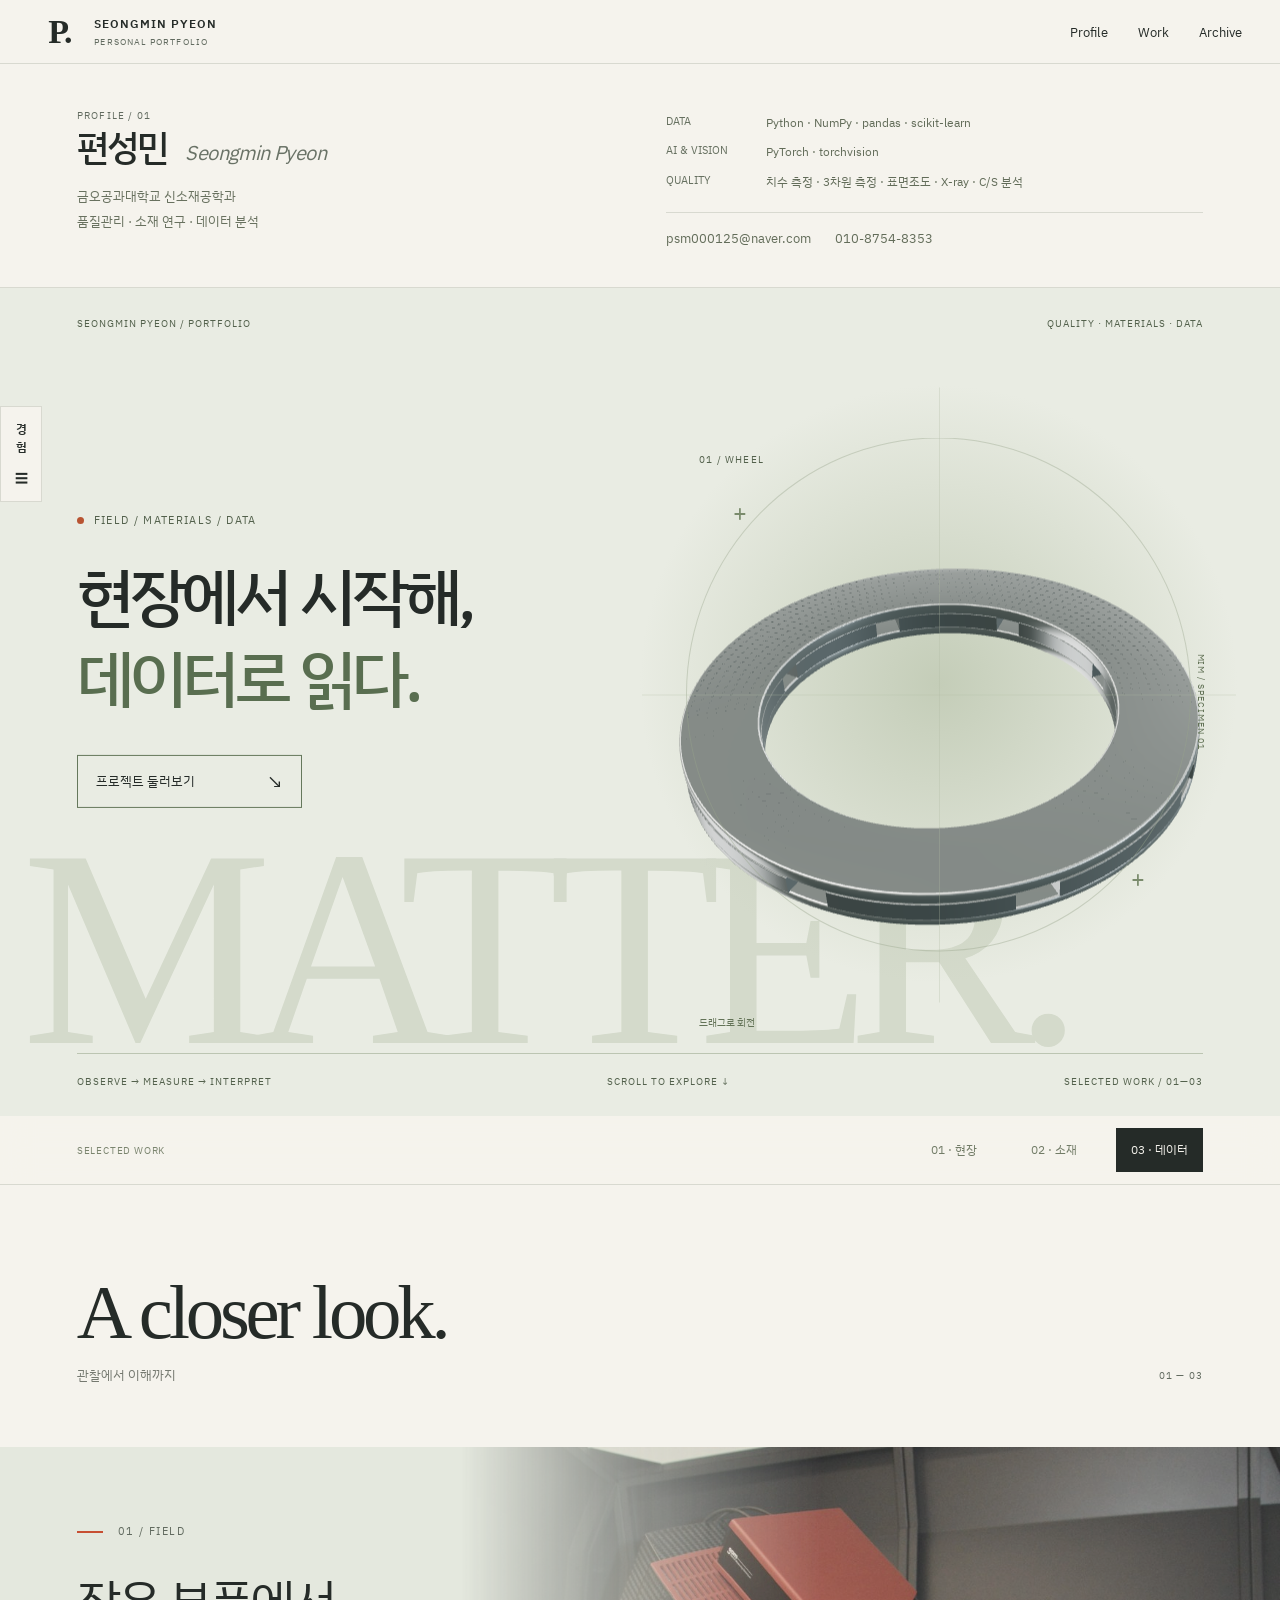
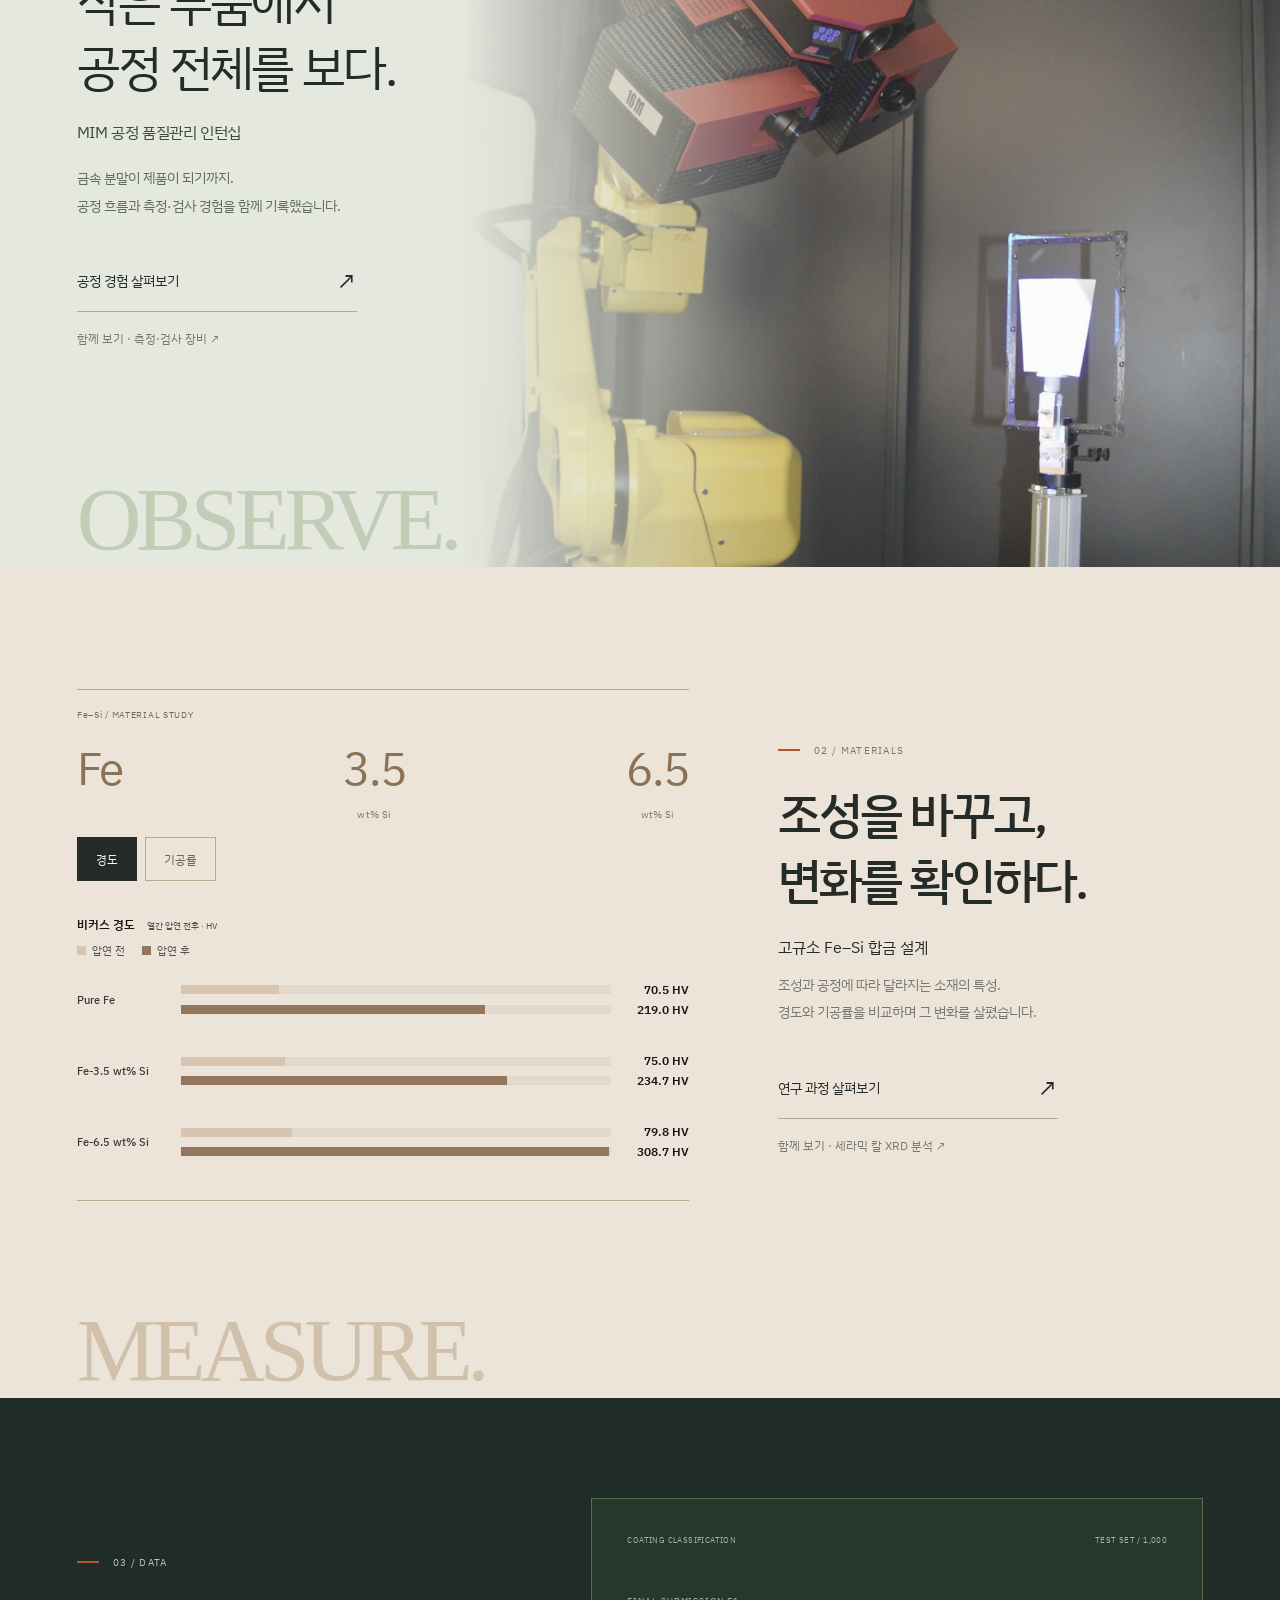
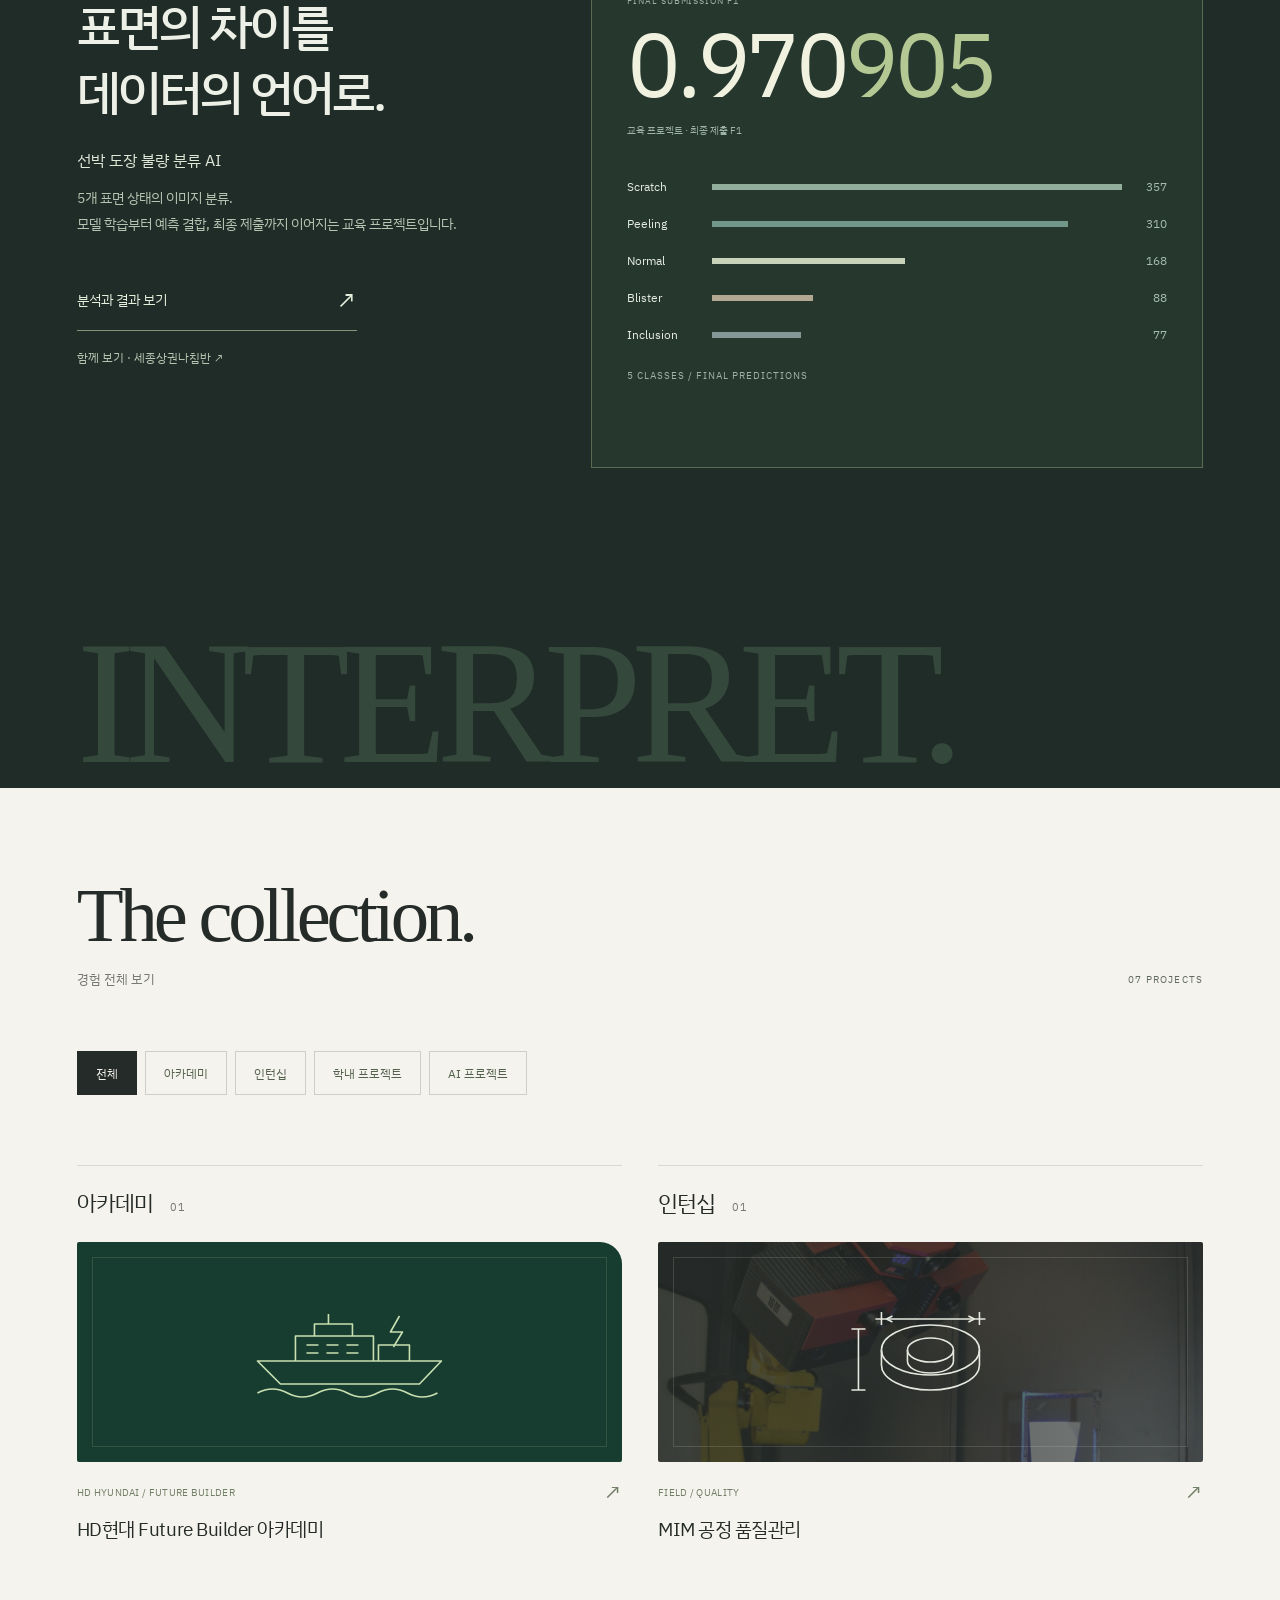
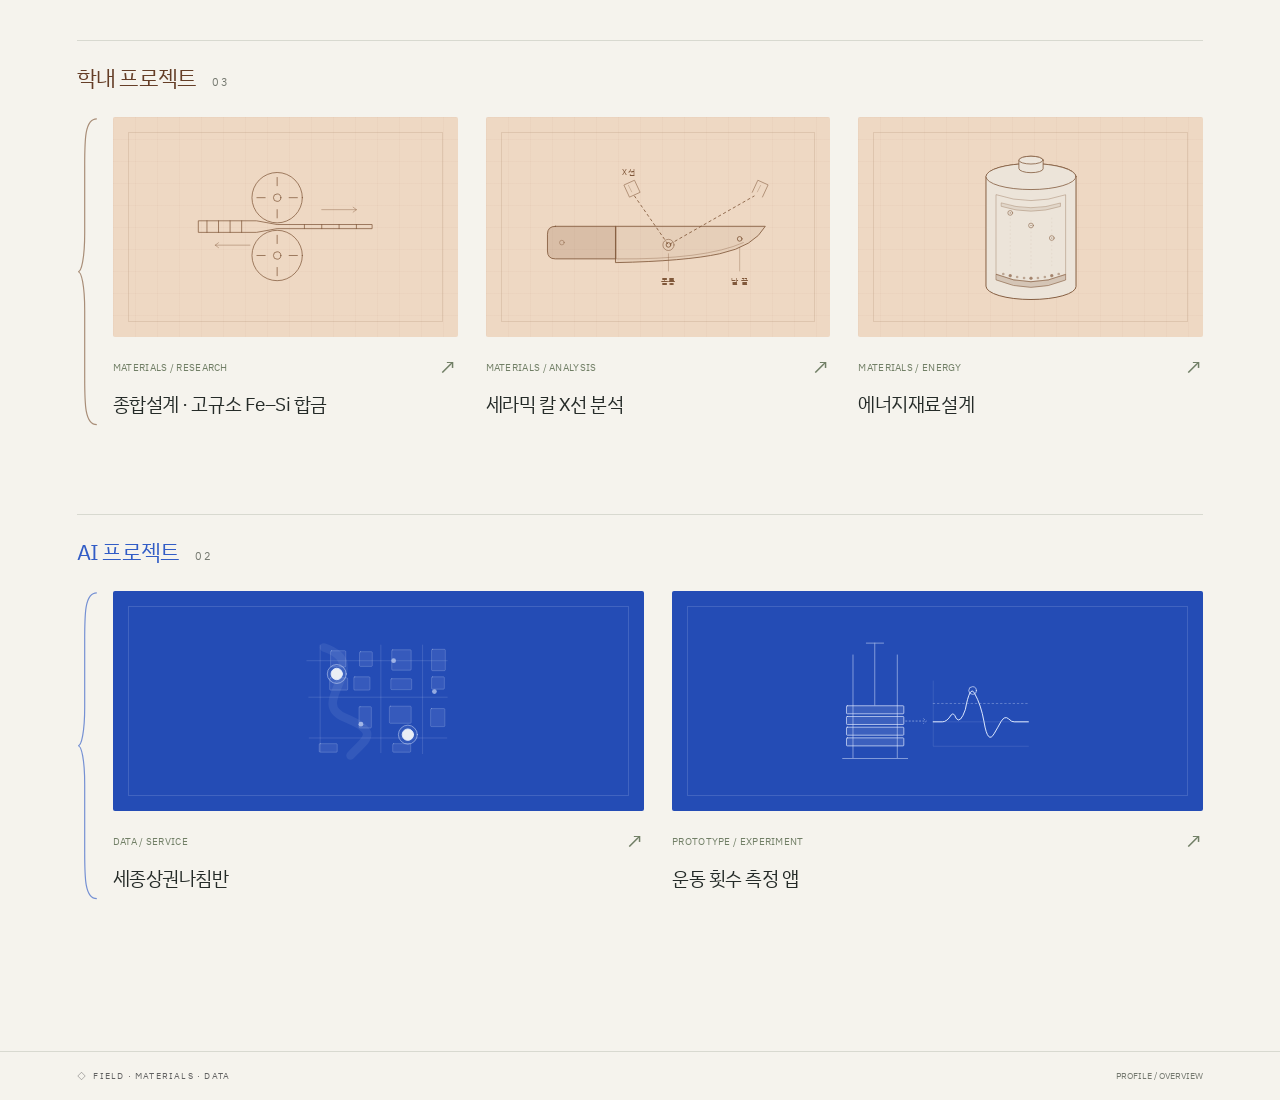
<file: index.html>
<!doctype html>
<html lang="ko">
<head>
  <meta charset="utf-8">
  <meta name="viewport" content="width=device-width,initial-scale=1">
  <meta name="description" content="Pyeon Seongmin's portfolio: manufacturing quality, materials research, and data-analysis projects.">
  <meta property="og:type" content="website">
  <meta property="og:locale" content="ko_KR">
  <meta property="og:title" content="Pyeon Seongmin — Experience Archive">
  <meta property="og:description" content="Manufacturing quality, materials research, and data-analysis projects.">
  <meta property="og:image" content="https://psm000125-crypto.github.io/my-portfolio/artifacts/og-preview-showcase.jpg">
  <meta name="twitter:image" content="https://psm000125-crypto.github.io/my-portfolio/artifacts/og-preview-showcase.jpg">
  <meta property="og:image:alt" content="Pyeon Seongmin portfolio preview">
  <meta name="twitter:card" content="summary_large_image">
  <meta name="twitter:title" content="Pyeon Seongmin — Experience Archive">
  <meta name="twitter:description" content="Manufacturing quality, materials research, and data-analysis projects.">
  <link rel="icon" type="image/svg+xml" href="data:image/svg+xml,%3Csvg xmlns='http://www.w3.org/2000/svg' viewBox='0 0 32 32'%3E%3Crect width='32' height='32' fill='%23161616'/%3E%3Ctext x='7' y='24' font-size='23' font-family='Arial' fill='%23ffffff'%3EP.%3C/text%3E%3C/svg%3E">
  <title>Pyeon Seongmin — Experience Archive</title>
  <link rel="stylesheet" href="style.css?v=20261004-refinement">
  <link rel="stylesheet" href="layout.css">
  <link rel="stylesheet" href="parts-integration.css">
  <link rel="stylesheet" href="ibm-theme.css?v=20261004-editorial">
  <link rel="stylesheet" href="story-visuals.css?v=20261005-energy-layers">
  <link rel="stylesheet" href="academy.css?v=20261004-reading-plates">
  <link rel="stylesheet" href="showcase.css?v=20261004-profile">
  <link rel="stylesheet" href="lab.css?v=20261005-visual-motion">
  <link rel="stylesheet" href="experience-themes.css?v=20261005-mim-clean-assets">
  <link rel="stylesheet" href="academy-theme.css?v=20261005-wave-reading">
  <link rel="stylesheet" href="ship-course.css?v=20261005-wave-reading">
  <link rel="stylesheet" href="experience-covers.css?v=20261011-structure-guides">
  <script src="experience.js" defer></script>
  <script src="academy.js?v=20261005-visual-motion" defer></script>
  <script src="artifacts.js" defer></script>
  <script src="artifact-data.js" defer></script>
  <script src="story-visuals.js?v=20261005-energy-contact-clean" defer></script>
  <script src="academy-visuals.js?v=20261005-diagram-refinements" defer></script>
  <script src="ship-course.js?v=20261005-wave-reading" defer></script>
  <script src="experience-covers.js?v=20261011-structure-guides" defer></script>
  <script src="showcase.js?v=20261005-field-navigation" defer></script>
  <script src="lab-motion.js?v=20261005-diagram-refinements" defer></script>
  <script src="app.js?v=20261005-energy-horizontal" defer></script>
</head>
<body>
  <div class="atmosphere" aria-hidden="true">
    <div class="grid-plane"></div>
    <div class="orbit orbit-one"></div>
    <div class="orbit orbit-two"></div>
  </div>
  <header class="masthead">
    <a class="brand" href="#profile"><span class="brand-mark">P.</span><span>SEONGMIN PYEON<small>PERSONAL PORTFOLIO</small></span></a>
    <div class="header-right"><i></i> EXPERIENCE ARCHIVE <span>2026 · VOL. 01</span></div>
    <nav class="portfolio-header-nav" aria-label="포트폴리오 바로가기"><button type="button" data-home-scroll="home-profile">Profile</button><button type="button" data-home-scroll="selected-work">Work</button><button type="button" data-home-scroll="home-archive">Archive</button></nav>
  </header>
  <button class="drawer-trigger" type="button" aria-expanded="false" aria-controls="experience-drawer" aria-label="경험 목록 열기"><span>경험</span> ☰</button>
  <main class="workspace">
    <aside class="navigation" id="experience-drawer" aria-label="경험 목록">
      <div class="section-label">INDEX <span>EXPERIENCES</span></div>
      <a href="#profile" class="profile-link" id="profile-link">◇ <span>프로필</span> ↗</a>
      <div class="nav-divider"><span>경험 아카이브</span><span>EXPERIENCES</span></div>
      <nav id="experience-nav" aria-label="경험 선택"></nav>
    </aside>
    <section class="stage" aria-label="프로필 및 경험"><div id="main-view" class="main-view"></div></section>
    <aside id="detail-panel" class="detail-panel" aria-label="경험 상세"></aside>
  </main>
  <footer class="footer"><span>◇&nbsp; FIELD · MATERIALS · DATA</span><span id="location-label">PROFILE / OVERVIEW</span></footer>
  <div id="announcer" class="sr-only" aria-live="polite"></div>
</body>
</html>
</file>
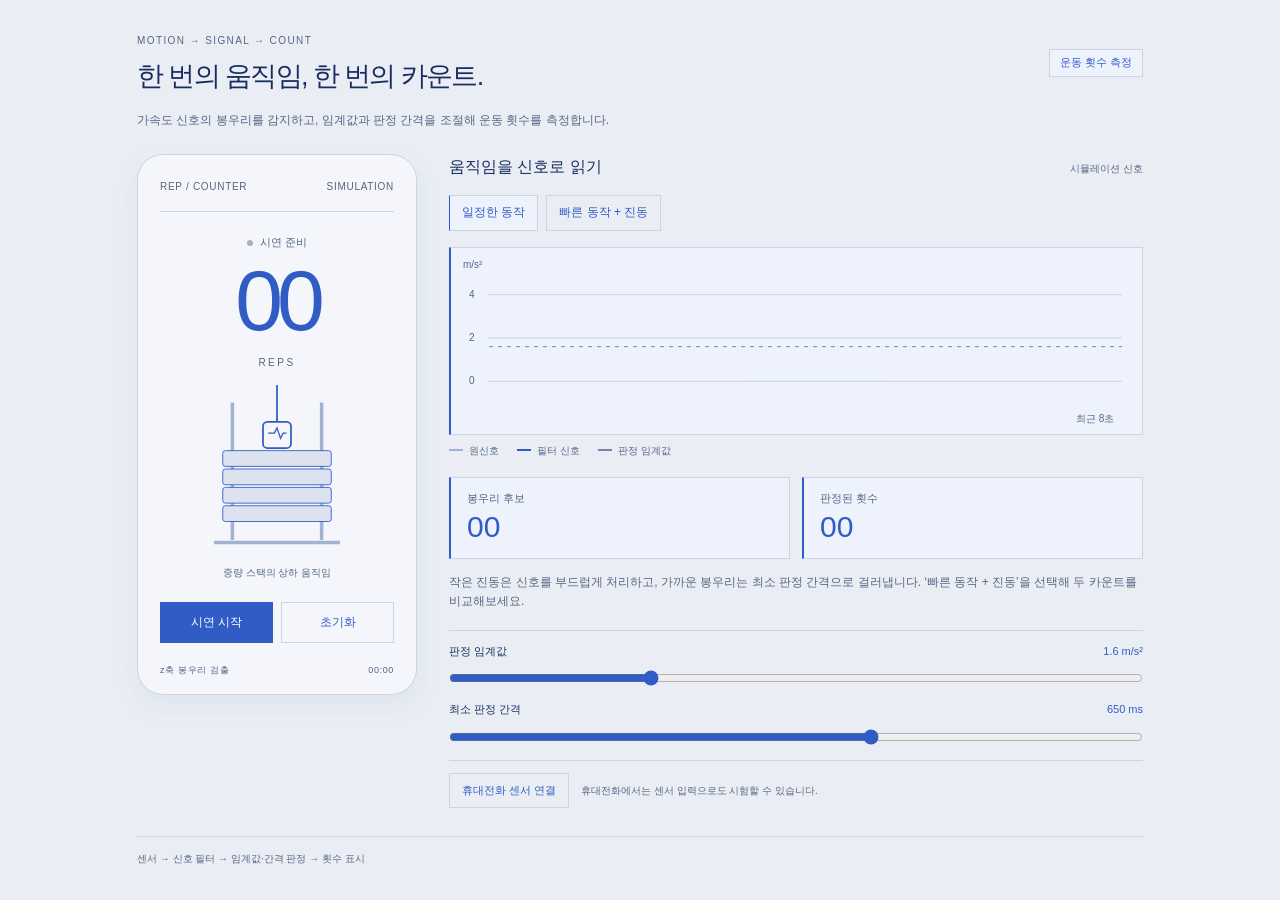
<file: artifacts/fitness-demo/index.html>
<!doctype html>
<html lang="ko">
<head>
  <meta charset="utf-8">
  <meta name="viewport" content="width=device-width,initial-scale=1">
  <title>운동 횟수 측정 앱</title>
  <link rel="stylesheet" href="demo.css?v=20261005-ai-blue">
  <script src="detector.js" defer></script>
  <script src="demo.js?v=20261005-ai-blue" defer></script>
</head>
<body>
  <main class="demo">
    <header class="demo-heading"><div><span class="kicker">MOTION → SIGNAL → COUNT</span><h1>한 번의 움직임, 한 번의 카운트.</h1></div><span class="badge">운동 횟수 측정</span></header>
    <p class="intro">가속도 신호의 봉우리를 감지하고, 임계값과 판정 간격을 조절해 운동 횟수를 측정합니다.</p>
    <div class="demo-grid">
      <section class="phone" aria-label="운동 횟수 측정 앱">
        <div class="phone-top"><span>REP / COUNTER</span><span id="source-label">SIMULATION</span></div>
        <div class="count-heading"><span class="status-dot"></span><span id="state-label">시연 준비</span></div>
        <div class="counter"><output id="rep-count" aria-label="판정된 운동 횟수">00</output><span>REPS</span></div>
        <div class="machine" aria-label="휴대전화를 놓은 중량 스택의 움직임 개념도">
          <svg viewBox="0 0 240 200" role="img" aria-label="중량 스택과 휴대전화">
            <path d="M69 20v157M171 20v157M48 180h144" fill="none" stroke="#bac9d3" stroke-width="4"/>
            <path d="M120 0v56" fill="none" stroke="#59758c" stroke-width="2"/>
            <g id="weight-stack" fill="#d6e0e7" stroke="#59758c">
              <rect x="58" y="75" width="124" height="18" rx="3"/><rect x="58" y="96" width="124" height="18" rx="3"/><rect x="58" y="117" width="124" height="18" rx="3"/><rect x="58" y="138" width="124" height="18" rx="3"/>
              <rect x="104" y="42" width="32" height="30" rx="5" fill="#f8f8f7" stroke-width="2"/><path d="M110 55h7l3-6 4 12 3-6h4" fill="none" stroke="#244b70" stroke-width="1.5"/>
            </g>
          </svg>
          <span id="machine-caption">중량 스택의 상하 움직임</span>
        </div>
        <div class="phone-actions"><button id="play" class="primary" type="button">시연 시작</button><button id="reset" type="button">초기화</button></div>
        <div class="phone-bottom"><span>z축 봉우리 검출</span><span id="elapsed">00:00</span></div>
      </section>
      <section class="signal-panel" aria-label="신호와 횟수 판정">
        <div class="panel-title"><h2>움직임을 신호로 읽기</h2><span id="signal-source">시뮬레이션 신호</span></div>
        <div class="scenarios" role="group" aria-label="시연 동작 선택"><button type="button" data-scenario="normal" aria-pressed="true">일정한 동작</button><button type="button" data-scenario="fast" aria-pressed="false">빠른 동작 + 진동</button></div>
        <div class="chart-wrap"><canvas id="signal-chart" aria-label="최근 8초의 원신호·필터 신호와 판정 임계값 그래프" role="img"></canvas></div>
        <div class="legend"><span class="raw">원신호</span><span class="filtered">필터 신호</span><span class="threshold">판정 임계값</span></div>
        <div class="metrics"><div><span>봉우리 후보</span><output id="raw-count">00</output></div><div><span>판정된 횟수</span><output id="confirmed-count">00</output></div></div>
        <p class="explanation">작은 진동은 신호를 부드럽게 처리하고, 가까운 봉우리는 최소 판정 간격으로 걸러냅니다. ‘빠른 동작 + 진동’을 선택해 두 카운트를 비교해보세요.</p>
        <div class="settings"><label for="threshold">판정 임계값 <output id="threshold-value">1.6 m/s²</output></label><input id="threshold" type="range" min="0.8" max="3.6" step="0.1" value="1.6"><label for="cooldown">최소 판정 간격 <output id="cooldown-value">650 ms</output></label><input id="cooldown" type="range" min="100" max="1000" step="50" value="650"></div>
        <div class="sensor-option"><button id="sensor" type="button">휴대전화 센서 연결</button><p id="sensor-help" role="status">휴대전화에서는 센서 입력으로도 시험할 수 있습니다.</p></div>
      </section>
    </div>
    <footer>센서 → 신호 필터 → 임계값·간격 판정 → 횟수 표시</footer>
  </main>
</body>
</html>
</file>
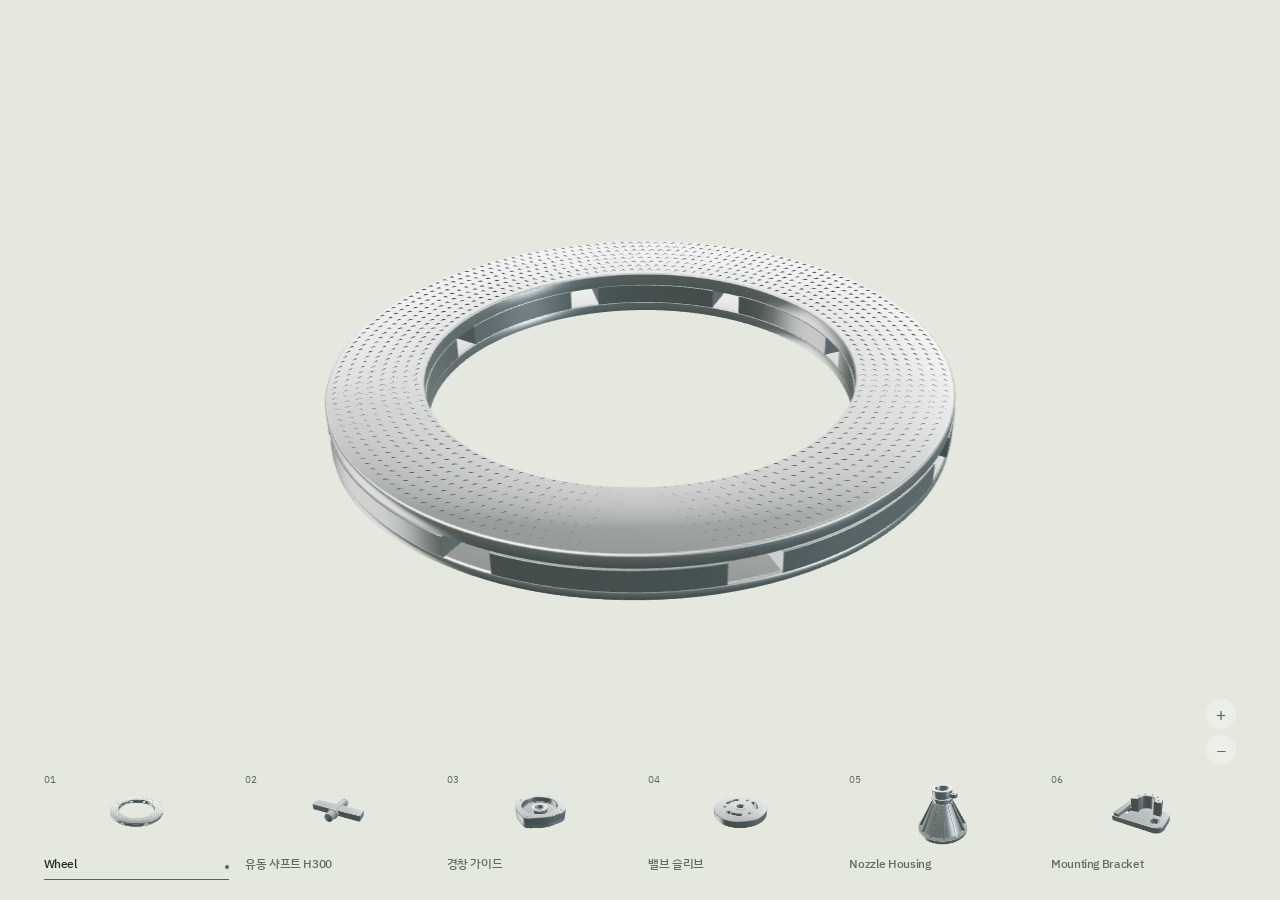
<file: artifacts/parts-3d/index.html>
<!doctype html>
<html lang="ko">
<head>
  <meta charset="utf-8">
  <meta name="viewport" content="width=device-width,initial-scale=1">
  <meta name="description" content="인턴십에서 관리한 부품의 인터랙티브 3D 아카이브">
  <title>부품 3D 아카이브 · 편성민</title>
  <link rel="stylesheet" href="https://fonts.googleapis.com/css2?family=IBM+Plex+Sans+KR:wght@400;500;600&family=IBM+Plex+Sans:wght@400;500;600&display=swap">
  <link rel="stylesheet" href="viewer.css?v=20261005-mim-sage">
  <link rel="stylesheet" href="hero.css?v=20261005-mim-sage">
  <script src="vendor/three.min.js" defer></script>
  <script src="models.js" defer></script>
  <script src="viewer.js?v=20261004-refinement" defer></script>
</head>
<body>
  <main class="archive">
    <section class="exhibit" aria-label="선택한 부품의 3D 뷰어">
      <div class="viewer-column"><div class="stage" id="stage"><canvas id="scene" tabindex="0" role="img" aria-label="3D 부품. 왼쪽 드래그 또는 방향키로 회전, 휠 또는 더하기와 빼기 키로 확대와 축소"></canvas><div id="load-state" role="status">입체 모델을 준비하고 있습니다.</div><div class="zoom-controls"><button type="button" id="zoom-in" aria-label="확대">＋</button><span id="zoom-value" class="sr-only">100%</span><button type="button" id="zoom-out" aria-label="축소">−</button></div><div class="sr-only"><span id="part-number">01</span><span id="part-english">WHEEL</span><h1 id="part-title">Wheel</h1><p id="part-description"></p><ul id="part-features"></ul><span id="view-label">기본 시점</span></div></div></div>
    </section>
    <section class="collection" aria-labelledby="collection-title"><h2 id="collection-title" class="sr-only">부품 선택</h2><div id="part-list" class="part-list" role="group" aria-label="부품 선택"></div></section>
    <p id="announcement" class="sr-only" aria-live="polite"></p>
  </main>
  <noscript>3D 부품을 보려면 브라우저에서 JavaScript를 활성화해 주세요.</noscript>
</body>
</html>
</file>
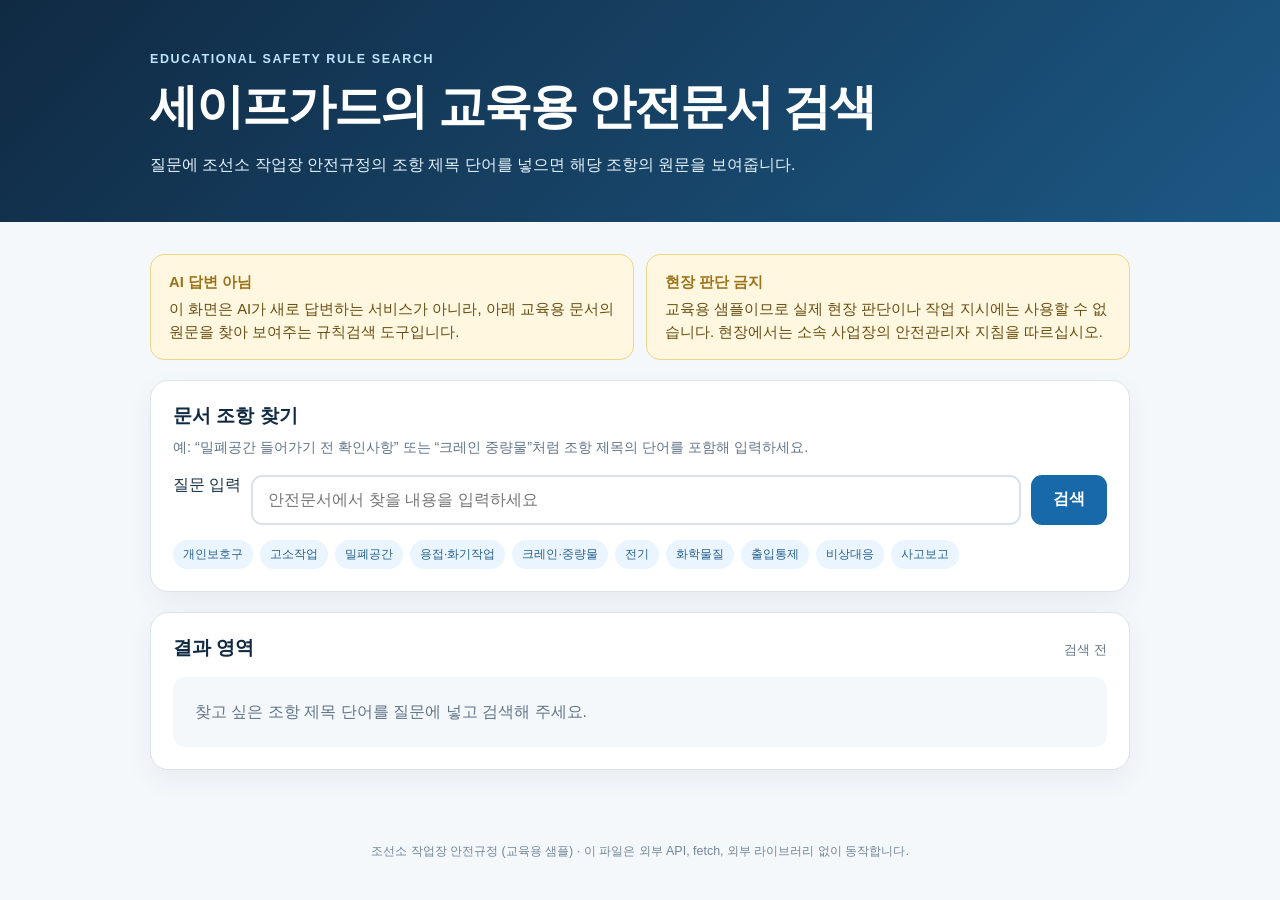
<file: chatbot.html>
<!doctype html>
<html lang="ko">
<head>
  <meta charset="utf-8">
  <meta name="viewport" content="width=device-width, initial-scale=1">
  <title>세이프가드의 교육용 안전문서 검색</title>
  <style>
    :root {
      --navy: #102a43;
      --blue: #1769aa;
      --sky: #eaf5ff;
      --ink: #183247;
      --muted: #617589;
      --line: #d8e3ec;
      --paper: #f5f8fb;
      --warning: #fff7df;
      --warning-line: #eed58e;
      font-family: Pretendard, "Noto Sans KR", Arial, sans-serif;
      color: var(--ink);
      background: var(--paper);
    }
    * { box-sizing: border-box; }
    body { margin: 0; background: var(--paper); }
    header { padding: 52px 20px 44px; color: white; background: linear-gradient(135deg, var(--navy), #1c5884); }
    .wrap { width: min(980px, calc(100% - 32px)); margin: 0 auto; }
    .eyebrow { margin: 0 0 12px; color: #bfe5ff; font-size: .78rem; font-weight: 800; letter-spacing: .13em; }
    h1 { margin: 0; font-size: clamp(1.8rem, 5vw, 3rem); line-height: 1.2; letter-spacing: -.04em; }
    .intro { max-width: 680px; margin: 16px 0 0; color: #e5f3fc; line-height: 1.65; }
    main { padding: 32px 0 52px; }
    .notice-grid { display: grid; grid-template-columns: 1fr 1fr; gap: 12px; margin-bottom: 20px; }
    .notice { padding: 16px 18px; border: 1px solid var(--warning-line); border-radius: 14px; color: #684d12; background: var(--warning); line-height: 1.55; font-size: .92rem; }
    .notice strong { display: block; margin-bottom: 4px; color: #9b7119; }
    .search-card, .result-card { padding: 22px; border: 1px solid var(--line); border-radius: 18px; background: white; box-shadow: 0 10px 28px rgba(16, 42, 67, .06); }
    .search-card h2, .result-heading h2 { margin: 0; color: var(--navy); font-size: 1.2rem; }
    .help { margin: 7px 0 16px; color: var(--muted); font-size: .9rem; line-height: 1.55; }
    .search-row { display: flex; gap: 10px; }
    input { min-width: 0; flex: 1; padding: 14px 15px; border: 2px solid var(--line); border-radius: 11px; color: var(--ink); font: inherit; font-size: 1rem; }
    input:focus { outline: 3px solid #b9e1ff; border-color: var(--blue); }
    button { padding: 0 22px; border: 0; border-radius: 11px; color: white; background: var(--blue); font: inherit; font-weight: 800; cursor: pointer; }
    button:hover { background: #0d568f; }
    .keywords { display: flex; flex-wrap: wrap; gap: 7px; margin-top: 15px; }
    .keywords span { padding: 6px 10px; border-radius: 99px; color: #27618d; background: var(--sky); font-size: .78rem; }
    .result-card { margin-top: 20px; }
    .result-heading { display: flex; align-items: baseline; justify-content: space-between; gap: 12px; margin-bottom: 16px; }
    .result-count { color: var(--muted); font-size: .84rem; }
    .query-label { margin: 0 0 14px; color: var(--muted); font-size: .9rem; }
    .query-label span { color: var(--navy); font-weight: 800; overflow-wrap: anywhere; }
    .rule { padding: 18px; border: 1px solid #e0eaf1; border-radius: 14px; background: #fbfdff; }
    .rule + .rule { margin-top: 12px; }
    .rule-title { margin: 0 0 12px; color: var(--blue); font-size: 1.05rem; }
    .rule ol { margin: 0; padding-left: 22px; }
    .rule li { padding: 3px 0; line-height: 1.65; }
    .empty { margin: 0; padding: 22px; color: var(--muted); border-radius: 12px; background: #f5f8fb; line-height: 1.65; }
    footer { padding: 20px; color: #718598; text-align: center; font-size: .78rem; line-height: 1.6; }
    @media (max-width: 620px) {
      header { padding: 38px 16px 34px; }
      .wrap { width: min(100% - 24px, 560px); }
      .notice-grid { grid-template-columns: 1fr; }
      .search-row { flex-direction: column; }
      button { min-height: 48px; }
      .search-card, .result-card { padding: 17px; }
      .result-heading { display: block; }
      .result-count { display: block; margin-top: 5px; }
    }
  </style>
</head>
<body>
  <header>
    <div class="wrap">
      <p class="eyebrow">EDUCATIONAL SAFETY RULE SEARCH</p>
      <h1>세이프가드의 교육용 안전문서 검색</h1>
      <p class="intro">질문에 조선소 작업장 안전규정의 조항 제목 단어를 넣으면 해당 조항의 원문을 보여줍니다.</p>
    </div>
  </header>

  <main class="wrap">
    <section class="notice-grid" aria-label="사용 전 안내">
      <div class="notice"><strong>AI 답변 아님</strong>이 화면은 AI가 새로 답변하는 서비스가 아니라, 아래 교육용 문서의 원문을 찾아 보여주는 규칙검색 도구입니다.</div>
      <div class="notice"><strong>현장 판단 금지</strong>교육용 샘플이므로 실제 현장 판단이나 작업 지시에는 사용할 수 없습니다. 현장에서는 소속 사업장의 안전관리자 지침을 따르십시오.</div>
    </section>

    <section class="search-card" aria-labelledby="search-title">
      <h2 id="search-title">문서 조항 찾기</h2>
      <p class="help">예: “밀폐공간 들어가기 전 확인사항” 또는 “크레인 중량물”처럼 조항 제목의 단어를 포함해 입력하세요.</p>
      <form id="searchForm">
        <div class="search-row">
          <label for="question" class="sr-only">질문 입력</label>
          <input id="question" name="question" type="text" autocomplete="off" placeholder="안전문서에서 찾을 내용을 입력하세요" required>
          <button type="submit">검색</button>
        </div>
      </form>
      <div class="keywords" aria-label="검색 가능한 조항 제목 단어">
        <span>개인보호구</span><span>고소작업</span><span>밀폐공간</span><span>용접·화기작업</span><span>크레인·중량물</span><span>전기</span><span>화학물질</span><span>출입통제</span><span>비상대응</span><span>사고보고</span>
      </div>
    </section>

    <section class="result-card" aria-live="polite" aria-labelledby="result-title">
      <div class="result-heading"><h2 id="result-title">결과 영역</h2><span id="resultCount" class="result-count">검색 전</span></div>
      <div id="results"><p class="empty">찾고 싶은 조항 제목 단어를 질문에 넣고 검색해 주세요.</p></div>
    </section>
  </main>

  <footer>조선소 작업장 안전규정 (교육용 샘플) · 이 파일은 외부 API, fetch, 외부 라이브러리 없이 동작합니다.</footer>

  <!-- 원문 보관: safety_rules.md의 조항 번호와 원문을 HTML 안에 그대로 포함합니다. -->
  <template id="source-document">
# 조선소 작업장 안전규정 (교육용 샘플)

> 이 문서는 AI 교육 실습용 샘플입니다. 공개된 산업안전보건 기준을 바탕으로 교육 목적에 맞게 요약·재구성한 것으로, 실제 사업장 규정이 아닙니다. 현장에서는 소속 사업장의 안전관리자 지침을 따르십시오.

## 제1조 (개인보호구)
1. 작업장 출입 시 안전모, 안전화, 보안경을 항상 착용한다.
2. 용접·연삭 작업 시 보안면, 방진마스크, 용접 장갑을 추가로 착용한다.
3. 보호구가 파손되거나 없는 상태로는 어떤 작업도 시작하지 않는다. "잠깐만"도 예외가 아니다.
4. 보호구가 없으면 작업을 중단하고 현장 안전관리자에게 지급을 요청한다.

## 제2조 (고소작업)
1. 높이 2m 이상에서 작업할 때는 작업 시작 전에 안전대를 착용하고, 지정된 걸이 지점에 건다.
2. 추락 위험이 있는 개구부와 작업 발판 가장자리에는 안전난간을 먼저 설치한다.
3. 강풍(순간풍속 10m/s 이상), 강우, 강설 시 옥외 고소작업을 중지한다.
4. 사다리 위에서 용접·연삭 등 양손 작업을 하지 않는다.

## 제3조 (밀폐공간)
1. 탱크, 이중저, 코퍼댐 등 밀폐공간에 들어가기 전에 산소농도(18~23.5%)와 유해가스 농도를 측정하고 기록한다.
2. 측정 결과가 기준을 벗어나면 환기 후 재측정하고, 기준에 들어올 때까지 출입하지 않는다.
3. 출입 전 밀폐공간 작업 허가서를 발급받고, 외부에 감시인 1명 이상을 배치한다.
4. 작업 중에도 산소농도를 계속 측정하고, 감시인은 출입구를 떠나지 않는다.

## 제4조 (용접·화기작업)
1. 화기작업 전에 화기작업 허가서를 발급받고, 반경 10m 이내의 가연물을 제거하거나 불연 덮개로 덮는다.
2. 화기작업 중에는 화재감시자를 배치하고, 소화기를 작업 위치 3m 이내에 둔다.
3. 화재감시자는 작업 종료 후 30분간 현장을 감시한다.
4. 가스 호스와 용접 케이블의 손상 여부를 작업 전에 점검한다.

## 제5조 (크레인·중량물)
1. 크레인으로 중량물을 인양하는 동안 인양물 아래와 반경 내에 사람이 서거나 지나가지 않는다.
2. 신호수는 1명만 지정하고, 운전자는 지정된 신호수의 신호에만 따른다.
3. 와이어로프, 슬링, 샤클은 작업 전 점검하고 손상된 것은 즉시 폐기한다.
4. 인양물의 무게가 정격 하중을 초과하면 인양하지 않는다.

## 제6조 (전기)
1. 전기 설비 작업 전에 전원을 차단하고 잠금장치(LOTO)와 표지를 부착한다.
2. 젖은 손이나 젖은 장소에서 전기 기기를 다루지 않는다.
3. 피복이 벗겨진 전선과 파손된 콘센트는 사용하지 않고 즉시 신고한다.
4. 이동식 전기 기기는 누전차단기를 거쳐 사용한다.

## 제7조 (화학물질)
1. 도료, 희석제, 세척제 등 화학물질을 다루기 전에 물질안전보건자료(MSDS)를 확인한다.
2. 화학물질을 다룰 때는 내화학 장갑과 보안경을 착용하고 환기를 유지한다.
3. 화학물질 용기에는 반드시 내용물 표시 라벨을 부착하고, 음료 용기에 옮겨 담지 않는다.
4. 피부에 닿거나 눈에 들어가면 즉시 흐르는 물로 15분 이상 씻고 보고한다.

## 제8조 (출입통제)
1. 지정된 출입구로만 출입하고, 출입증을 항상 패용한다.
2. 위험구역(도장 중, 방사선 검사 중, 인양 중)에는 출입 표지가 있는 동안 들어가지 않는다.
3. 외부 방문자는 안전교육 이수 후 인솔자와 함께 이동한다.
4. 작업장 내에서는 지정된 보행로로 이동하고 뛰지 않는다.

## 제9조 (비상대응)
1. 화재, 가스 누출, 추락 등 비상 상황을 발견하면 즉시 큰 소리로 알리고 비상연락번호로 신고한다.
2. 대피 방송이 나오면 작업을 멈추고 지정된 대피 경로로 집결지에 모인다.
3. 엘리베이터와 크레인은 대피에 사용하지 않는다.
4. 소화기, 비상샤워, 구급함의 위치를 작업 시작 전에 확인한다.

## 제10조 (사고보고)
1. 부상, 아차사고, 설비 손상은 크기와 관계없이 당일 안전관리자에게 보고한다.
2. 사고 현장은 조사가 끝날 때까지 보존한다.
3. 보고 내용에는 일시, 장소, 작업 내용, 부상 부위, 목격자를 포함한다.
4. 보고자에게 불이익을 주지 않는다.
  </template>

  <script>
    // 원문은 safety_rules.md에서 옮긴 교육용 샘플이며, 검색 결과는 이 데이터만 사용합니다.
    const rules = [
      { no: 1, title: "개인보호구", keywords: ["개인보호구", "보호구", "안전모", "안전화", "보안경"], items: [
        "작업장 출입 시 안전모, 안전화, 보안경을 항상 착용한다.",
        "용접·연삭 작업 시 보안면, 방진마스크, 용접 장갑을 추가로 착용한다.",
        "보호구가 파손되거나 없는 상태로는 어떤 작업도 시작하지 않는다. \"잠깐만\"도 예외가 아니다.",
        "보호구가 없으면 작업을 중단하고 현장 안전관리자에게 지급을 요청한다."
      ]},
      { no: 2, title: "고소작업", keywords: ["고소작업", "안전대", "안전난간", "사다리"], items: [
        "높이 2m 이상에서 작업할 때는 작업 시작 전에 안전대를 착용하고, 지정된 걸이 지점에 건다.",
        "추락 위험이 있는 개구부와 작업 발판 가장자리에는 안전난간을 먼저 설치한다.",
        "강풍(순간풍속 10m/s 이상), 강우, 강설 시 옥외 고소작업을 중지한다.",
        "사다리 위에서 용접·연삭 등 양손 작업을 하지 않는다."
      ]},
      { no: 3, title: "밀폐공간", keywords: ["밀폐공간", "산소농도", "유해가스", "감시인"], items: [
        "탱크, 이중저, 코퍼댐 등 밀폐공간에 들어가기 전에 산소농도(18~23.5%)와 유해가스 농도를 측정하고 기록한다.",
        "측정 결과가 기준을 벗어나면 환기 후 재측정하고, 기준에 들어올 때까지 출입하지 않는다.",
        "출입 전 밀폐공간 작업 허가서를 발급받고, 외부에 감시인 1명 이상을 배치한다.",
        "작업 중에도 산소농도를 계속 측정하고, 감시인은 출입구를 떠나지 않는다."
      ]},
      { no: 4, title: "용접·화기작업", keywords: ["용접", "화기작업", "화재감시자", "소화기"], items: [
        "화기작업 전에 화기작업 허가서를 발급받고, 반경 10m 이내의 가연물을 제거하거나 불연 덮개로 덮는다.",
        "화기작업 중에는 화재감시자를 배치하고, 소화기를 작업 위치 3m 이내에 둔다.",
        "화재감시자는 작업 종료 후 30분간 현장을 감시한다.",
        "가스 호스와 용접 케이블의 손상 여부를 작업 전에 점검한다."
      ]},
      { no: 5, title: "크레인·중량물", keywords: ["크레인", "중량물", "인양물", "신호수", "와이어로프", "슬링", "샤클"], items: [
        "크레인으로 중량물을 인양하는 동안 인양물 아래와 반경 내에 사람이 서거나 지나가지 않는다.",
        "신호수는 1명만 지정하고, 운전자는 지정된 신호수의 신호에만 따른다.",
        "와이어로프, 슬링, 샤클은 작업 전 점검하고 손상된 것은 즉시 폐기한다.",
        "인양물의 무게가 정격 하중을 초과하면 인양하지 않는다."
      ]},
      { no: 6, title: "전기", keywords: ["전기", "LOTO", "잠금장치", "누전차단기", "전선", "콘센트"], items: [
        "전기 설비 작업 전에 전원을 차단하고 잠금장치(LOTO)와 표지를 부착한다.",
        "젖은 손이나 젖은 장소에서 전기 기기를 다루지 않는다.",
        "피복이 벗겨진 전선과 파손된 콘센트는 사용하지 않고 즉시 신고한다.",
        "이동식 전기 기기는 누전차단기를 거쳐 사용한다."
      ]},
      { no: 7, title: "화학물질", keywords: ["화학물질", "MSDS", "내화학 장갑", "환기"], items: [
        "도료, 희석제, 세척제 등 화학물질을 다루기 전에 물질안전보건자료(MSDS)를 확인한다.",
        "화학물질을 다룰 때는 내화학 장갑과 보안경을 착용하고 환기를 유지한다.",
        "화학물질 용기에는 반드시 내용물 표시 라벨을 부착하고, 음료 용기에 옮겨 담지 않는다.",
        "피부에 닿거나 눈에 들어가면 즉시 흐르는 물로 15분 이상 씻고 보고한다."
      ]},
      { no: 8, title: "출입통제", keywords: ["출입통제", "출입구", "출입증", "위험구역", "보행로"], items: [
        "지정된 출입구로만 출입하고, 출입증을 항상 패용한다.",
        "위험구역(도장 중, 방사선 검사 중, 인양 중)에는 출입 표지가 있는 동안 들어가지 않는다.",
        "외부 방문자는 안전교육 이수 후 인솔자와 함께 이동한다.",
        "작업장 내에서는 지정된 보행로로 이동하고 뛰지 않는다."
      ]},
      { no: 9, title: "비상대응", keywords: ["비상대응", "화재", "가스 누출", "대피", "비상샤워", "구급함"], items: [
        "화재, 가스 누출, 추락 등 비상 상황을 발견하면 즉시 큰 소리로 알리고 비상연락번호로 신고한다.",
        "대피 방송이 나오면 작업을 멈추고 지정된 대피 경로로 집결지에 모인다.",
        "엘리베이터와 크레인은 대피에 사용하지 않는다.",
        "소화기, 비상샤워, 구급함의 위치를 작업 시작 전에 확인한다."
      ]},
      { no: 10, title: "사고보고", keywords: ["사고보고", "부상", "아차사고", "설비 손상", "목격자"], items: [
        "부상, 아차사고, 설비 손상은 크기와 관계없이 당일 안전관리자에게 보고한다.",
        "사고 현장은 조사가 끝날 때까지 보존한다.",
        "보고 내용에는 일시, 장소, 작업 내용, 부상 부위, 목격자를 포함한다.",
        "보고자에게 불이익을 주지 않는다."
      ]}
    ];

    const form = document.getElementById("searchForm");
    const input = document.getElementById("question");
    const results = document.getElementById("results");
    const count = document.getElementById("resultCount");

    function render(query) {
      const normalized = query.toLocaleLowerCase();
      // 질문 속 조사·어미가 붙은 표현도 인식합니다. 예: "개인이라면" → "개인보호구"
      const questionTerms = normalized.match(/[가-힣a-z0-9]+/gi) || [];
      const found = rules.filter(rule => {
        const searchableWords = [rule.title, ...rule.keywords].map(word => word.toLocaleLowerCase());
        return searchableWords.some(word => {
          if (normalized.includes(word)) return true;
          return questionTerms.some(term => term.length >= 2 && (word.includes(term) || term.includes(word)));
        });
      });
      results.replaceChildren();
      const queryLabel = document.createElement("p");
      queryLabel.className = "query-label";
      queryLabel.append("검색어: ");
      const safeQuery = document.createElement("span");
      safeQuery.textContent = query;
      queryLabel.append(safeQuery);
      results.append(queryLabel);

      if (!query.trim() || found.length === 0) {
        const message = document.createElement("p");
        message.className = "empty";
        message.textContent = !query.trim()
          ? "질문이 모호합니다. 개인보호구, 고소작업, 밀폐공간 등 조항 제목의 단어를 포함해 입력해 주세요."
          : "입력하신 단어와 일치하는 조항 제목을 찾지 못했습니다. 개인보호구, 고소작업, 밀폐공간 등 문서의 조항 제목 단어로 다시 검색해 주세요.";
        results.append(message);
        count.textContent = "검색 결과 없음";
        return;
      }

      count.textContent = `${found.length}개 조항`;
      found.forEach(rule => {
        const article = document.createElement("article");
        article.className = "rule";
        const title = document.createElement("h3");
        title.className = "rule-title";
        title.textContent = `제${rule.no}조 (${rule.title})`;
        const list = document.createElement("ol");
        rule.items.forEach(item => { const li = document.createElement("li"); li.textContent = item; list.append(li); });
        article.append(title, list);
        results.append(article);
      });
    }

    form.addEventListener("submit", event => { event.preventDefault(); render(input.value); });
  </script>
</body>
</html>
</file>
<file: style.css>
:root{--paper:#eeedeb;--ink:#35383b;--muted:#707176;--rose:#FAF6F5;--accent:#956968;--line:rgba(84,82,84,.18)}*{box-sizing:border-box}body{margin:0;color:var(--ink);background:var(--paper);font-family:'Malgun Gothic','Apple SD Gothic Neo',sans-serif;font-size:14px}a{color:inherit;text-decoration:none}button{font:inherit;color:inherit;cursor:pointer}button,a{-webkit-tap-highlight-color:transparent}button:focus-visible,a:focus-visible,summary:focus-visible{outline:2px solid var(--accent);outline-offset:5px}::selection{background:var(--rose)}.atmosphere{position:fixed;inset:0;overflow:hidden;pointer-events:none;z-index:-1;background:radial-gradient(ellipse at 65% 43%,#faf9f7 0,transparent 52%),radial-gradient(ellipse at 74% 85%,#f0d7d580,transparent 50%)}.grid-plane{position:absolute;inset:45% -60% -100%;transform:perspective(430px) rotateX(58deg);background-image:linear-gradient(#9b929317 1px,transparent 1px),linear-gradient(90deg,#9b929317 1px,transparent 1px);background-size:80px 80px;mask-image:linear-gradient(transparent,#000)}.orbit{position:absolute;width:650px;height:650px;border:1px solid #aaa1a11a;transform:rotate(35deg);top:12%;left:34%;animation:drift 30s ease-in-out infinite alternate}.orbit-two{width:480px;height:480px;left:44%;top:24%;transform:rotate(65deg);animation-direction:alternate-reverse}@keyframes drift{to{transform:translate(15px,-20px) rotate(48deg)}}.masthead{height:102px;margin:0 4%;display:flex;align-items:center;justify-content:space-between;border-bottom:1px solid var(--line)}.brand{display:flex;align-items:center;gap:16px;font-size:11px;font-weight:700;letter-spacing:2px}.brand-mark{font-family:Georgia,serif;font-size:35px;font-style:italic;font-weight:400;letter-spacing:-4px;border-right:1px solid var(--line);padding-right:23px}.brand small{display:block;font-size:8px;letter-spacing:2.5px;font-weight:400;margin-top:7px;color:var(--muted)}.header-right{display:flex;align-items:center;gap:10px;font-size:9px;letter-spacing:1.5px}.header-right i{width:5px;height:5px;background:var(--accent);transform:rotate(45deg)}.header-right span{margin-left:35px;color:var(--muted)}.workspace{display:grid;grid-template-columns:250px minmax(360px,1fr) 300px;min-height:calc(100dvh - 158px);max-width:1800px;margin:auto;padding:44px 4% 30px;gap:40px}.section-label{font-size:10px;letter-spacing:2px;display:flex;justify-content:space-between;color:var(--muted)}.section-label span{font-size:9px;letter-spacing:1px}.profile-link{display:flex;align-items:center;gap:15px;margin:24px 0 30px;padding:15px 12px;border:1px solid var(--line);font-size:13px}.profile-link span{flex:1}.profile-link.active{background:#FAF6F54a;border-color:#cbb0ae}.nav-divider{display:flex;justify-content:space-between;font-size:10px;color:var(--muted);margin-bottom:16px}.nav-divider span:last-child{font-size:8px;letter-spacing:1px}.nav-item{display:grid;grid-template-columns:25px 1fr 12px;align-items:center;gap:8px;position:relative;padding:17px 8px;border-bottom:1px solid var(--line);transition:background .25s,transform .25s}.nav-item .num{font-size:10px;color:#8a8384;font-family:monospace}.nav-item strong{display:block;font-size:12px;font-weight:500}.nav-item small{display:block;font-size:8px;letter-spacing:.8px;color:var(--muted);margin-top:6px}.nav-item .arrow{opacity:0;font-size:17px}.nav-item:hover{background:#ffffff6b;transform:translateX(4px)}.nav-item.active{background:linear-gradient(90deg,#FAF6F595,#FAF6F528);transform:translateX(7px)}.nav-item.active:before{content:'';position:absolute;left:0;top:0;bottom:0;width:2px;background:var(--accent)}.nav-item.active .arrow{opacity:1}.nav-foot{display:flex;gap:14px;margin-top:28px;color:var(--muted);align-items:center}.nav-foot>span{font-size:26px;color:#b49a98}.nav-foot p{font-size:10px;line-height:1.9}.stage{min-width:0;position:relative;padding:30px 0 0}.main-view{position:relative;min-height:560px}.eyebrow{font:10px monospace;letter-spacing:2px;color:var(--accent);display:flex;align-items:center;gap:13px}.eyebrow:before{content:'';height:1px;width:25px;background:var(--accent)}.hero-name{font-weight:400;font-size:clamp(56px,5.8vw,90px);letter-spacing:-5px;line-height:1.1;margin:38px 0 14px}.english-name{font:italic 24px Georgia,serif;color:#9a8584;letter-spacing:.5px}.hero-statement{font-size:clamp(23px,2.25vw,34px);font-weight:400;line-height:1.65;letter-spacing:-1.3px;margin:35px 0 16px;word-break:keep-all}.hero-statement em{font-style:normal;position:relative;background:linear-gradient(transparent 65%,#FAF6F57a 65%)}.intro{font-size:13px;line-height:2;color:var(--muted);max-width:440px;word-break:keep-all}.profile-facts{display:grid;grid-template-columns:1fr 1fr;border-top:1px solid var(--line);margin-top:30px;padding-top:20px;gap:25px}.fact-label{font-size:8px;letter-spacing:1.5px;color:var(--muted);margin-bottom:9px}.fact-value{font-size:12px;line-height:1.8}.primary-link{display:inline-flex;align-items:center;gap:35px;border-bottom:1px solid #ab8988;padding:14px 0;margin-top:22px;font-size:12px}.primary-link span{color:var(--accent);font-size:20px}.hero-index{position:absolute;top:-25px;right:5px;font:italic 110px Georgia,serif;color:#b7a4a41c;pointer-events:none}.detail-panel{position:relative;border-left:1px solid var(--line);padding:30px 0 0 28px;min-width:0}.detail-label{font-size:9px;letter-spacing:1.8px;color:var(--muted);display:flex;justify-content:space-between}.crystal-wrap{height:240px;display:grid;place-items:center;position:relative}.crystal-wrap:after{content:'';position:absolute;width:100px;height:15px;border-radius:50%;bottom:25px;background:#b1908e35;filter:blur(12px)}.crystal{width:180px;height:200px;animation:float 8s ease-in-out infinite}.crystal polygon{stroke:#a7808055;stroke-width:.7}.crystal line{stroke:#fff9;stroke-width:.7}@keyframes float{50%{transform:translateY(-12px) rotate(3deg)}}.side-title{font:italic 26px Georgia,serif;margin:10px 0 13px}.side-copy{font-size:11px;line-height:2;color:var(--muted);word-break:keep-all}.skill-list{padding:0;list-style:none;margin-top:25px}.skill-list li{border-top:1px solid var(--line);padding:14px 0;display:flex;justify-content:space-between;font-size:10px}.skill-list span{font:9px monospace;color:#948180}.side-note{font-size:9px;color:var(--muted);line-height:1.9;margin-top:20px}.project-title{font-size:12px;font-weight:400;color:var(--muted);margin:28px 0 12px}.project-lead{font-size:clamp(29px,3vw,46px);font-weight:400;letter-spacing:-1.8px;line-height:1.5;margin:0 0 22px;white-space:pre-line;word-break:keep-all}.project-description{font-size:13px;line-height:2;color:var(--muted);word-break:keep-all;max-width:510px}.tags{display:flex;gap:7px;flex-wrap:wrap;margin:20px 0 28px}.tags span{font-size:9px;padding:6px 10px;border:1px solid var(--line);background:#ffffff35}.metric{padding:23px 0;border-top:1px solid var(--line);border-bottom:1px solid var(--line);position:relative}.metric strong{font:italic clamp(40px,4vw,59px) Georgia,serif;letter-spacing:-1px;color:#8f6b6b}.metric span{display:block;font-size:10px;color:var(--muted);margin-top:10px}.project-meta{display:grid;gap:13px;margin:22px 0;font-size:11px;line-height:1.7}.project-meta div{display:grid;grid-template-columns:55px 1fr;gap:8px}.project-meta dt{color:var(--muted);font-size:9px;letter-spacing:1px}.project-meta dd{margin:0}.project-bottom{display:flex;align-items:center;justify-content:space-between;margin-top:25px}.text-button{border:0;background:none;padding:10px 0;font-size:10px;color:var(--muted)}.next-project{font-size:11px;border:0;background:none;padding:10px 0}.branch-header{margin:26px 0 8px;font-size:19px;font-weight:400;line-height:1.5;letter-spacing:-.5px}.branch-intro{font-size:10px;line-height:1.8;color:var(--muted);margin-bottom:25px}.branch{position:relative;border-left:1px solid #c6adab;margin-left:3px;padding:0 0 0 18px}.branch:before{content:'';position:absolute;left:0;top:23px;width:15px;border-top:1px solid #c6adab}.branch summary{list-style:none;cursor:pointer;padding:16px 0;display:flex;align-items:center;gap:10px;font-size:12px;border-bottom:1px solid var(--line)}.branch summary::-webkit-details-marker{display:none}.branch summary span{font:9px monospace;color:#9a7776}.branch summary:after{content:'+';margin-left:auto;color:var(--accent)}.branch[open] summary:after{content:'−'}.branch[open] summary{color:#835b5a}.branch-body{padding:16px 0 20px;animation:branch-in .3s ease}.branch-body h3{font-size:11px;line-height:1.7;font-weight:600;margin:0 0 10px}.branch-body p{font-size:11px;line-height:2;color:var(--muted);margin:0;word-break:keep-all}.source-note{font-size:9px;color:var(--muted);line-height:1.8;margin-top:26px;overflow-wrap:anywhere}.source-note summary{cursor:pointer}.source-note p{padding:10px 0}.footer{height:56px;margin:0 4%;border-top:1px solid var(--line);display:flex;align-items:center;justify-content:space-between;gap:15px;font-size:8px;letter-spacing:1.2px;color:var(--muted)}.footer span:last-child{letter-spacing:0;font-size:9px}.footer span:first-child{color:#917775}.sr-only{position:absolute;width:1px;height:1px;padding:0;margin:-1px;overflow:hidden;clip:rect(0,0,0,0)}@keyframes branch-in{from{opacity:0;transform:translateX(-8px)}to{opacity:1;transform:none}}@media(min-width:1500px){.workspace{gap:60px;grid-template-columns:270px minmax(460px,1fr) 330px}.stage{padding-top:45px}.main-view{max-width:650px}.hero-statement{margin-top:48px}}@media(max-width:1150px){.workspace{grid-template-columns:210px minmax(290px,1fr) 245px;gap:25px;padding-left:3%;padding-right:3%}.detail-panel{padding-left:20px}.nav-item strong{font-size:11px}.project-lead{font-size:31px}.hero-name{font-size:66px}}@media(max-width:900px){.workspace{grid-template-columns:195px minmax(0,1fr);gap:30px}.navigation{grid-row:span 2}.detail-panel{grid-column:2;padding:24px 0;border-left:0;border-top:1px solid var(--line)}.main-view{min-height:0}.crystal-wrap{height:150px;float:right;width:40%}.crystal{width:120px;height:140px}.side-copy{max-width:60%}.skill-list{display:flex;gap:20px}.skill-list li{flex:1;gap:10px}.header-right span{display:none}.footer span:last-child{display:none}}@media(max-width:600px){.masthead{height:78px;margin:0 22px}.brand{font-size:9px;letter-spacing:1px}.brand small{font-size:7px}.brand-mark{font-size:30px;padding-right:15px}.header-right{font-size:0;gap:0}.workspace{display:block;padding:24px 22px}.section-label,.nav-divider,.nav-foot{display:none}.profile-link{margin:0 0 12px;padding:10px 12px;max-width:125px;font-size:11px}#experience-nav{display:flex;overflow:auto;gap:8px;padding:0 0 10px;scrollbar-width:thin}.nav-item{flex:none;display:flex;padding:12px;border:1px solid var(--line);gap:8px}.nav-item small,.nav-item .arrow{display:none}.nav-item.active{transform:none}.nav-item strong{font-size:11px}.stage{padding:34px 0}.hero-name{font-size:68px;margin-top:28px}.hero-statement{font-size:28px;margin-top:28px}.english-name{font-size:21px}.hero-index{font-size:95px;top:-12px}.intro{font-size:12px}.profile-facts{gap:15px}.fact-value{font-size:11px}.detail-panel{padding-top:26px}.project-lead{font-size:33px}.footer{height:50px;margin:0 22px;font-size:7px}.footer #location-label{font-size:7px}.skill-list{display:block}.side-copy{max-width:56%}.source-note{font-size:10px}.branch-body p{font-size:12px}}@media(prefers-reduced-motion:reduce){*,*:before,*:after{animation:none!important;transition:none!important;scroll-behavior:auto!important}}
@media(min-width:901px){body{height:100dvh;overflow:hidden}.workspace{height:calc(100dvh - 158px);min-height:0}.navigation,.stage,.detail-panel{overflow-y:auto;scrollbar-width:thin;scrollbar-color:#cdb9b6 transparent}.main-view{min-height:0}.navigation{padding-right:8px}.stage{overflow-x:hidden}.detail-panel{padding-right:6px}}@media(min-width:901px) and (max-height:820px){.masthead{height:78px}.workspace{height:calc(100dvh - 120px);padding-top:25px;padding-bottom:20px;gap:35px}.footer{height:42px}.stage,.detail-panel{padding-top:15px}.profile-link{margin:17px 0 22px;padding:11px 12px}.nav-item{padding:13px 8px}.nav-foot{margin-top:18px}.hero-name{font-size:66px;margin:25px 0 10px}.english-name{font-size:21px}.hero-statement{font-size:28px;margin:25px 0 12px}.intro{font-size:12px;line-height:1.9}.profile-facts{margin-top:20px;padding-top:15px}.primary-link{margin-top:12px;padding:10px 0}.crystal-wrap{height:205px}.crystal{height:180px}.skill-list{margin-top:20px}.project-title{margin-top:23px}.project-lead{font-size:34px;margin-bottom:16px}.project-description{font-size:12px;line-height:1.9}.tags{margin:17px 0 20px}.metric{padding:16px 0}.metric strong{font-size:43px}.project-meta{margin:17px 0;gap:10px}.project-bottom{margin-top:15px}}
:root{--paper:#EBF0F4!important}
html,body{background:#EBF0F4!important}
body,body *:not(pre):not(code),button,input,select,textarea{font-family:'IBM Plex Sans','Malgun Gothic','Apple SD Gothic Neo',sans-serif!important}
.atmosphere{background:radial-gradient(ellipse at 60% 30%,#fff 0,transparent 58%),linear-gradient(120deg,#EBF0F4,#e5ebf0)!important}
@media(min-width:901px){.workspace .navigation{background:linear-gradient(90deg,#EBF0F4 85%,#EBF0F4ee)!important}}
/* Unified blue-grey interface */
:root{--paper:#EBF0F4!important;--ink:#34424c!important;--muted:#687781!important;--accent:#607787!important;--line:rgba(72,91,102,.18)!important;--rose:#dbe6ec!important}
html,body{background:#EBF0F4!important}
body,body *:not(pre):not(code),button,input,select,textarea{font-family:'IBM Plex Sans KR','IBM Plex Sans','Malgun Gothic','Apple SD Gothic Neo',sans-serif!important}
.atmosphere{background:radial-gradient(ellipse at 62% 28%,#f8fbfc 0,transparent 56%),linear-gradient(120deg,#EBF0F4,#e3ebf0)!important}
.hero-statement em{background:linear-gradient(transparent 70%,#cbdbe455 70%)!important}
.profile-link.active,.nav-item.active,.branch-link.active{background:linear-gradient(90deg,#cfdee680,transparent)!important}
.profile-link.active{border-color:#9db1bd!important}
.drawer-trigger,.drawer-open .drawer-trigger{background:#d5e1e899!important;color:#536b79!important;box-shadow:4px 0 20px #526a780d!important}
@media(min-width:901px){.workspace .navigation{background:linear-gradient(90deg,#EBF0F4 85%,#EBF0F4ee)!important}}
.crystal-wrap{display:none!important}
.side-title{margin-top:26px!important;font-style:normal!important;color:#405563!important}
.map-frame,.slide-image,.prediction-table-wrap,.notebook-view{background:#f4f8fa!important;box-shadow:0 15px 42px #526a780d!important}
.prediction-table th{background:#dfeaf0!important;color:#526a78!important}
.prediction-table tr:nth-child(even){background:#e7eff330!important}
.tags span,.prediction-filter input,.prediction-filter select{background:#f7fafb!important}
.navigation,.stage,.detail-panel,.notebook-view,.prediction-table-wrap,#experience-nav{scrollbar-width:thin;scrollbar-color:#9aadb8 transparent;scrollbar-gutter:stable;overscroll-behavior:contain}
.navigation::-webkit-scrollbar,.stage::-webkit-scrollbar,.detail-panel::-webkit-scrollbar,.notebook-view::-webkit-scrollbar,.prediction-table-wrap::-webkit-scrollbar,#experience-nav::-webkit-scrollbar{width:7px;height:7px}
.navigation::-webkit-scrollbar-track,.stage::-webkit-scrollbar-track,.detail-panel::-webkit-scrollbar-track,.notebook-view::-webkit-scrollbar-track,.prediction-table-wrap::-webkit-scrollbar-track,#experience-nav::-webkit-scrollbar-track{background:transparent}
.navigation::-webkit-scrollbar-thumb,.stage::-webkit-scrollbar-thumb,.detail-panel::-webkit-scrollbar-thumb,.notebook-view::-webkit-scrollbar-thumb,.prediction-table-wrap::-webkit-scrollbar-thumb,#experience-nav::-webkit-scrollbar-thumb{background:#9aadb8aa;border:2px solid #EBF0F4;border-radius:999px}
.navigation::-webkit-scrollbar-thumb:hover,.stage::-webkit-scrollbar-thumb:hover,.detail-panel::-webkit-scrollbar-thumb:hover,.notebook-view::-webkit-scrollbar-thumb:hover,.prediction-table-wrap::-webkit-scrollbar-thumb:hover,#experience-nav::-webkit-scrollbar-thumb:hover{background:#718a99}
@media(max-width:600px){#experience-nav{scrollbar-color:#9aadb8 transparent}.nav-child{background:#dfe9ee90!important}}

/* 공개 화면에서 보조 정보도 읽히도록 글자 크기와 대비를 보강합니다. */
.focus-toolbar{font-size:11px!important;letter-spacing:.08em!important;color:#54494a!important}
.focus-toolbar .close-focus{font-size:11px!important;color:#675154!important}
.has-focus .project-overview .eyebrow{font-size:10px!important;color:#775c5f!important}
.has-focus .project-title{font-size:clamp(22px,2.2vw,34px)!important;color:#2b2526!important}
.has-focus .project-lead{font-size:clamp(18px,1.7vw,27px)!important;line-height:1.28!important;color:#342c2d!important}
.has-focus .project-description{font-size:13px!important;line-height:1.75!important;color:#4e4243!important}
.has-focus .tags span,.tags span{font-size:10px!important;color:#58494c!important;border-color:#cbbbbb!important}
.has-focus .overview-meta,.overview-meta{font-size:11px!important;color:#625356!important}
.has-focus .overview-hint,.overview-hint{font-size:11px!important;color:#6b585b!important}
.branch-link strong{font-size:12px!important;line-height:1.35!important;color:#3f3436!important}
.branch-link small{font-size:10px!important;line-height:1.5!important;color:#66575a!important}
.detail-label,.section-label,.nav-divider{color:#66575a!important}
.nav-item strong{font-size:11px!important;color:#3e3435!important}
.nav-item small{font-size:9px!important;color:#6a5d60!important}
.artifact-heading h2{font-size:clamp(19px,1.8vw,27px)!important;color:#2d2526!important}
.artifact-heading a,.artifact-heading button{font-size:11px!important;color:#513f43!important;border-color:#bfaeb0!important}
.artifact-caption{font-size:12px!important;line-height:1.65!important;color:#57494c!important}
.slide-viewer{max-width:1440px!important;margin-inline:auto!important}
.slide-controls button,.slide-controls select{font-size:14px!important;min-height:38px!important;color:#392f31!important;border-color:#b9a7aa!important}
.pdf-preview{display:block;max-width:780px;margin:18px auto 0;border:1px solid #d4c7c5;background:#fff;box-shadow:0 14px 32px #5e4a4a16}
.pdf-preview img{display:block;width:100%;height:auto}
.pdf-preview:focus-visible{outline:3px solid #9d7378;outline-offset:4px}
@media(max-width:600px){.focus-toolbar{font-size:10px!important}.has-focus .project-description{font-size:12px!important}.branch-link strong{font-size:11px!important}.branch-link small{font-size:9px!important}.artifact-caption{font-size:11px!important}.overview-meta{font-size:10px!important}}

/* 태그 사이의 구분점이 개별 태그 밖으로 밀려나는 현상을 없앱니다. */
.tags{align-items:center!important;gap:8px!important}
.tags span{display:inline-flex!important;align-items:center!important;border:1px solid #aebfc9!important;background:transparent!important;color:#4e6672!important;padding:5px 9px!important;border-radius:3px!important;line-height:1.25!important}
.tags span+span:before{content:none!important;margin:0!important}

/* 발표 요약은 원본 슬라이드 캡처가 아닌, 포트폴리오 안에서 읽는 반응형 정보 시각화입니다. */
.project-summary{--summary-ink:#1e3038;--summary-muted:#58707b;--summary-line:#bed0d7;--summary-accent:#4e7b8d;--summary-pale:#e7f0f3;display:grid;gap:16px;max-width:1040px;margin:22px auto 0;color:var(--summary-ink);font-size:14px;line-height:1.6}
.project-summary *{box-sizing:border-box;min-width:0;overflow-wrap:anywhere}
.summary-hero{padding:25px 26px 23px;border:1px solid var(--summary-line);border-left:5px solid var(--summary-accent);background:linear-gradient(112deg,#f7fbfc 0%,#e8f1f4 100%)}
.summary-kicker,.summary-section-heading>span,.summary-callout>span,.literature-evidence>span{display:block;font-size:10px;font-weight:800;letter-spacing:.08em;color:var(--summary-accent)}
.summary-hero h3{margin:5px 0 7px;font-size:clamp(23px,3.2vw,36px);line-height:1.2;color:var(--summary-ink)}
.summary-hero p,.summary-section-heading p,.summary-callout p,.literature-evidence p{margin:0;color:var(--summary-muted)}
.summary-stats{display:grid;grid-template-columns:repeat(2,minmax(0,1fr));gap:12px}
.summary-stat{padding:18px 20px;border:1px solid var(--summary-line);background:#fff}
.summary-stat span{display:block;font-size:10px;font-weight:800;letter-spacing:.07em;color:var(--summary-accent)}
.summary-stat strong{display:block;margin:3px 0 1px;font-size:clamp(22px,2.9vw,31px);line-height:1.15;color:var(--summary-ink)}
.summary-stat small{display:block;color:var(--summary-muted);font-size:11px;line-height:1.45}
.summary-panel{padding:22px 24px;border:1px solid var(--summary-line);background:#fff}
.summary-section-heading{display:flex;gap:12px;align-items:flex-start;margin-bottom:17px}
.summary-section-heading>span{flex:0 0 auto;margin-top:2px}
.summary-section-heading h4{margin:0 0 2px;font-size:17px;line-height:1.35;color:var(--summary-ink)}
.summary-section-heading.compact{margin-bottom:13px}
.summary-pipeline,.xrd-flow,.research-flow{display:flex;gap:9px;align-items:stretch}
.pipeline-node{flex:1;padding:15px 13px;border:1px solid var(--summary-line);background:#f7fafb}
.pipeline-node b{display:block;font-size:10px;letter-spacing:.06em;color:var(--summary-accent)}
.pipeline-node span{display:block;margin-top:3px;font-size:13px;font-weight:700;line-height:1.35}
.pipeline-node.accent{border-color:#98b7c2;background:var(--summary-pale)}
.summary-pipeline>i,.xrd-flow>i,.research-flow>i{align-self:center;font-style:normal;font-size:18px;color:var(--summary-accent)}
.summary-panel.split{display:grid;grid-template-columns:minmax(0,1.35fr) minmax(220px,.65fr);gap:22px}
.distribution-chart{display:grid;gap:8px}
.distribution-chart>div{display:grid;grid-template-columns:124px minmax(0,1fr);gap:10px;align-items:center}
.distribution-chart label{font-size:12px;color:var(--summary-muted)}
.distribution-chart em{font-style:normal;font-weight:800;color:var(--summary-ink)}
.distribution-chart>div>span{display:block;height:10px;background:#e7eef0;border-radius:999px;overflow:hidden}
.distribution-chart>div>span>i{display:block;width:var(--value);height:100%;background:var(--summary-accent);border-radius:inherit}
.distribution-chart>div:nth-child(2)>span>i{background:#678e9d}.distribution-chart>div:nth-child(3)>span>i{background:#7ca2a3}.distribution-chart>div:nth-child(4)>span>i{background:#b08b69}.distribution-chart>div:nth-child(5)>span>i{background:#a47578}
.summary-callout{align-self:stretch;padding:18px;border-left:3px solid var(--summary-accent);background:var(--summary-pale)}
.summary-callout p{margin-top:7px;font-size:12px;line-height:1.65;color:var(--summary-ink)}
.summary-source{margin:0;padding:0 2px;font-size:11px;line-height:1.5;color:var(--summary-muted)}
.phase-comparison{display:grid;grid-template-columns:repeat(2,minmax(0,1fr));gap:12px}
.phase-comparison article{padding:18px;border:1px solid var(--summary-line);background:#f8fbfc}
.phase-comparison article>span{display:block;font-size:10px;font-weight:800;letter-spacing:.07em;color:var(--summary-accent)}
.phase-comparison div{display:flex;gap:10px;align-items:center;margin:6px 0 2px}.phase-comparison strong{font-size:26px;line-height:1;color:var(--summary-ink)}.phase-comparison i{font-style:normal;color:var(--summary-accent)}.phase-comparison small{color:var(--summary-muted)}
.xrd-flow,.research-flow{flex-wrap:wrap;gap:8px}.xrd-flow span,.research-flow span{flex:1 1 145px;padding:12px 10px;border:1px solid var(--summary-line);background:#f7fafb;text-align:center;font-size:12px;font-weight:700;line-height:1.4}.xrd-flow i,.research-flow i{margin:auto 0}
.summary-status{display:flex;flex-wrap:wrap;gap:8px;align-items:center;padding:11px 15px;border:1px solid #b8a28e;background:#fcf7f2;font-size:12px;color:#6e5947}.summary-status strong{font-weight:800}
.energy-layout{display:grid;grid-template-columns:minmax(0,1.2fr) minmax(230px,.8fr);gap:22px}.coating-stack{display:grid;gap:6px;margin-top:4px}.coating-stack div{padding:13px 15px;border:1px solid var(--summary-line);background:#f7fafb}.coating-stack div:nth-child(2){background:var(--summary-pale);border-color:#9ebbc6}.coating-stack div:nth-child(3){background:#e8edf0}.coating-stack b,.coating-stack span{display:block}.coating-stack b{font-size:13px}.coating-stack span{font-size:11px;color:var(--summary-muted)}
.literature-evidence{padding:18px;border:1px solid var(--summary-line);background:#fbfcfc}.literature-evidence h4{margin:6px 0 12px;font-size:15px;line-height:1.4}.literature-evidence>div{display:flex;justify-content:space-between;gap:12px;padding:9px 0;border-top:1px solid var(--summary-line)}.literature-evidence strong{font-size:23px;line-height:1;color:var(--summary-ink)}.literature-evidence small{align-self:end;color:var(--summary-muted);font-size:11px;text-align:right}.literature-evidence p{margin-top:12px;font-size:11px;line-height:1.55}
.alloy-process-note{margin:15px 0 0;padding:11px 13px;border-left:3px solid var(--summary-accent);background:#f4f8f9;color:var(--summary-muted);font-size:12px;line-height:1.65}.alloy-metric-grid{display:grid;grid-template-columns:repeat(2,minmax(0,1fr));gap:12px}.alloy-metric{padding:17px 18px;border:1px solid var(--summary-line);background:#f8fbfc}.alloy-metric>span,.alloy-evidence-grid article>span{display:block;margin-bottom:7px;font-size:10px;font-weight:800;letter-spacing:.07em;color:var(--summary-accent)}.alloy-metric>div{display:flex;align-items:baseline;justify-content:space-between;gap:10px;padding:9px 0;border-top:1px solid #bed0d766}.alloy-metric label{font-size:12px;color:var(--summary-muted)}.alloy-metric strong{white-space:nowrap;font-size:13px;line-height:1.35;color:var(--summary-ink)}.alloy-metric i{font-style:normal;color:var(--summary-accent)}.alloy-evidence-grid{display:grid;grid-template-columns:repeat(3,minmax(0,1fr));gap:12px}.alloy-evidence-grid article{padding:16px 17px;border:1px solid var(--summary-line);background:#f8fbfc}.alloy-evidence-grid strong{display:block;font-size:14px;line-height:1.35;color:var(--summary-ink)}.alloy-evidence-grid p{margin:7px 0 0;font-size:11px;line-height:1.65;color:var(--summary-muted)}
@media(max-width:720px){.summary-hero,.summary-panel{padding:18px}.summary-stats,.summary-panel.split,.energy-layout,.alloy-metric-grid,.alloy-evidence-grid{grid-template-columns:1fr}.summary-pipeline{display:grid;grid-template-columns:1fr}.summary-pipeline>i{justify-self:center;transform:rotate(90deg)}.phase-comparison{grid-template-columns:1fr}.distribution-chart>div{grid-template-columns:110px minmax(0,1fr)}.xrd-flow,.research-flow{display:grid;grid-template-columns:1fr}.xrd-flow i,.research-flow i{justify-self:center;transform:rotate(90deg)}.alloy-metric strong{font-size:12px}}

/* 경험 속 이야기는 한 문단을 비워 두지 않고, 맥락·기여·관련 주제를 함께 읽게 합니다. */
.story-content{max-width:940px!important;padding:28px 0 42px!important}
.story-header{max-width:760px;padding:0 0 22px;border-bottom:1px solid #b8c9d0}
.story-kicker{margin:0 0 10px!important;font-size:11px!important;font-weight:800!important;letter-spacing:.09em!important;color:#4e7b8d!important}
.story-content h2{margin:0!important;font-size:clamp(27px,3.4vw,43px)!important;line-height:1.3!important;color:#263840!important}
.story-intro{margin:12px 0 0!important;font-size:13px!important;line-height:1.7!important;color:#5d747f!important}
.story-grid{display:grid;grid-template-columns:minmax(0,1.4fr) minmax(250px,.6fr);gap:24px;margin-top:24px}
.story-main{padding:23px 25px;border:1px solid #b8c9d0;background:#f7fbfc}
.story-main h3{margin:0 0 11px;font-size:11px;letter-spacing:.1em;color:#4e7b8d}
.story-main p{margin:0!important;font-size:15px!important;line-height:2.05!important;color:#344b55!important;word-break:keep-all}
.story-aside{display:grid;align-content:start;gap:12px}
.story-aside>div{padding:17px 18px;border:1px solid #c5d3d8;background:#fff}
.story-aside span,.story-footer>span{display:block;margin-bottom:7px;font-size:9px;font-weight:800;letter-spacing:.1em;color:#4e7b8d}
.story-aside strong{display:block;font-size:13px;font-weight:700;line-height:1.65;color:#334952}
.story-aside p{margin:0!important;font-size:11px!important;line-height:1.75!important;color:#5c7079!important;word-break:keep-all}
.story-footer{display:flex;align-items:flex-start;gap:16px;margin-top:15px;padding:16px 18px;border-top:1px solid #b8c9d0;border-bottom:1px solid #b8c9d0}
.story-footer>span{flex:0 0 110px;margin:3px 0 0}.story-footer>div{display:flex;flex-wrap:wrap;gap:7px}.story-footer div span{padding:4px 8px;border:1px solid #bdcdd4;border-radius:999px;font-size:10px;line-height:1.3;color:#4d6570;background:#f7fafb}

/* 지도 확대에서는 개요를 위로 접고, 콘텐츠 열 전체를 지도가 쓰도록 전환합니다. */
.map-work{max-width:1440px;margin-inline:auto}.map-work .artifact-caption{max-width:680px}
@media(min-width:901px){
 .workspace.map-expanded{display:grid!important;grid-template-columns:minmax(0,1fr)!important;gap:0!important;padding-left:75px!important;padding-right:4%!important}
 .workspace.map-expanded .stage{grid-column:1!important}.workspace.map-expanded .detail-panel{display:none!important}.workspace.map-expanded .navigation{visibility:hidden!important;opacity:0!important;pointer-events:none!important}
 .main-view.has-focus.map-expanded .project-overview{max-height:0!important;min-height:0!important;margin:0!important;padding:0!important;overflow:hidden!important;opacity:0!important;transform:translateY(-24px)!important;pointer-events:none!important}
 .main-view.has-focus.map-expanded .focus-content{margin-top:0}.map-expanded .focus-toolbar{margin-bottom:10px}.map-expanded .map-work{max-width:none}.map-expanded .map-frame{height:calc(100dvh - 205px)!important;min-height:520px!important;border-radius:7px!important}
}
@media(max-width:900px){.map-expanded .map-frame{height:78dvh!important;min-height:520px!important}.map-expanded .project-overview{max-height:0;overflow:hidden;opacity:0;margin:0!important;padding:0!important}.map-expanded .focus-toolbar{margin-bottom:10px}}
@media(max-width:600px){.story-content{padding:18px 0 30px!important}.story-grid{grid-template-columns:1fr;gap:13px;margin-top:16px}.story-main{padding:18px}.story-main p{font-size:13px!important;line-height:1.95!important}.story-footer{display:block}.story-footer>span{margin-bottom:9px}.map-expanded .map-frame{height:72dvh!important;min-height:430px!important}}

/* 상세를 열면 개요는 접고, 선택한 성과물·이야기를 첫 화면에서 바로 읽습니다. */
.project-overview{max-height:none;overflow:visible;transition:margin .42s ease,padding .42s ease,opacity .32s ease,transform .42s cubic-bezier(.2,.8,.2,1)}
.main-view.has-focus .project-overview{max-height:0!important;min-height:0!important;overflow:hidden!important;margin:0!important;padding-top:0!important;padding-bottom:0!important;opacity:0!important;transform:translateY(-20px)!important;pointer-events:none!important}
.focus-toolbar{position:relative;z-index:1}.focus-toolbar b{font-weight:700;color:#465f6b}

/* 확대/축소 때 지도·개요·레이아웃이 같은 리듬으로 전환됩니다. */
.workspace,.map-frame,.map-work,.detail-panel{transition:padding .48s cubic-bezier(.2,.8,.2,1),gap .48s cubic-bezier(.2,.8,.2,1),grid-template-columns .48s cubic-bezier(.2,.8,.2,1),width .48s cubic-bezier(.2,.8,.2,1),height .56s cubic-bezier(.2,.8,.2,1),opacity .3s ease,transform .42s cubic-bezier(.2,.8,.2,1)}
.map-work{transform-origin:top center}.map-expanded .map-work{animation:map-work-enter .54s cubic-bezier(.2,.8,.2,1)}
@keyframes map-work-enter{from{opacity:.45;transform:translateY(14px) scale(.985)}to{opacity:1;transform:translateY(0) scale(1)}}
::view-transition-old(root),::view-transition-new(root){animation-duration:.48s;animation-timing-function:cubic-bezier(.2,.8,.2,1)}
@media(min-width:901px){.workspace.map-expanded .detail-panel{display:block!important;width:0!important;max-width:0!important;min-width:0!important;height:0!important;padding:0!important;margin:0!important;opacity:0!important;overflow:hidden!important;transform:translateX(24px)!important;pointer-events:none!important}.workspace.map-expanded .map-frame{transition:height .56s cubic-bezier(.2,.8,.2,1),border-radius .42s ease,box-shadow .42s ease}}
@media(prefers-reduced-motion:reduce){.project-overview,.workspace,.map-frame,.map-work,.detail-panel{transition:none!important}.map-expanded .map-work{animation:none!important}::view-transition-old(root),::view-transition-new(root){animation:none!important}}
</file>
<file: layout.css>
/* Open canvas layout: navigation and content sit in space without separators. */
.masthead,.footer,.brand-mark,.profile-link,.nav-item,.profile-facts,.detail-panel,.skill-list li,.primary-link{border:0}
.orbit{display:none}.grid-plane{opacity:.32}.atmosphere{background:radial-gradient(ellipse at 53% 36%,#faf9f7 0,transparent 56%),radial-gradient(ellipse at 76% 85%,#eed2d080,transparent 58%)}
.workspace{grid-template-columns:220px minmax(0,1fr) 230px;gap:42px;padding:28px 4% 24px;max-width:1900px}
.masthead{height:88px}.footer{height:40px}.workspace{height:calc(100dvh - 128px)}
.stage{padding:0 4px 0 0}.main-view{max-width:none;min-height:0;padding:0 18px 12px;position:relative}
.navigation{padding:6px 6px 0 0}.section-label{font-size:9px}.profile-link{width:fit-content;min-width:130px;padding:11px 15px;margin:18px 0 29px;border-radius:3px;gap:15px}.profile-link.active{background:#FAF6F566}
.nav-divider{margin-bottom:12px}.nav-divider span:last-child{font-size:7px}.nav-item{padding:14px 10px;margin:3px 0;border-radius:3px;grid-template-columns:22px 1fr 10px;gap:5px}.nav-item.active{transform:translateX(3px);background:linear-gradient(90deg,#FAF6F570,#FAF6F500)}.nav-item.active:before{display:none}.nav-item strong{font-size:12px;line-height:1.5}.nav-item small{font:9px monospace;letter-spacing:.3px;margin-top:5px}.nav-item .num{font-size:9px;color:#a89897}.nav-foot{margin-top:22px;padding-left:11px}.nav-foot p{font-size:10px}.nav-foot>span{font-size:23px}
.detail-panel{padding:48px 0 10px 8px;overflow-x:hidden}.detail-label{font-size:8px;letter-spacing:1.7px}.overview-link{display:flex;justify-content:space-between;align-items:center;font-size:13px;margin:27px 0 30px;max-width:200px;padding:10px 0}.overview-link span{color:#a28381}.overview-link.active{color:#8e6260}.branch-group{margin:0 0 32px}.branch-group h2{font-size:9px;font-weight:400;letter-spacing:1px;color:#8b7a79;margin:0 0 12px}.branch-link{display:flex;gap:12px;align-items:center;padding:13px 8px 13px 0;margin:4px 0;color:#666469;border-radius:3px;transition:transform .25s,background .25s,color .25s}.branch-link strong{font-size:12px;font-weight:400;line-height:1.7}.branch-link small{display:block;font-size:9px;line-height:1.7;color:#8b8284;margin-top:4px}.branch-symbol{font:16px Georgia,serif;width:16px;flex-shrink:0;color:#b29693}.branch-link:hover{transform:translateX(-4px);color:#805754}.branch-link.active{background:linear-gradient(90deg,#FAF6F550,transparent);color:#855b59;transform:translateX(-5px)}.branch-link.active .branch-symbol{color:#855b59}.back-profile{display:inline-block;font-size:10px;color:#898184;margin-top:18px;padding:10px 0}
.project-overview{padding:52px 0 0 16px;max-width:660px;transform-origin:top left}.project-overview .eyebrow{font-size:9px;letter-spacing:1.8px}.eyebrow:before{display:none}.project-title{font-size:13px;line-height:1.6;margin:36px 0 16px;color:#776b6b}.project-lead{font-size:clamp(31px,3.1vw,46px);font-weight:400;line-height:1.55;margin:0 0 28px;letter-spacing:-1.8px}.project-description{font-size:13px;line-height:2.1;max-width:580px;color:#727075}.tags{gap:14px;margin:24px 0 26px}.tags span{border:0;background:none;padding:0;color:#9c7774;font-size:10px}.tags span+span:before{content:'·';color:#bbaaab;margin-right:14px}.overview-meta{display:flex;flex-wrap:wrap;column-gap:18px;row-gap:8px;color:#8e8586;font-size:10px;line-height:1.8;max-width:540px}.overview-meta span:last-child{flex-basis:100%}.overview-hint{font-size:11px;line-height:1.8;color:#968784;margin-top:42px}.overview-hint span{display:inline-block;margin-left:18px;font-size:17px}.hero-index{display:none}
.has-focus .project-overview{padding:0;max-width:650px;margin:0 0 22px;min-height:0}.has-focus .project-overview .eyebrow{font-size:7px;letter-spacing:1.4px;margin-bottom:7px}.has-focus .project-title{font-size:10px;margin:0 0 4px;line-height:1.5}.has-focus .project-lead{font-size:18px;line-height:1.5;letter-spacing:-.5px;white-space:normal;margin:0 0 6px}.has-focus .project-description{font-size:10px;line-height:1.7;max-width:630px;margin:0;color:#858083}.has-focus .tags{margin:8px 0 0;gap:10px}.has-focus .tags span{font-size:8px}.has-focus .tags span+span:before{margin-right:10px}.has-focus .overview-meta,.has-focus .overview-hint{display:none}.focus-content{min-width:0}.focus-toolbar{display:flex;justify-content:space-between;align-items:center;gap:12px;margin:0 0 17px;font-size:8px;letter-spacing:1.5px;color:#9d8583}.close-focus{font-size:9px;letter-spacing:0;color:#8b7775;padding:5px 0}.story-content{padding:30px 3% 40px;max-width:690px}.story-kicker{font-size:11px!important;color:#a27875!important;margin:0 0 24px!important}.story-content h2{font-size:28px;font-weight:400;letter-spacing:-1px;line-height:1.6;margin:0 0 25px}.story-content>p{font-size:15px;line-height:2.2;color:#6e6b70;word-break:keep-all;margin:0}
.artifact-heading{display:flex;align-items:center;justify-content:space-between;gap:12px;margin:0 0 16px}.artifact-heading h2{font-size:17px;font-weight:400;letter-spacing:-.5px;line-height:1.5;margin:0}.artifact-heading>div{display:flex;align-items:center;gap:15px}.artifact-heading a,.artifact-heading button{font-size:9px;border:0;background:none;padding:7px 0;color:#917370;white-space:nowrap}.map-frame{display:block;width:100%;height:clamp(340px,48dvh,650px);border:0;border-radius:5px;background:#e9eddf;box-shadow:0 15px 48px #453c3810}.slide-viewer{outline-offset:5px}.slide-image{display:block;width:100%;height:auto;max-height:48dvh;object-fit:contain;object-position:top;background:#ffffff60;box-shadow:0 12px 40px #5346450a;border-radius:3px}.slide-controls{display:flex;gap:20px;justify-content:center;align-items:center;margin-top:12px}.slide-controls button{border:0;background:none;font-size:18px;padding:7px 14px;color:#9a7471}.slide-controls button:disabled{opacity:.25;cursor:default}.slide-controls select{border:0;background:transparent;color:#817275;font:10px monospace;padding:7px;cursor:pointer}.artifact-caption{font-size:11px;line-height:1.8;color:#8d8182;margin:0 0 15px}.prediction-filter{display:flex;gap:20px;margin-bottom:14px;align-items:center;flex-wrap:wrap}.prediction-filter label{font-size:10px;color:#857677}.prediction-filter input,.prediction-filter select{font:11px inherit;border:0;background:#ffffff70;border-radius:3px;margin-left:8px;padding:8px;max-width:160px;color:var(--ink)}.prediction-table-wrap{max-height:40dvh;overflow:auto;border-radius:4px;background:#ffffff50}.prediction-table{width:100%;border-collapse:collapse;font-size:11px;text-align:left}.prediction-table th{position:sticky;top:0;background:#f2e9e6;font-weight:400;color:#8b6967}.prediction-table th,.prediction-table td{padding:10px 16px}.prediction-table tr:nth-child(even){background:#eee7e538}#prediction-count{margin-top:10px}.notebook-view{max-height:46dvh;overflow:auto;scrollbar-width:thin;background:#faf8f660;border-radius:4px;padding:20px}.code-cell{margin:0 0 24px;min-width:0}.code-cell>span{font:8px monospace;color:#aa8380}.code-cell pre{white-space:pre-wrap;overflow-wrap:anywhere;font:11px/1.8 Consolas,monospace;color:#655b62;margin:10px 0 0}
.work-expanded{grid-template-columns:0 minmax(0,1fr) 190px;gap:25px}.work-expanded .navigation{visibility:hidden;padding:0;overflow:hidden}.work-expanded .main-view{padding-left:0}.work-expanded .has-focus .project-overview{max-width:760px}.work-expanded .map-frame{height:calc(100dvh - 350px);min-height:330px}.work-expanded .slide-image{max-height:calc(100dvh - 390px)}
.main-view:not(:has(.project-overview)){padding-top:30px}.hero-name{font-size:clamp(65px,6vw,88px);margin-top:32px}.hero-statement{font-size:clamp(25px,2.2vw,34px);margin-top:33px}.profile-facts{margin-top:25px;padding-top:0;gap:25px}.primary-link{margin-top:18px;padding:10px 0;gap:25px}.detail-panel:has(.crystal-wrap){padding-top:28px}.crystal-wrap{height:220px}.side-title{font-size:24px}.skill-list li{padding:12px 0}.side-note{margin-top:18px}
@media(min-width:1500px){.workspace{grid-template-columns:235px minmax(0,1fr) 245px;gap:46px}.work-expanded{grid-template-columns:0 minmax(0,1fr) 190px;gap:25px}.project-overview{padding-top:58px}.has-focus .project-overview{padding-top:0}}
@media(min-width:901px) and (max-height:780px){.masthead{height:69px}.workspace{height:calc(100dvh - 105px);padding-top:20px;padding-bottom:12px}.footer{height:36px}.nav-item{padding:11px 8px}.profile-link{margin:13px 0 19px}.nav-foot{margin-top:12px}.nav-foot p{font-size:9px}.detail-panel{padding-top:32px}.project-overview{padding-top:36px}.project-title{margin-top:26px}.project-lead{font-size:35px;margin-bottom:20px}.project-description{font-size:12px}.overview-hint{margin-top:26px}.has-focus .project-overview{padding:0;margin-bottom:18px}.has-focus .project-lead{font-size:17px}.focus-toolbar{margin-bottom:9px}.artifact-heading{margin-bottom:11px}.map-frame{height:calc(100dvh - 330px);min-height:300px}.slide-image{max-height:calc(100dvh - 370px)}.main-view:not(:has(.project-overview)){padding-top:18px}.hero-name{font-size:64px;margin-top:23px}.hero-statement{font-size:27px;margin-top:26px}.intro{font-size:12px}.crystal-wrap{height:195px}.crystal{height:170px}.profile-facts{margin-top:22px}.primary-link{margin-top:14px}}
@media(min-width:901px) and (max-width:1150px){.workspace{grid-template-columns:185px minmax(0,1fr) 190px;gap:23px;padding-left:3%;padding-right:3%}.main-view{padding-left:0;padding-right:0}.project-overview{padding-left:0}.project-lead{font-size:31px}.nav-item strong{font-size:11px}.branch-link strong{font-size:11px}.branch-link small{font-size:8px}.work-expanded{grid-template-columns:0 minmax(0,1fr) 170px;gap:15px}.hero-statement{font-size:25px}.story-content h2{font-size:24px}.story-content>p{font-size:13px}}
@media(max-width:900px){body{height:auto;overflow:auto}.workspace{height:auto;min-height:calc(100dvh - 128px);grid-template-columns:190px minmax(0,1fr);gap:25px}.navigation{grid-column:1;grid-row:1 / span 2}.stage{grid-column:2;grid-row:2;padding:0}.detail-panel{grid-column:2;grid-row:1;padding:0;border:0;display:flex;flex-wrap:wrap;gap:8px 18px;align-items:center}.detail-panel:has(.crystal-wrap){grid-row:3;display:block;padding:20px 0}.detail-label,.back-profile{display:none}.overview-link{margin:0;padding:8px 0;font-size:11px;gap:15px}.branch-group{display:contents}.branch-group h2{display:none}.branch-link{padding:6px;margin:0;gap:5px}.branch-link strong{font-size:10px}.branch-link small{display:none}.branch-symbol{width:12px;font-size:12px}.main-view{padding:0}.project-overview{padding:8px 0}.project-lead{font-size:31px}.project-title{margin-top:25px}.has-focus .project-overview{padding:0}.map-frame{height:460px}.slide-image{max-height:none}.work-expanded{grid-template-columns:0 minmax(0,1fr);gap:0}.work-expanded .detail-panel{margin-bottom:22px}.work-expanded .map-frame{height:65dvh}.work-expanded .slide-image{max-height:none}.crystal-wrap{height:170px;width:40%}.crystal{height:155px}.hero-name{font-size:64px}.hero-statement{font-size:27px}.side-copy{max-width:55%}.footer span:last-child{display:none}.notebook-view{max-height:500px}}
@media(max-width:600px){.masthead{height:74px;margin:0 22px}.workspace{display:flex;flex-direction:column;padding:18px 22px 28px;gap:22px;height:auto}.navigation{order:0;padding:0}.nav-divider,.section-label,.nav-foot{display:none}.profile-link{margin:0 0 12px;min-width:0;padding:9px 13px}.nav-item{padding:10px 11px;margin:0;gap:8px;border:0;background:#ffffff40}.nav-item small{display:block;font-size:8px}.nav-item .num{font-size:8px}.nav-item strong{font-size:10px}.nav-item.active{transform:none;background:#FAF6F566}#experience-nav{gap:6px;padding-bottom:8px}.detail-panel{order:1;gap:4px 12px}.stage{order:2}.detail-panel:has(.crystal-wrap){order:3;padding:20px 0}.detail-panel .overview-link{font-size:10px}.branch-link{padding:5px 0}.branch-link strong{font-size:10px}.branch-symbol{font-size:11px}.main-view{padding:0}.main-view:not(:has(.project-overview)){padding-top:5px}.project-overview{padding:12px 0 0}.project-title{margin-top:25px}.project-lead{font-size:32px;line-height:1.55}.project-description{font-size:12px;line-height:2}.overview-meta{font-size:9px}.overview-hint{font-size:10px;margin-top:25px}.has-focus .project-overview{margin-bottom:20px}.has-focus .project-lead{font-size:17px}.has-focus .project-description{font-size:10px;line-height:1.8}.focus-toolbar{font-size:7px;letter-spacing:1px}.close-focus{font-size:8px}.artifact-heading{align-items:flex-start}.artifact-heading h2{font-size:15px}.artifact-heading>div{gap:10px}.artifact-heading a,.artifact-heading button{font-size:8px}.map-frame{height:480px;min-height:0}.story-content{padding:20px 0}.story-content h2{font-size:25px}.story-content>p{font-size:13px;line-height:2.15}.slide-controls{gap:16px}.slide-image{max-height:none}.work-expanded .navigation{display:none}.work-expanded .map-frame{height:70dvh}.work-expanded .slide-image{max-height:none}.hero-name{font-size:67px}.hero-statement{font-size:27px}.profile-facts{margin-top:25px}.primary-link{margin-top:20px}.footer{margin:0 22px}.prediction-filter{gap:10px}.prediction-filter input{max-width:115px}.notebook-view{padding:12px}.code-cell pre{font-size:10px}.crystal-wrap{height:160px}.detail-panel .skill-list{width:100%}}
.project-overview{transition:padding .5s cubic-bezier(.2,.8,.2,1),margin .5s cubic-bezier(.2,.8,.2,1)}.project-overview .project-title,.project-overview .project-lead,.project-overview .project-description,.project-overview .tags{transition:font-size .5s cubic-bezier(.2,.8,.2,1),margin .5s cubic-bezier(.2,.8,.2,1),line-height .5s cubic-bezier(.2,.8,.2,1)}
@media(min-width:901px){.map-frame{height:calc(100dvh - 380px);min-height:260px}.work-expanded .map-frame{height:calc(100dvh - 370px);min-height:260px}}
@media(min-width:901px){.slide-image{max-height:calc(100dvh - 420px)}.work-expanded .slide-image{max-height:calc(100dvh - 405px)}}
/* Retracting experience drawer and porcelain palette */
:root{--paper:#FAF6F5;--rose:#FAF6F5;--accent:#837472;--ink:#393536}body{background:#FAF6F5}.atmosphere{background:radial-gradient(ellipse at 60% 30%,#fff 0,transparent 58%),linear-gradient(120deg,#FAF6F5,#f4eeee)}.hero-statement em{background:linear-gradient(transparent 70%,#e8dddd75 70%)}.nav-item.active,.branch-link.active{background:linear-gradient(90deg,#e7dedc85,transparent)}.profile-link.active{background:#e9dfdc70}.parent-link{display:block;font-size:11px;margin-top:20px;color:#91817e}.nav-children{margin:0 0 8px 19px}.nav-child{padding:8px 6px!important}.nav-child strong{font-size:11px!important}.nav-child small{font-size:8px!important}.drawer-trigger{position:fixed;left:6px;top:44%;z-index:40;display:flex;flex-direction:column;gap:14px;align-items:center;justify-content:center;width:35px;min-height:105px;border:0;border-radius:0 8px 8px 0;background:#e9dfdc99;color:#8e7975;font-size:13px;box-shadow:4px 0 20px #634a4108}.drawer-trigger span{writing-mode:vertical-rl;font-size:11px;letter-spacing:4px}.navigation{scrollbar-width:thin}.project-overview{max-width:850px}.project-description{max-width:730px}
@media(min-width:901px){.workspace,.workspace.work-expanded{display:grid;grid-template-columns:minmax(0,1fr) 240px;gap:50px;padding-left:75px;padding-right:4%;transition:padding-left .45s cubic-bezier(.2,.8,.2,1)}.workspace .stage{grid-column:1}.workspace .detail-panel{grid-column:2}.workspace .navigation{position:fixed;top:90px;bottom:55px;left:0;width:282px;padding:12px 24px 20px 30px;z-index:30;transform:translateX(calc(-100% + 7px));opacity:0;background:linear-gradient(90deg,#FAF6F5 85%,#FAF6F5ee);border-radius:0 12px 12px 0;transition:transform .45s cubic-bezier(.2,.8,.2,1),opacity .3s;visibility:visible;overflow:auto}.drawer-open .workspace .navigation{transform:translateX(0);opacity:1}.drawer-open .workspace{padding-left:315px}.drawer-open .drawer-trigger{background:#e4d8d480}.workspace .main-view{padding-left:0}.workspace .project-overview{max-width:880px;padding-left:22px}.workspace .has-focus .project-overview{max-width:850px;padding-left:0}.workspace .map-frame{height:calc(100dvh - 355px);min-height:300px}.workspace.work-expanded .map-frame{height:calc(100dvh - 335px)}.workspace .slide-image{max-height:calc(100dvh - 390px)}.project-lead{font-size:clamp(34px,3.4vw,50px)}.drawer-open .project-lead{font-size:clamp(31px,3vw,44px)}.workspace .has-focus .project-lead{font-size:18px}.hero-statement{font-size:clamp(28px,2.65vw,40px)}.drawer-open .hero-statement{font-size:clamp(25px,2.2vw,34px)}}
@media(min-width:901px) and (max-width:1150px){.workspace,.workspace.work-expanded{grid-template-columns:minmax(0,1fr) 190px;gap:26px;padding-left:58px}.workspace .navigation{width:240px;padding-left:26px;padding-right:20px}.drawer-open .workspace{padding-left:262px}.workspace .has-focus .project-description{font-size:10px}.workspace .map-frame{min-height:280px}.nav-item strong{font-size:11px}}
@media(max-width:900px){.drawer-trigger{display:none}.navigation{transform:none!important;opacity:1!important}.nav-children{display:contents}.nav-child{margin-left:13px}.work-expanded .navigation{display:block;visibility:visible}.workspace.work-expanded{grid-template-columns:190px minmax(0,1fr)}}
@media(max-width:600px){.workspace.work-expanded{display:flex}.nav-child{margin-left:0;background:#eee5e360!important}.nav-child strong{font-size:10px!important}.nav-item{max-width:220px}.nav-item strong{white-space:normal}.parent-link{margin:0;font-size:10px}.project-overview{padding-left:0}.overview-meta span:empty{display:none}}

/* 화면에 비해 과하게 커 보이던 제목은 한 단계 낮추고, 실제 프로필 정보와 지도에 더 많은 면적을 줍니다. */
.profile-name-row{display:flex;align-items:flex-end;gap:22px;flex-wrap:wrap}.profile-name-row .hero-name{margin-bottom:0}.profile-status{padding:0 0 12px;border-bottom:1px solid #aabcc6;color:#506b78;font:700 9px/1.55 'IBM Plex Sans',sans-serif;letter-spacing:.12em}.profile-details{display:grid;grid-template-columns:repeat(2,minmax(0,1fr));gap:0;margin:28px 0 3px;max-width:740px;border-top:1px solid #aec0c9;border-left:1px solid #aec0c9}.profile-details>div{min-height:72px;padding:13px 16px;border-right:1px solid #aec0c9;border-bottom:1px solid #aec0c9;background:#f7fbfc66}.profile-details span{display:block;margin-bottom:6px;font-size:9px;font-weight:700;letter-spacing:.11em;color:#527080}.profile-details strong{display:block;font-size:12px;font-weight:500;line-height:1.55;color:#334a55;word-break:keep-all}
@media(min-width:901px){.hero-name{font-size:clamp(53px,4.9vw,74px)!important;line-height:1.04!important}.hero-statement{font-size:clamp(23px,2.15vw,33px)!important;line-height:1.48!important;margin-top:25px!important}.project-lead,.drawer-open .project-lead{font-size:clamp(29px,2.75vw,43px)!important;line-height:1.45!important;letter-spacing:-1.25px!important}.story-content h2{font-size:clamp(25px,2.7vw,36px)!important}.workspace:not(.map-expanded) .map-work .map-frame{height:clamp(480px,calc(100dvh - 245px),720px)!important;min-height:480px!important}.workspace.map-expanded .map-frame{height:calc(100dvh - 205px)!important;min-height:520px!important}}
@media(max-width:900px){.hero-name{font-size:55px!important}.hero-statement{font-size:24px!important;line-height:1.5!important}.project-lead{font-size:29px!important;line-height:1.45!important}.profile-details{margin-top:24px}.workspace:not(.map-expanded) .map-work .map-frame{height:clamp(500px,70dvh,650px)!important}.story-content h2{font-size:28px!important}}
@media(max-width:600px){.profile-name-row{gap:13px}.hero-name{font-size:51px!important}.profile-status{padding-bottom:8px;font-size:8px}.hero-statement{font-size:23px!important;margin-top:21px!important}.profile-details{grid-template-columns:1fr;margin-top:21px}.profile-details>div{min-height:auto;padding:11px 13px}.profile-details strong{font-size:11px}.project-lead{font-size:28px!important}.workspace:not(.map-expanded) .map-work .map-frame{height:68dvh!important;min-height:470px!important}.story-content h2{font-size:26px!important}}

/* MIM 인턴 상세: 역할을 반복하는 보조 카드 대신, 확인한 공정과 검사 흐름을 직접 보여줍니다. */




/* 첫 화면: 포트폴리오 소개를 이력서 형식의 정보 밀도로 정리합니다. */
.resume-profile{max-width:920px;padding:12px 22px 52px;color:#263c48}.resume-head{padding:0 0 31px}.resume-kicker{display:flex;justify-content:space-between;align-items:center;color:#65808d;font-size:13px;font-weight:700}.resume-kicker small{font:9px 'IBM Plex Sans',sans-serif;letter-spacing:.13em;color:#748a94}.resume-head h1{margin:25px 0 8px;font-size:clamp(62px,6.1vw,92px);font-weight:700;letter-spacing:-.09em;line-height:1;color:#182d38}.resume-role{margin:0;font-size:clamp(19px,1.7vw,26px);font-weight:500;letter-spacing:-.045em;line-height:1.55;color:#38515d;word-break:keep-all}.resume-name{margin:12px 0 0;font:italic 16px Georgia,serif;letter-spacing:.04em;color:#78909a}.resume-facts{display:grid;grid-template-columns:repeat(3,minmax(0,1fr));gap:0;border-top:1px solid #aebfc7;border-left:1px solid #aebfc7;max-width:820px}.resume-facts>div{display:grid;grid-template-columns:70px minmax(0,1fr);gap:8px;min-height:56px;padding:13px 16px;border-right:1px solid #aebfc7;border-bottom:1px solid #aebfc7;background:#f6fafb8c}.resume-facts>div:nth-child(n+4){grid-column:1 / -1}.resume-facts span{font-size:9px;font-weight:700;letter-spacing:.09em;color:#587584;padding-top:2px}.resume-facts strong,.resume-facts .fact-list{font-size:12px;font-weight:500;line-height:1.62;color:#243f4b;word-break:keep-all}.resume-facts a{color:inherit;text-decoration:underline;text-decoration-color:#9eb3bd;text-underline-offset:3px}.fact-list{margin:0;padding:0;list-style:none}.fact-list li{position:relative;padding-left:10px}.fact-list li::before{content:'-';position:absolute;left:0;color:#587584}.resume-experience{max-width:820px;padding:30px 0 0}.resume-experience h2,.resume-tools h2{margin:0 0 13px;font-size:12px;font-weight:700;letter-spacing:.08em;color:#2d4c59}.resume-entry{display:grid;grid-template-columns:124px minmax(0,1fr);gap:16px;padding:13px 0;border-top:1px solid #b8c8cf}.resume-entry:last-child{border-bottom:1px solid #b8c8cf}.resume-entry time{padding-top:2px;font:10px/1.6 'IBM Plex Sans',sans-serif;color:#66818d}.resume-entry strong{font-size:13px;font-weight:600;color:#203842}.resume-entry p{margin:5px 0 0;font-size:11px;line-height:1.75;color:#526d79;word-break:keep-all}.resume-tools{max-width:820px;padding:30px 0 0}.resume-tools ul{margin:0;padding:0;list-style:none;display:grid;grid-template-columns:repeat(3,minmax(0,1fr));gap:12px}.resume-tools li{display:flex;gap:10px;align-items:flex-start;min-height:96px;padding:15px 13px;border-top:2px solid #6f8c98;background:#f8fbfc8f}.tool-icon{display:grid;place-items:center;flex:0 0 25px;width:25px;height:25px;margin-top:1px;border-radius:50%;background:#3f6373;color:#fff;font-size:13px;line-height:1}.resume-tools p{margin:0;font-size:10px;line-height:1.7;color:#58707c;word-break:keep-all}.resume-tools b{font-size:11px;color:#254553}.resume-link{display:inline-flex;gap:28px;align-items:center;margin-top:26px;padding-bottom:8px;border-bottom:1px solid #66818e;color:#2d4c59;font-size:12px;font-weight:600}.resume-link span{font-size:17px;color:#5d7d8b}.profile-aside{padding:1px 0 40px}.profile-aside h2{margin:26px 0 13px;font-size:25px;font-weight:600;letter-spacing:-.05em;line-height:1.35;color:#314d59;word-break:keep-all}.profile-aside>p{margin:0;font-size:11px;line-height:1.9;color:#627984;word-break:keep-all}.profile-aside dl{margin:24px 0 0}.profile-aside dl>div{padding:14px 0;border-top:1px solid #b5c5cc}.profile-aside dl>div:last-child{border-bottom:1px solid #b5c5cc}.profile-aside dt{margin-bottom:6px;font-size:9px;font-weight:700;letter-spacing:.12em;color:#547482}.profile-aside dd{margin:0;font-size:11px;line-height:1.7;color:#3d5a66;word-break:keep-all}.profile-aside .profile-aside-note{margin-top:21px;font-size:10px;color:#77909a}
@media(max-width:900px){.resume-profile{padding:10px 0 38px}.profile-aside{padding:10px 0 26px}.profile-aside dl{display:grid;grid-template-columns:repeat(3,minmax(0,1fr));gap:12px}.profile-aside dl>div{border-bottom:1px solid #b5c5cc}.profile-aside h2{margin-top:14px}.profile-aside .profile-aside-note{display:none}}
@media(max-width:600px){.resume-profile{padding:3px 0 30px}.resume-head{padding-bottom:24px}.resume-kicker{font-size:12px}.resume-head h1{margin-top:19px;font-size:58px}.resume-role{font-size:19px;line-height:1.55}.resume-facts{grid-template-columns:1fr}.resume-facts>div{grid-column:1 / -1!important;grid-template-columns:84px minmax(0,1fr);min-height:0;padding:12px 13px}.resume-experience{padding-top:26px}.resume-entry{grid-template-columns:100px minmax(0,1fr);gap:10px;padding:12px 0}.resume-entry p{font-size:10px}.resume-tools{padding-top:26px}.resume-tools ul{grid-template-columns:1fr;gap:8px}.resume-tools li{min-height:0;padding:13px}.profile-aside{display:none}}

@media(min-width:601px){.resume-facts>div:nth-child(4){grid-column:1 / -1}}

/* 프로필 정보는 왼쪽에 세로로 두고, 남는 넓이는 활용 도구로 채웁니다. */
.profile-content-grid{display:grid;grid-template-columns:minmax(0,1.15fr) minmax(230px,.85fr);gap:28px;align-items:start;max-width:920px}.profile-content-grid .resume-facts{grid-template-columns:1fr;max-width:none}.profile-content-grid .resume-facts>div{grid-template-columns:80px minmax(0,1fr)}.profile-content-grid .resume-tools{max-width:none;padding:0}.profile-content-grid .resume-tools ul{grid-template-columns:1fr;gap:10px}.profile-content-grid .resume-tools li{min-height:0;padding:14px 13px}
@media(max-width:900px){.profile-content-grid{grid-template-columns:1fr;gap:26px}}

/* 정보 표의 칸을 없애고, 항목명과 내용의 시작선을 일관되게 맞춥니다. */
.profile-content-grid .resume-facts{display:flex;flex-direction:column;gap:14px;border:0}.profile-content-grid .resume-facts>div{grid-template-columns:88px minmax(0,1fr);gap:14px;min-height:0;padding:0;border:0;background:none}.profile-content-grid .resume-facts>div:nth-child(n+4){grid-column:auto}.profile-content-grid .resume-facts span{padding-top:1px}.profile-content-grid .fact-list{margin:0}.profile-content-grid .resume-tools h2{margin:0 0 16px}.profile-content-grid .resume-tools ul{gap:16px}.profile-content-grid .resume-tools li{min-height:0;padding:0;border:0;background:none}

/* 한글·영문 이름과 프로필/도구 정보의 활자 기준선을 통일합니다. */
.resume-title-row{display:flex;align-items:baseline;gap:20px;flex-wrap:wrap}.resume-title-row .resume-name{margin:0 0 8px;font:italic 16px Georgia,serif;letter-spacing:.04em;color:#78909a}.profile-content-grid .resume-facts span,.profile-content-grid .resume-tools b{font:600 11px/1.55 'IBM Plex Sans KR','IBM Plex Sans',sans-serif;letter-spacing:0;color:#38515d}.profile-content-grid .resume-facts strong,.profile-content-grid .resume-facts .fact-list{font-size:12px;line-height:1.65}.profile-content-grid .resume-tools ul{margin:0}.profile-content-grid .resume-tools li{align-items:flex-start}.profile-content-grid .resume-tools p{font-size:10px;line-height:1.65}.profile-content-grid .tool-icon{margin-top:0}
.profile-content-grid .fact-list li{padding-left:0}.profile-content-grid .fact-list li::before{content:none}
.profile-content-grid .resume-facts strong,.profile-content-grid .resume-facts .fact-list{font-weight:700}
.resume-kicker{position:relative;top:-2px}.profile-content-grid .resume-facts>div:nth-child(4),.profile-content-grid .resume-tools{position:relative;top:2px}
.profile-content-grid .tool-term{white-space:nowrap}

/* 첫 화면의 프로필은 한 열로 정리하고, 확정한 배치값을 적용합니다. */
:root{--profile-inline-offset:62px;--profile-details-offset:0px;--profile-archive-width:380px}@media(min-width:901px){body:has(.resume-profile) .workspace{grid-template-columns:minmax(0,1fr) var(--profile-archive-width);gap:42px}body:has(.resume-profile) .resume-profile{max-width:calc(920px - var(--profile-inline-offset));margin-left:var(--profile-inline-offset)}body:has(.resume-profile) .profile-content-grid{grid-template-columns:minmax(0,560px);gap:22px;max-width:560px;margin-top:var(--profile-details-offset)}body:has(.resume-profile) .profile-aside h2{font-size:28px}body:has(.resume-profile) .profile-aside>p{font-size:12px}.resume-head h1{margin-top:23px}}@media(max-width:600px){.resume-head h1{margin-top:17px}}

/* 현재 열려 있는 개요를 배경과 색으로만 즉시 알아볼 수 있게 표시합니다. */
.overview-link.active{position:relative;max-width:222px!important;margin-left:-12px!important;padding:12px 14px!important;border-radius:8px;background:#d8e7ee!important;color:#244c5d!important;font-size:14px!important;font-weight:700!important;box-shadow:inset 3px 0 #4f7586,0 8px 20px #405f6d12}.overview-link.active span{color:#244c5d!important}

/* 첫 화면 이름의 존재감은 유지하되, 프로필 정보와 균형을 맞춥니다. */
.resume-head h1{font-size:clamp(48px,4.4vw,64px)!important;letter-spacing:-.065em!important}.profile-experience-link{position:relative;display:block;padding:7px 24px 7px 0;color:#355969;text-decoration:none;transition:color .2s ease,transform .2s ease}.profile-experience-link+.profile-experience-link{border-top:1px solid #b5c5cc55}.profile-experience-link span{position:absolute;right:2px;color:#638290;transition:transform .2s ease}.profile-experience-link small{display:block;margin-top:2px;font-size:9px;line-height:1.4;color:#708994}.profile-experience-link:hover,.profile-experience-link:focus-visible{color:#184b62;transform:translateX(3px)}.profile-experience-link:hover span,.profile-experience-link:focus-visible span{transform:translate(2px,-2px)}
@media(max-width:600px){.resume-head h1{font-size:44px!important}.profile-experience-link{padding:6px 20px 6px 0}}

/* 발표자료는 기본 보기에서도 충분히 읽히게 두고, 크게 보기는 폭과 높이가 모두 확장됩니다. */
@media(min-width:901px){.workspace:not(.work-expanded) .slide-viewer{max-width:980px!important}.workspace:not(.work-expanded) .slide-image{max-height:calc(100dvh - 280px)!important}.workspace.work-expanded .slide-viewer{max-width:1440px!important}.workspace.work-expanded .slide-image{max-width:100%!important;max-height:calc(100dvh - 190px)!important}}
@media(max-width:900px){.slide-image{max-height:72dvh!important}.work-expanded .slide-image{max-height:82dvh!important}}

/* Profile scroll affordance and placement adjustments. */
@media(min-width:901px){body:has(.resume-profile) .stage{scrollbar-width:none}body:has(.resume-profile) .stage::-webkit-scrollbar{display:none}.workspace:not(:has(.resume-profile)) .detail-panel{transform:translateX(4px)}}

/* Keep the inspection gallery immersive while preserving wheel and keyboard scrolling. */
@media(min-width:901px){body:has(.equipment-gallery) .stage,body:has(.equipment-gallery) .detail-panel{scrollbar-width:none}body:has(.equipment-gallery) .stage::-webkit-scrollbar,body:has(.equipment-gallery) .detail-panel::-webkit-scrollbar{display:none}}

/* MIM selected work: source-linked inspection equipment gallery. */
.equipment-gallery{max-width:1060px;padding:14px 0 62px;color:#2e424a}.equipment-gallery-head{max-width:765px;margin:0 0 22px}.gallery-kicker{margin:0 0 11px;font:700 9px/1.4 'IBM Plex Sans',sans-serif;letter-spacing:.14em;color:#4f7889}.equipment-gallery-head h2{margin:0 0 12px;font-size:clamp(25px,2.35vw,34px);font-weight:600;letter-spacing:-.055em;line-height:1.35;color:#253f49}.equipment-gallery-head>p:last-child{margin:0;font-size:11px;line-height:1.95;color:#5f7781;word-break:keep-all}.company-equipment-record{display:grid;grid-template-columns:minmax(0,1.25fr) minmax(175px,.95fr) auto;gap:13px 21px;align-items:end;max-width:1010px;margin:0 0 23px;padding:17px 19px;border:1px solid #b7c8ce;background:#f3f8f9}.company-equipment-record div{display:grid;gap:5px}.company-equipment-record span{font:700 8px/1.4 'IBM Plex Sans',sans-serif;letter-spacing:.11em;color:#5a7a86}.company-equipment-record strong{font-size:13px;font-weight:600;line-height:1.5;color:#2e4a55;word-break:keep-all}.company-equipment-record p{margin:0;font-size:10px;line-height:1.6;color:#56707b;word-break:keep-all}.company-equipment-record>a{padding:4px 0;font-size:10px;font-weight:600;color:#456c7d;white-space:nowrap}.company-equipment-record small{grid-column:1 / -1;margin-top:-3px;font-size:9px;line-height:1.6;color:#7d8f95}.equipment-photo-grid{display:grid;grid-template-columns:repeat(3,minmax(0,1fr));gap:13px;max-width:1010px}.equipment-photo-card{display:grid;min-width:0;grid-template-rows:auto 1fr;border:1px solid #c1d0d5;background:#f8fbfb;overflow:hidden}.equipment-photo{display:block;aspect-ratio:1.45;overflow:hidden;background:linear-gradient(135deg,#e1ebee,#f7faf9)}.equipment-photo img{display:block;width:100%;height:100%;object-fit:cover;transition:transform .35s ease}.equipment-photo:hover img,.equipment-photo:focus-visible img{transform:scale(1.035)}.equipment-photo-copy{display:flex;min-height:170px;flex-direction:column;align-items:flex-start;padding:14px 15px 13px}.equipment-photo-copy>span{margin-bottom:6px;font:700 8px/1.35 'IBM Plex Sans',sans-serif;letter-spacing:.1em;color:#527989}.equipment-photo-copy h3{margin:0;font-size:15px;font-weight:600;letter-spacing:-.04em;line-height:1.42;color:#314c56;word-break:keep-all}.equipment-photo-copy p{margin:8px 0 13px;font-size:10px;line-height:1.7;color:#617983;word-break:keep-all}.equipment-photo-copy>a{margin-top:auto;font-size:9px;line-height:1.45;color:#537c8e;text-decoration:none;border-bottom:1px solid #aac0c9}.equipment-photo-copy>a:hover,.equipment-photo-copy>a:focus-visible{color:#264f61;border-color:currentColor}
@media(max-width:900px){.equipment-gallery{padding:10px 0 42px}.equipment-photo-grid{grid-template-columns:repeat(2,minmax(0,1fr))}.company-equipment-record{grid-template-columns:minmax(0,1fr) auto}.company-equipment-record p{grid-column:1 / -1}.equipment-photo-copy{min-height:155px}}
@media(max-width:600px){.equipment-gallery{padding:5px 0 30px}.equipment-gallery-head{margin-bottom:17px}.equipment-gallery-head h2{font-size:25px}.equipment-gallery-head>p:last-child{font-size:10px;line-height:1.85}.company-equipment-record{display:flex;flex-direction:column;align-items:flex-start;gap:8px;margin-bottom:16px;padding:14px}.company-equipment-record p{font-size:9px}.company-equipment-record small{margin-top:1px;font-size:8px}.equipment-photo-grid{grid-template-columns:1fr;gap:10px}.equipment-photo-copy{min-height:0;padding:13px}.equipment-photo-copy h3{font-size:14px}.equipment-photo-copy p{font-size:9px;margin:7px 0 11px}}


/* MIM — quiet typography, a single reading surface. */
.mim-story-content{max-width:880px!important;padding:14px 0 44px!important}
.mim-tabs{display:flex;gap:clamp(24px,4.4vw,64px);align-items:center;margin:0 0 36px;border-bottom:1px solid #26384020}
.mim-tabs button{position:relative;appearance:none;border:0;border-radius:0;background:none;box-shadow:none;padding:13px 0 20px;font:400 clamp(22px,2.3vw,30px)/1.3 'IBM Plex Sans KR',sans-serif;letter-spacing:-1px;color:#829097;cursor:pointer;transition:color .18s}
.mim-tabs button:hover{color:#344a52}.mim-tabs button[aria-selected="true"]{color:#253940}
.mim-tabs button[aria-selected="true"]:after{content:'';position:absolute;bottom:-1px;left:0;right:0;height:2px;background:#a57368}
.mim-tabs button:focus-visible,.mim-panel:focus-visible{outline:2px solid #a57368;outline-offset:6px}
.mim-process-copy{min-height:192px;max-width:720px}
.mim-panel[hidden]{display:none}
.mim-panel .mim-definition{margin:0 0 17px;font-size:clamp(20px,1.9vw,26px);font-weight:400;line-height:1.65;letter-spacing:-.7px;color:#293e47;word-break:keep-all;overflow-wrap:anywhere}
.mim-panel .mim-application{max-width:650px;margin:0;font-size:14px;line-height:1.95;color:#62747b;word-break:keep-all;overflow-wrap:anywhere}
.mim-field-notes{display:grid;grid-template-columns:1fr 1fr;gap:30px 42px;padding-top:30px;border-top:1px solid #26384020}
.mim-field-notes section:first-child{grid-column:1/-1;display:grid;grid-template-columns:170px 1fr;gap:20px}
.mim-field-notes h3{margin:0 0 12px;font-size:13px;line-height:1.7;font-weight:500;color:#344b54;letter-spacing:-.25px}
.mim-field-notes p{margin:0;font-size:13px;line-height:1.95;color:#657880;word-break:keep-all;overflow-wrap:anywhere}
.mim-reference{display:inline-block;margin-top:25px;font-size:10px;color:#829097}
body:has(.mim-story-content) .focus-toolbar{margin-bottom:18px;letter-spacing:0}
body:has(.mim-story-content) .stage{scrollbar-width:thin}
@media(max-width:600px){.mim-story-content{padding-top:0!important}.mim-tabs{justify-content:space-between;gap:16px;margin-bottom:27px}.mim-tabs button{font-size:23px;padding:10px 0 16px}.mim-process-copy{min-height:0;padding-bottom:30px}.mim-panel .mim-definition{font-size:21px}.mim-panel .mim-application{font-size:13px}.mim-field-notes{grid-template-columns:1fr;gap:25px;padding-top:25px}.mim-field-notes section:first-child{display:block}.mim-field-notes h3{margin-bottom:8px}}
</file>
<file: parts-integration.css>
/* The 3D archive uses the available portfolio stage, without a second page height. */
.parts-3d-frame{display:block;width:100%;height:100%;min-height:0;margin:0;border:0;background:#EBF0F4}.workspace.parts-3d-view .project-overview{display:none}.workspace.parts-3d-view .main-view,.workspace.parts-3d-view .focus-content{height:100%;min-height:0;padding:0}.workspace.parts-3d-view .focus-content{margin:0}.workspace.parts-3d-view .stage{padding:0}
@media(min-width:901px){.workspace.parts-3d-view{grid-template-rows:minmax(0,1fr)}.workspace.parts-3d-view .navigation,.workspace.parts-3d-view .stage,.workspace.parts-3d-view .detail-panel{min-height:0}.workspace.parts-3d-view .stage{overflow:hidden}.workspace.parts-3d-view .detail-panel{display:block;padding-top:34px;scrollbar-width:none}.workspace.parts-3d-view .detail-panel::-webkit-scrollbar{display:none}.workspace.parts-3d-view .overview-link{margin:16px 0 18px}.workspace.parts-3d-view .branch-group{margin-bottom:18px}.workspace.parts-3d-view .branch-group h2{margin-bottom:7px}.workspace.parts-3d-view .branch-link{padding-top:9px;padding-bottom:9px}.workspace.parts-3d-view .back-profile{margin-top:7px;padding-top:6px;padding-bottom:6px}.workspace.parts-3d-view .main-view{max-width:none}}
@media(max-width:900px){.parts-3d-frame{height:min(58dvh,520px);min-height:330px}.workspace.parts-3d-view .project-overview{display:none}}
@media(max-width:600px){.parts-3d-frame{height:min(56dvh,480px)}}
</file>
<file: ibm-theme.css>
/* Shared light, monochrome visual language for the experience archive. */
:root {
  --paper: #fafafa !important;
  --ink: #171717 !important;
  --muted: #626262 !important;
  --accent: #0f62fe !important;
  --line: #e5e5e5 !important;
  --rose: #f4f4f4 !important;
  --summary-ink: #171717;
  --summary-muted: #626262;
  --summary-line: #e5e5e5;
  --summary-accent: #171717;
  --summary-pale: #f4f4f4;
}

html, body { background: #fafafa !important; }
body { color: #171717 !important; font-size: 14px; }
body, body *:not(pre):not(code), button, input, select, textarea {
  font-family: 'IBM Plex Sans KR', 'IBM Plex Sans', 'Malgun Gothic', 'Apple SD Gothic Neo', sans-serif !important;
}
button:focus-visible, a:focus-visible, summary:focus-visible, input:focus-visible, select:focus-visible {
  outline: 2px solid #0f62fe !important;
  outline-offset: 3px !important;
}
::selection { background: #d0e2ff; color: #161616; }
.atmosphere { display: none; }

/* Header and footer continue the page canvas on every route. */
.masthead {
  height: 64px !important;
  margin: 0 !important;
  padding: 0 clamp(20px, 3vw, 48px);
  border: 0 !important;
  border-bottom: 1px solid #e5e5e5 !important;
  background: transparent;
  color: #171717;
}
.brand { gap: 14px; font-size: 12px; font-weight: 600; letter-spacing: .08em; }
.brand-mark {
  display: grid;
  place-items: center;
  width: 42px;
  height: 42px;
  padding: 0 !important;
  border: 1px solid #244b70 !important;
  background: #244b70;
  color: #fff !important;
  font: 600 22px/1 'IBM Plex Sans', Arial, sans-serif !important;
  font-style: normal !important;
  letter-spacing: -.06em;
}
.brand small { margin-top: 3px; color: #626262; font-size: 9px; letter-spacing: .12em; }
.header-right { color: #626262; font-size: 10px; letter-spacing: .1em; }
.header-right i { display: none; }
.header-right span { color: #626262; }
.footer {
  height: 40px !important;
  margin: 0 !important;
  padding: 0 clamp(20px, 3vw, 48px);
  border: 0 !important;
  border-top: 1px solid #e5e5e5 !important;
  background: transparent;
  color: #626262;
  font-size: 9px;
}
.footer span:first-child { color: #626262; }

@media (min-width: 901px) {
  .workspace, .workspace.work-expanded {
    max-width: 1440px;
    height: calc(100dvh - 104px) !important;
    grid-template-columns: minmax(0, 1fr) minmax(240px, 290px) !important;
    gap: 20px !important;
    padding: 28px clamp(30px, 4.5vw, 78px) !important;
  }
  body:has(.resume-profile) .workspace {
    grid-template-columns: minmax(0, 1fr) minmax(240px, 290px) !important;
    gap: 20px !important;
  }
  .workspace .navigation {
    top: 64px !important;
    bottom: 40px !important;
    width: 292px !important;
    padding: 28px 22px 28px 28px !important;
    border-right: 1px solid #e5e5e5;
    border-radius: 0 !important;
    background: #fff !important;
    box-shadow: 8px 0 20px #17171708;
  }
  .drawer-open .workspace { padding-left: 328px !important; }
  .stage, .detail-panel { min-height: 0; }
}
.drawer-trigger, .drawer-open .drawer-trigger {
  top: calc(50% - 48px);
  width: 42px;
  min-height: 96px;
  border-radius: 0 !important;
  background: #244b70 !important;
  color: #fff !important;
  box-shadow: none !important;
}
.drawer-trigger:hover { background: #32628d !important; }
.drawer-trigger span { font-weight: 600; letter-spacing: .14em; }

/* Reading surfaces and navigation. */
.stage {
  padding: 0 !important;
  border: 0;
  background: transparent;
}
.detail-panel {
  padding: 0 !important;
  border: 0 !important;
  background: transparent;
  transform: none !important;
}
.main-view { padding: 0 !important; }
.section-label, .detail-label, .nav-divider, .branch-group h2 {
  color: #6f6f6f !important;
  font-size: 10px !important;
  font-weight: 600 !important;
  letter-spacing: .1em !important;
}
.profile-link {
  border: 0 !important;
  border-bottom: 1px solid #e0e0e0 !important;
  border-radius: 0 !important;
  color: #393939;
  font-weight: 600;
}
.profile-link.active, .nav-item.active, .branch-link.active, .overview-link.active {
  border-radius: 0 !important;
  background: #f4f4f4 !important;
  color: #171717 !important;
  box-shadow: inset 2px 0 #171717 !important;
  transform: none !important;
}
.nav-item, .branch-link {
  border-radius: 0 !important;
  transition: background .15s, color .15s !important;
}
.nav-item:hover, .branch-link:hover { background: #f4f4f4 !important; transform: none !important; }
.nav-item .num, .branch-symbol { color: #626262 !important; }
.nav-item strong, .branch-link strong { color: #262626 !important; font-weight: 600 !important; }
.nav-item small, .branch-link small { color: #6f6f6f !important; }
.overview-link.active {
  max-width: none !important;
  margin-left: 0 !important;
  padding: 12px 14px !important;
  font-weight: 600 !important;
  font-size: 13px !important;
}
.overview-link.active span { color: #171717 !important; }
.branch-group { border-top: 1px solid #e0e0e0; padding-top: 20px; margin-top: 22px; }
.branch-group h2 { margin-bottom: 12px; }
.branch-link { padding: 11px 9px !important; }
.back-profile, .parent-link { color: #404040 !important; }

/* Profile: clear heading, facts, and tools without ornamental chrome. */
body:has(.resume-profile) .resume-profile {
  max-width: 950px !important;
  margin-left: 0 !important;
  padding: 0 0 40px !important;
  color: #161616;
}
.resume-head { padding-bottom: 28px; }
.resume-kicker { color: #0f62fe !important; font-size: 11px; text-transform: uppercase; letter-spacing: .12em; }
.resume-kicker small { color: #6f6f6f !important; }
.resume-title-row { align-items: baseline; gap: 20px; }
.resume-head h1 {
  margin: 22px 0 12px !important;
  color: #161616 !important;
  font-size: clamp(56px, 5.2vw, 78px) !important;
  font-weight: 300 !important;
  letter-spacing: -.075em !important;
  line-height: 1.1;
}
.resume-title-row .resume-name {
  margin: 0 !important;
  color: #6f6f6f !important;
  font: 400 15px/1.4 'IBM Plex Sans', Arial, sans-serif !important;
  font-style: normal !important;
}
.resume-role { max-width: 720px; color: #393939 !important; font-size: clamp(20px, 2vw, 27px) !important; font-weight: 400 !important; }
body:has(.resume-profile) .profile-content-grid {
  grid-template-columns: minmax(0, 1.1fr) minmax(220px, .9fr) !important;
  max-width: 950px !important;
  gap: 36px !important;
  margin-top: 20px !important;
}
.profile-content-grid .resume-facts,
.profile-content-grid .resume-tools { border-top: 2px solid #0f62fe; padding-top: 18px; }
.profile-content-grid .resume-facts { gap: 17px; }
.profile-content-grid .resume-facts>div { grid-template-columns: 88px minmax(0, 1fr); }
.profile-content-grid .resume-facts span,
.profile-content-grid .resume-tools b {
  color: #525252 !important;
  font-size: 11px !important;
  font-weight: 600 !important;
}
.profile-content-grid .resume-facts strong,
.profile-content-grid .resume-facts .fact-list { color: #161616 !important; font-size: 12px !important; font-weight: 400 !important; }
.profile-content-grid .resume-tools ul { gap: 18px; }
.profile-content-grid .resume-tools li { gap: 11px; }
.profile-content-grid .resume-tools p { color: #525252 !important; font-size: 11px !important; }
.profile-content-grid .tool-icon { width: 25px; height: 25px; background: #0f62fe; border-radius: 0; }
.profile-aside { padding: 0 !important; }
.profile-aside h2 { margin: 0 0 14px !important; color: #161616 !important; font-size: 25px !important; font-weight: 400 !important; }
.profile-aside dl { margin-top: 14px; }
.profile-aside dl>div { border-color: #e0e0e0 !important; }
.profile-aside dt { color: #525252 !important; }
.profile-experience-link { color: #262626 !important; }
.profile-experience-link span { color: #0f62fe !important; }
.profile-experience-link:hover, .profile-experience-link:focus-visible { color: #0f62fe !important; }

/* Project overview, work samples, and stories share the same hierarchy. */
.project-overview { padding: 28px 0 0 !important; max-width: 860px !important; }
.eyebrow, .project-overview .eyebrow { color: #0f62fe !important; font-size: 11px !important; font-weight: 600 !important; letter-spacing: .1em !important; }
.project-title { color: #525252 !important; font-size: 15px !important; font-weight: 600 !important; margin: 30px 0 12px !important; }
.project-lead, .drawer-open .project-lead {
  color: #161616 !important;
  font-size: clamp(35px, 3.8vw, 54px) !important;
  font-weight: 300 !important;
  letter-spacing: -.055em !important;
  line-height: 1.32 !important;
}
.project-description { max-width: 690px !important; color: #525252 !important; font-size: 15px !important; line-height: 1.85 !important; }
.tags span, .has-focus .tags span {
  border: 1px solid #c6c6c6 !important;
  border-radius: 0 !important;
  background: #f4f4f4 !important;
  color: #393939 !important;
  font-size: 11px !important;
  padding: 6px 10px !important;
}
.overview-meta, .overview-hint { color: #525252 !important; font-size: 11px !important; }
.overview-hint span { color: #0f62fe; }
.focus-toolbar { color: #525252 !important; font-size: 10px !important; }
.focus-toolbar b { color: #161616 !important; }
.close-focus { color: #0f62fe !important; font-weight: 600; }
.artifact-heading h2 { color: #161616 !important; font-weight: 400; }
.artifact-heading a, .artifact-heading button { color: #0f62fe !important; border-color: #0f62fe !important; }
.artifact-caption { color: #525252 !important; }
.slide-image, .map-frame, .notebook-view, .prediction-table-wrap, .pdf-preview {
  border: 1px solid #e0e0e0 !important;
  border-radius: 0 !important;
  background: #fff !important;
  box-shadow: none !important;
}
.slide-controls button, .slide-controls select, .prediction-filter input, .prediction-filter select {
  border: 1px solid #8d8d8d !important;
  border-radius: 0 !important;
  background: #f4f4f4 !important;
  color: #161616 !important;
}
.prediction-table th { background: #e0e0e0 !important; color: #161616 !important; font-weight: 600; }
.prediction-table tr:nth-child(even) { background: #f4f4f4 !important; }
.story-header, .story-footer { border-color: #e0e0e0 !important; }
.story-kicker, .story-main h3, .story-aside span, .story-footer>span { color: #0f62fe !important; }
.story-content h2, .story-main p, .story-aside strong { color: #161616 !important; }
.story-intro, .story-aside p { color: #525252 !important; }
.story-main, .story-aside>div { border-color: #e0e0e0 !important; background: #f4f4f4 !important; }
.story-footer div span { border-radius: 0; border-color: #c6c6c6; background: #f4f4f4; color: #393939; }
.project-summary { --summary-ink: #171717; --summary-muted: #626262; --summary-line: #e5e5e5; --summary-accent: #171717; --summary-pale: #f4f4f4; }
.summary-hero, .summary-panel, .summary-stat, .summary-callout, .alloy-metric, .alloy-evidence-grid article,
.pipeline-node, .phase-comparison article, .xrd-flow span, .research-flow span {
  border-radius: 0 !important;
  box-shadow: none !important;
}
.summary-stat strong, .phase-comparison strong { color: #0f62fe !important; }
.equipment-photo-card, .company-equipment-record { border-color: #e0e0e0 !important; border-radius: 0 !important; box-shadow: none !important; }
.equipment-gallery-head h2, .equipment-photo-copy h3 { color: #161616 !important; }
.gallery-kicker, .equipment-photo-copy>span { color: #0f62fe !important; }
.mim-tabs button[aria-selected="true"]:after { background: #0f62fe; animation: mim-tab-line .24s ease-out both; }
.mim-tabs button:focus-visible, .mim-panel:focus-visible { outline-color: #0f62fe; }
.mim-panel { will-change: opacity, transform; }
@keyframes mim-tab-line { from { transform: scaleX(.2); transform-origin: left; } to { transform: scaleX(1); transform-origin: left; } }
.mim-panel .mim-definition, .mim-field-notes h3 { color: #161616; }
.mim-panel .mim-application, .mim-field-notes p { color: #393939; }
.mim-field-notes h3 { font-weight: 600; }
.mim-field-notes { border-top: 1px solid #161616; }
.mim-field-notes section:first-child p {
  padding-left: 24px;
  border-left: 2px solid #161616;
}
.mim-field-notes section:nth-child(2) h3,
.mim-field-notes section:nth-child(3) h3 {
  padding-bottom: 10px;
  margin-bottom: 13px;
  border-bottom: 1px solid #161616;
}
.story-article .story-header { max-width: 790px; padding-bottom: 23px; }
.story-article .story-intro { max-width: 690px; color: #525252 !important; font-size: 14px !important; line-height: 1.8 !important; }
.story-notes { max-width: 790px; }
.story-note {
  display: grid;
  grid-template-columns: 54px minmax(0, 1fr);
  gap: 18px;
  padding: 25px 0 27px;
}
.story-note-number { padding-top: 3px; color: #0f62fe; font-size: 12px; font-weight: 600; }
.story-note h3 { margin: 0 0 13px; padding-bottom: 10px; border-bottom: 1px solid #161616; color: #161616; font-size: 17px; font-weight: 600; line-height: 1.45; }
.story-note p { margin: 0; color: #393939; font-size: 14px; line-height: 1.9; word-break: keep-all; }
.workspace.parts-3d-view .stage { padding: 0 !important; }
.parts-3d-frame { background: #fff; }

@media (max-width: 900px) {
  .workspace { padding: 20px !important; gap: 18px !important; }
  .stage { padding: 26px !important; }
  .detail-panel { padding: 24px !important; }
  body:has(.resume-profile) .profile-content-grid { grid-template-columns: 1fr !important; gap: 22px !important; }
  body:has(.resume-profile) .profile-aside dl { grid-template-columns: 1fr !important; }
}
@media (max-width: 600px) {
  .masthead { height: 60px !important; padding: 0 16px; }
  .brand { gap: 9px; font-size: 10px; }
  .brand-mark { width: 34px; height: 34px; font-size: 18px !important; }
  .header-right { display: none; }
  .footer { height: 36px !important; padding: 0 16px; }
  .workspace { padding: 14px 12px 22px !important; gap: 12px !important; }
  .navigation { padding: 0 !important; }
  .profile-link { margin: 0 0 8px !important; }
  .nav-item { border: 0 !important; border-bottom: 1px solid #e5e5e5 !important; background: transparent !important; }
  .nav-item.active { background: #f4f4f4 !important; }
  .detail-panel { padding: 15px !important; }
  .stage { padding: 25px 18px 30px !important; }
  body:has(.resume-profile) .stage { order: 1; }
  body:has(.resume-profile) .detail-panel { order: 2; }
  .resume-head h1 { font-size: 54px !important; }
  .resume-role { font-size: 20px !important; }
  .resume-title-row .resume-name { font-size: 12px !important; }
  .profile-content-grid .resume-facts>div { grid-template-columns: 78px minmax(0, 1fr); }
  .profile-aside { display: block !important; }
  .profile-aside h2 { font-size: 20px !important; }
  .profile-aside dl { display: block !important; }
  .project-overview { padding-top: 8px !important; }
  .project-lead, .drawer-open .project-lead { font-size: 32px !important; }
  .project-description { font-size: 13px !important; }
  .detail-panel .overview-link { margin: 0; }
  .branch-group { padding-top: 12px; margin-top: 10px; }
  .branch-link { padding: 8px 6px !important; }
  .artifact-heading { flex-wrap: wrap; }
  .story-content h2 { font-size: 27px !important; }
  .mim-field-notes section:first-child p { margin-top: 13px; padding-left: 15px; }
  .story-note { grid-template-columns: 34px minmax(0, 1fr); gap: 9px; padding: 21px 0; }
  .story-note h3 { font-size: 15px; }
  .story-note p { font-size: 13px; line-height: 1.8; }
  .parts-3d-frame { height: min(56dvh, 480px); }
}

/* Keep the reading layout on one document scroll. */
html, body {
  scrollbar-width: none !important;
  scrollbar-gutter: auto !important;
}
html::-webkit-scrollbar, body::-webkit-scrollbar,
.navigation::-webkit-scrollbar, .stage::-webkit-scrollbar,
.detail-panel::-webkit-scrollbar, #experience-nav::-webkit-scrollbar,
.notebook-view::-webkit-scrollbar, .prediction-table-wrap::-webkit-scrollbar {
  display: none;
}
.navigation, .stage, .detail-panel, #experience-nav,
.notebook-view, .prediction-table-wrap {
  scrollbar-width: none !important;
  scrollbar-gutter: auto !important;
}
.notebook-view { max-height: none !important; overflow: visible !important; }
.prediction-table-wrap { max-height: none !important; overflow: visible !important; }
.prediction-pagination {
  display: flex;
  align-items: center;
  justify-content: space-between;
  gap: 16px;
  margin-top: 16px;
  font-size: 12px;
}
.prediction-pagination button {
  padding: 8px 0;
  border: 0;
  border-bottom: 1px solid #161616;
  background: transparent;
  font-size: 12px;
}
.prediction-pagination button:disabled { border-color: transparent; color: #a8a8a8; cursor: default; }

@media (min-width: 901px) {
  body {
    height: auto !important;
    min-height: 100dvh;
    overflow-x: hidden !important;
    overflow-y: auto !important;
  }
  .workspace, .workspace.work-expanded {
    height: auto !important;
    min-height: calc(100dvh - 104px) !important;
    align-items: start;
  }
  .workspace .stage {
    overflow: visible !important;
  }
  .workspace .detail-panel {
    position: sticky;
    top: 20px;
    align-self: start;
    overflow: visible !important;
    max-height: none !important;
  }
}

@media (min-width: 601px) and (max-width: 900px) {
  .workspace .stage { grid-column: 2; grid-row: 1; }
  .workspace .detail-panel { grid-column: 2; grid-row: 2; }
}

@media (max-width: 600px) {
  .workspace .stage { order: 1; }
  .workspace .detail-panel { order: 2; }
  #experience-nav {
    mask-image: linear-gradient(to right, #000 0, #000 calc(100% - 22px), transparent);
  }
}

/* Evidence is shown on shared scales within each measured quantity. */
.evidence-chart { margin: 0; min-width: 0; }
.evidence-chart figcaption { display: flex; flex-wrap: wrap; align-items: baseline; gap: 5px 12px; margin-bottom: 12px; color: #161616; font-size: 15px; font-weight: 600; }
.evidence-chart figcaption small { color: #525252; font-size: 11px; font-weight: 400; }
.evidence-legend { display: flex; gap: 17px; margin: 0 0 15px; color: #525252; font-size: 11px; }
.evidence-legend span { display: inline-flex; align-items: center; gap: 6px; }
.evidence-legend span::before { content: ''; width: 9px; height: 9px; background: #8d8d8d; }
.evidence-legend span + span::before { background: #0f62fe; }
.evidence-chart-rows { display: grid; gap: 16px; }
.evidence-chart-row { display: grid; grid-template-columns: 115px minmax(0, 1fr); align-items: center; gap: 14px; }
.evidence-chart-row > b { color: #393939; font-size: 12px; font-weight: 500; }
.evidence-bar-pair { display: grid; gap: 5px; min-width: 0; }
.evidence-bar { display: grid; grid-template-columns: minmax(0, 1fr) 66px; align-items: center; gap: 10px; }
.evidence-bar > span { height: 9px; background: linear-gradient(to right, #8d8d8d var(--bar-value), #f4f4f4 var(--bar-value)); }
.evidence-bar.after > span { background: linear-gradient(to right, #0f62fe var(--bar-value), #f4f4f4 var(--bar-value)); }
.evidence-bar strong { color: #161616; font-size: 12px; font-weight: 600; font-variant-numeric: tabular-nums; text-align: right; white-space: nowrap; }
.alloy-chart-grid { display: grid; grid-template-columns: repeat(2, minmax(0, 1fr)); gap: 24px; }
.alloy-chart { padding: 16px; border: 1px solid #e0e0e0; }
.alloy-chart .evidence-chart-row { grid-template-columns: 100px minmax(0, 1fr); gap: 8px; }
.alloy-chart .evidence-bar { grid-template-columns: minmax(0, 1fr) 72px; gap: 6px; }
.story-visual { max-width: 790px; margin: 23px 0 5px; padding: 19px 0 21px; border-top: 1px solid #161616; border-bottom: 1px solid #e0e0e0; }
.story-visual h3 { margin: 0 0 17px; color: #161616; font-size: 15px; font-weight: 600; }
.story-flow { display: grid; grid-template-columns: repeat(3, minmax(0, 1fr)); gap: 14px; margin: 0; padding: 0; list-style: none; }
.story-flow li { position: relative; min-width: 0; padding: 0 12px 0 0; }
.story-flow li:not(:last-child)::after { content: '→'; position: absolute; top: 20px; right: 0; color: #0f62fe; font-size: 17px; }
.story-flow li > span { display: block; margin-bottom: 8px; color: #0f62fe; font-size: 11px; font-weight: 600; }
.story-flow strong { display: block; color: #161616; font-size: 13px; font-weight: 500; line-height: 1.65; }
.reading-panel[hidden] { display: none !important; }
.reading-tabs { display: flex; gap: 0; margin: 0 0 18px; border-bottom: 1px solid #c6c6c6; }
.reading-tabs button { position: relative; flex: 1; padding: 12px 14px; border: 0; background: transparent; color: #525252; font-size: 13px; text-align: left; line-height: 1.5; }
.reading-tabs button span { margin-right: 9px; color: #8d8d8d; font-size: 10px; }
.reading-tabs button:hover { background: #f4f4f4; }
.reading-tabs button[aria-selected="true"] { color: #0043ce; background: #edf5ff; }
.reading-tabs button[aria-selected="true"]::after { content: ''; position: absolute; inset: auto 0 -1px; height: 2px; background: #0f62fe; }
.reading-tabs button[aria-selected="true"] span { color: #0f62fe; }
.reading-pages { display: flex; align-items: center; justify-content: flex-end; gap: 8px; margin: 0 0 12px; }
.reading-pages button, .reading-pages select { padding: 6px 10px; border: 1px solid #c6c6c6; border-radius: 0; background: #fff; font-size: 12px; }
.reading-pages button:disabled { color: #c6c6c6; cursor: default; }
@media (min-width: 901px) {
  .workspace, .workspace.work-expanded { padding-top: 20px !important; padding-bottom: 20px !important; }
  .stage { padding: 22px 32px !important; }
  .detail-panel { padding: 24px 20px !important; }
  .detail-panel .detail-label { margin-bottom: 14px !important; }
  .detail-panel .overview-link { padding: 11px 9px !important; margin: 0 0 14px !important; }
  .detail-panel .branch-group { margin: 16px 0 0 !important; padding-top: 13px !important; }
  .detail-panel .branch-group h2 { margin: 0 0 7px !important; }
  .detail-panel .branch-link { padding: 10px 8px !important; }
  .detail-panel .branch-link small { display: none; }
  .detail-panel .back-profile { margin-top: 22px !important; }
  .detail-panel .parent-link { margin: 0 0 10px !important; }
  .workspace .navigation { padding: 18px 20px !important; }
  .navigation .profile-link { margin: 12px 0 10px !important; }
  .navigation .nav-divider { margin-bottom: 8px !important; }
  .navigation .nav-item { padding: 7px 8px !important; margin: 1px 0 !important; }
  .navigation .nav-child { padding: 5px 8px !important; }
  .focus-toolbar { margin: 0 0 17px !important; }
  .has-focus .project-overview { display: none !important; }
  .has-focus .focus-content { margin-top: 0 !important; padding-top: 0 !important; border-top: 0 !important; }
  .story-content { padding: 0 !important; max-width: none !important; }
  .story-article .story-header { max-width: none; padding-bottom: 12px; }
  .story-content h2 { font-size: 29px !important; line-height: 1.35 !important; }
  .story-kicker { margin: 0 0 9px !important; font-size: 11px !important; }
  .story-article .story-intro { max-width: 850px; margin: 10px 0 0 !important; font-size: 13px !important; line-height: 1.7 !important; }
  .story-notes { max-width: none; margin-top: 18px; }
  .story-note { display: block; padding: 3px 0 10px; }
  .story-note-number { display: none; }
  .story-note h3 { font-size: 17px; margin-bottom: 14px; }
  .story-note p { max-width: 900px; font-size: 15px; line-height: 1.9; }
  .story-visual { max-width: none; margin: 15px 0 0; padding: 12px 0; }
  .story-visual h3 { display: none; }
  .story-flow li > span { margin-bottom: 5px; }
  .reading-view:has(.project-summary) .artifact-heading,
  .reading-view:has(.project-summary) .artifact-caption { display: none; }
  .project-summary { grid-template-columns: minmax(220px,.9fr) minmax(0,1.1fr); gap: 10px !important; margin-top: 0 !important; }
  .project-summary > .reading-tabs, .project-summary > .summary-panel { grid-column: 1 / -1; }
  .summary-hero { padding: 10px 16px !important; display: flex; align-items: center; }
  .summary-kicker { display: none; }
  .summary-hero h3 { margin: 0 !important; font-size: 22px !important; line-height: 1.4 !important; }
  .summary-hero p { display: none; }
  .summary-stats { gap: 12px !important; }
  .summary-stat { padding: 10px 15px !important; }
  .summary-stat strong { margin: 3px 0 !important; font-size: 20px !important; line-height: 1.25 !important; }
  .summary-stat > span { font-size: 9px !important; line-height: 1.2 !important; }
  .summary-stat small { font-size: 9px !important; line-height: 1.3 !important; }
  .summary-status { padding: 10px 14px !important; }
  .project-summary .reading-tabs { margin-bottom: 0; }
  .summary-panel { padding: 14px 16px !important; }
  .summary-section-heading { margin-bottom: 13px !important; }
  .summary-section-heading h4 { font-size: 15px !important; }
  .summary-section-heading p { margin-top: 4px !important; font-size: 11px !important; }
  .alloy-chart-grid { grid-template-columns: repeat(2,minmax(0,1fr)); gap: 16px; }
  .alloy-chart { padding: 12px; }
  .alloy-chart .evidence-chart-row { grid-template-columns: 96px minmax(0,1fr); }
  .evidence-chart-rows { gap: 12px; }
  .evidence-bar strong { line-height: 1.3; }
  .evidence-bar-pair { gap: 4px; }
  .evidence-legend { margin-bottom: 12px; }
  .evidence-chart figcaption { margin-bottom: 9px; }
  .mim-story-content { max-width: none !important; padding: 0 !important; }
  .mim-tabs { margin-bottom: 18px !important; }
  .mim-tabs button { padding: 8px 0 12px !important; font-size: 27px !important; }
  .mim-process-copy { min-height: 140px !important; max-width: 900px; }
  .mim-panel .mim-definition { margin-bottom: 10px; font-size: 23px; line-height: 1.6; }
  .mim-panel .mim-application { max-width: 900px; line-height: 1.8; }
  .mim-process-stage > section:last-child { display: grid; grid-template-columns: 175px minmax(0,1fr); gap: 20px; padding-top: 16px; border-top: 1px solid #161616; }
  .mim-process-stage > section:last-child h3 { margin: 0; font-size: 14px; font-weight: 600; }
  .mim-process-stage > section:last-child p { margin: 0; padding-left: 20px; border-left: 2px solid #161616; font-size: 14px; line-height: 1.8; }
  .mim-reading-note { padding: 8px 0 20px; }
  .mim-reading-note h3 { margin: 0 0 15px; padding-bottom: 11px; border-bottom: 1px solid #161616; font-size: 18px; font-weight: 600; }
  .mim-reading-note p { max-width: 900px; margin: 0; font-size: 15px; line-height: 1.9; }
  .mim-reference { display: inline-block; margin-top: 16px !important; }
  body:has(.resume-profile) .profile-content-grid { grid-template-columns: minmax(0,1.2fr) minmax(0,1fr) !important; max-width: none !important; gap: 24px !important; }
  .resume-profile { padding-bottom: 0 !important; }
  .resume-head { padding-bottom: 24px !important; }
  .profile-aside { padding-bottom: 0 !important; }
  .profile-aside h2 { margin-top: 8px !important; }
  .profile-aside dl { margin-top: 15px !important; }
  .profile-aside dl > div { padding: 10px 0 !important; }
  .equipment-gallery { padding: 0 !important; }
  .equipment-gallery-head { margin-bottom: 12px !important; }
  .equipment-gallery-head h2 { font-size: 25px !important; margin-bottom: 7px !important; }
  .company-equipment-record { padding: 10px 14px !important; margin-bottom: 12px !important; }
  .equipment-photo-copy { min-height: 140px !important; }
  .equipment-photo { aspect-ratio: 1.75 !important; }
  .notebook-view .code-cell { margin: 0; }
  .notebook-view pre { font-size: 12px; line-height: 1.6; margin: 8px 0 0; }
  .prediction-table td, .prediction-table th { padding: 8px 14px !important; }
  .artifact-heading h2 { font-size: 25px !important; }
  .artifact-caption { margin: 8px 0 13px !important; }
  .map-work .artifact-caption,
  .focus-content:has(.slide-viewer) > .artifact-caption { display: none; }
  .workspace:not(.map-expanded) .map-work .map-frame,
  .workspace.map-expanded .map-frame { height: calc(100dvh - 285px) !important; min-height: 260px !important; }
  .parts-3d-frame { height: calc(100dvh - 146px) !important; }
  .workspace:not(.work-expanded) .slide-image,
  .workspace.work-expanded .slide-image { max-height: calc(100dvh - 340px) !important; }
  .workspace.work-expanded .focus-toolbar,
  .workspace.map-expanded .focus-toolbar { display: none; }
  .workspace.work-expanded .slide-image { max-height: calc(100dvh - 300px) !important; }
  .workspace.map-expanded .map-frame { height: calc(100dvh - 245px) !important; }
}
@media (max-width: 900px) {
  .alloy-chart-grid { grid-template-columns: 1fr; }
}
/* The PBL sections are short enough to read together. */
@media (min-width: 901px) {
  .coating-view .story-notes { display: grid; gap: 20px; margin-top: 22px; }
  .coating-view .story-note { display: grid; grid-template-columns: 28px minmax(0,1fr); gap: 12px; padding: 0; }
  .coating-view .story-note-number { display: block; padding-top: 3px; }
  .coating-view .story-note h3 { margin: 0 0 10px; padding-bottom: 9px; }
  .coating-view .story-note p { font-size: 15px; line-height: 1.85; }
  .coating-summary { grid-template-columns: minmax(0,1fr) minmax(0,1fr); }
  .coating-summary > .summary-panel { grid-column: auto; }
  .coating-summary .summary-panel.split { display: block; }
  .coating-summary .pipeline-node { padding: 12px 10px; }
  .coating-summary .summary-callout { margin-top: 16px; padding: 12px 14px; }
  .coating-summary .distribution-chart { gap: 12px; }
  .coating-summary .distribution-chart > div { min-height: 26px; }
  .coating-summary .distribution-chart > div > span { height: 12px; }
  .model-implementation { display: grid; grid-template-columns: minmax(0,.85fr) minmax(0,1.15fr); gap: 26px; }
  .model-implementation > section { min-width: 0; }
  .model-implementation .artifact-heading { margin: 0 0 16px; padding-bottom: 10px; border-bottom: 1px solid #161616; }
  .model-implementation .artifact-heading h2 { font-size: 21px !important; }
  .model-implementation .artifact-heading a { font-size: 11px; }
  .model-implementation .prediction-filter { display: grid; grid-template-columns: minmax(0,1fr) minmax(0,1fr); gap: 12px; margin-bottom: 12px; }
  .model-implementation .prediction-filter label { display: grid; gap: 6px; font-size: 11px; }
  .model-implementation .prediction-filter input,
  .model-implementation .prediction-filter select { width: 100%; max-width: none; min-width: 0; margin: 0; padding: 7px 8px; font-size: 12px; }
  .model-implementation .prediction-pagination { margin-top: 10px; }
  .model-implementation #prediction-count { margin: 8px 0 0 !important; font-size: 11px; }
  .model-implementation .reading-pages { justify-content: flex-start; margin-bottom: 12px; }
  .model-implementation .notebook-view { padding: 14px; }
  .model-implementation .notebook-view .code-cell + .code-cell { margin-top: 12px; }
  .model-implementation .notebook-view pre { font-size: 12px; line-height: 1.6; }
}
@media (max-width: 600px) {
  .evidence-chart-row { grid-template-columns: 58px minmax(0, 1fr); gap: 8px; }
  .alloy-chart .evidence-chart-row { grid-template-columns: 90px minmax(0, 1fr); }
  .evidence-bar { grid-template-columns: minmax(0, 1fr) 57px; gap: 6px; }
  .alloy-chart .evidence-bar { grid-template-columns: minmax(0, 1fr) 68px; }
  .story-flow { grid-template-columns: 1fr; gap: 12px; }
  .story-flow li { padding: 0 0 13px 0; border-bottom: 1px solid #e0e0e0; }
  .story-flow li:last-child { padding-bottom: 0; border-bottom: 0; }
  .story-flow li:not(:last-child)::after { content: '↓'; top: auto; right: 1px; bottom: -7px; background: #fff; }
}

/* Profile composition within the shared continuous canvas. */
html:has(.resume-profile), body:has(.resume-profile) {
  background: var(--paper) !important;
}
body:has(.resume-profile) {
  --paper: #f8f8f7 !important;
  --ink: #2c2e30 !important;
  --muted: #66696c !important;
  --line: #dedfdd !important;
}
body:has(.resume-profile) .masthead {
  background: transparent;
  color: #171717;
  border-bottom: 1px solid #e5e5e5 !important;
}
body:has(.resume-profile) .brand-mark {
  background: #244b70;
  color: #fff;
  border-color: #244b70 !important;
}
body:has(.resume-profile) .brand small,
body:has(.resume-profile) .header-right,
body:has(.resume-profile) .header-right span { color: #626262; }
body:has(.resume-profile) .header-right i { display: none; }
body:has(.resume-profile) .footer {
  background: transparent;
  color: #626262;
  border-top: 1px solid #e5e5e5 !important;
}
body:has(.resume-profile) .footer span:first-child { color: #626262; }
body:has(.resume-profile) .workspace {
  max-width: 1440px;
  grid-template-columns: minmax(0, 1fr) !important;
  gap: 0 !important;
  padding: 28px clamp(28px, 5.5vw, 88px) !important;
  align-items: start;
}
body:has(.resume-profile) .workspace .stage {
  min-width: 0;
  padding: 0 !important;
  border: 0;
  background: transparent;
}
body:has(.resume-profile) .workspace .detail-panel { display: none !important; }
body:has(.resume-profile) .drawer-trigger {
  background: #244b70 !important;
  color: #fff !important;
}
body:has(.resume-profile) .drawer-trigger:hover { background: #32628d !important; }
body:has(.resume-profile) .profile-link.active {
  background: #f4f4f4 !important;
  color: #171717 !important;
  box-shadow: inset 2px 0 #171717 !important;
}
body:has(.resume-profile) .resume-profile {
  width: 100%;
  max-width: none !important;
  margin: 0 !important;
  padding: 0 !important;
  color: #171717;
}
.resume-profile .resume-head {
  display: grid;
  grid-template-columns: minmax(0, .9fr) minmax(0, 1.65fr);
  gap: 16px clamp(28px, 4vw, 56px);
  align-items: end;
  padding: 0 0 24px !important;
  border-bottom: 1px solid #e5e5e5;
}
.resume-profile .resume-kicker {
  grid-column: 1 / -1;
  position: static;
  color: #626262 !important;
  font-size: .75rem;
  font-weight: 500;
  letter-spacing: .12em;
}
.resume-profile .resume-kicker small { color: #626262 !important; font-size: .75rem; }
.resume-profile .resume-title-row { gap: 12px; }
.resume-profile .resume-head h1 {
  margin: 0 !important;
  font-size: clamp(3rem, 4.2vw, 4rem) !important;
  font-weight: 600 !important;
  letter-spacing: -.05em !important;
  line-height: 1.18;
}
.resume-profile .resume-title-row .resume-name {
  color: #626262 !important;
  font-size: 1rem !important;
  letter-spacing: 0;
}
.resume-profile .resume-role {
  max-width: none;
  margin: 0;
  padding-bottom: 7px;
  color: #404040 !important;
  font-size: clamp(1.125rem, 1.8vw, 1.5rem) !important;
  line-height: 1.55;
  letter-spacing: -.025em;
}
body:has(.resume-profile) .profile-content-grid {
  grid-template-columns: minmax(0, .9fr) minmax(0, 1.65fr) !important;
  max-width: none !important;
  gap: clamp(28px, 4vw, 56px) !important;
  margin-top: 28px !important;
}
.resume-profile h2 {
  margin: 0 0 18px !important;
  color: #171717 !important;
  font-size: 1rem !important;
  font-weight: 600 !important;
  line-height: 1.5;
  letter-spacing: -.025em;
}
.resume-profile .profile-content-grid > section { min-width: 0; padding: 0 !important; border: 0; }
.resume-profile .resume-facts { gap: 0; }
.resume-profile .resume-facts > div {
  display: grid;
  position: static;
  grid-template-columns: 72px minmax(0, 1fr);
  gap: 16px;
  padding: 8px 0;
  border: 0;
  border-bottom: 1px solid #e5e5e5;
  background: transparent;
}
.resume-profile .resume-facts > div:last-child { border-bottom: 0; }
.resume-profile .resume-facts > div > span {
  padding: 1px 0 0;
  color: #626262 !important;
  font-size: .8125rem !important;
  font-weight: 400 !important;
  line-height: 1.65;
  letter-spacing: 0;
}
.resume-profile .resume-facts strong,
.resume-profile .resume-facts .fact-list {
  color: #262626 !important;
  font-size: .9375rem !important;
  font-weight: 400 !important;
  line-height: 1.7;
}
.resume-profile .fact-list { display: grid; gap: 5px; }
.resume-profile .resume-facts a { text-decoration-color: #bdbdbd; text-underline-offset: 4px; }
.resume-profile .resume-facts a:hover { text-decoration-color: #171717; }
.resume-profile .profile-aside { display: block !important; padding: 0 !important; }
.resume-profile .profile-aside h2 { margin: 0 0 18px !important; }
body:has(.resume-profile) .resume-profile .profile-aside dl {
  display: grid !important;
  grid-template-columns: repeat(3, minmax(0, 1fr)) !important;
  gap: 22px;
  margin: 0 !important;
}
.resume-profile .profile-aside dl > div { min-width: 0; padding: 0 !important; border: 0 !important; }
.resume-profile .profile-aside dt {
  padding: 0 0 13px;
  margin: 0 0 3px;
  border-bottom: 1px solid #e5e5e5;
  color: #626262 !important;
  font-size: .75rem;
  font-weight: 500;
  line-height: 1.5;
  letter-spacing: .08em;
}
.resume-profile .profile-aside dd { margin: 0; }
.resume-profile .profile-experience-link {
  padding: 11px 0;
  border: 0;
  border-bottom: 1px solid #e5e5e5;
  color: #262626 !important;
  font-size: .9375rem;
  line-height: 1.7;
  word-break: keep-all;
  overflow-wrap: anywhere;
  transform: none !important;
  transition: color .15s;
}
.resume-profile .profile-experience-link:last-child { border-bottom: 0; }
.resume-profile .profile-experience-link:hover,
.resume-profile .profile-experience-link:focus-visible {
  color: #0f62fe !important;
  text-decoration: underline;
  text-underline-offset: 4px;
}
.resume-profile .profile-tools {
  display: grid;
  grid-template-columns: 140px minmax(0, 1fr);
  gap: 28px;
  position: static;
  max-width: none;
  margin-top: 24px;
  padding: 18px 0 0;
  border-top: 1px solid #e5e5e5;
}
.resume-profile .profile-tools ul { grid-template-columns: repeat(3, minmax(0, 1fr)); gap: 32px; }
.resume-profile .profile-tools li {
  display: block;
  min-width: 0;
  min-height: 0;
  padding: 0;
  border: 0;
  background: transparent;
}
.resume-profile .profile-tools h3 {
  margin: 0 0 8px;
  color: #404040;
  font-size: .875rem;
  font-weight: 500;
  line-height: 1.5;
}
.resume-profile .profile-tools p {
  color: #626262 !important;
  font-size: .875rem !important;
  line-height: 1.8;
  overflow-wrap: anywhere;
}
.resume-profile .profile-tools .tool-term { white-space: normal; }
@media (min-width: 901px) {
  body.drawer-open:has(.resume-profile) .workspace { padding-left: 328px !important; }
}
@media (min-width: 601px) and (max-width: 900px) {
  body:has(.resume-profile) .workspace {
    grid-template-columns: 175px minmax(0, 1fr) !important;
    gap: 28px !important;
    padding: 28px 24px !important;
  }
}
@media (max-width: 1100px) {
  .resume-profile .resume-head { grid-template-columns: minmax(0, 1fr); gap: 10px; }
  .resume-profile .resume-role { padding: 0; }
  body:has(.resume-profile) .profile-content-grid { grid-template-columns: minmax(0, 1fr) !important; gap: 26px !important; }
  .resume-profile .profile-tools { display: block; }
  .resume-profile .profile-tools ul { grid-template-columns: repeat(2, minmax(0, 1fr)); gap: 24px; }
  .resume-profile .profile-tools li:last-child { grid-column: 1 / -1; }
}
@media (max-width: 600px) {
  body:has(.resume-profile) .workspace { padding: 20px !important; gap: 24px !important; align-items: stretch; }
  .resume-profile .resume-head { padding-bottom: 22px !important; }
  .resume-profile .resume-title-row { align-items: start; flex-direction: column; gap: 0; }
  .resume-profile .resume-head h1 { font-size: 2.75rem !important; margin: 12px 0 6px !important; }
  .resume-profile .resume-title-row .resume-name { font-size: .9375rem !important; }
  .resume-profile .resume-role { margin-top: 14px; }
  .resume-profile .resume-facts > div { grid-template-columns: 62px minmax(0, 1fr); gap: 12px; }
  body:has(.resume-profile) .resume-profile .profile-aside dl { grid-template-columns: minmax(0, 1fr) !important; gap: 22px; }
  .resume-profile .profile-tools ul { grid-template-columns: minmax(0, 1fr); gap: 20px; }
  .resume-profile .profile-tools li:last-child { grid-column: auto; }
}

/* Project pages use the same margins, type hierarchy, and quiet separators. */
.workspace .stage {
  min-width: 0;
  padding: 0 !important;
  border: 0 !important;
  background: transparent;
}
.workspace .detail-panel {
  min-width: 0;
  padding: 0 !important;
  border: 0 !important;
  background: transparent;
}
.project-overview {
  max-width: none !important;
  padding-top: 8px !important;
}
.has-focus .project-overview { display: none !important; }
.has-focus .focus-content { margin-top: 0 !important; padding-top: 0 !important; border-top: 0 !important; }
.reading-view:has(.project-summary) .artifact-heading,
.reading-view:has(.project-summary) .artifact-caption { display: none; }
.project-overview .eyebrow { color: #626262 !important; font-size: .75rem !important; font-weight: 500 !important; }
.project-overview .project-title { margin: 24px 0 12px !important; font-size: 1rem !important; }
.project-overview .project-lead,
.drawer-open .project-overview .project-lead {
  margin: 0 0 24px;
  font-size: clamp(2rem, 3.3vw, 3rem) !important;
  font-weight: 500 !important;
  letter-spacing: -.045em !important;
  line-height: 1.45 !important;
}
.project-overview .project-description {
  max-width: 760px !important;
  font-size: 1rem !important;
  line-height: 1.9 !important;
}
.project-overview .tags { margin: 24px 0; gap: 12px; }
.project-overview .tags span,
.has-focus .project-overview .tags span {
  padding: 0 !important;
  border: 0 !important;
  background: transparent !important;
  color: #626262 !important;
  font-size: .8125rem !important;
}
.project-overview .overview-meta { max-width: 760px; font-size: .8125rem !important; line-height: 1.8; }
.workspace .detail-panel .detail-label { font-size: .75rem !important; line-height: 1.6; letter-spacing: .08em !important; }
.workspace .detail-panel .branch-group { border-color: #e5e5e5; }
.workspace .detail-panel .branch-group h2 { font-size: .8125rem !important; letter-spacing: 0 !important; }
.workspace .detail-panel .branch-link strong { font-size: .875rem !important; font-weight: 500 !important; }
.workspace .detail-panel .branch-link small { font-size: .75rem !important; }
.workspace .detail-panel .back-profile,
.workspace .detail-panel .parent-link { font-size: .8125rem !important; }
.navigation .nav-item strong { font-size: .75rem !important; }
.navigation .nav-item small { font-size: .6875rem !important; }
.focus-toolbar { font-size: .75rem !important; line-height: 1.6; letter-spacing: 0; }
.close-focus { font-size: .8125rem !important; color: #404040 !important; }
.artifact-heading a, .artifact-heading button { color: #404040 !important; border-color: #d4d4d4 !important; font-size: .8125rem !important; }
.story-kicker, .story-main h3, .story-aside span, .story-footer > span,
.story-note-number, .gallery-kicker, .equipment-photo-copy > span { color: #626262 !important; }
.story-header, .story-footer, .story-note h3, .story-visual { border-color: #e5e5e5 !important; }
.story-main, .story-aside > div { background: transparent !important; border: 0 !important; }
.story-main { padding-inline: 0 !important; }
.story-aside > div { padding-inline: 0 !important; border-top: 1px solid #e5e5e5 !important; }
.summary-hero, .summary-panel, .summary-stat {
  border: 0 !important;
  background: transparent !important;
  box-shadow: none !important;
}
.summary-hero { padding-inline: 0 !important; }
.summary-panel { padding-inline: 0 !important; border-top: 1px solid #e5e5e5 !important; }
.summary-stat { padding-inline: 0 !important; border-bottom: 1px solid #e5e5e5 !important; }
.summary-stat strong, .phase-comparison strong { color: #171717 !important; }
.summary-callout {
  border: 0 !important;
  border-left: 2px solid #000000 !important;
  background: #f4f4f4 !important;
}
.summary-status { color: #404040; border-color: #d4d4d4; background: #f4f4f4; }
.alloy-evidence-grid article, .alloy-metric, .phase-comparison article,
.literature-evidence { border-color: #e5e5e5; background: transparent; }
.reading-tabs { border-color: #e5e5e5; }
.reading-tabs button { font-size: .875rem; }
.reading-tabs button[aria-selected="true"] { background: transparent; color: #171717; }
.reading-tabs button[aria-selected="true"]::after,
.mim-tabs button[aria-selected="true"]::after { background: #171717; }
.reading-tabs button[aria-selected="true"] span { color: #626262; }
.mim-tabs button { color: #8d8d8d; }
.mim-tabs button:hover, .mim-tabs button[aria-selected="true"] { color: #171717; }
.reading-pages button, .reading-pages select,
.slide-controls button, .slide-controls select,
.prediction-filter input, .prediction-filter select {
  border-color: #d4d4d4 !important;
  border-radius: 4px !important;
  background: #fafafa !important;
  color: #171717 !important;
}
.slide-image, .map-frame, .pdf-preview { border-color: #e5e5e5 !important; }
.notebook-view { border-color: #e5e5e5 !important; background: #f5f5f5 !important; }
.prediction-table-wrap { border-color: #e5e5e5 !important; background: transparent !important; }
.prediction-table th { background: #f4f4f4 !important; }
.workspace .nav-item.active,
.workspace .profile-link.active,
.workspace .branch-link.active,
.workspace .overview-link.active {
  color: #171717 !important;
  background: #f4f4f4 !important;
  box-shadow: inset 2px 0 #171717 !important;
}
@media (min-width: 901px) {
  .workspace, .workspace.work-expanded {
    gap: clamp(28px, 3.5vw, 48px) !important;
    padding: 28px clamp(28px, 5.5vw, 88px) !important;
  }
  .workspace .detail-panel {
    padding-left: 24px !important;
    border-left: 1px solid #e5e5e5 !important;
  }
  .drawer-open .workspace { padding-left: 328px !important; }
}
@media (max-width: 900px) {
  .workspace { align-items: start; }
  .artifact-heading { flex-wrap: wrap; }
}
@media (max-width: 600px) {
  .workspace { align-items: stretch; padding: 20px !important; gap: 24px !important; }
  .project-overview .project-lead,
  .drawer-open .project-overview .project-lead { font-size: clamp(1.75rem, 7.8vw, 2.25rem) !important; }
  .project-overview .project-description { font-size: .9375rem !important; }
  .project-overview .project-title { margin-top: 18px !important; }
  .project-overview .tags { gap: 10px; }
  .project-overview .tags span { font-size: .75rem !important; }
  .focus-toolbar { flex-wrap: wrap; row-gap: 8px; }
  .reading-tabs { flex-wrap: wrap; }
  .reading-tabs button { min-width: 0; padding: 10px 8px; font-size: .8125rem; }
  .mim-process-stage > section:last-child { min-width: 0; }
}

/* Paper white: a neutral off-white canvas with charcoal ink. */
:root {
  --paper: #f8f8f7 !important;
  --ink: #2c2e30 !important;
  --muted: #66696c !important;
  --line: #dedfdd !important;
  --rose: #efefed !important;
  --summary-ink: var(--ink);
  --summary-muted: var(--muted);
  --summary-line: var(--line);
  --summary-accent: #484c50;
  --summary-pale: var(--rose);
}
html, body { background: var(--paper) !important; }
body { color: var(--ink) !important; }
.atmosphere { background: var(--paper) !important; }
.masthead, .footer, .story-header, .story-footer, .story-note h3,
.story-visual, .reading-tabs, .summary-panel, .summary-stat,
.alloy-evidence-grid article, .alloy-metric, .phase-comparison article,
.literature-evidence, .workspace .detail-panel .branch-group,
.workspace .detail-panel, .slide-image, .map-frame, .pdf-preview,
.notebook-view, .prediction-table-wrap {
  border-color: var(--line) !important;
}
.brand, .project-overview .project-lead, .story-content h2,
.story-main p, .story-aside strong, .story-note h3, .artifact-heading h2,
.summary-stat strong, .phase-comparison strong, .reading-tabs button[aria-selected="true"],
.mim-tabs button:hover, .mim-tabs button[aria-selected="true"] {
  color: var(--ink) !important;
}
.brand small, .header-right, .header-right span, .project-overview .eyebrow,
.project-overview .project-description, .overview-meta, .overview-hint,
.story-intro, .story-aside p, .story-kicker, .story-note-number,
.gallery-kicker, .equipment-photo-copy > span, .mim-tabs,
.reading-tabs button[aria-selected="true"] span {
  color: var(--muted) !important;
}
.workspace .nav-item.active, .workspace .profile-link.active,
.workspace .branch-link.active, .workspace .overview-link.active {
  color: var(--ink) !important;
  background: var(--rose) !important;
  box-shadow: inset 2px 0 #484c50 !important;
}
.reading-tabs button[aria-selected="true"]::after,
.mim-tabs button[aria-selected="true"]::after { background: #484c50 !important; }
.reading-pages button, .reading-pages select, .slide-controls button,
.slide-controls select, .prediction-filter input, .prediction-filter select {
  color: var(--ink) !important;
  border-color: var(--line) !important;
  background: var(--paper) !important;
}

/* Match the drawer to the current page canvas; blue stays on the toggle. */
.workspace .navigation {
  --drawer-ink: var(--ink);
  --drawer-muted: var(--muted);
  --drawer-line: var(--line);
  --drawer-selected: var(--rose);
  --drawer-background: var(--paper);
  background: var(--drawer-background) !important;
  color: var(--drawer-ink) !important;
  border-color: var(--drawer-line) !important;
  scrollbar-color: #7795b0 transparent;
}
body:has(.resume-profile) .workspace .navigation {
  --drawer-background: var(--paper);
  --drawer-line: var(--line);
  --drawer-selected: var(--rose);
}
.navigation .section-label, .navigation .nav-divider,
.navigation .nav-item small, .navigation .nav-item .num {
  color: var(--drawer-muted) !important;
}
.navigation .profile-link, .navigation .nav-item,
.navigation .nav-item strong, .navigation .nav-item .arrow {
  color: var(--drawer-ink) !important;
  border-color: var(--drawer-line) !important;
}
.navigation .nav-item, .navigation .profile-link {
  background: transparent !important;
}
.workspace .navigation .nav-item:hover,
.workspace .navigation .profile-link:hover {
  background: var(--drawer-selected) !important;
}
.workspace .navigation .nav-item.active,
.workspace .navigation .profile-link.active {
  color: var(--drawer-ink) !important;
  background: var(--drawer-selected) !important;
  box-shadow: inset 2px 0 #32628d !important;
}
.navigation #experience-nav { scrollbar-color: #7795b0 transparent; }
.navigation::-webkit-scrollbar-thumb,
.navigation #experience-nav::-webkit-scrollbar-thumb {
  background: #7795b0;
  border-color: var(--drawer-background);
}

/* Editorial case-study layer: keeps the archive quiet while making evidence easier to scan. */
:root { --case-accent: #244b70; }
.project-overview {
  padding-top: 36px !important;
  max-width: 900px !important;
}
.project-overview .eyebrow {
  display: flex;
  align-items: center;
  gap: 10px;
  color: var(--case-accent) !important;
  font-size: 10px !important;
  letter-spacing: .12em !important;
}
.project-overview .eyebrow::before {
  display: block;
  width: 28px;
  background: var(--case-accent);
}
.project-overview .project-title {
  margin: 28px 0 10px !important;
  color: var(--muted) !important;
  font-size: 13px !important;
  font-weight: 500 !important;
}
.project-overview .project-lead {
  max-width: 780px;
  margin-bottom: 20px !important;
  font-weight: 300 !important;
  letter-spacing: -.052em !important;
}
.project-overview .project-description {
  max-width: 720px !important;
  color: #4f5357 !important;
  font-size: 15px !important;
  line-height: 1.9 !important;
}
.project-facts {
  display: grid;
  grid-template-columns: repeat(3, minmax(0, 1fr));
  max-width: 820px;
  padding: 0;
  margin: 34px 0 18px;
  border-top: 1px solid var(--line);
  border-bottom: 1px solid var(--line);
}
.project-fact {
  min-width: 0;
  padding: 15px 18px 16px 0;
}
.project-fact + .project-fact {
  padding-left: 18px;
  border-left: 1px solid var(--line);
}
.project-fact dt {
  margin-bottom: 7px;
  color: var(--case-accent);
  font-size: 9px;
  font-weight: 600;
  letter-spacing: .11em;
}
.project-fact dd {
  margin: 0;
  color: var(--ink);
  font-size: 12px;
  line-height: 1.65;
  word-break: keep-all;
}
.project-overview .tags {
  gap: 8px;
  margin: 0 !important;
}
.project-overview .tags span {
  padding: 5px 9px !important;
  border: 1px solid var(--line) !important;
  background: transparent !important;
  color: var(--muted) !important;
  font-size: 10px !important;
}
.project-overview .tags span + span::before { display: none; }
.detail-panel .branch-group { margin-bottom: 26px !important; }
.detail-panel .branch-group h2 {
  padding-bottom: 9px;
  margin-bottom: 6px !important;
  border-bottom: 1px solid var(--line);
  color: var(--muted) !important;
}
.detail-panel .branch-link {
  position: relative;
  align-items: center;
  gap: 10px;
  padding: 12px 8px 12px 0 !important;
}
.detail-panel .branch-link.work-link,
.detail-panel .branch-link.story-link {
  display: grid;
  grid-template-columns: 16px minmax(0, 1fr) auto;
}
.detail-panel .branch-link strong { line-height: 1.5 !important; }
.detail-panel .branch-link small { max-width: 160px; }
.project-action {
  color: var(--muted);
  font: 600 8px/1 'IBM Plex Sans', sans-serif;
  letter-spacing: .08em;
  opacity: .72;
}
.detail-panel .work-link .branch-symbol { color: var(--case-accent) !important; }
.detail-panel .branch-link:hover .project-action,
.detail-panel .branch-link:focus-visible .project-action {
  color: var(--case-accent);
  opacity: 1;
}
.artifact-heading {
  align-items: end !important;
  padding-bottom: 13px;
  margin-bottom: 14px !important;
  border-bottom: 1px solid var(--line);
}
.artifact-heading h2 {
  font-size: 20px !important;
  font-weight: 400 !important;
  letter-spacing: -.035em !important;
}
.artifact-heading a,
.artifact-heading button {
  min-height: 34px;
  padding: 8px 0 !important;
  color: var(--case-accent) !important;
  font-size: 10px !important;
  font-weight: 600 !important;
  letter-spacing: .04em;
}
.artifact-caption {
  max-width: 720px;
  margin-bottom: 22px !important;
  color: var(--muted) !important;
  font-size: 12px !important;
}
.has-focus .project-facts { display: none; }
.has-focus .project-overview .tags { margin-top: 8px !important; }
@media (max-width: 900px) {
  .project-overview { padding-top: 10px !important; }
  .project-facts { margin-top: 27px; }
  .detail-panel .branch-group h2 { display: none; }
  .detail-panel .branch-link.work-link,
  .detail-panel .branch-link.story-link { display: flex; }
  .project-action { display: none; }
}
@media (max-width: 600px) {
  .project-overview .project-title { margin-top: 20px !important; }
  .project-overview .project-description { font-size: 13px !important; }
  .project-facts { grid-template-columns: 1fr; margin: 24px 0 15px; }
  .project-fact,
  .project-fact + .project-fact { padding: 11px 0; border-left: 0; }
  .project-fact + .project-fact { border-top: 1px solid var(--line); }
  .project-fact dt { margin-bottom: 4px; }
  .artifact-heading h2 { font-size: 17px !important; }
}
</file>
<file: story-visuals.css>
/* Continuous experience narratives: copy beside a relevant visual. */
.story-article.enriched-story { max-width: none !important; padding: 0 0 28px !important; }
.story-article.enriched-story .story-header { max-width: none; padding-bottom: 24px; }
.story-article.enriched-story .story-intro { max-width: 850px; font-size: .9375rem !important; line-height: 1.85 !important; }
.story-article.enriched-story .story-notes { display: block !important; max-width: none; margin-top: 0; }
.story-article.enriched-story .enriched-note { display: block !important; padding: 28px 0 32px; border-bottom: 1px solid #e5e5e5; }
.story-section-heading { display: flex; align-items: baseline; gap: 14px; margin-bottom: 22px; }
.story-section-heading > span { color: #737373; font-size: .75rem; font-variant-numeric: tabular-nums; }
.story-article.enriched-story .story-section-heading h3 { margin: 0; padding: 0; border: 0; font-size: 1.0625rem; line-height: 1.55; }
.story-section-body { display: grid; grid-template-columns: minmax(0, .9fr) minmax(0, 1.1fr); align-items: start; gap: 30px; }
.story-section-copy, .story-section-visual { min-width: 0; }
.story-article.enriched-story .story-section-copy p { margin: 0; max-width: none; font-size: .9375rem; line-height: 1.95; word-break: keep-all; overflow-wrap: anywhere; }
.story-article.enriched-story .story-section-copy p + p { margin-top: 16px; }
.story-section-visual { padding-left: 24px; border-left: 1px solid #e5e5e5; }
.story-diagram, .story-bar-chart { margin: 0; min-width: 0; }
.story-diagram > figcaption, .story-bar-chart > figcaption { margin-bottom: 18px; }
.story-diagram > figcaption strong, .story-bar-chart > figcaption strong { display: block; color: #262626; font-size: .875rem; font-weight: 600; line-height: 1.6; }
.story-diagram > figcaption small, .story-bar-chart > figcaption small { display: block; margin-top: 5px; color: #737373; font-size: .75rem; line-height: 1.7; }
@media (min-width: 1201px) {
  .story-article:not(.mim-story-content) .story-section-body:not(:has(.academy-practice-visuals > figure:nth-of-type(2))) .story-section-visual .story-diagram:has(> svg) { display: flex; flex-direction: column; position: relative; }
  .story-article:not(.mim-story-content) .story-section-body:not(:has(.academy-practice-visuals > figure:nth-of-type(2))) .story-section-visual .story-diagram:has(> svg) > svg { order: -1; }
  .story-article:not(.mim-story-content) .story-section-body:not(:has(.academy-practice-visuals > figure:nth-of-type(2))) .story-section-visual .story-diagram:has(> svg) > figcaption { margin: 12px 0 0; }
  .story-article:not(.mim-story-content) .story-section-body:not(:has(.academy-practice-visuals > figure:nth-of-type(2))) .story-section-visual .story-diagram:has(> svg) > figcaption > strong { position: absolute; bottom: calc(100% + 22px); left: 0; right: 0; }
  .story-article:not(.mim-story-content) .enriched-note:has(.story-section-body .story-diagram > svg):not(:has(.academy-practice-visuals > figure:nth-of-type(2))) > .story-section-heading { max-width: calc((100% - 30px) * .45); }
}
.story-process { display: grid; grid-template-columns: repeat(var(--steps), minmax(0, 1fr)); gap: 12px; margin: 0; padding: 0; list-style: none; }
.story-process:has(li:nth-child(4)) { grid-template-columns: repeat(2, minmax(0, 1fr)); }
.story-process:has(li:nth-child(4)) > li:last-child:nth-child(odd) { grid-column: 1 / -1; }
.story-process li { min-width: 0; padding: 14px 12px; background: #f1f1f1; border-top: 2px solid #bdbdbd; }
.story-process li > span { display: block; margin-bottom: 10px; color: #737373; font-size: .6875rem; }
.story-process li strong { display: block; font-size: .875rem; font-weight: 500; line-height: 1.6; overflow-wrap: anywhere; }
.story-process li small { display: block; margin-top: 6px; color: #626262; font-size: .75rem; line-height: 1.7; word-break: keep-all; overflow-wrap: anywhere; }
.story-metrics { display: grid; grid-template-columns: repeat(2, minmax(0, 1fr)); gap: 16px; margin: 18px 0 0; }
.story-metrics div { display: flex; flex-direction: column-reverse; gap: 7px; padding: 14px 0 0; border-top: 1px solid #e5e5e5; }
.story-metrics dt { color: #626262; font-size: .75rem; line-height: 1.6; }
.story-metrics dd { margin: 0; color: #171717; font-size: 1.5rem; font-weight: 500; letter-spacing: -.04em; line-height: 1.4; }
.story-table-wrap { max-width: 100%; overflow-x: auto; }
.story-sample-table { width: 100%; border-collapse: collapse; font-size: .75rem; text-align: left; }
.story-sample-table th, .story-sample-table td { padding: 12px 8px; border-bottom: 1px solid #e5e5e5; line-height: 1.6; }
.story-sample-table thead th { color: #626262; font-weight: 400; }
.story-sample-table tbody th { font-weight: 500; }
.sample-stage { display: inline-block; padding: 5px 8px; background: #ededed; color: #404040; }
.sample-stage.rolled { background: #dedede; color: #171717; }
.story-chart-pair { display: grid; gap: 26px; }
.story-bar-rows { display: grid; gap: 14px; }
.story-bar-rows > div { display: grid; grid-template-columns: 94px minmax(0, 1fr) 54px; gap: 10px; align-items: center; }
.story-bar-rows > div > span { font-size: .75rem; }
.story-bar-rows i { display: block; height: 15px; background: linear-gradient(to right, #404040 var(--value), #ededed var(--value)); }
.story-bar-rows strong { text-align: right; font-size: .875rem; font-weight: 500; font-variant-numeric: tabular-nums; }
.story-bar-rows strong small { color: #626262; font-size: .6875rem; }
.story-layer-stack { margin: 0; padding: 0; list-style: none; }
.story-layer-stack li { display: grid; grid-template-columns: 54px minmax(0, 1fr); gap: 4px 14px; margin-top: 6px; padding: 15px 16px; background: #eeeeee; border-left: 2px solid #9c9c9c; }
.story-layer-stack li:nth-child(2) { background: #e6e6e6; }
.story-layer-stack li:nth-child(3) { background: #dcdcdc; }
.story-layer-stack li.story-substrate { background: transparent; border-left-color: #171717; }
.story-layer-stack li > span { grid-row: span 2; color: #626262; font-size: .75rem; }
.story-layer-stack strong { font-size: .875rem; font-weight: 500; overflow-wrap: anywhere; }
.story-layer-stack small { color: #626262; font-size: .75rem; line-height: 1.7; word-break: keep-all; }
.energy-layer-sequence { display: flex; align-items: center; gap: 7px; margin: 0 0 14px; color: #737373; font-size: .6875rem; line-height: 1.5; }
.energy-layer-sequence span { min-width: 0; }
.energy-layer-sequence i { color: #404040; font-size: .875rem; font-style: normal; }
.energy-layer-stack li:has(.energy-layer-button) { display: block; padding: 0; }
.energy-layer-button { display: grid; grid-template-columns: 54px minmax(0, 1fr); gap: 4px 14px; width: 100%; padding: 15px 16px; border: 0; background: transparent; color: inherit; font: inherit; text-align: left; cursor: pointer; }
.energy-layer-button > span { grid-row: span 2; color: #626262; font-size: .75rem; }
.energy-layer-button strong { font-size: .875rem; font-weight: 500; overflow-wrap: anywhere; }
.energy-layer-button small { color: #626262; font-size: .75rem; line-height: 1.7; word-break: keep-all; }
.energy-layer-button:hover { background: color-mix(in srgb, currentColor 6%, transparent); }
.energy-layer-button:focus-visible { outline: 2px solid currentColor; outline-offset: -4px; }
.energy-layer-reading { display: grid; gap: 5px; margin: 14px 0 0; padding: 13px 16px; border-left: 2px solid #171717; background: #f3f3f3; }
.energy-layer-reading span { color: #626262; font-size: .75rem; }
.energy-layer-reading strong { color: #262626; font-size: .8125rem; font-weight: 500; line-height: 1.65; }
.story-compare-list { margin: 0; }
.story-compare-list > div { padding: 14px 0; border-top: 1px solid #e5e5e5; }
.story-compare-list dt { margin-bottom: 7px; color: #404040; font-size: .8125rem; font-weight: 500; }
.story-compare-list dd { margin: 0; color: #626262; font-size: .8125rem; line-height: 1.85; word-break: keep-all; overflow-wrap: anywhere; }
.story-indicator-grid { display: grid; grid-template-columns: repeat(2, minmax(0, 1fr)); gap: 0 18px; list-style: none; padding: 0; margin: 0; }
.story-indicator-grid li { padding: 14px 0; border-top: 1px solid #e5e5e5; }
.story-indicator-grid strong, .story-indicator-grid span { display: block; font-size: .8125rem; line-height: 1.65; }
.story-indicator-grid strong { font-weight: 500; }
.story-indicator-grid span { margin-top: 5px; color: #737373; font-size: .75rem; }
.story-related-link { display: inline-block; margin-top: 16px; padding-bottom: 3px; color: #404040; border-bottom: 1px solid #bdbdbd; font-size: .8125rem; }
.story-signal, .story-dimension { display: block; width: 100%; height: auto; margin-bottom: 18px; }
.story-signal text, .story-dimension text { fill: #626262; font-size: 13px; font-family: inherit; }
/* Let the inspection categories use the full row below the copy and diagram. */
@media (min-width: 1201px) {
  .mim-story-content .story-section-body:has(.story-dimension) > .story-section-copy { grid-column: 1; grid-row: 1 / span 2; }
  .mim-story-content .story-section-body:has(.story-dimension) > .story-section-visual,
  .mim-story-content .story-section-visual > .story-diagram:has(.story-dimension) { display: contents; }
  .mim-story-content .story-diagram:has(.story-dimension) > figcaption { grid-column: 2; grid-row: 1; margin-bottom: 0; }
  .mim-story-content .story-dimension { grid-column: 2; grid-row: 2; margin-bottom: 0; }
  .mim-story-content .story-diagram:has(.story-dimension) > .story-compare-list { grid-column: 1 / -1; display: grid; grid-template-columns: repeat(3, minmax(0, 1fr)); gap: 24px; }
}
@media (min-width: 901px) and (max-width: 1200px) {
  .mim-story-content .story-diagram:has(.story-dimension) > .story-compare-list { display: grid; grid-template-columns: repeat(3, minmax(0, 1fr)); gap: 24px; }
}
.story-count-comparison { display: flex; align-items: center; justify-content: space-around; gap: 18px; padding: 22px 0; margin-bottom: 18px; border-block: 1px solid #e5e5e5; }
.story-count-comparison div span, .story-count-comparison div strong { display: block; }
.story-count-comparison div span { color: #626262; font-size: .75rem; }
.story-count-comparison div strong { margin-top: 6px; font-size: 2rem; font-weight: 500; }
.story-result-charts .alloy-chart-grid { grid-template-columns: minmax(0, 1fr); gap: 24px; }
.story-result-charts .alloy-chart { padding: 0; border: 0; background: transparent; }
.story-section-visual .evidence-chart { margin: 0; }
.story-section-visual .evidence-chart-row { grid-template-columns: 94px minmax(0, 1fr); }
.mim-material-flow { display: grid; grid-template-columns: repeat(4, minmax(0, 1fr)); gap: 18px; margin: 0 0 24px; padding: 0; list-style: none; }
.mim-material-flow li { min-width: 0; text-align: center; }
.mim-material-flow button { display: block; width: 100%; padding: 0 0 16px; border: 0; border-bottom: 2px solid #e5e5e5; border-radius: 0; background: transparent; color: #404040; font: inherit; text-align: center; cursor: pointer; }
.mim-material-flow button:hover { border-bottom-color: #9c9c9c; }
.mim-material-flow button[aria-selected="true"] { border-bottom-color: #171717; }
.mim-material-flow button:focus-visible { outline: 2px solid #626262; outline-offset: 4px; }
.mim-material-flow svg { display: block; width: 100%; max-width: 160px; height: auto; margin: 0 auto 8px; color: #525252; fill: currentColor; }
.mim-material-flow strong, .mim-material-flow span { display: block; font-size: .875rem; font-weight: 500; }
.mim-material-flow span { margin-top: 6px; color: #737373; font-size: .75rem; font-weight: 400; }
.enriched-story .mim-process-copy { min-height: 0 !important; max-width: none; padding-bottom: 0; }
.enriched-story .mim-panel .mim-application { max-width: 850px; font-size: .9375rem; line-height: 1.85; }
.enriched-story .mim-process-section > .story-diagram { margin-bottom: 24px; }
.energy-summary .story-chart-pair { grid-template-columns: repeat(2, minmax(0, 1fr)); gap: 28px; }
.energy-summary .story-layer-stack { max-width: 760px; }
@media (min-width: 901px) and (max-width: 1200px) {
  .story-section-body { grid-template-columns: minmax(0, 1fr); gap: 24px; }
  .story-section-visual { padding-left: 0; border-left: 0; }
  .energy-summary .story-chart-pair { grid-template-columns: minmax(0, 1fr); }
}
@media (max-width: 900px) {
  .story-section-body { grid-template-columns: minmax(0, 1fr); gap: 22px; }
  .story-section-visual { padding-left: 0; border-left: 0; }
  .energy-summary .story-chart-pair { grid-template-columns: minmax(0, 1fr); }
}
@media (max-width: 600px) {
  .story-article.enriched-story .story-header { padding-bottom: 20px; }
  .story-article.enriched-story .enriched-note { padding: 24px 0 28px; }
  .story-section-heading { gap: 10px; margin-bottom: 18px; }
  .story-article.enriched-story .story-section-heading h3 { font-size: 1rem; }
  .story-article.enriched-story .story-section-copy p { font-size: .875rem; line-height: 1.9; }
  .story-process, .story-process:has(li:nth-child(4)) { grid-template-columns: minmax(0, 1fr); gap: 8px; }
  .story-process:has(li:nth-child(4)) > li:last-child:nth-child(odd) { grid-column: auto; }
  .story-process li { padding: 12px 14px; }
  .story-process li > span { float: left; margin: 4px 12px 0 0; }
  .story-process li small { padding-left: 26px; margin-top: 3px; }
  .story-sample-table th, .story-sample-table td { padding: 10px 4px; font-size: .6875rem; }
  .sample-stage { padding: 4px; }
  .story-metrics dd { font-size: 1.25rem; }
  .story-bar-rows > div { grid-template-columns: 83px minmax(0, 1fr) 48px; gap: 7px; }
  .story-section-visual .evidence-chart-row { grid-template-columns: 86px minmax(0, 1fr); }
  .mim-material-flow { grid-template-columns: repeat(2, minmax(0, 1fr)); gap: 12px; }
  .story-layer-stack li { grid-template-columns: 42px minmax(0, 1fr); padding: 12px; gap: 5px 9px; }
  .enriched-story .mim-tabs { gap: 16px; margin-bottom: 18px !important; }
  .enriched-story .mim-panel .mim-application { font-size: .875rem; }
}

/* Text boxes stay neutral across all experiences; data marks carry color. */
.story-process li { background: #f1f1f1; border-top-color: #000000; }
.story-process li > span { color: #737373; }
.sample-stage { color: #404040; background: #ededed; }
.sample-stage.rolled { color: #171717; background: #dedede; }
.evidence-chart { --series-before: #6e859f; --series-after: #0f766e; --series-track: #edf1f3; }
.xrd-phase-chart { --series-before: #0f766e; --series-after: #c76b24; }
.alloy-chart:nth-child(2) { --series-after: #8062a8; }
.evidence-bar > span { background: linear-gradient(to right, var(--series-before) var(--bar-value), var(--series-track) var(--bar-value)); }
.evidence-bar.after > span { background: linear-gradient(to right, var(--series-after) var(--bar-value), var(--series-track) var(--bar-value)); }
.evidence-legend span::before { background: var(--series-before); }
.evidence-legend span + span::before { background: var(--series-after); }
.story-bar-rows > div:nth-child(1) { --bar-color: #0f766e; }
.story-bar-rows > div:nth-child(2) { --bar-color: #bd853a; }
.story-bar-rows > div:nth-child(3) { --bar-color: #7f8c9e; }
.story-bar-rows i { background: linear-gradient(to right, var(--bar-color) var(--value), #edf1f3 var(--value)); }
.story-layer-stack li:nth-child(1) { background: #eeeeee; border-left-color: #000000; }
.story-layer-stack li:nth-child(2) { background: #e6e6e6; border-left-color: #000000; }
.story-layer-stack li:nth-child(3) { background: #dcdcdc; border-left-color: #000000; }
.story-layer-stack li.story-substrate { background: transparent; border-left-color: #000000; }
.story-indicator-grid li:nth-child(1) { --indicator-color: #47749e; }
.story-indicator-grid li:nth-child(2) { --indicator-color: #557b68; }
.story-indicator-grid li:nth-child(3) { --indicator-color: #b37937; }
.story-indicator-grid li:nth-child(4) { --indicator-color: #7c6b9b; }
.story-indicator-grid li:nth-child(5) { --indicator-color: #a35e6a; }
.story-indicator-grid li:nth-child(6) { --indicator-color: #597341; }
.story-indicator-grid strong { display: flex; align-items: center; gap: 8px; }
.story-indicator-grid strong::before { content: ''; width: 7px; height: 7px; flex-shrink: 0; background: var(--indicator-color); border-radius: 50%; }
.mim-material-flow li:nth-child(1) svg { color: #6e859f; }
.mim-material-flow li:nth-child(2) svg { color: #8062a8; }
.mim-material-flow li:nth-child(3) svg { color: #bd853a; }
.mim-material-flow li:nth-child(4) svg { color: #0f766e; }
.story-signal path:nth-of-type(2) { stroke: #0f766e; }
.story-signal path:nth-of-type(3) { stroke: #c76b24; }
.story-signal circle:first-of-type { fill: #0f766e; }
.story-signal circle:last-of-type { fill: #c76b24; }
.story-count-comparison div:last-child strong { color: #c76b24; }
.class-scratch { --class-color: #3b63b8; }
.class-peeling { --class-color: #c76b24; }
.class-normal { --class-color: #0f766e; }
.class-blister { --class-color: #8062a8; }
.class-inclusion { --class-color: #738196; }
.prediction-strip { display: flex; height: 28px; gap: 3px; margin: 0 0 18px; }
.prediction-strip span { background: var(--class-color); }
.prediction-distribution { list-style: none; margin: 0; padding: 0; }
.prediction-distribution li { display: grid; grid-template-columns: 9px minmax(0, 1fr) auto; gap: 12px; align-items: center; padding: 10px 0; border-bottom: 1px solid #e5e5e5; font-size: .8125rem; }
.class-dot { height: 9px; width: 9px; background: var(--class-color); border-radius: 50%; }
.prediction-distribution li small { display: block; margin-top: 3px; color: #737373; font-size: .6875rem; font-weight: 400; }
.prediction-distribution li strong { text-align: right; font-weight: 500; font-variant-numeric: tabular-nums; }
.coating-summary .distribution-chart > div:nth-child(1) > span > i { background: #3b63b8; }
.coating-summary .distribution-chart > div:nth-child(2) > span > i { background: #c76b24; }
.coating-summary .distribution-chart > div:nth-child(3) > span > i { background: #0f766e; }
.coating-summary .distribution-chart > div:nth-child(4) > span > i { background: #8062a8; }
.coating-summary .distribution-chart > div:nth-child(5) > span > i { background: #738196; }
.coating-summary .pipeline-node,
.coating-summary .pipeline-node.accent,
.pipeline-node, .xrd-flow span, .research-flow span, .coating-stack div { border-color: #e5e5e5 !important; background: #f4f4f4 !important; color: #404040; }
.alloy-process-note { background: #f4f4f4; border-left-color: #000000; color: #626262; }
.xrd-specimens > svg { display: block; width: 100%; height: auto; margin-bottom: 18px; }
.xrd-specimens svg text { font-size: 13px; font-family: inherit; fill: #52606d; }
.specimen-matrix { display: grid; grid-template-columns: 1fr 1fr 1fr; margin-bottom: 24px; text-align: center; font-size: .8125rem; }
.specimen-matrix > * { padding: 10px 0; border-bottom: 1px solid #e5e5e5; font-weight: 400; }
.specimen-matrix > span:nth-child(-n+3) { color: #737373; font-size: .75rem; }
.specimen-body { color: #0f766e; }
.specimen-edge { color: #c76b24; }
.interface-comparison { display: grid; grid-template-columns: 1fr 1fr; gap: 20px; }
.interface-comparison h4 { margin: 0 0 14px; font-size: .8125rem; font-weight: 600; }
.interface-layer { display: flex; align-items: center; justify-content: center; padding: 13px 8px; margin-bottom: 4px; font-size: .75rem; line-height: 1.6; text-align: center; }
.interface-layer.cnt { background: #eeeeee; color: #626262; }
.interface-layer.transition { background: #e6e6e6; color: #626262; }
.interface-layer.zinc { background: #dcdcdc; color: #404040; }
.interface-layer.lithium { background: #d4d4d4; color: #404040; }
.interface-gap { display: flex; align-items: center; justify-content: center; min-height: 97px; padding: 12px; margin-bottom: 4px; border: 1px dashed #9c9c9c; color: #626262; font-size: .75rem; line-height: 1.7; text-align: center; }
.interface-comparison p { margin: 14px 0 0; font-size: .75rem; color: #626262; line-height: 1.8; word-break: keep-all; }

/* Match the page background, with gray outlines and black accent edges. */
.story-process li,
.story-layer-stack li,
.story-layer-stack li:nth-child(n),
.sample-stage,
.sample-stage.rolled,
.pipeline-node,
.coating-summary .pipeline-node,
.coating-summary .pipeline-node.accent,
.xrd-flow span,
.research-flow span,
.coating-stack div,
.alloy-process-note,
.summary-callout,
.summary-status,
.interface-layer {
  background: transparent !important;
  border: 1px solid #d4d4d4 !important;
}
.story-process li { border-top: 2px solid #000000 !important; }
.story-layer-stack li:nth-child(n),
.alloy-process-note,
.summary-callout { border-left: 2px solid #000000 !important; }

/* Equipment archive: all twelve items on one page, grouped by purpose. */
.equipment-gallery { max-width: none; color: #171717; }
.equipment-gallery-head > p:last-child { font-size: .8125rem; color: #626262; line-height: 1.8; }
.equipment-group + .equipment-group { margin-top: 28px; }
.equipment-group-head { display: flex; align-items: baseline; justify-content: space-between; gap: 16px; padding-bottom: 10px; margin-bottom: 14px; border-bottom: 1px solid #e5e5e5; }
.equipment-group-head h3 { margin: 0; color: #262626; font-size: .9375rem; font-weight: 500; }
.equipment-group-head > span { color: #737373; font-size: .75rem; }
.equipment-gallery .equipment-photo-grid { max-width: none; }
.equipment-gallery .equipment-photo-card { background: transparent; }
.equipment-gallery .equipment-photo { background: #fff; }
.equipment-gallery .equipment-photo img { object-fit: contain; }
.equipment-gallery .equipment-photo-copy p { color: #626262; margin-bottom: 0; }
.equipment-gallery .equipment-photo:focus-visible { outline: 2px solid #626262; outline-offset: -3px; }
@media (min-width: 901px) {
  .equipment-gallery .equipment-photo-grid { grid-template-columns: repeat(4, minmax(0, 1fr)); gap: 14px; }
  .equipment-gallery .equipment-photo { aspect-ratio: 2 !important; }
  .equipment-gallery .equipment-photo-copy { min-height: 108px !important; padding: 12px; }
  .equipment-gallery .equipment-photo-copy > span { font-size: .5625rem; line-height: 1.5; }
  .equipment-gallery .equipment-photo-copy h3 { font-size: .875rem; line-height: 1.55; }
  .equipment-gallery .equipment-photo-copy p { font-size: .75rem; line-height: 1.75; }
}

/* Shared paper-white surfaces for the experience text boxes. */
.story-process li,
.story-layer-stack li,
.story-layer-stack li:nth-child(n),
.sample-stage,
.sample-stage.rolled,
.pipeline-node,
.coating-summary .pipeline-node,
.coating-summary .pipeline-node.accent,
.xrd-flow span,
.research-flow span,
.coating-stack div,
.alloy-process-note,
.summary-callout,
.summary-status,
.interface-layer {
  background: transparent !important;
  border-color: var(--line) !important;
}
.story-process li { border-top-color: #484c50 !important; }
.story-layer-stack li:nth-child(n),
.alloy-process-note,
.summary-callout { border-left-color: #484c50 !important; }
.story-diagram > figcaption strong, .story-bar-chart > figcaption strong,
.story-process li strong, .story-layer-stack strong,
.story-metrics dd, .story-indicator-grid strong, .equipment-gallery {
  color: var(--ink) !important;
}
.story-process li > span, .story-process li small, .story-layer-stack li > span,
.story-layer-stack small, .story-metrics dt, .story-diagram > figcaption small,
.story-bar-chart > figcaption small, .equipment-gallery-head > p:last-child,
.equipment-photo-copy p { color: var(--muted) !important; }

/* Shared box treatment across experience summaries and story diagrams. */
:root {
  --experience-box: #eef1f3;
  --experience-box-line: #d4dde3;
  --experience-box-accent: #59758c;
}
.story-process li,
.story-layer-stack li:nth-child(n),
.pipeline-node,
.coating-summary .pipeline-node,
.coating-summary .pipeline-node.accent,
.xrd-flow span,
.research-flow span,
.coating-stack div,
.alloy-process-note,
.summary-callout,
.summary-status,
.interface-layer,
.alloy-evidence-grid article,
.alloy-metric,
.phase-comparison article,
.literature-evidence {
  background: var(--experience-box) !important;
  border: 1px solid var(--experience-box-line) !important;
  border-left: 2px solid var(--experience-box-accent) !important;
}
.sample-stage, .sample-stage.rolled {
  background: var(--experience-box) !important;
  border-color: var(--experience-box-line) !important;
}
.fitness-demo-frame { display: block; width: 100%; height: 800px; border: 0; background: var(--paper); }
.xrd-summary .story-compare-list > div { display: grid; grid-template-columns: max-content minmax(0, 1fr); align-items: baseline; gap: 24px; }
.xrd-summary .story-compare-list dt { margin-bottom: 0; }
@media (min-width: 901px) {
  .equipment-gallery .equipment-photo-grid.equipment-photo-grid-five { grid-template-columns: repeat(5, minmax(0, 1fr)); }
}
@media (max-width: 680px) { .fitness-demo-frame { height: 1380px; } }
</file>
<file: academy.css>
.academy-tree { margin-top: 22px; }
.navigation .nav-academy-group { margin: 1px 0; min-width: 0; }
.nav-academy > summary, .nav-academy-track > summary { position: relative; list-style: none; cursor: pointer; }
.nav-academy > summary { display: flex; gap: 4px; align-items: start; padding: 4px; }
.nav-academy-title { display: flex; flex: 1; gap: 10px; min-width: 0; padding: 6px 4px; text-decoration: none; }
.nav-academy-title > span:last-child { min-width: 0; }
.nav-academy-toggle { flex: 0 0 28px; height: 28px; margin-top: 6px; padding: 0; border: 0; background: transparent; color: #59758c; font: inherit; font-size: 17px; cursor: pointer; }
.nav-academy-toggle:hover { background: var(--drawer-selected); }
.nav-academy-toggle:focus-visible { outline: 2px solid #59758c; outline-offset: 2px; }
.navigation .academy-tree .nav-academy > summary::after { content: none; }
.nav-academy > summary strong { font-size: .75rem; font-weight: 600; line-height: 1.7; display: block; }
.nav-academy-number { padding-top: 3px; font-size: .6875rem; color: var(--drawer-muted); }
.navigation .nav-academy-group summary, .navigation .nav-academy-group a { color: var(--drawer-ink); }
.navigation .nav-academy-group small { color: var(--drawer-muted); }
.nav-academy-body { margin-left: 14px; padding-left: 12px; border-left: 1px solid var(--drawer-line); }
.nav-academy-track { border-top: 1px solid var(--drawer-line); }
.nav-academy-track > summary { padding: 10px 22px 10px 5px; }
.nav-academy-track > summary strong { display: block; font-size: .8125rem; font-weight: 500; }
.nav-academy-track > summary::after { top: 10px; }
.nav-academy-activities { margin: 0 0 8px 4px; padding-left: 10px; border-left: 1px solid var(--drawer-line); }
.nav-activity { display: block; padding: 8px 7px; margin: 2px 0; text-decoration: none; overflow-wrap: anywhere; }
.nav-activity strong { display: block; font-size: .75rem; font-weight: 400; line-height: 1.7; }
.nav-activity small { display: block; margin-top: 4px; font-size: .625rem; line-height: 1.6; }
.navigation .nav-academy-group a:hover, .navigation .nav-academy-group summary:hover { background: var(--drawer-selected); }
.navigation .nav-activity.active, .navigation .nav-academy-title.active { background: var(--drawer-selected); box-shadow: inset 2px 0 #32628d; }
@media(max-width:600px) {
 #experience-nav { align-items: start; }
 #experience-nav .nav-academy-group { flex: 0 0 260px; align-self: start; max-height: 340px; overflow-y: auto; scrollbar-width: thin; }
 .nav-academy > summary { padding: 3px 4px; }
}
.academy-track { margin: 0; border-bottom: 1px solid var(--line); }
.academy-track > summary, .academy-activity > summary { list-style: none; cursor: pointer; position: relative; padding: 15px 24px 15px 0; }
.academy-tree summary::-webkit-details-marker { display: none; }
.academy-tree summary::after { content: '+'; position: absolute; right: 4px; top: 16px; color: #59758c; font-size: 17px; }
.academy-tree details[open] > summary::after { content: '−'; }
.academy-track > summary strong { display: block; font-weight: 600; font-size: .9375rem; color: var(--ink); }
.academy-tree summary small { display: block; font-size: .7rem; color: var(--muted); margin-top: 5px; line-height: 1.65; }
.academy-activities { margin: 0 0 15px 7px; padding-left: 14px; border-left: 1px solid #d4dde3; }
.academy-activity > summary { padding: 11px 22px 11px 0; }
.academy-activity > summary::after { top: 10px; }
.academy-activity > summary strong { display: block; font-size: .8125rem; font-weight: 500; color: var(--ink); line-height: 1.7; overflow-wrap: anywhere; }
.academy-leaves { margin: 3px 0 14px 2px; padding-left: 11px; border-left: 1px solid #d4dde3; }
.workspace .detail-panel .academy-tree .branch-link { display: block; padding: 9px 8px !important; margin: 2px 0; font-size: .75rem; line-height: 1.8; transform: none; border-radius: 2px; overflow-wrap: anywhere; }
.workspace .detail-panel .academy-tree .branch-link.active { background: #eef1f3; color: #244b70 !important; box-shadow: inset 2px 0 #59758c; }
.academy-tree .academy-all { color: var(--muted); }
.academy-artifact::after { content: ' ↗'; color: #59758c; }
.academy-tree summary:hover, .academy-tree a:hover { color: #244b70; background: #eef1f3; }
.academy-tree summary:focus-visible, .academy-tree a:focus-visible, .academy-cards a:focus-visible { outline: 2px solid #59758c; outline-offset: 3px; }
.academy-overview { margin-top: 36px; }
.academy-overview-label { margin: 0 0 15px; font-size: .8125rem; color: var(--muted); }
.academy-cards { display: grid; grid-template-columns: repeat(3,minmax(0,1fr)); gap: 12px; }
.academy-cards a { position: relative; padding: 20px 17px 35px; background: #eef1f3; border: 1px solid #d4dde3; border-left: 2px solid #59758c; text-decoration: none; color: var(--ink); }
.academy-cards a > span { font-size: .6875rem; color: var(--muted); }
.academy-cards h3 { font-size: 1.0625rem; margin: 14px 0 12px; font-weight: 500; }
.academy-cards p { font-size: .8125rem; line-height: 1.85; margin: 0 0 12px; }
.academy-cards small { display: block; font-size: .6875rem; color: var(--muted); line-height: 1.85; }
.academy-cards b { position: absolute; bottom: 12px; right: 15px; color: #59758c; font-weight: 400; }
.academy-cards a:hover { border-color: #59758c; }
.academy-schedule-note { font-size: .75rem; line-height: 1.8; color: var(--muted); margin: 14px 0 0; }
.academy-section-context { margin: 0 0 15px; color: #59758c; font-size: .8125rem; }
.focus-content, [id^="activity-"] { scroll-margin-top: 90px; }
[id^="activity-"]:focus { outline: none; }
[id^="activity-"]:focus-visible { outline: 1px solid #9eb0bc; outline-offset: 7px; }
.academy-pbl-artifacts { margin-top: 48px; }
.academy-artifact-section { margin-top: 42px; padding-top: 30px; border-top: 1px solid var(--line); }
.academy-artifact-section > h2 { font-size: 1.125rem; font-weight: 500; margin: 0 0 24px; }
.academy-artifact-section .project-summary { margin-top: 0; }
.workspace.reading-view .academy-pbl-artifacts .artifact-heading { display: flex; }
.workspace.reading-view .academy-pbl-artifacts .artifact-caption { display: block; }
.academy-pbl-artifacts .slide-image { aspect-ratio: 16 / 9; height: auto; object-fit: contain; }
@media(min-width:901px) {
 .workspace .detail-panel:has(.academy-tree) { max-height: calc(100dvh - 40px) !important; overflow-y: auto !important; scrollbar-width: thin; }
}
.academy-illustration > svg { display: block; width: 100%; height: auto; background: #eef1f3; border: 1px solid #d4dde3; border-radius: 4px; padding: 12px 5px; box-sizing: border-box; }
.academy-illustration .edu-label { fill: #2c2e30; font: 500 17px 'IBM Plex Sans KR',sans-serif; }
.academy-illustration .edu-small { fill: #597080; font: 400 14px 'IBM Plex Sans KR',sans-serif; }
.academy-illustration .edu-muted { fill: #9d6d51; font: 500 21px 'IBM Plex Sans KR',sans-serif; }
.edu-node { fill: #fafbf9; stroke: #9eb0bc; stroke-width: 1.5; }
.edu-outline { fill: none; stroke: #59758c; stroke-width: 2; }
.edu-wire { fill: none; stroke: #59758c; stroke-width: 1.7; }
.edu-hull { fill: #d7e2e9; stroke: #59758c; stroke-width: 2; }
.edu-arrow { fill: none; stroke: #244b70; stroke-width: 2; }
.edu-arrowhead { fill: #244b70; }
.edu-soft { stroke: #8c735e; stroke-dasharray: 5 4; }
.edu-pixel { fill: #cfdae2; }
.edu-pixel.is-dark { fill: #59758c; }
.edu-feature { fill: #d7e2e9; fill-opacity: .8; stroke: #59758c; stroke-width: 1.5; }
.edu-axis { fill: none; stroke: #bac6cd; stroke-width: 1; }
.edu-wave { fill: none; stroke-width: 2.5; stroke-linejoin: round; }
.edu-wave-r, .edu-wave-v { stroke: #32628d; }
.edu-wave-s { stroke: #668579; stroke-dasharray: 7 3; }
.edu-wave-t, .edu-wave-i { stroke: #a26d51; stroke-dasharray: 3 3; }
.academy-illustration .edu-phase-r { fill: #32628d; font: 500 16px 'IBM Plex Sans KR',sans-serif; }
.academy-illustration .edu-phase-s { fill: #668579; font: 500 16px 'IBM Plex Sans KR',sans-serif; }
.academy-illustration .edu-phase-t { fill: #a26d51; font: 500 16px 'IBM Plex Sans KR',sans-serif; }
.edu-fault-line { fill: none; stroke: #a45d44; stroke-width: 2; }
.academy-illustration .edu-fault { fill: #a45d44; font: 500 14px 'IBM Plex Sans KR',sans-serif; }
.visual-ocean .story-section-body:has(.academy-practice-visuals > figure:nth-of-type(2)) { grid-template-columns: minmax(0,1fr); }
.visual-ocean .story-section-body:has(.academy-practice-visuals > figure:nth-of-type(2)) > .story-section-visual { padding-left: 0; border-left: 0; }
.visual-academy .story-section-body:has(.academy-ship-visuals > figure:nth-of-type(2)) { grid-template-columns: minmax(0,1fr); }
.visual-academy .story-section-body:has(.academy-ship-visuals > figure:nth-of-type(2)) > .story-section-visual { padding-left: 0; border-left: 0; }
.academy-practice-visuals { display: grid; grid-template-columns: minmax(0,1fr); align-items: stretch; gap: 24px; }
.academy-practice-visuals:has(> figure:nth-of-type(2)) { grid-template-columns: repeat(2,minmax(0,1fr)); }
@media(max-width:720px) { .academy-practice-visuals:has(> figure:nth-of-type(2)) { grid-template-columns: minmax(0,1fr); } }
@media(max-width:1000px) { .academy-cards { grid-template-columns: minmax(0,1fr); } .academy-cards a { padding: 16px 18px 24px; } .academy-cards h3 { margin-top: 9px; } }
</file>
<file: showcase.css>
/* The portfolio is a sequence of visual spreads, with the archive as its reading layer. */
:root{--portfolio-paper:#f5f3ed;--portfolio-ink:#252b28;--portfolio-muted:#757970;--portfolio-line:#d8d9d0}
/* Bridge the archive's original tokens to the portfolio palette. */
:root {
 --paper:var(--portfolio-paper)!important;
 --ink:var(--portfolio-ink)!important;
 --muted:#626b60!important;
 --line:var(--portfolio-line)!important;
 --rose:#e8ebdf!important;
 --accent:#65785c!important;
 --case-accent:#65785c;
}
html{scroll-padding-top:90px}body{background:var(--portfolio-paper)!important;color:var(--portfolio-ink)!important}.masthead{background:var(--portfolio-paper)!important;border-bottom:1px solid var(--portfolio-line)!important}.brand-mark{background:transparent!important;color:var(--portfolio-ink)!important;font-family:Georgia,serif!important;font-size:34px!important;border:0!important}.header-right{display:none!important}.portfolio-header-nav{display:flex;align-items:center;gap:30px}.portfolio-header-nav button{background:none;border:0;font:inherit;font-size:12px;color:var(--portfolio-ink);cursor:pointer;padding:10px 0}.portfolio-header-nav button:hover{color:#697861}.portfolio-header-nav button:focus-visible,.home-text-link:focus-visible{outline:2px solid #697861;outline-offset:5px}.drawer-trigger{background:var(--portfolio-paper)!important}.footer{background:var(--portfolio-paper)!important;color:var(--portfolio-muted)!important}
body.showcase-home{height:auto!important;min-height:100vh!important;overflow:visible!important}.showcase-home .workspace{display:block!important;width:100%!important;max-width:none!important;height:auto!important;min-height:0!important;margin:0!important;padding:0!important;overflow:visible!important}.showcase-home .stage{width:100%!important;padding:0!important;margin:0!important;overflow:visible!important;border:0!important}.showcase-home .main-view{width:100%!important;max-width:none!important;padding:0!important;overflow:visible!important}.showcase-home .detail-panel{display:none!important}.showcase-home .footer{position:static!important;padding:24px 6vw!important}.showcase-home .navigation{z-index:70!important}.portfolio-home{overflow:hidden}.portfolio-home a{color:inherit;text-decoration:none}.portfolio-home button{font-family:inherit}.portfolio-hero{position:relative;min-height:calc(100svh - 83px);padding:30px 6vw 28px;display:grid;grid-template-columns:1.05fr 1fr;grid-template-rows:auto 1fr auto;isolation:isolate}.hero-topline,.hero-bottom{grid-column:1/-1;display:flex;justify-content:space-between;font-size:10px;letter-spacing:.1em;color:var(--portfolio-muted)}.hero-topline{padding-bottom:28px}.hero-copy{position:relative;z-index:2;align-self:center;padding:30px 0 70px}.home-kicker{font-size:12px!important;font-weight:400!important;letter-spacing:.025em;color:var(--portfolio-muted);margin:0 0 27px}.hero-copy h1{font-size:clamp(42px,5.3vw,82px)!important;line-height:1.3!important;letter-spacing:-.07em!important;font-weight:500!important;margin:0!important;white-space:nowrap}.hero-copy h1 span{color:#7d8878}.hero-intro{font-size:14px!important;line-height:1.9!important;margin:30px 0 35px;color:#666e64}.home-text-link{border:0;border-bottom:1px solid #a1a79b;padding:0 0 11px;background:none;font-size:13px;cursor:pointer;display:flex;gap:42px}.home-text-link span{font-size:20px}.hero-object{align-self:stretch;position:relative;min-height:440px;margin:0 -2vw 0 -3vw}.hero-object:before{content:'';position:absolute;width:80%;aspect-ratio:1;border-radius:50%;top:8%;left:8%;background:radial-gradient(circle,#e0e4d9 0,#e9ebe2 50%,transparent 70%);z-index:-1}.hero-object iframe{border:0;width:100%;height:100%;min-height:440px;mix-blend-mode:multiply}.object-coordinate{position:absolute;top:25px;left:50px;font-size:9px;letter-spacing:.12em;color:#868c80}.object-caption{position:absolute;left:50px;right:30px;bottom:45px;display:flex;flex-direction:column;gap:8px;pointer-events:none;font-size:11px;color:#697161}.object-caption small{font-size:9px;color:#92968b}.hero-bottom{padding-top:20px;border-top:1px solid var(--portfolio-line);font-size:9px;letter-spacing:.04em}
.selected-work,.home-archive,.home-about{padding:100px 6vw 0}.home-section-heading{display:flex;align-items:flex-end;justify-content:space-between;margin:0 0 45px}.home-section-heading h2{font-family:Georgia,serif!important;font-weight:400!important;font-size:44px!important;letter-spacing:-.04em!important;margin:0!important}.home-section-heading h2 span{font-family:'IBM Plex Sans KR',sans-serif;display:block;font-size:11px;letter-spacing:0;margin-top:12px;color:var(--portfolio-muted)}.home-section-heading p{font-size:12px;color:var(--portfolio-muted);margin:0}.work-spread{display:grid;grid-template-columns:1fr 1.1fr;gap:7vw;align-items:center;padding:55px 0 75px;border-top:1px solid var(--portfolio-line)}.spread-copy{padding:25px 0}.spread-index{font-size:10px;letter-spacing:.13em;color:var(--portfolio-muted)}.spread-copy h3{font-size:clamp(30px,3.4vw,52px)!important;line-height:1.4!important;font-weight:500!important;letter-spacing:-.06em!important;margin:24px 0!important}.spread-copy>p{font-size:14px!important;margin:0 0 14px!important}.spread-description{color:var(--portfolio-muted);font-size:13px;line-height:1.95}.spread-link{display:flex!important;align-items:center;justify-content:space-between;border-bottom:1px solid #a8ada1;padding:14px 0;margin-top:27px;max-width:245px;font-size:12px}.spread-link span{font-size:24px;transition:transform .2s}.spread-link:hover span{transform:translate(3px,-3px)}.spread-copy>small,.spread-secondary{display:block!important;font-size:10px!important;color:var(--portfolio-muted)!important;margin-top:18px!important}.field-visual{background:#e7e9df;min-height:460px;padding:24px 28px;border-radius:2px;position:relative}.field-visual-heading,.field-footnote,.data-visual-heading{display:flex;justify-content:space-between;font-size:9px;letter-spacing:.05em;color:#67715f}.process-orbit{width:290px;height:290px;border:1px solid #a9b49a;border-radius:50%;position:relative;margin:55px auto;background:radial-gradient(circle,#d8dfcf,transparent 70%)}.process-orbit:after{content:'';position:absolute;inset:22px;border:1px dashed #b9c3ae;border-radius:50%}.process-center{position:absolute;inset:0;display:flex;flex-direction:column;align-items:center;justify-content:center;font-family:Georgia,serif;font-size:68px;color:#6a785e;letter-spacing:-.04em}.process-center small{font-family:'IBM Plex Sans KR',sans-serif;font-size:11px;letter-spacing:0;margin-top:12px}.orbit-step{position:absolute;z-index:1;background:#e7e9df;display:flex;flex-direction:column;align-items:center;gap:5px;padding:8px 14px;font-size:10px;color:#87927c}.orbit-step span{font-size:13px;color:#4a5540}.step-one{top:-28px;left:110px}.step-two{right:-31px;top:110px}.step-three{bottom:-27px;left:110px}.step-four{left:-30px;top:110px}.field-footnote{font-size:10px;letter-spacing:0}.field-footnote span{font-size:8px;letter-spacing:.08em}
.materials-spread{grid-template-columns:1.1fr 1fr}.materials-visual{background:#ebe4db;min-height:460px;padding:28px;color:#796a5a;border-radius:2px}.visual-kicker,.visual-source{display:block;font-size:9px;letter-spacing:.08em}.material-compositions{display:flex;justify-content:space-around;align-items:baseline;margin:35px 0 24px}.material-compositions>span{font-family:Georgia,serif;font-size:58px;letter-spacing:-.05em;color:#877361}.material-compositions small{font:10px 'IBM Plex Sans',sans-serif;display:block;text-align:center;letter-spacing:.03em;margin-top:9px}.material-chart .alloy-chart-grid{display:block!important}.material-chart .alloy-chart:nth-child(2){display:none}.material-chart .evidence-chart{background:transparent!important;border:0!important;padding:10px 0!important;margin:0!important}.material-chart .evidence-chart figcaption{font-size:12px!important}.material-chart .evidence-chart figcaption small{font-size:9px!important}.material-chart .evidence-chart-row>b{font-size:10px!important}.material-chart .evidence-bar span{background:#d7c4b1!important}.material-chart .evidence-bar.after span{background:#92765d!important}.material-chart .evidence-bar strong{font-size:10px!important}.visual-source{font-size:8px;letter-spacing:0;margin-top:20px}
.data-visual{background:#263b3c;padding:30px;color:#e4ebe3;border-radius:2px;min-height:470px}.data-visual-heading{color:#a0b5ac;font-size:8px}.data-score{margin:42px 0 32px}.data-score>span{display:block;font-size:9px;letter-spacing:.1em;color:#9eb2a7}.data-score strong{display:block;font-family:Georgia,serif;font-size:clamp(58px,6vw,90px);font-weight:400;letter-spacing:-.05em;line-height:1.4}.data-score strong span{color:#9bb8a6}.data-score small{font-size:9px;color:#9eb2a7}.prediction-bars>div{display:grid;grid-template-columns:63px 1fr 28px;align-items:center;gap:15px;margin:12px 0;font-size:10px}.prediction-bars i{display:block;width:var(--prediction);height:5px;background:#91ad9b;border-radius:5px}.prediction-bars>div:nth-child(2) i{background:#71978b}.prediction-bars>div:nth-child(3) i{background:#c7d2b9}.prediction-bars>div:nth-child(4) i{background:#b2a791}.prediction-bars>div:nth-child(5) i{background:#849697}.prediction-bars b{font-weight:400;text-align:right;color:#a6bcb1}.data-footnote{display:block;font-size:8px;letter-spacing:.1em;color:#9eb2a7;margin-top:25px}
.home-archive{padding-top:35px}.home-archive-list>a{display:grid;grid-template-columns:45px 1fr 160px 100px 24px;align-items:center;gap:18px;padding:25px 0;border-top:1px solid var(--portfolio-line);transition:padding .2s,color .2s}.home-archive-list>a:hover{padding-left:12px;color:#76866c}.archive-number,.archive-category,.archive-year{font-size:10px;color:var(--portfolio-muted)}.home-archive-list h3{font-size:18px!important;font-weight:400!important;margin:0!important;letter-spacing:-.02em!important}.archive-arrow{font-size:22px}.home-about{padding-top:100px;padding-bottom:90px;display:grid;grid-template-columns:1fr 1.1fr;gap:7vw;border-top:1px solid var(--portfolio-line);margin-top:90px;background:#edeee6}.home-about h2{font-size:46px!important;font-weight:500!important;letter-spacing:-.05em!important;margin:0 0 24px!important}.home-about h2 span{display:block;font:italic 27px Georgia,serif;letter-spacing:-.03em;color:#89917f;margin-top:10px}.home-about p{font-size:13px!important;line-height:1.9!important;color:#68715f}.about-details>p{margin-top:0!important}.about-details dl{margin:25px 0 35px}.about-details dl>div{display:grid;grid-template-columns:90px 1fr;gap:15px;margin:14px 0}.about-details dt{font-size:9px;color:#929987}.about-details dd{margin:0;font-size:11px;color:#626c59}.contact-email{display:flex;font-size:clamp(17px,2vw,28px);justify-content:space-between;border-bottom:1px solid #b3baa7;padding-bottom:15px;letter-spacing:-.03em}.contact-phone{display:block;margin-top:15px;font-size:11px;color:#6e7766!important}
/* Quiet journal covers and the existing reading / artifact interfaces. */
.material-chart .evidence-chart{--series-before:#d7c4b1;--series-after:#92765d;--series-track:#e2d8cc}
.material-chart .evidence-bar>span{background:linear-gradient(to right,var(--series-before) var(--bar-value),var(--series-track) var(--bar-value))!important}
.material-chart .evidence-bar.after>span{background:linear-gradient(to right,var(--series-after) var(--bar-value),var(--series-track) var(--bar-value))!important}
body:not(.showcase-home) .project-title{font-size:clamp(32px,4vw,56px)!important;line-height:1.25!important;letter-spacing:-.055em!important;font-weight:500!important}body:not(.showcase-home) .project-lead{font-size:18px!important;font-weight:400!important;line-height:1.6!important}body:not(.showcase-home) .project-overview{padding-top:35px!important}.project-facts{background:transparent!important;border:0!important;gap:24px!important}.project-fact{border:0!important;padding:0!important}.project-fact dt{color:#8a9182!important;font-size:9px!important}.project-fact dd{font-size:11px!important;line-height:1.8!important}.tags>span{background:transparent!important;border:0!important;border-bottom:1px solid #d0d5c7!important;border-radius:0!important;color:#7b8670!important;padding:4px 0!important}.tags{gap:14px!important}.journal-visual{margin:35px 0 10px;background:#e7e9df;padding:25px;border-radius:2px}.journal-metal{padding:0;position:relative;height:310px}.journal-metal iframe{width:100%;height:100%;border:0;mix-blend-mode:multiply}.journal-metal>small{position:absolute;bottom:15px;left:20px;font-size:8px;color:#78816e;pointer-events:none}.journal-chart .evidence-chart{background:transparent!important;border:0!important;padding:0!important}.journal-chart .alloy-chart-grid{gap:25px}.journal-result .story-visual{margin:0!important;background:transparent!important}.detail-panel{background:transparent!important}.branch-link{border-radius:0!important}.branch-link:hover{background:#e9ece1!important}.branch-link.active{background:#e3e8db!important;border-color:#c0cbb3!important}.project-action{color:#7b896c!important}.reading-view .focus-toolbar,.focus-toolbar{background:var(--portfolio-paper)!important}.reading-view .story-block,.story-block{border-color:var(--portfolio-line)!important}.reading-view .story-section-title{letter-spacing:-.025em!important}
@media(min-width:901px){.showcase-home .navigation{position:fixed!important;top:78px!important;bottom:0!important;left:0!important;width:300px!important;height:auto!important;background:var(--portfolio-paper)!important;transform:translateX(-100%)!important;transition:transform .25s!important;overflow-y:auto!important;padding:25px 20px!important;box-shadow:none!important}.showcase-home.drawer-open .navigation{transform:translateX(0)!important;box-shadow:15px 0 40px #25302015!important}.showcase-home .drawer-trigger{position:fixed!important;top:94px!important;left:0!important;z-index:75!important;opacity:.8}.showcase-home.drawer-open .drawer-trigger{left:300px!important}.showcase-home .masthead{position:relative!important}.showcase-home .stage{min-height:0!important}}
@media(min-width:1600px){.portfolio-hero,.selected-work,.home-archive,.home-about{padding-left:max(6vw,calc((100vw - 1440px)/2));padding-right:max(6vw,calc((100vw - 1440px)/2))}}
@media(max-width:900px){.portfolio-header-nav{gap:20px}.portfolio-header-nav button{font-size:10px}.showcase-home .masthead{height:auto!important;min-height:70px!important;padding:18px 6vw!important}.showcase-home .navigation{display:none!important}.showcase-home .drawer-trigger{display:none!important}.portfolio-hero{min-height:0;padding-top:22px;grid-template-columns:1fr}.hero-topline{font-size:8px;padding-bottom:35px}.hero-topline span:last-child{display:none}.hero-copy{padding:0}.hero-copy h1{font-size:clamp(39px,7.5vw,62px)!important;white-space:normal}.home-kicker{font-size:10px!important;margin-bottom:18px}.hero-intro{font-size:12px!important;margin:23px 0}.hero-object{min-height:360px;height:360px;margin:10px -6vw 0}.hero-object iframe{min-height:360px}.object-coordinate{top:20px;left:6vw;font-size:8px}.object-caption{left:6vw;bottom:26px}.hero-bottom{font-size:8px}.hero-bottom span:last-child{display:none}.selected-work,.home-archive,.home-about{padding-top:65px}.home-section-heading h2{font-size:35px!important}.home-section-heading p{display:none}.work-spread,.materials-spread{grid-template-columns:1fr;gap:25px;padding:30px 0 50px}.spread-copy{padding:0}.spread-copy h3{font-size:35px!important;margin:20px 0!important}.spread-copy>p{font-size:13px!important}.spread-description{font-size:12px}.spread-link{margin-top:16px}.materials-visual{order:2;min-height:420px}.field-visual{min-height:425px;padding:24px 20px}.field-footnote span{display:none}.process-orbit{width:250px;height:250px;margin:50px auto}.step-one,.step-three{left:90px}.step-two,.step-four{top:90px}.data-visual{min-height:440px}.data-score strong{font-size:76px}.home-archive{padding-top:20px}.home-archive-list>a{grid-template-columns:22px 1fr 20px;gap:12px;padding:22px 0}.home-archive-list h3{font-size:15px!important}.archive-category,.archive-year{display:none}.home-about{grid-template-columns:1fr;gap:25px;margin-top:50px;padding-bottom:60px}.home-about h2{font-size:38px!important}.contact-email{font-size:22px}.journal-chart .alloy-chart-grid{grid-template-columns:1fr!important}.journal-visual{padding:15px}.journal-metal{padding:0;height:280px}.project-facts{gap:16px!important}}
@media(prefers-reduced-motion:reduce){.portfolio-home *{transition:none!important;scroll-behavior:auto!important}}
@media(max-width:900px){
 body:not(.showcase-home) .workspace .navigation{display:none!important;position:fixed!important;top:108px!important;left:20px!important;right:20px!important;width:auto!important;height:auto!important;max-height:65vh!important;overflow-y:auto!important;background:var(--portfolio-paper)!important;border:1px solid var(--portfolio-line)!important;padding:20px!important;z-index:80!important;transform:none!important}
 body:not(.showcase-home).drawer-open .workspace .navigation{display:block!important}
 body:not(.showcase-home) .drawer-trigger{display:block!important;position:fixed!important;top:76px!important;left:auto!important;right:20px!important;width:auto!important;height:28px!important;padding:5px 10px!important;writing-mode:horizontal-tb!important;color:var(--portfolio-ink)!important;border:1px solid var(--portfolio-line)!important;z-index:85!important}
 body:not(.showcase-home) .navigation #experience-nav{display:block!important;overflow:visible!important}
 body:not(.showcase-home) .navigation .nav-item{width:100%!important;min-width:0!important;display:flex!important;margin:0!important}
 body:not(.showcase-home) .navigation .profile-link{display:flex!important}
 body:not(.showcase-home) .workspace{padding-top:35px!important}
}

/* Consistent typography and drawer states on the home and journal pages. */
html,body { background:var(--portfolio-paper)!important; }
body .workspace .navigation {
 --drawer-background:var(--portfolio-paper);
 --drawer-ink:var(--portfolio-ink);
 --drawer-muted:#626b60;
 --drawer-line:var(--portfolio-line);
 --drawer-selected:#e8ebdf;
 background:var(--drawer-background)!important;
 border-radius:0!important;
 border-right:1px solid var(--drawer-line)!important;
 scrollbar-color:#b1baaa transparent!important;
}
.navigation::-webkit-scrollbar-thumb,.navigation #experience-nav::-webkit-scrollbar-thumb {
 background:#b1baaa!important;
 border-color:var(--portfolio-paper)!important;
}
body .workspace .navigation .nav-item.active,
body .workspace .navigation .profile-link.active,
body .workspace .navigation .nav-academy-title.active,
body .workspace .navigation .nav-activity.active {
 background:#e8ebdf!important;
 box-shadow:inset 2px 0 #65785c!important;
}
body .drawer-trigger,body.drawer-open .drawer-trigger,body .drawer-trigger:hover {
 background:var(--portfolio-paper)!important;
 color:var(--portfolio-ink)!important;
 border:1px solid var(--portfolio-line)!important;
 box-shadow:none!important;
 opacity:1!important;
}
body.drawer-open .drawer-trigger { background:#e8ebdf!important; }
body .drawer-trigger span { font-size:12px!important;letter-spacing:.06em!important; }
body .workspace .navigation .nav-item strong,
body .workspace .navigation .nav-academy-title strong { font-size:13px!important;line-height:1.7!important;word-break:keep-all;overflow-wrap:anywhere; }
body .workspace .navigation .nav-item small,
body .workspace .navigation .nav-academy-title small { font-size:11px!important;line-height:1.6!important; }
.navigation .nav-activity strong { font-size:12px!important; }
.navigation .nav-activity small { font-size:11px!important; }
.navigation .nav-academy-toggle,.academy-tree summary::after { color:#65785c!important; }
.portfolio-header-nav button { min-height:44px;font-size:13px; }
.hero-intro { font-size:15px!important;line-height:1.95!important; }
.hero-copy h1 { letter-spacing:-.055em!important; }
.hero-intro,.spread-description,.home-about p,.project-description { word-break:keep-all;overflow-wrap:anywhere;text-wrap:pretty; }
.hero-topline,.hero-bottom { font-size:11px; }
.spread-description { font-size:15px;line-height:1.9; }
.spread-copy>p { font-size:16px!important; }
.spread-link { font-size:14px;min-height:48px; }
.spread-secondary,.spread-copy>small { font-size:12px!important; }
.home-kicker { color:#626b60; }
.home-section-heading h2 span,.home-section-heading p { font-size:13px; }
.object-caption { font-size:12px;color:#596550; }
.object-caption small { font-size:10px;color:#6e7865; }
.visual-source,.data-score small,.data-footnote { font-size:10px; }
.material-chart .evidence-chart-row>b,.material-chart .evidence-bar strong { font-size:11px!important; }
.prediction-bars>div { font-size:12px;grid-template-columns:70px 1fr 30px; }
.archive-number,.archive-category,.archive-year { font-size:12px; }
.home-about p { font-size:15px!important; }
.about-details dt { font-size:11px;color:#65715b; }
.about-details dd,.contact-phone { font-size:13px;line-height:1.8; }
body:not(.showcase-home) .workspace .project-overview .project-title {
 font-size:clamp(34px,3.5vw,50px)!important;
 color:var(--portfolio-ink)!important;
 letter-spacing:-.04em!important;
 line-height:1.35!important;
 overflow-wrap:anywhere;
}
body:not(.showcase-home) .workspace .project-overview .project-lead {
 font-size:22px!important;line-height:1.65!important;font-weight:400!important;
 letter-spacing:-.025em!important;color:#57614f!important;margin:16px 0 24px!important;
}
body:not(.showcase-home) .project-overview .project-description { font-size:16px!important;line-height:1.95!important;color:#596153!important; }
body .project-fact dt { font-size:11px!important;color:#626b60!important; }
body .project-fact dd { font-size:13px!important; }
body .project-overview .tags span { font-size:12px!important;background:transparent!important;border:0!important;border-bottom:1px solid var(--portfolio-line)!important;padding:4px 0!important;color:#65715b!important; }
body .workspace .detail-panel { border-left-color:var(--portfolio-line)!important; }
body .workspace .detail-panel .branch-link { font-size:14px!important;line-height:1.75!important; }
body .workspace .detail-panel .branch-link strong { font-size:14px!important; }
body .workspace .detail-panel .project-action { font-size:10px!important; }
body .workspace .detail-panel .overview-link.active,
body .workspace .detail-panel .branch-link.active { background:#e8ebdf!important;box-shadow:inset 2px 0 #65785c!important; }
body .workspace .detail-panel .academy-tree .branch-link.active { color:#536647!important; }
.academy-tree summary:hover,.academy-tree a:hover { background:#e8ebdf!important;color:#536647!important; }
.academy-activities,.academy-leaves { border-left-color:var(--portfolio-line)!important; }
.academy-cards a { background:#e8ebdf!important;border-color:var(--portfolio-line)!important;border-left-color:#65785c!important; }
body button:focus-visible,body a:focus-visible,body summary:focus-visible { outline-color:#65785c!important; }
::selection { background:#dce3cf;color:var(--portfolio-ink); }
@media(min-width:901px) {
 body .workspace .navigation { width:300px!important;top:64px!important;bottom:0!important;padding:26px 22px!important; }
 body .drawer-trigger,body.showcase-home .drawer-trigger { top:calc(50vh - 44px)!important;left:0!important; }
 body.drawer-open .drawer-trigger,body.showcase-home.drawer-open .drawer-trigger { left:300px!important; }
 body:not(.showcase-home).drawer-open .workspace { padding-left:350px!important; }
}
@media(max-width:900px) {
 .portfolio-header-nav { gap:16px; }
 .portfolio-header-nav button { font-size:12px; }
 .hero-intro { font-size:14px!important;line-height:1.9!important; }
 .hero-topline,.hero-bottom { font-size:9px; }
 .hero-copy h1 { font-size:clamp(36px,8.8vw,60px)!important; }
 .spread-copy h3 { font-size:clamp(30px,8vw,38px)!important; }
 .spread-copy>p { font-size:15px!important; }
 .spread-description { font-size:14px; }
 .spread-secondary { font-size:12px!important;line-height:1.8; }
 .home-archive-list h3 { font-size:16px!important;line-height:1.6!important; }
 .home-section-heading h2 span { font-size:12px; }
 .data-score strong { font-size:clamp(58px,19vw,76px); }
 body:not(.showcase-home) .workspace .project-overview .project-title { font-size:32px!important; }
 body:not(.showcase-home) .workspace .project-overview .project-lead { font-size:19px!important; }
 body:not(.showcase-home) .project-overview .project-description { font-size:15px!important; }
 body:not(.showcase-home) .drawer-trigger span { writing-mode:horizontal-tb!important; }
 body:not(.showcase-home) .drawer-trigger { min-height:44px!important;height:44px!important;min-width:64px; }
 body:not(.showcase-home) .workspace .navigation { top:128px!important;max-height:calc(100dvh - 148px)!important; }
 body:not(.showcase-home) .navigation .nav-item { max-width:none!important; }
 body .workspace .navigation .nav-academy-group { max-height:none!important;overflow:visible!important; }
 body:not(.showcase-home) .workspace .navigation { border:1px solid var(--portfolio-line)!important;box-shadow:0 14px 40px #252b2814!important; }
}
@media(max-width:380px) {
 .portfolio-header-nav { gap:10px; }
 .portfolio-header-nav button { font-size:11px; }
 .brand { gap:7px!important;font-size:9px!important; }
 .brand small { font-size:8px!important; }
 .about-details dl>div { grid-template-columns:70px 1fr;gap:10px; }
 .contact-email { font-size:20px; }
}

/* The profile opens the homepage; contact details stay secondary to the profile narrative. */
.home-about#home-profile{margin-top:0;padding-top:72px;padding-bottom:72px}
.home-about#home-profile .contact-email{max-width:460px;font-size:14px;line-height:1.6;letter-spacing:0}
@media(max-width:900px){.home-about#home-profile{margin-top:0;padding-top:50px;padding-bottom:50px}.home-about#home-profile .contact-email{font-size:13px}}
</file>
<file: lab.css>
/* Material lab: a specimen stage, photographic observations and full-width chapters. */
.lab-home{--hero-progress:0;--page-progress:0;overflow:clip}
.lab-home .portfolio-hero{min-height:105svh;background:#e9ece3;position:relative;padding-top:32px;overflow:clip}
.hero-watermark{position:absolute;bottom:80px;left:3vw;font-family:Georgia,serif!important;font-size:clamp(110px,19vw,290px);letter-spacing:-.065em;line-height:.8;color:#d8ddd0;z-index:-1;pointer-events:none;transform:translateX(calc(var(--hero-progress,0) * -70px))}
.lab-home .hero-copy{align-self:center;padding:0 0 90px;transform:translateY(calc(var(--hero-progress,0) * -35px))}
.lab-home .hero-copy h1{font-size:clamp(48px,5.5vw,88px)!important;line-height:1.28!important;font-weight:500!important;letter-spacing:-.06em!important}
.lab-home .hero-copy h1 span{color:#5d7154}
.lab-home .hero-object{min-height:590px;align-self:center;height:78svh;max-height:820px;margin:0 -6vw 0 -5vw;transform:translate(calc(var(--hero-progress,0) * 22px),calc(var(--hero-progress,0) * 55px));z-index:1}
.lab-home .hero-object:before{background:radial-gradient(ellipse,#d2dac8,transparent 67%);left:3%;top:4%;width:100%}
.lab-home .hero-object iframe{mix-blend-mode:normal;min-height:0;height:100%;position:relative;z-index:1}
.lab-home .object-coordinate{top:15%;left:15%;font-size:10px;z-index:3}
.lab-home .object-caption{bottom:13%;left:15%;z-index:3}
.specimen-guide{position:absolute;inset:14% 11% 17%;border:1px solid #aebaa34d;pointer-events:none;z-index:2}
.specimen-guide:before,.specimen-guide:after{content:'';position:absolute;background:#aebaa34d}
.specimen-guide:before{height:1px;left:-9%;right:-9%;top:50%}
.specimen-guide:after{width:1px;top:-10%;bottom:-10%;left:50%}
.specimen-cross{position:absolute;color:#7a8b6c;font-size:23px;line-height:1}
.cross-a{top:-12px;left:-8px}.cross-b{right:-8px;bottom:-10px}
.specimen-axis{position:absolute;right:-25px;top:50%;writing-mode:vertical-rl;font-size:9px;letter-spacing:.11em;color:#6f7d64}
.specimen-note{position:absolute;bottom:7%;left:15%;font-size:9px;letter-spacing:.13em;color:#65715d;z-index:3;pointer-events:none}
.lab-home .hero-topline,.lab-home .hero-bottom{position:relative;z-index:3;color:#626f59}
.lab-home .hero-bottom{border-color:#bcc5b2}
.lab-chapters{display:flex;align-items:center;gap:24px;position:sticky;top:0;z-index:20;padding:16px 6vw;background:#f5f3edf2;backdrop-filter:blur(12px);border-bottom:1px solid var(--portfolio-line)}
.lab-chapters>span{font-size:10px;letter-spacing:.08em;margin-right:auto;color:#7b856f}
.lab-chapters button{border:0;background:transparent;color:#727c67;font:inherit;font-size:12px;min-height:32px;cursor:pointer;padding:5px 8px;border-radius:20px;transition:background .25s,color .25s}
.lab-chapters button:hover,.lab-chapters button.is-current{background:#dce3d2;color:#31472c}
.lab-scroll-track{height:2px;position:absolute;bottom:-1px;left:0;right:0;background:transparent}
.lab-scroll-track i{display:block;height:100%;background:#63775b;transform-origin:left;transform:scaleX(var(--page-progress));width:100%}
.lab-home .selected-work{padding-top:90px}
.lab-home .home-section-heading{margin-bottom:65px}
.lab-home .home-section-heading h2{font-size:clamp(36px,4.5vw,66px)!important;line-height:1.08!important}
.home-section-heading h2 em{font-style:italic;color:#77896a}
.lab-home .work-spread{position:relative;border:0;gap:6vw;margin:0 -6vw;padding:105px 6vw 155px;scroll-margin-top:70px;overflow:clip}
.lab-home .field-spread{background:#e5e9df;grid-template-columns:.85fr 1.15fr}
.lab-home .materials-spread{background:#eae4db;grid-template-columns:1.15fr .85fr}
.lab-home .data-spread{background:#1e3532;grid-template-columns:.85fr 1.15fr;color:#edf0e6}
.chapter-word{position:absolute;bottom:5px;left:6vw;font-family:Georgia,serif!important;letter-spacing:-.04em;font-size:clamp(60px,11vw,170px);line-height:1;color:#cbd3c0;pointer-events:none}
.materials-spread .chapter-word{color:#d5c9b9}.data-spread .chapter-word{color:#35504a}
.lab-home .materials-spread:before,.lab-home .data-spread:before{content:'';position:absolute;top:0;left:0;right:0;height:65px;pointer-events:none}
.lab-home .materials-spread:before{background:linear-gradient(#e5e9df,#eae4db)}
.lab-home .data-spread:before{background:linear-gradient(#eae4db,#1e3532)}
.lab-home .spread-copy{z-index:2}.lab-home .spread-copy h3{font-size:clamp(34px,3.8vw,60px)!important}
.lab-process{list-style:none;display:flex;gap:0;padding:0;margin:38px 0 0;counter-reset:process}
.lab-process li{position:relative;padding:0 26px 0 0;font-size:12px;color:#54664c;counter-increment:process}
.lab-process li:before{content:'0' counter(process);display:block;font-size:9px;margin-bottom:8px;color:#849578}
.lab-process li:not(:last-child):after{content:'→';position:absolute;right:8px;bottom:0;color:#92a186}
.lab-equipment{position:relative;margin:0;min-height:580px;height:68svh;max-height:740px;background:#30372d;overflow:hidden;border-radius:3px;color:#f5f3ed}
.lab-equipment img{width:100%;height:100%;object-fit:cover;object-position:50% 43%;display:block;filter:saturate(.65);transition:transform 1.3s cubic-bezier(.2,.8,.2,1)}
.lab-equipment:hover img{transform:scale(1.035)}
.equipment-shade{position:absolute;inset:0;background:linear-gradient(180deg,#17231865,transparent 38%,#1520158c);pointer-events:none}
.equipment-label{position:absolute;top:30px;left:30px;display:flex;flex-direction:column;gap:12px}
.equipment-label>span{font-size:9px;letter-spacing:.15em;color:#d5ddcb}
.equipment-label strong{font-size:26px;font-weight:400;letter-spacing:-.04em}
.lab-home .materials-visual{background:transparent;position:relative;z-index:2;border-top:1px solid #bbab95;border-bottom:1px solid #bbab95;border-radius:0;padding:30px 5px;min-height:500px}
.lab-home .material-compositions{justify-content:space-between;margin:40px 0}
.lab-home .material-compositions>span{font-size:clamp(68px,7vw,110px);color:#8b7255}
.lab-home .material-chart .evidence-chart-row{margin:20px 0}
.lab-home .material-chart .evidence-bar strong{font-size:12px!important}
.lab-home .visual-source{font-size:11px;color:#77664f}
.data-spread .spread-index,.data-spread .spread-description,.data-spread .spread-secondary{color:#b6c4b2!important}
.data-spread .spread-copy>p{color:#e0e8d7}
.data-spread .spread-link{border-color:#83967c;color:#e4efdc}
.lab-home .data-visual{border:1px solid #637860;background:#263f38;z-index:2;padding:35px;box-shadow:0 20px 50px #0e211c3d}
.lab-home .data-score strong{font-size:clamp(65px,7vw,105px)!important;line-height:1.25}
.lab-home .data-score{margin:48px 0 40px}.lab-home .prediction-bars>div{margin:20px 0}
.lab-home .prediction-bars i{height:7px}
.lab-home .home-archive{padding-top:90px}
.lab-archive-grid{display:grid;grid-template-columns:repeat(3,minmax(0,1fr));gap:42px 28px}
.lab-project-card{text-decoration:none;min-width:0;display:block}
.lab-card-visual{height:200px;background:#e4e8dc;position:relative;overflow:hidden;display:grid;place-items:center;color:#637655;border-radius:2px;transition:background .3s}
.lab-card-visual img{width:100%;height:100%;object-fit:cover;object-position:center 42%;filter:saturate(.55);transition:transform .6s}
.lab-project-card:hover .lab-card-visual img{transform:scale(1.055)}
.lab-card-visual svg{width:75%;height:100px;transition:transform .5s}.lab-project-card:hover svg{transform:scale(1.08)}
.card-visual-label{position:absolute;bottom:12px;left:15px;font-size:8px;letter-spacing:.12em;color:inherit;background:#f5f3edcf;padding:4px 6px;border-radius:2px}
.lab-card-meta{display:flex;justify-content:space-between;align-items:center;margin-top:15px;font-size:10px;letter-spacing:.03em;color:#717f66}
.lab-card-meta>span:last-child{font-size:22px;transition:transform .2s}.lab-project-card:hover .lab-card-meta>span:last-child{transform:translate(3px,-3px)}
.lab-project-card h3{font-size:19px!important;font-weight:400!important;letter-spacing:-.025em!important;line-height:1.5!important;margin:8px 0!important;word-break:keep-all;overflow-wrap:anywhere}
.lab-project-card>small{font-size:11px;color:#757e6b}
.mini-alloy{font-family:Georgia,serif!important;font-size:84px;color:#927552;letter-spacing:-.06em}.mini-alloy span{font-style:italic;color:#b59a78}
[data-preview="alloy"],[data-preview="energy"]{background:#e9e0d5;color:#927552}
[data-preview="coating"]{background:#253c36;color:#c4d6b9}
.mini-classifier{display:flex;width:65%;align-items:flex-end;justify-content:center;gap:12px;height:85px}.mini-classifier span{width:23px;height:90%;background:#9bb88b}.mini-classifier span:nth-child(2){height:78%}.mini-classifier span:nth-child(3){height:42%}.mini-classifier span:nth-child(4){height:22%}.mini-classifier span:nth-child(5){height:19%}
.mini-layers{transform:rotate(-25deg) skew(20deg);width:110px;display:grid;gap:10px}.mini-layers i{display:block;height:22px;background:#b09b7c;box-shadow:5px 5px 0 #8f795d}.mini-layers i:nth-child(2){background:#c1b094}.mini-layers i:nth-child(3){background:#d5cbb8}
.mini-map{width:130px;height:100px;position:relative;background:repeating-linear-gradient(25deg,transparent 0 25px,#9aaf8c 25px 26px,transparent 26px 50px),repeating-linear-gradient(115deg,transparent 0 29px,#9aaf8c 29px 30px,transparent 30px 60px);transform:rotate(-8deg)}
.mini-map i{position:absolute;top:20%;left:25%;width:8px;height:8px;border-radius:50%;background:#657e53;box-shadow:0 0 0 7px #80976f24}.mini-map i:nth-child(2){top:70%;left:45%}.mini-map i:nth-child(3){top:35%;left:75%}.mini-map i:nth-child(4){top:60%;left:15%}.mini-map i:nth-child(5){top:10%;left:60%}
.mini-academy{font:58px Georgia,serif;color:#6c805f}.mini-academy span{display:block;font:9px 'IBM Plex Sans',sans-serif;letter-spacing:.2em;margin-top:8px}
.lab-journal-visual{overflow:hidden;padding:32px;background:#e5e9df}
.lab-journal-visual:has(.lab-equipment){padding:0;background:transparent}
.lab-equipment.compact{min-height:0;height:400px;max-height:none}.lab-equipment.compact img{object-position:50% 46%}
.lab-equipment.compact .equipment-label strong{font-size:22px}
.journal-concept{min-height:220px;position:relative;display:grid;place-items:center}.journal-concept>svg{width:60%;height:120px}.journal-concept small{position:absolute;bottom:5px;font-size:10px;color:#67795b}
body[data-project="alloy"] .lab-journal-visual,body[data-project="energy"] .lab-journal-visual{background:#e9e0d5}
.will-reveal{opacity:0;transform:translateY(28px);transition:opacity .75s cubic-bezier(.2,.8,.2,1),transform .75s cubic-bezier(.2,.8,.2,1)}
.will-reveal.is-visible{opacity:1;transform:none}
.will-reveal :is(.evidence-bar>span,.prediction-bars i,.distribution-chart i,.story-bar-rows i),.will-reveal:is(.prediction-bars,.distribution-chart) i{transform:scaleX(0);transform-origin:left;transition:transform 1s cubic-bezier(.2,.8,.2,1) .15s}
.will-reveal.is-visible :is(.evidence-bar>span,.prediction-bars i,.distribution-chart i,.story-bar-rows i),.will-reveal.is-visible:is(.prediction-bars,.distribution-chart) i{transform:scaleX(1)}
.will-reveal .story-signal{clip-path:inset(0 100% 0 0);transition:clip-path 1s cubic-bezier(.2,.8,.2,1) .15s}
.will-reveal.is-visible .story-signal{clip-path:inset(0)}
::view-transition-group(*){animation-duration:.65s;animation-timing-function:cubic-bezier(.2,.8,.2,1)}
@media(min-width:901px){.lab-home .hero-copy{position:relative;z-index:4}.lab-home .portfolio-hero{grid-template-columns:1fr 1.05fr}}
@media(max-width:900px){
 .lab-home .portfolio-hero{min-height:0;padding-top:25px}
 .lab-home .hero-copy{padding:0;transform:none}
 .lab-home .hero-copy h1{font-size:clamp(35px,8.8vw,62px)!important;white-space:normal}
 .lab-home .hero-object{height:440px;min-height:0;max-height:none;transform:none;margin:0 -6vw}
 .lab-home .hero-object iframe{min-height:0}
 .hero-watermark{bottom:100px;font-size:24vw;left:0;z-index:0}
 .lab-home .object-coordinate{top:12%;left:9%}.lab-home .object-caption{bottom:11%;left:9%}
 .specimen-guide{inset:13% 10% 17%}.specimen-axis{right:-16px;font-size:8px}.specimen-note{bottom:6%;left:9%;font-size:8px}
 .lab-chapters{gap:6px;padding:10px 5vw}.lab-chapters>span{font-size:8px}.lab-chapters button{font-size:11px;padding:6px}
 .lab-home .selected-work{padding-top:60px}.lab-home .home-section-heading{margin-bottom:45px}
 .lab-home .work-spread,.lab-home .materials-spread{grid-template-columns:1fr;gap:32px;padding:65px 6vw 95px}
 .lab-home .spread-copy h3{font-size:clamp(32px,8.6vw,45px)!important}
 .lab-equipment{height:480px;min-height:0;max-height:none}.equipment-label{left:22px;top:22px}.equipment-label strong{font-size:24px}
 .lab-home .materials-visual{order:2;min-height:0;padding:25px 0}.lab-home .material-compositions>span{font-size:72px}
 .lab-home .data-visual{padding:25px}.lab-home .data-score strong{font-size:clamp(60px,20vw,95px)!important}
 .chapter-word{font-size:15vw;bottom:12px}.lab-process{margin-top:25px}
 .lab-home .home-archive{padding-top:60px}.lab-archive-grid{grid-template-columns:repeat(2,minmax(0,1fr));gap:30px 16px}.lab-card-visual{height:155px}.lab-project-card h3{font-size:16px!important}.lab-card-meta{font-size:9px}.mini-alloy{font-size:64px}.mini-classifier{gap:7px}.mini-classifier span{width:15px}.lab-card-visual svg{width:85%}.mini-layers{width:75px}.mini-map{width:95px}.card-visual-label{font-size:7px;left:8px;bottom:8px}
 .lab-journal-visual{padding:20px}.lab-equipment.compact{height:340px}
}
@media(max-width:380px){.lab-chapters>span{display:none}.lab-chapters{justify-content:space-between}.lab-archive-grid{gap:25px 12px}.lab-card-visual{height:140px}.lab-project-card h3{font-size:15px!important}.lab-equipment{height:430px}.lab-home .data-score strong{font-size:58px!important}}
@media(prefers-reduced-motion:reduce){
 .will-reveal,.will-reveal.is-visible{opacity:1!important;transform:none!important;transition:none!important}
 .will-reveal :is(.evidence-bar>span,.prediction-bars i,.distribution-chart i,.story-bar-rows i),.will-reveal:is(.prediction-bars,.distribution-chart) i{transform:none!important;transition:none!important}
 .will-reveal .story-signal{clip-path:none!important;transition:none!important}
 .lab-home .hero-copy,.lab-home .hero-object,.hero-watermark{transform:none!important}
 ::view-transition-group(*){animation-duration:0s!important}
}

/* Exhibition edition: a compact identity, a specimen stage and three scenes. */
html:has(.lab-home){scroll-padding-top:69px}
.lab-home{--exhibit-orange:#b85432}
.lab-home .home-about#home-profile{margin:0;padding:40px 6vw 36px;background:var(--portfolio-paper);grid-template-columns:1fr 1.05fr;gap:6vw;border-top:0;border-bottom:1px solid var(--portfolio-line)}
.lab-home .home-about .home-kicker{margin:0 0 14px;font-size:10px!important;letter-spacing:.12em}
.lab-home .home-about h2{font-size:36px!important;margin:0 0 14px!important}
.lab-home .home-about h2 span{display:inline-block;margin:0 0 0 18px;font-size:20px;color:#697266}
.lab-home .home-about p{margin:0;font-size:13px!important}
.lab-home .about-details{align-self:center}.lab-home .about-details dl{margin:0 0 20px}
.lab-home .about-details dl>div{margin:9px 0;grid-template-columns:85px 1fr}
.lab-home .about-details dt{color:#667060}.lab-home .about-details dd{font-size:12px;line-height:1.7}
.profile-contact{display:flex;align-items:center;gap:24px;padding-top:14px;border-top:1px solid var(--portfolio-line)}
.lab-home .home-about#home-profile .contact-email,.lab-home .contact-phone{display:block;color:#626c59!important;font-size:13px!important;font-weight:400;line-height:1.8;letter-spacing:0;margin:0;padding:0;border:0;text-decoration:none}
.lab-home .portfolio-hero{min-height:780px;height:calc(100svh - 72px);max-height:1080px;grid-template-columns:1.08fr 1fr;grid-template-rows:auto 1fr auto;padding-top:28px}
.hero-watermark{left:4vw;bottom:54px;font-size:clamp(150px,22vw,360px);letter-spacing:-.08em;color:#d4dacb}
.lab-home .hero-topline,.lab-home .hero-bottom{font-size:10px;color:#53614c;letter-spacing:.1em}
.lab-home .hero-copy{padding:0 0 70px;transform:translateY(calc(var(--hero-progress) * -24px))}
.lab-home .hero-copy .home-kicker{font-size:11px!important;letter-spacing:.12em;color:#53614c;display:flex;gap:10px;align-items:center}
.hero-copy .home-kicker i{width:7px;height:7px;background:var(--exhibit-orange);border-radius:50%}
.lab-home .hero-copy h1{font-size:clamp(44px,5vw,78px)!important;line-height:1.28!important;font-weight:500!important;letter-spacing:-.065em!important}
.lab-home .hero-copy h1 span{color:#596e50}
.lab-home .home-text-link{margin-top:36px;border:1px solid #65785c;padding:12px 18px;font-size:13px;min-width:225px;align-items:center;justify-content:space-between;transition:background .25s,color .25s}
.lab-home .home-text-link:hover{background:#252b28;color:#f5f3ed}
.lab-home .hero-object{height:100%;min-height:500px;max-height:800px;align-self:stretch;margin:0 -4vw 0 -3vw;transform:translateY(calc(var(--hero-progress) * 25px))}
.lab-home .hero-object:before{background:radial-gradient(ellipse,#c4cdb8,transparent 67%);left:0;top:0;width:100%;z-index:0}
.lab-home .object-coordinate{top:12%;left:12%;color:#53614c;pointer-events:none}
.specimen-guide{inset:10% 10% 16%;border-color:#99a68d66;border-radius:50%}
.cross-a{top:12%;left:9%}.cross-b{right:9%;bottom:12%}
.specimen-axis{right:-18px;top:42%;color:#637357}
.specimen-controls{position:absolute;bottom:9%;left:12%;display:flex;gap:6px;z-index:4}
.specimen-controls button,.metric-controls button,.archive-controls button{border:1px solid #a1ad97;background:transparent;color:#53614c;font:inherit;font-size:12px;min-height:44px;padding:8px 18px;cursor:pointer;transition:background .2s,color .2s,border-color .2s}
.specimen-controls button[aria-pressed="true"],.metric-controls button[aria-pressed="true"],.archive-controls button[aria-pressed="true"]{background:#252b28;color:#f5f3ed;border-color:#252b28}
.specimen-controls button:hover,.metric-controls button:hover,.archive-controls button:hover{border-color:#252b28}
.specimen-note{bottom:5%;left:12%;font-size:10px;color:#637357;letter-spacing:0}
.lab-chapters{padding:12px 6vw;backdrop-filter:blur(16px)}
.lab-chapters button{border-radius:0;min-height:44px;padding:8px 15px}
.lab-chapters button:hover,.lab-chapters button.is-current{background:#252b28;color:#f5f3ed}
.lab-scroll-track i{background:var(--exhibit-orange)}
.lab-home .home-section-heading h2{font-size:clamp(48px,6vw,88px)!important;line-height:1!important;letter-spacing:-.055em!important}
.home-section-heading h2 span{margin-top:18px}.section-count{font:10px 'IBM Plex Sans',sans-serif;color:#626b60;letter-spacing:.12em}
.lab-home .work-spread{--chapter-progress:0;gap:7vw;padding:100px 6vw 190px;min-height:110svh;align-items:start}
.lab-home .field-spread{background:#e4e8de;grid-template-columns:.82fr 1.18fr}
.lab-home .materials-spread{background:#ece4d9;grid-template-columns:1.18fr .82fr}
.lab-home .data-spread{background:#202c28;grid-template-columns:.82fr 1.18fr}
.lab-home .materials-spread:before,.lab-home .data-spread:before{display:none}
.chapter-word{bottom:10px;font-size:clamp(80px,13.8vw,210px);line-height:.85;letter-spacing:-.06em;color:#c2ccb7;transform:translateX(calc(var(--chapter-progress,0) * -28px))}
.materials-spread .chapter-word{color:#d2c1aa}.data-spread .chapter-word{color:#35483c}
.lab-home .spread-copy{padding:50px 0}.lab-home .spread-copy h3{line-height:1.35!important}
.spread-index{display:inline-flex;align-items:center;gap:14px}.spread-index:before{content:'';width:22px;height:2px;background:var(--exhibit-orange)}
.lab-home .spread-description{font-size:14px}.lab-home .spread-link{margin-top:32px;max-width:280px}
.lab-equipment{min-height:550px;height:80svh;max-height:820px;border-radius:0}
.lab-equipment img{transform:scale(calc(1.04 - var(--chapter-progress,0) * .04));transition:filter .5s}
.lab-equipment:hover img{transform:scale(calc(1.04 - var(--chapter-progress,0) * .04));filter:saturate(.9)}
.lab-home .materials-visual{min-height:0;border-color:#b9a990;padding:18px 0}
.lab-home .material-compositions{margin:16px 0;gap:20px}
.lab-home .material-compositions>span{font-size:clamp(38px,3.6vw,56px)}
.lab-home .materials-spread{min-height:calc(100svh - 69px);padding:24px 6vw 100px;align-items:center;scroll-margin-top:0}
.lab-home .materials-spread .spread-copy{position:relative;top:auto;padding:0}
.materials-spread .chapter-word{font-size:clamp(64px,7vw,110px)}
.lab-home .material-chart .evidence-chart-row{margin:12px 0}
.metric-controls{display:flex;gap:8px;margin-bottom:25px}.metric-controls button{border-color:#baa88f;color:#79654d}
.lab-home .material-chart .alloy-chart{min-height:0}
.lab-home .material-chart[data-active-metric="1"] .alloy-chart:first-child{display:none}
.lab-home .material-chart[data-active-metric="1"] .alloy-chart:nth-child(2){display:block}
.lab-home .data-visual{background:#26372e;min-height:570px;border-radius:0;box-shadow:none;border-color:#586b50}
.lab-home .data-score strong{color:#f0f1df}.lab-home .data-score strong span{color:#b4c893}
.lab-home .prediction-bars i{height:6px;border-radius:0}
.lab-home .home-archive{padding-bottom:100px}.archive-controls{display:flex;gap:8px;margin-bottom:32px}
.archive-controls button{border-color:#cccfc4}.lab-project-card[hidden]{display:none!important}
.lab-card-visual{height:220px;border-radius:0}
.lab-card-visual:before{content:'';position:absolute;inset:15px;border:1px solid currentColor;opacity:.12;transition:inset .4s,opacity .4s}
.lab-project-card:hover .lab-card-visual:before{inset:24px;opacity:.35}.lab-project-card:hover svg{transform:scale(1.12) rotate(-3deg)}
[data-preview="sejong"]{background:#dce5e0;color:#466b59}[data-preview="fitness"]{background:#e8dfd5;color:#986748}
.lab-journal-visual:has(.overview-exhibit){padding:0;background:transparent}
.overview-exhibit{padding:32px;background:#e9e3d9;color:#554b3e}
.overview-exhibit header>span{font-size:10px;letter-spacing:.12em;color:#756753}
.overview-exhibit h3{font-size:clamp(20px,2vw,28px)!important;font-weight:400!important;letter-spacing:-.04em;margin:15px 0 30px!important}
.fitness-pipeline{display:grid;grid-template-columns:1fr 1.25fr;gap:24px;align-items:center}
.stack-assembly{color:#8a765d;text-align:center}.stack-assembly svg{max-width:180px;width:100%;height:210px}
.stack-assembly>span{display:block;font-size:11px;margin-top:15px}.count-logic ol{list-style:none;margin:0;padding:0}
.count-logic li{display:grid;grid-template-columns:24px 1fr;gap:4px 12px;padding:15px 0;border-bottom:1px solid #ccc0ae}
.count-logic li>span{font-size:10px;color:#986748;grid-row:span 2;padding-top:4px}
.count-logic strong{font-size:14px;font-weight:500}.count-logic small{font-size:11px;color:#736651}
.exhibit-link{display:flex;align-items:center;justify-content:space-between;gap:15px;margin-top:25px;text-decoration:none;color:inherit!important;font-size:12px;min-height:44px;border-bottom:1px solid currentColor}
.exhibit-link>span{font-size:22px}.sejong-exhibit{background:#dfe8e0;color:#3a5948}.sejong-exhibit header>span{color:#4c6755}
.sejong-overview-stats{display:grid;grid-template-columns:1fr 25px 1fr;align-items:center;gap:12px;padding:16px 0 32px}
.sejong-overview-stats strong{font:clamp(38px,4vw,62px) Georgia,serif;letter-spacing:-.055em;display:block}
.sejong-overview-stats div>span{font-size:12px;display:block;margin-top:8px}.overview-arrow{font-size:24px;color:#70836c}
.sejong-indicators{display:grid;grid-template-columns:repeat(2,minmax(0,1fr));gap:0 20px}
.sejong-indicators>span{font-size:12px;padding:13px 0;border-top:1px solid #b6c6b4;display:flex;gap:10px}
.sejong-indicators b{font-size:10px;font-weight:400;color:#647d5f}.sejong-exhibit footer{margin-top:24px}
.sejong-exhibit footer p{font-size:12px!important;line-height:1.8;color:#4c6755}
@media(min-width:901px){.lab-home .work-spread{overflow:visible}.lab-home .work-spread .spread-copy{position:sticky;top:100px}.lab-home .work-spread.materials-spread .spread-copy{position:relative;top:auto}}
@media(max-width:1100px) and (min-width:901px){.lab-home .home-about h2 span{display:block;margin:8px 0 0}.lab-home .portfolio-hero{min-height:680px}.lab-home .hero-copy h1{font-size:4.8vw!important}.lab-home .hero-object{min-height:450px}.lab-home .data-visual{padding:25px}.lab-home .data-score strong{font-size:70px!important}}
@media(max-width:900px){
 .lab-home .home-about#home-profile{padding:30px 6vw;grid-template-columns:1fr;gap:24px}
 .lab-home .home-about h2{font-size:32px!important}.lab-home .home-about h2 span{font-size:18px;margin-left:12px}
 .lab-home .home-about p{font-size:12px!important}.lab-home .about-details dd{font-size:11px}
 .profile-contact{gap:18px;flex-wrap:wrap}.lab-home .home-about#home-profile .contact-email,.lab-home .contact-phone{font-size:12px!important}
 .lab-home .portfolio-hero{min-height:0;height:auto;max-height:none;grid-template-columns:1fr;padding-top:24px}
 .lab-home .hero-copy{padding:32px 0 0;transform:none}.lab-home .hero-copy h1{font-size:clamp(34px,8.4vw,62px)!important;white-space:normal}
 .lab-home .hero-copy .home-kicker{font-size:9px!important;margin-bottom:20px}.lab-home .home-text-link{margin-top:25px;min-width:220px;min-height:48px;font-size:12px}
 .lab-home .hero-object{height:440px;min-height:0;max-height:none;transform:none;margin:0 -6vw}.hero-watermark{bottom:120px;font-size:27vw;z-index:-1}
 .lab-home .object-coordinate{top:14%;left:9%}.specimen-guide{inset:12% 12% 18%}.specimen-axis{font-size:8px;right:-14px}
 .specimen-controls{bottom:9%;left:9%}.specimen-note{bottom:4%;left:9%}.specimen-controls button{padding:8px 15px}
 .lab-home .hero-topline,.lab-home .hero-bottom{font-size:8px}.lab-home .hero-bottom span:first-child{display:none}.lab-home .hero-bottom span:last-child{display:block}
 .lab-chapters{gap:4px;padding:8px 5vw}.lab-chapters>span{font-size:8px}.lab-chapters button{font-size:11px;padding:7px 10px}
 .lab-home .selected-work{padding-top:55px}.lab-home .home-section-heading{margin-bottom:36px}.lab-home .home-section-heading h2{font-size:clamp(40px,8.8vw,65px)!important}.section-count{font-size:8px}
 .lab-home .work-spread,.lab-home .materials-spread{grid-template-columns:1fr;gap:32px;padding:55px 6vw 110px;min-height:0}
 .lab-home .spread-copy{padding:0}.lab-home .spread-copy h3{font-size:clamp(32px,8vw,44px)!important}
 .lab-equipment{height:520px;min-height:0;max-height:none}.lab-home .materials-visual{order:2;min-height:0}
 .lab-home .data-visual{padding:25px;min-height:0}.lab-home .data-score strong{font-size:clamp(58px,18vw,95px)!important}
 .chapter-word{font-size:15vw;bottom:15px}.lab-home .home-archive{padding:55px 6vw 65px}
 .archive-controls{gap:6px}.archive-controls button{padding:8px 14px;font-size:11px}.lab-card-visual{height:160px}.lab-card-visual:before{inset:10px}
 .overview-exhibit{padding:24px}.fitness-pipeline{gap:16px;grid-template-columns:.8fr 1.2fr}.stack-assembly svg{height:180px}
 .count-logic strong{font-size:12px}.count-logic small{font-size:10px}.sejong-overview-stats strong{font-size:45px}.sejong-indicators>span{font-size:11px}
}
@media(max-width:380px){.lab-home .home-about h2 span{display:block;margin:8px 0 0}.lab-home .hero-copy h1{font-size:32px!important}.lab-home .hero-object{height:360px}.lab-card-visual{height:140px}.lab-equipment{height:430px}.fitness-pipeline{grid-template-columns:1fr}.stack-assembly svg{height:150px}.sejong-overview-stats strong{font-size:36px}.sejong-indicators{gap:0 12px}}
@media(prefers-reduced-motion:reduce){.lab-home .hero-copy,.lab-home .hero-object,.hero-watermark,.chapter-word,.lab-equipment img{transform:none!important}}
</file>
<file: experience-themes.css>
/* Seven case identities. The reading surfaces stay quiet around the exhibits. */
body[data-project]:where(:not(.showcase-home)) {
 color-scheme:light;
 --portfolio-paper:#f6f7f9;--portfolio-ink:#20252b;
 --portfolio-muted:#626b77;--portfolio-line:#dce0e5;
 --theme-accent:#505c69;--theme-deep:#252e38;--theme-soft:#edf0f3;
 --theme-surface:#f1f3f6;--theme-raised:#fff;--theme-selected:#e8edf2;
 --theme-text:#414a55;--theme-muted:#626b77;--theme-grid:#20252b08;
 --series-before:#9aa6b2;--series-after:var(--theme-accent);--series-track:#e9edf1;
 --paper:var(--portfolio-paper);--ink:var(--portfolio-ink);--muted:var(--theme-muted);
 --line:var(--portfolio-line);--rose:var(--theme-soft);--accent:var(--theme-accent);
 --case-accent:var(--theme-accent);--summary-ink:var(--portfolio-ink);
 --summary-muted:var(--theme-muted);--summary-line:var(--portfolio-line);
 --summary-accent:var(--theme-accent);--summary-pale:var(--theme-soft);
 --experience-box:var(--theme-raised);--experience-box-line:var(--portfolio-line);
 --experience-box-accent:var(--theme-accent);
}
:is(body[data-experience-family="academy"],[data-preview="academy"],[data-preview="coating"],[data-preview="ocean"]) {
 --theme-accent:#245442;--theme-deep:#173d31;--theme-soft:#edf3ef;
 --theme-selected:#e1ece5;--feature-ink:#f5f8f1;--feature-muted:#c3d4c8;
 --series-before:#91aaa0;--series-after:#245442;
}
:is(body[data-project="mim"],[data-preview="mim"]) {
 --theme-accent:#56684c;--theme-deep:#252b28;--theme-soft:#d8dfd0;
 --theme-selected:#d1dbc7;--series-before:#a1ae95;--series-after:#56684c;
}
:is(body[data-project="alloy"],[data-preview="alloy"]) {
 --theme-accent:#99512d;--theme-deep:#5e301d;--theme-soft:#faf0e9;
 --theme-selected:#f2e4d9;--series-before:#bbab9b;--series-after:#99512d;
}
:is(body[data-project="xrd"],[data-preview="xrd"]) {
 --theme-accent:#7553a6;--theme-deep:#3d2d5b;--theme-soft:#f2eef9;
 --theme-selected:#e9e1f3;--series-before:#b5a9c8;--series-after:#7553a6;
}
:is(body[data-project="energy"],[data-preview="energy"]) {
 --theme-accent:#087989;--theme-deep:#13434a;--theme-soft:#eaf6f7;
 --theme-selected:#d9eef0;--series-before:#96b4b8;--series-after:#087989;
}
:is(body[data-project="sejong"],[data-preview="sejong"]) {
 --theme-accent:#315cc6;--theme-deep:#182e61;--theme-soft:#eef2fc;
 --theme-selected:#e0e8fb;--series-before:#a1b2d3;--series-after:#315cc6;
}
:is(body[data-project="fitness"],[data-preview="fitness"]) {
 --theme-accent:#bf3f57;--theme-deep:#702235;--theme-soft:#fff0f3;
 --theme-selected:#f6dbe1;--series-before:#d6aab5;--series-after:#bf3f57;
}
html:has(body[data-project]:not(.showcase-home)) {background:#f6f7f9!important;overflow-x:clip}
body[data-project]:not(.showcase-home) :is(.masthead,.footer) {background:#fff!important}
body[data-project]:not(.showcase-home) .brand-mark {color:#20252b!important}
body[data-project]:not(.showcase-home) ::selection {background:var(--theme-selected);color:#20252b}
body[data-project]:not(.showcase-home) :is(button,a,summary,input,select):focus-visible {outline-color:var(--theme-accent)!important}

/* A white navigation rail lets the active experience carry one precise accent. */
body[data-project]:not(.showcase-home) .workspace .navigation {
 --drawer-background:#fff;--drawer-ink:#20252b;--drawer-muted:#626b77;
 --drawer-line:#dce0e5;--drawer-selected:var(--theme-soft);
 scrollbar-color:#c2c9d2 transparent!important;
}
body[data-project]:not(.showcase-home) .workspace :is(.nav-item,.profile-link,.nav-academy-title,.nav-activity,.overview-link,.branch-link,.back-profile,.parent-link) {color:#414a55!important}
body[data-project]:not(.showcase-home) .workspace :is(.nav-item.active,.nav-academy-title.active,.nav-activity.active,.overview-link.active,.branch-link.active) {
 background:var(--theme-soft)!important;color:var(--theme-accent)!important;
 box-shadow:inset 2px 0 var(--theme-accent)!important;
}
body[data-project]:not(.showcase-home) .workspace :is(.nav-item:hover,.branch-link:hover,.academy-tree summary:hover,.academy-tree a:hover) {background:#f1f3f6!important;color:#20252b!important}
body[data-project]:not(.showcase-home) :is(.branch-symbol,.project-action,.nav-academy-toggle) {color:var(--theme-accent)!important}
body[data-project]:not(.showcase-home) :is(.detail-label,.section-label,.nav-divider,.branch-group>h2,.branch-link small,.nav-academy-number,.num) {color:#626b77!important}
body[data-project]:not(.showcase-home) .drawer-trigger {color:#20252b!important;border:1px solid #dce0e5!important;background:#fff!important}
body[data-project]:not(.showcase-home).drawer-open .drawer-trigger {background:var(--theme-soft)!important}

/* The opening reads like a case study: identity, premise, then evidence. */
body[data-project]:not(.showcase-home) .workspace .project-overview {max-width:none!important;padding:0!important;border:0}
body[data-project]:not(.showcase-home) .project-heading {
 position:relative;padding:36px 0 0;border-top:1px solid #dce0e5;
}
body[data-project]:not(.showcase-home) .project-heading:before {
 content:'';position:absolute;top:-1px;left:0;width:72px;height:3px;background:var(--theme-accent);
}
body[data-project]:not(.showcase-home) .workspace .project-heading .eyebrow {color:var(--theme-accent)!important;font-size:10px!important;letter-spacing:.13em!important}
body[data-project]:not(.showcase-home) .workspace .project-heading .eyebrow:before {background:var(--theme-accent);width:18px;height:1px}
body[data-project]:not(.showcase-home) .workspace .project-heading .project-title {
 max-width:25ch;margin:22px 0 18px!important;color:#20252b!important;
 font-size:clamp(32px,3.5vw,52px)!important;font-weight:500!important;
 line-height:1.28!important;letter-spacing:-.06em!important;word-break:keep-all;overflow-wrap:anywhere;
}
body[data-project]:not(.showcase-home) .workspace .project-heading .project-lead {
 color:#414a55!important;font-size:clamp(20px,2vw,28px)!important;font-weight:400!important;
 line-height:1.5!important;letter-spacing:-.045em!important;margin:0 0 22px!important;
}
body[data-project]:not(.showcase-home) .workspace .project-description {color:#56606d!important;font-size:14px!important;line-height:1.95!important;max-width:70ch!important;margin-bottom:0}
body[data-project]:not(.showcase-home) .workspace .project-facts {
 display:grid;grid-template-columns:1fr 1fr;gap:24px!important;
 background:#fff!important;border:1px solid #dce0e5!important;
 padding:20px 24px!important;margin:28px 0 18px!important;
}
body[data-project]:not(.showcase-home) .workspace .project-fact dt {color:#626b77!important;font-size:9px!important;letter-spacing:.1em}
body[data-project]:not(.showcase-home) .workspace .project-fact dd {color:#414a55!important;font-size:12px!important;line-height:1.8!important}
body[data-project]:not(.showcase-home) .workspace .project-overview .tags {gap:8px!important}
body[data-project]:not(.showcase-home) .workspace .project-overview .tags>span {
 background:transparent!important;border:0!important;color:var(--theme-accent)!important;
 font-size:11px!important;padding:4px 10px 4px 0!important;
}
body[data-project]:not(.showcase-home) .workspace .focus-toolbar {color:#626b77!important;border-bottom:1px solid #dce0e5;padding-bottom:15px}
body[data-project]:not(.showcase-home) .workspace :is(.artifact-heading a,.artifact-heading button,.close-focus,.exhibit-link) {color:var(--theme-accent)!important}
body[data-project]:not(.showcase-home) .workspace .artifact-caption {color:#626b77!important}
body[data-project]:not(.showcase-home) .workspace .has-focus .project-heading {padding:14px 0 0}
body[data-project]:not(.showcase-home) .workspace .has-focus .project-heading .project-title {font-size:22px!important;margin:12px 0 6px!important}
body[data-project]:not(.showcase-home) .workspace .has-focus .project-heading .project-lead {font-size:15px!important;margin:0 0 8px!important}
body[data-project]:not(.showcase-home) .workspace .has-focus .project-description {font-size:12px!important;max-width:85ch!important}
body[data-project]:not(.showcase-home) .workspace .has-focus .tags {margin-top:12px!important}

/* Reading copy never inherits the chart colour. */
body[data-project]:not(.showcase-home) .workspace :is(.story-content,.story-article,.project-summary) {color:#20252b}
body[data-project]:not(.showcase-home) .workspace :is(.story-section-copy p,.story-intro,.mim-definition,.mim-application,.mim-field-notes p,.summary-hero p,.summary-callout p) {color:#414a55!important}
body[data-project]:not(.showcase-home) .workspace :is(.story-kicker,.summary-kicker,.story-section-heading>span,.mim-field-notes h3,.code-cell>span) {color:var(--theme-accent)!important}
body[data-project]:not(.showcase-home) .workspace :is(.story-header,.enriched-note,.story-section-visual,.story-visual,.story-compare-list>div,.story-indicator-grid li,.reading-tabs,.mim-tabs,.academy-artifact-section) {border-color:#dce0e5!important}
body[data-project]:not(.showcase-home) .workspace .story-section-visual {padding:24px;background:#fff;border:1px solid #dce0e5;border-radius:6px}
body[data-project]:not(.showcase-home) .workspace .story-section-heading>span {font-size:11px;font-variant-numeric:tabular-nums}
body[data-project]:not(.showcase-home) .workspace :is(.reading-tabs button,.mim-tabs button) {color:#626b77!important}
body[data-project]:not(.showcase-home) .workspace :is(.reading-tabs button[aria-selected="true"],.mim-tabs button[aria-selected="true"]) {background:transparent!important;color:var(--theme-accent)!important}
body[data-project]:not(.showcase-home) .workspace :is(.reading-tabs button,.mim-tabs button)::after {background:var(--theme-accent)!important}
body[data-project]:not(.showcase-home) .workspace :is(.summary-stat,.pipeline-node,.story-process li,.story-layer-stack li,.interface-layer,.company-equipment-record,.equipment-photo-card,.literature-evidence,.alloy-metric,.alloy-evidence-grid article,.phase-comparison article) {background:#fff!important;border-color:#dce0e5!important}
body[data-project]:not(.showcase-home) .workspace :is(.summary-callout,.summary-status,.alloy-process-note) {background:var(--theme-soft)!important;color:#414a55!important;border-color:#dce0e5!important;border-left-color:var(--theme-accent)!important}
body[data-project]:not(.showcase-home) .workspace :is(.pipeline-node.accent,.story-layer-stack li:nth-child(2),.interface-layer.transition) {background:var(--theme-soft)!important}
body[data-project]:not(.showcase-home) .workspace :is(.summary-stat strong,.literature-evidence strong,.alloy-metric i,.story-count-comparison strong) {color:var(--theme-accent)!important;font-variant-numeric:tabular-nums}
body[data-project]:not(.showcase-home) .workspace :is(.story-process li>span,.story-flow li>span) {color:var(--theme-accent)!important}
body[data-project]:not(.showcase-home) .workspace .lab-journal-visual {padding:28px;background:#fff;border:1px solid #dce0e5;border-radius:6px}
body[data-project]:not(.showcase-home) .workspace .lab-journal-visual:has(.overview-exhibit) {padding:0!important;background:transparent;border:0;overflow:visible}
body[data-project]:not(.showcase-home) .workspace .evidence-chart {
 --series-before:color-mix(in srgb,var(--theme-accent) 35%,#e0e2e5);
 --series-after:var(--theme-accent);--series-track:#e9edf1;
 background:transparent!important;border-color:#dce0e5!important;
}
body[data-project]:not(.showcase-home) .workspace .evidence-chart figcaption {color:#20252b!important}
body[data-project]:not(.showcase-home) .workspace :is(.evidence-chart figcaption small,.evidence-legend,.edu-source) {color:#626b77!important}
body[data-project]:not(.showcase-home) .workspace .evidence-bar>span {background:linear-gradient(to right,var(--series-before) var(--bar-value),var(--series-track) var(--bar-value))!important}
body[data-project]:not(.showcase-home) .workspace .evidence-bar.after>span {background:linear-gradient(to right,var(--series-after) var(--bar-value),var(--series-track) var(--bar-value))!important}
body[data-project]:not(.showcase-home) .evidence-legend span::before {background:var(--series-before)!important}
body[data-project]:not(.showcase-home) .evidence-legend span+span::before {background:var(--series-after)!important}
body[data-project]:not(.showcase-home) .story-bar-rows i {background:linear-gradient(to right,var(--series-after) var(--value),var(--series-track) var(--value))!important}
body[data-project]:not(.showcase-home) .workspace :is(.evidence-bar strong,.story-bar-rows strong) {color:var(--theme-accent)!important}
body[data-project]:not(.showcase-home) .workspace .academy-illustration>svg {background:#fbfcfd;border-color:#dce0e5}
body[data-project]:not(.showcase-home) .workspace :is(.edu-label,.edu-number,.story-signal text,.story-dimension text) {fill:#20252b!important}
body[data-project]:not(.showcase-home) .workspace .edu-small {fill:#626b77!important}
body[data-project]:not(.showcase-home) .workspace :is(.edu-node,.edu-hull) {fill:var(--theme-soft)!important;stroke:var(--theme-accent)!important}
body[data-project]:not(.showcase-home) .workspace :is(.edu-outline,.edu-wire,.edu-arrow) {stroke:var(--theme-accent)!important}
body[data-project]:not(.showcase-home) .workspace .edu-arrowhead {fill:var(--theme-accent)!important}
body[data-experience-family="academy"]:not(.showcase-home) .workspace .edu-feature {fill:var(--theme-soft);stroke:var(--theme-accent)}
body[data-experience-family="academy"]:not(.showcase-home) .workspace .edu-pixel {fill:#dce8e1}
body[data-experience-family="academy"]:not(.showcase-home) .workspace .edu-pixel.is-dark {fill:var(--theme-accent)}
body[data-project]:not(.showcase-home) .workspace :is(.prediction-filter input,.prediction-filter select,.reading-pages button,.reading-pages select,.slide-controls button,.slide-controls select) {background:#fff!important;color:#20252b!important;border-color:#dce0e5!important}
body[data-project]:not(.showcase-home) .workspace :is(.notebook-view,.prediction-table-wrap) {background:#fff!important;color:#20252b!important;border:1px solid #dce0e5!important}
body[data-project]:not(.showcase-home) .workspace .code-cell pre {color:#414a55!important}
body[data-project]:not(.showcase-home) .prediction-table th {background:var(--theme-soft)!important;color:#20252b!important}
body[data-project]:not(.showcase-home) .prediction-table tr:nth-child(even) {background:#f6f7f9!important}
body[data-project]:not(.showcase-home) .workspace .map-frame {border:1px solid #dce0e5;border-radius:6px;box-shadow:0 12px 35px #20252b08}

/* Future Builder is one family, from the academy to courses, practice and PBL. */
body[data-experience-family="academy"]:not(.showcase-home) .workspace .project-heading {
 padding:34px;background:var(--theme-deep);border:0;border-radius:6px;
}
body[data-experience-family="academy"]:not(.showcase-home) .project-heading:before {top:0;left:34px;background:#b9d390}
body[data-experience-family="academy"]:not(.showcase-home) .workspace .project-heading .eyebrow {color:#c8dfb0!important}
body[data-experience-family="academy"]:not(.showcase-home) .workspace .project-heading .eyebrow:before {background:#c8dfb0}
body[data-experience-family="academy"]:not(.showcase-home) .workspace .project-heading .project-title {color:var(--feature-ink)!important}
body[data-experience-family="academy"]:not(.showcase-home) .workspace .project-heading .project-lead {color:#e1ebe3!important}
body[data-experience-family="academy"]:not(.showcase-home) .workspace .project-heading .project-description {color:var(--feature-muted)!important}
body[data-experience-family="academy"]:not(.showcase-home) .workspace .has-focus .project-heading {padding:20px 26px}
body[data-experience-family="academy"]:not(.showcase-home) .workspace .academy-cards {gap:16px}
body[data-experience-family="academy"]:not(.showcase-home) .workspace .academy-cards a {
 background:var(--theme-deep)!important;color:var(--feature-ink)!important;
 padding:26px 22px 48px;border:0!important;border-radius:6px;
 transition:transform .2s,box-shadow .2s!important;
}
body[data-experience-family="academy"]:not(.showcase-home) .workspace .academy-cards a:hover {transform:translateY(-4px);box-shadow:0 12px 28px #173d3120}
body[data-experience-family="academy"]:not(.showcase-home) .workspace .academy-cards :is(h3,p) {color:var(--feature-ink)!important}
body[data-experience-family="academy"]:not(.showcase-home) .workspace .academy-cards :is(small,a>span) {color:var(--feature-muted)!important}
body[data-experience-family="academy"]:not(.showcase-home) .workspace .academy-cards b {color:#c8dfb0!important;font-size:22px}
body[data-experience-family="academy"]:not(.showcase-home) .workspace .academy-tree :is(summary::after,.academy-artifact::after) {color:var(--theme-accent)}
body[data-experience-family="academy"]:not(.showcase-home) .workspace :is(.academy-section-context,.parent-link,.academy-artifact) {color:var(--theme-accent)!important}
body[data-project="coating"]:not(.showcase-home) .workspace .coating-distribution {background:#f7faf8!important;border-color:#dce0e5!important}
body[data-project="coating"]:not(.showcase-home) .workspace .distribution-chart i {background:var(--theme-accent)}
body[data-project="coating"]:not(.showcase-home) .workspace :is(.model-code,.model-predictions) {background:transparent!important;border-color:#dce0e5!important}

/* Wide pages keep navigation restrained; small screens keep the reading order. */
@media(min-width:901px) {
 body[data-project]:not(.showcase-home) .workspace .detail-panel {border-color:#dce0e5!important;padding-top:10px!important}
 body[data-project]:not(.showcase-home) .workspace .overview-link {padding:14px 16px!important}
 body[data-project]:not(.showcase-home) .workspace .branch-link {padding-block:15px!important}
}
@media(max-width:1100px) {
 body[data-project]:not(.showcase-home) .workspace .sejong-exhibit footer {grid-template-columns:1fr;gap:0}
 body[data-project]:not(.showcase-home) .workspace .sejong-exhibit .exhibit-link {justify-self:start;min-width:210px}
}
@media(max-width:900px) {
 body[data-project]:not(.showcase-home) {overflow-x:clip}
 body[data-project]:not(.showcase-home) .project-heading {padding-top:28px}
 body[data-project]:not(.showcase-home) .workspace .project-heading .project-title {font-size:clamp(30px,5.6vw,44px)!important}
 body[data-project]:not(.showcase-home) .workspace .project-heading .project-lead {font-size:22px!important}
 body[data-project]:not(.showcase-home) .workspace .story-section-visual {padding:20px}
 body[data-project]:not(.showcase-home) .workspace .lab-journal-visual {padding:22px}
 body[data-project]:not(.showcase-home) .workspace :is(.fitness-exhibit,.sejong-exhibit) {padding:24px}
 body[data-experience-family="academy"]:not(.showcase-home) .workspace .project-heading {padding:28px}
 body[data-experience-family="academy"]:not(.showcase-home) .project-heading:before {left:28px}
 body[data-project="mim"]:not(.showcase-home) .workspace .lab-equipment.compact {height:340px}
}
@media(max-width:600px) {
 body[data-project]:not(.showcase-home) .workspace .project-heading .project-title {font-size:32px!important}
 body[data-project]:not(.showcase-home) .workspace .project-heading .project-lead {font-size:20px!important}
 body[data-project]:not(.showcase-home) .workspace .project-description {font-size:14px!important}
 body[data-project]:not(.showcase-home) .workspace .project-facts {grid-template-columns:1fr;padding:16px 18px!important;gap:14px!important}
 body[data-project]:not(.showcase-home) .workspace .project-fact+.project-fact {padding-top:12px!important;border-top:1px solid #e4e7eb!important}
 body[data-project]:not(.showcase-home) .workspace .lab-journal-visual {padding:18px}
 body[data-project]:not(.showcase-home) .workspace :is(.fitness-exhibit,.sejong-exhibit) {padding:20px}
 body[data-project="sejong"]:not(.showcase-home) .workspace .sejong-overview-stats {grid-template-columns:1fr 16px 1fr;padding:24px 16px;gap:8px}
 body[data-project="sejong"]:not(.showcase-home) .workspace .sejong-overview-stats strong {font-size:40px}
 body[data-project="sejong"]:not(.showcase-home) .workspace .sejong-overview-stats div>span {font-size:11px}
 body[data-project="sejong"]:not(.showcase-home) .workspace .sejong-indicators {grid-template-columns:1fr}
 body[data-project="fitness"]:not(.showcase-home) .workspace .fitness-pipeline {grid-template-columns:1fr}
 body[data-project="fitness"]:not(.showcase-home) .workspace .stack-assembly {display:flex;align-items:center;justify-content:center;gap:16px;border-radius:5px}
 body[data-project="fitness"]:not(.showcase-home) .workspace .stack-assembly svg {max-width:105px;height:155px}
 body[data-experience-family="academy"]:not(.showcase-home) .workspace .project-heading {padding:26px 22px}
 body[data-experience-family="academy"]:not(.showcase-home) .project-heading:before {left:22px}
 body[data-experience-family="academy"]:not(.showcase-home) .workspace .has-focus .project-heading {padding:18px 20px}
 body[data-experience-family="academy"]:not(.showcase-home) .workspace .academy-cards a {padding:22px 20px 44px}
}
@media(prefers-reduced-motion:reduce) {
 body[data-experience-family="academy"]:not(.showcase-home) .workspace .academy-cards a:hover {transform:none}
}

/* The stage is an exhibit, followed by a compact record of context and role. */
body[data-project]:not(.showcase-home) .workspace .case-stage {
 position:relative;isolation:isolate;border-radius:18px;overflow:hidden;
 background:#fff;border:1px solid #e0e4e8;
 box-shadow:0 20px 55px #20252b07;
}
body[data-project]:not(.showcase-home) .workspace .case-stage .project-heading {
 padding:40px;border:0;border-radius:0;min-width:0;overflow:hidden;
}
body[data-project]:not(.showcase-home) .case-stage .project-heading:before {display:none}
body[data-project]:not(.showcase-home) .case-heading-copy {position:relative;z-index:1}
body[data-project]:not(.showcase-home) .case-stage .case-emblem {
 position:absolute;right:24px;bottom:20px;width:250px;height:160px;
 color:var(--theme-accent);pointer-events:none;opacity:.12;
 display:grid;place-items:center;
}
body[data-project]:not(.showcase-home) .case-emblem>svg {width:100%;height:auto}
body[data-project]:not(.showcase-home) .workspace .case-stage .project-title {
 font-size:clamp(32px,3.2vw,44px)!important;line-height:1.2!important;
 margin:20px 0 24px!important;font-weight:500!important;max-width:24ch;
}
body[data-project]:not(.showcase-home) .workspace .case-stage .project-lead {
 font-size:24px!important;line-height:1.5!important;margin-bottom:24px!important;
}
body[data-project]:not(.showcase-home) .workspace .case-stage .project-description {
 max-width:62ch!important;font-size:13px!important;line-height:1.9!important;
}
body[data-project]:not(.showcase-home) .workspace .case-stage .lab-journal-visual {
 margin:0!important;border:0;border-radius:0;padding:30px 40px;background:#fff;
}
body[data-project]:not(.showcase-home) .workspace .case-meta {padding:0 8px}
body[data-project]:not(.showcase-home) .workspace .case-meta .project-facts {
 padding:22px 0!important;margin:8px 0 0!important;background:transparent!important;
 border:0!important;border-bottom:1px solid #dce0e5!important;max-width:none;
}
body[data-project]:not(.showcase-home) .workspace .case-meta .tags {padding:12px 0}
body[data-project]:not(.showcase-home) .workspace .detail-panel {border-top:3px solid var(--theme-accent)!important}
body[data-project]:not(.showcase-home) .workspace .overview-link.active {background:var(--theme-soft)!important;color:var(--theme-accent)!important}
body[data-project]:not(.showcase-home) .workspace .has-focus .case-emblem {display:none}

/* 01 — Forest / maritime. A ship blueprint and three connected course plates. */
body[data-experience-family="academy"]:not(.showcase-home) .workspace .case-stage {
 background:#173d31;border-color:#173d31;border-radius:4px 30px 4px 4px;
}
body[data-experience-family="academy"]:not(.showcase-home) .workspace .case-stage .project-heading {
 padding:42px 40px 38px;background:transparent;
 background-image:linear-gradient(90deg,transparent 55%,#bcd2bb0a 55%),linear-gradient(#c8dfb009 1px,transparent 1px),linear-gradient(90deg,#c8dfb009 1px,transparent 1px);
 background-size:auto,32px 32px,32px 32px;
}
body[data-experience-family="academy"]:not(.showcase-home) .case-heading-copy {max-width:72%}
body[data-experience-family="academy"]:not(.showcase-home) .case-stage .case-emblem {
 width:42%;height:180px;right:-20px;bottom:35px;color:#b8dba5;opacity:.32;
}
body[data-experience-family="academy"]:not(.showcase-home) .workspace .academy-overview {padding:0 24px 24px;margin:0}
body[data-experience-family="academy"]:not(.showcase-home) .workspace .academy-overview-label {color:#c3d4c8!important;font-size:11px;margin:0 16px 16px}
body[data-experience-family="academy"]:not(.showcase-home) .workspace .academy-cards {gap:1px;background:#79928366;border-top:1px solid #79928366}
body[data-experience-family="academy"]:not(.showcase-home) .workspace .academy-cards a {
 background:#214b3d!important;border-radius:0;padding:24px 20px 46px;box-shadow:none;
}
body[data-experience-family="academy"]:not(.showcase-home) .workspace .academy-cards a:hover {background:#2c5d49!important;transform:none;box-shadow:none}
body[data-experience-family="academy"]:not(.showcase-home) .workspace .academy-cards a h3 {font-size:19px!important}
body[data-experience-family="academy"]:not(.showcase-home) .workspace .academy-cards a p {font-size:12px!important}
body[data-experience-family="academy"]:not(.showcase-home) .workspace .case-stage .lab-journal-visual {background:#f5f8f5}
body[data-experience-family="academy"]:not(.showcase-home) .workspace .case-stage .journal-concept {color:#245442;background:#edf3ef}
body[data-project="coating"]:not(.showcase-home) .workspace .coating-distribution {background:#f7faf8!important;border-color:#dce0e5!important}
body[data-project="coating"]:not(.showcase-home) .workspace .distribution-chart i {background:var(--theme-accent)}
body[data-project="coating"]:not(.showcase-home) .workspace :is(.model-code,.model-predictions) {background:transparent!important;border-color:#dce0e5!important}

/* 03 — Cobalt / location intelligence. A blue cover and a dashboard of real scales. */
body[data-project="sejong"]:not(.showcase-home) .workspace .case-stage {border:0;border-radius:20px;background:#eef2fc}
body[data-project="sejong"]:not(.showcase-home) .workspace .case-stage .project-heading {
 padding:40px;background:#244cb5;min-height:370px;
 background-image:radial-gradient(ellipse at 90% 90%,#5b87ed 0,transparent 65%);
}
body[data-project="sejong"]:not(.showcase-home) .workspace .case-stage .project-title {color:#fff!important;font-size:46px!important}
body[data-project="sejong"]:not(.showcase-home) .workspace .case-stage .project-lead {color:#fff!important}
body[data-project="sejong"]:not(.showcase-home) .workspace .case-stage :is(.project-description,.eyebrow) {color:#e0e9ff!important}
body[data-project="sejong"]:not(.showcase-home) .case-stage .eyebrow:before {background:#c6d7ff!important}
body[data-project="sejong"]:not(.showcase-home) .case-stage .case-heading-copy {max-width:82%}
body[data-project="sejong"]:not(.showcase-home) .case-stage .case-emblem {width:260px;height:260px;right:-60px;bottom:0;opacity:.3;color:#d8e5ff}
body[data-project="sejong"]:not(.showcase-home) .case-emblem .mini-map {
 width:100%;height:100%;transform:rotate(-18deg);
 background:repeating-linear-gradient(25deg,transparent 0 25px,#abc4ff 25px 26px,transparent 26px 50px),repeating-linear-gradient(115deg,transparent 0 29px,#abc4ff 29px 30px,transparent 30px 60px);
}
body[data-project="sejong"]:not(.showcase-home) .case-emblem .mini-map i {background:#fff;box-shadow:0 0 0 9px #ffffff24}
body[data-project="sejong"]:not(.showcase-home) .workspace .case-stage .lab-journal-visual {background:#eef2fc}
body[data-project="sejong"]:not(.showcase-home) .workspace .sejong-exhibit {background:#eef2fc;padding:28px 32px;border:0}
body[data-project="sejong"]:not(.showcase-home) .workspace .sejong-exhibit header>span {color:#315cc6}
body[data-project="sejong"]:not(.showcase-home) .workspace .sejong-exhibit h3 {font-size:22px!important;color:#182e61!important;margin:12px 0 24px!important}
body[data-project="sejong"]:not(.showcase-home) .workspace .sejong-overview-stats {display:grid;grid-template-columns:1fr 16px 1fr;background:transparent;padding:0;gap:12px;margin-bottom:24px}
body[data-project="sejong"]:not(.showcase-home) .workspace .sejong-overview-stats>div {background:#fff;padding:24px;border-radius:12px;box-shadow:0 6px 20px #315cc609}
body[data-project="sejong"]:not(.showcase-home) .workspace .sejong-overview-stats>div:last-child {background:#182e61}
body[data-project="sejong"]:not(.showcase-home) .workspace .sejong-overview-stats strong {color:#244cb5!important;font-size:58px;line-height:1.1;letter-spacing:-.06em;font-weight:400}
body[data-project="sejong"]:not(.showcase-home) .workspace .sejong-overview-stats div>span {color:#556684;font-size:12px;display:block;margin-top:10px}
body[data-project="sejong"]:not(.showcase-home) .workspace .sejong-overview-stats>div:last-child strong {color:#fff!important}
body[data-project="sejong"]:not(.showcase-home) .workspace .sejong-overview-stats>div:last-child>span {color:#cddcf9}
body[data-project="sejong"]:not(.showcase-home) .workspace .overview-arrow {color:#315cc6;font-size:18px}
body[data-project="sejong"]:not(.showcase-home) .workspace .sejong-indicators {grid-template-columns:repeat(3,minmax(0,1fr));gap:8px}
body[data-project="sejong"]:not(.showcase-home) .workspace .sejong-indicators>span {padding:12px 10px;border:1px solid #d8e2fa;background:#f8faff;border-radius:6px;color:#374a74;font-size:11px;align-items:center;gap:7px}
body[data-project="sejong"]:not(.showcase-home) .workspace .sejong-indicators b {color:#315cc6;font-size:10px}
body[data-project="sejong"]:not(.showcase-home) .workspace .sejong-exhibit footer {display:grid;grid-template-columns:1fr auto;align-items:center;gap:20px}
body[data-project="sejong"]:not(.showcase-home) .workspace .sejong-exhibit footer p {color:#556684!important;font-size:11px!important}
body[data-project="sejong"]:not(.showcase-home) .workspace .sejong-exhibit .exhibit-link {background:#244cb5;color:#fff!important;border:0;border-radius:7px;padding:12px 18px;margin:0;min-width:180px}

/* 04 — Coral / motion. A rounded sensor product with a continuous signal path. */
body[data-project="fitness"]:not(.showcase-home) .workspace .case-stage {display:grid;grid-template-columns:1.12fr 1fr;background:#fff5f5;border-color:#eed5db;border-radius:28px}
body[data-project="fitness"]:not(.showcase-home) .workspace .case-stage .project-heading {padding:38px 30px;align-self:center}
body[data-project="fitness"]:not(.showcase-home) .workspace .case-stage .project-title {color:#702235!important;font-size:38px!important;max-width:9ch}
body[data-project="fitness"]:not(.showcase-home) .workspace .case-stage .project-lead {font-size:23px!important;color:#913b4e!important}
body[data-project="fitness"]:not(.showcase-home) .workspace .case-stage .project-description {color:#6c5660!important}
body[data-project="fitness"]:not(.showcase-home) .case-stage .case-emblem {height:90px;bottom:0;right:0;width:100%;opacity:.1;color:#bf3f57}
body[data-project="fitness"]:not(.showcase-home) .workspace .case-stage .lab-journal-visual {padding:0!important;align-self:stretch}
body[data-project="fitness"]:not(.showcase-home) .workspace .fitness-exhibit {height:100%;background:#f6dbe1;padding:30px 24px;box-sizing:border-box}
body[data-project="fitness"]:not(.showcase-home) .workspace .fitness-exhibit header>span {color:#87283e;font-size:9px}
body[data-project="fitness"]:not(.showcase-home) .workspace .fitness-exhibit h3 {font-size:19px!important;color:#702235!important;margin:12px 0 20px!important}
body[data-project="fitness"]:not(.showcase-home) .workspace .fitness-pipeline {grid-template-columns:1fr;gap:18px}
body[data-project="fitness"]:not(.showcase-home) .workspace .stack-assembly {position:relative;background:#fff7f8;color:#bf3f57;padding:20px;border-radius:100px 100px 18px 18px;max-width:260px;margin:0 auto;width:100%;box-sizing:border-box}
body[data-project="fitness"]:not(.showcase-home) .workspace .stack-assembly svg {height:150px}
body[data-project="fitness"]:not(.showcase-home) .workspace .stack-assembly svg>path:last-child {stroke:currentColor}
body[data-project="fitness"]:not(.showcase-home) .workspace .stack-assembly>span {color:#87283e;font-size:10px;margin-top:8px}
body[data-project="fitness"]:not(.showcase-home) .workspace .count-logic li {padding:11px 0;border-color:#dcb8c2;grid-template-columns:26px 1fr;gap:2px 8px}
body[data-project="fitness"]:not(.showcase-home) .workspace .count-logic li>span {color:#fff;background:#9d324c;width:24px;height:24px;display:grid;place-items:center;padding:0;border-radius:50%;align-self:center}
body[data-project="fitness"]:not(.showcase-home) .workspace .count-logic strong {color:#702235;font-size:12px}
body[data-project="fitness"]:not(.showcase-home) .workspace .count-logic small {color:#6c5660;font-size:10px}
body[data-project="fitness"]:not(.showcase-home) .workspace .count-logic .exhibit-link {background:#9d324c;color:#fff!important;border:0;border-radius:25px;padding:8px 18px;margin-top:20px;font-size:11px}

/* 05 — The profile's sage field continues through the internship archive. */
body[data-project="mim"]:not(.showcase-home) .workspace .case-stage {display:grid;grid-template-columns:1.05fr 1fr;background:transparent;border:0;border-radius:0;box-shadow:none;overflow:visible}
body[data-project="mim"]:not(.showcase-home) .workspace .case-stage .project-heading {padding:48px 36px 48px 0;align-self:center;background:transparent;border:0}
body[data-project="mim"]:not(.showcase-home) .workspace .case-stage .project-title {color:var(--portfolio-ink)!important;font-size:clamp(40px,3.5vw,60px)!important;font-weight:400!important;letter-spacing:-.04em!important;line-height:1.2!important;max-width:12ch;margin:28px 0 32px!important}
body[data-project="mim"]:not(.showcase-home) .workspace .case-stage .project-lead {color:var(--theme-text)!important;font-size:clamp(23px,2vw,32px)!important;letter-spacing:-.03em!important;font-weight:400!important;line-height:1.5!important;margin-bottom:28px!important}
body[data-project="mim"]:not(.showcase-home) .workspace .case-stage .project-description {color:var(--theme-muted)!important;font-size:15px!important;line-height:1.95!important;max-width:53ch!important}
body[data-project="mim"]:not(.showcase-home) .workspace .case-stage .eyebrow {color:var(--theme-accent)!important}
body[data-project="mim"]:not(.showcase-home) .case-stage .eyebrow:before {background:#c74f32!important}
body[data-project="mim"]:not(.showcase-home) .case-stage .case-emblem {display:none}
body[data-project="mim"]:not(.showcase-home) .workspace .case-stage .lab-journal-visual {padding:0!important;background:transparent;overflow:visible;position:relative;min-height:590px}
body[data-project="mim"]:not(.showcase-home) .workspace .lab-equipment.compact {position:absolute;inset:0;height:100%;margin:0;border-radius:0}
body[data-project="mim"]:not(.showcase-home) .workspace .lab-equipment.compact img {object-position:52% 40%;filter:saturate(.7)}
body[data-project="mim"]:not(.showcase-home) .workspace .equipment-label {left:24px;right:20px;bottom:26px}
body[data-project="mim"]:not(.showcase-home) .workspace .equipment-label strong {color:#f5f8fa!important;font-size:23px}
body[data-project="mim"]:not(.showcase-home) .workspace .equipment-label>span {color:#dce5ed!important}

/* 06 — Violet / diffraction. An analytical cover, separated from the measured bars. */
body[data-project="xrd"]:not(.showcase-home) .workspace .case-stage {border:0;border-radius:18px 18px 3px 3px;background:#f3eef9}
body[data-project="xrd"]:not(.showcase-home) .workspace .case-stage .project-heading {background:#392454;padding:40px 40px 46px}
body[data-project="xrd"]:not(.showcase-home) .workspace .case-stage .project-title {color:#fff!important}
body[data-project="xrd"]:not(.showcase-home) .workspace .case-stage .project-lead {color:#e9dbff!important}
body[data-project="xrd"]:not(.showcase-home) .workspace .case-stage :is(.eyebrow,.project-description) {color:#d3c1ea!important}
body[data-project="xrd"]:not(.showcase-home) .case-stage .eyebrow:before {background:#bda0e5!important}
body[data-project="xrd"]:not(.showcase-home) .case-stage .case-heading-copy {max-width:78%}
body[data-project="xrd"]:not(.showcase-home) .case-stage .case-emblem {height:260px;width:65%;right:-120px;bottom:0;color:#bba0e0;opacity:.16;transform:rotate(-10deg)}
body[data-project="xrd"]:not(.showcase-home) .case-stage .project-heading:after {content:'';position:absolute;width:260px;height:260px;border:1px solid #c3a5e344;border-radius:50%;right:-55px;top:25px;box-shadow:0 0 0 36px #c3a5e30a,0 0 0 72px #c3a5e309;pointer-events:none}
body[data-project="xrd"]:not(.showcase-home) .workspace .case-stage .lab-journal-visual {background:#f3eef9;padding:30px 40px 34px}
body[data-project="xrd"]:not(.showcase-home) .workspace .case-stage .evidence-chart figcaption {font-size:20px;color:#392454!important}
body[data-project="xrd"]:not(.showcase-home) .workspace .case-stage .evidence-chart-row {margin-top:12px;grid-template-columns:100px minmax(0,1fr)}
body[data-project="xrd"]:not(.showcase-home) .workspace .case-stage .evidence-bar>span {border-radius:20px}

/* 07 — Cyan / interfaces. A side-by-side material proposal with a dark layer stack. */
body[data-project="energy"]:not(.showcase-home) .workspace .case-stage {display:grid;grid-template-columns:1.1fr 1fr;background:#f4fafb;border-color:#bddce0;border-radius:4px}
body[data-project="energy"]:not(.showcase-home) .workspace .case-stage .project-heading {padding:38px 30px;align-self:center}
body[data-project="energy"]:not(.showcase-home) .workspace .case-stage .project-title {color:#13434a!important;font-size:38px!important}
body[data-project="energy"]:not(.showcase-home) .workspace .case-stage .project-lead {color:#246773!important;font-size:23px!important}
body[data-project="energy"]:not(.showcase-home) .workspace .case-stage .project-description {color:#4c6970!important}
body[data-project="energy"]:not(.showcase-home) .case-stage .case-emblem {display:none}
body[data-project="energy"]:not(.showcase-home) .workspace .case-stage .lab-journal-visual {background:#123f47;padding:32px 24px;display:flex;align-items:center}
body[data-project="energy"]:not(.showcase-home) .workspace .case-stage .story-diagram {width:100%;margin:0!important;background:transparent!important;border:0!important;padding:0!important}
body[data-project="energy"]:not(.showcase-home) .workspace .case-stage .story-diagram figcaption strong {color:#eefbff!important;font-size:17px}
body[data-project="energy"]:not(.showcase-home) .workspace .case-stage .story-diagram figcaption small {color:#b4d7df!important;font-size:10px;line-height:1.8}
body[data-project="energy"]:not(.showcase-home) .workspace .case-stage .story-layer-stack {margin-top:24px;gap:10px}
body[data-project="energy"]:not(.showcase-home) .workspace .case-stage .story-layer-sequence {color:#b4d7df!important}
body[data-project="energy"]:not(.showcase-home) .workspace .case-stage .energy-layer-sequence i {color:#e5f4f5!important}
body[data-project="energy"]:not(.showcase-home) .workspace .case-stage .story-layer-stack li {display:flex;flex-direction:column;gap:5px;padding:0;background:#e5f4f5!important;border:0!important;border-radius:3px;min-height:0;box-shadow:5px 5px 0 #4b8c9638;overflow:hidden}
body[data-project="energy"]:not(.showcase-home) .workspace .case-stage .story-layer-stack li:nth-child(2) {background:#b4e1e6!important;margin-left:10px}
body[data-project="energy"]:not(.showcase-home) .workspace .case-stage .story-layer-stack li:nth-child(3) {background:#73bbc5!important;margin-left:20px}
body[data-project="energy"]:not(.showcase-home) .workspace .case-stage .story-layer-stack li:last-child {padding:16px 18px;background:#255c65!important;border:1px solid #65939b!important;margin-left:30px}
body[data-project="energy"]:not(.showcase-home) .workspace .case-stage .energy-layer-button {display:flex;flex-direction:column;gap:5px;padding:16px 18px}
body[data-project="energy"]:not(.showcase-home) .workspace .case-stage .energy-layer-button:hover {background:#ffffff24}
body[data-project="energy"]:not(.showcase-home) .workspace .case-stage .energy-layer-button[aria-pressed="true"] {box-shadow:inset 3px 0 0 #123f47}
body[data-project="energy"]:not(.showcase-home) .workspace .case-stage .energy-layer-button>span {color:#24535e!important;font-size:9px}
body[data-project="energy"]:not(.showcase-home) .workspace .case-stage .energy-layer-button strong {color:#133d45!important;font-size:14px}
body[data-project="energy"]:not(.showcase-home) .workspace .case-stage .energy-layer-button small {color:#285661!important;font-size:10px}
body[data-project="energy"]:not(.showcase-home) .workspace .case-stage .story-layer-stack li:last-child :is(span,strong,small) {color:#e6f7fa!important}
body[data-project="energy"]:not(.showcase-home) .workspace .case-stage .energy-layer-reading {margin-top:18px;background:#0e353c;border-left-color:#b4e1e6}
body[data-project="energy"]:not(.showcase-home) .workspace .case-stage .energy-layer-reading span {color:#b4d7df!important}
body[data-project="energy"]:not(.showcase-home) .workspace .case-stage .energy-layer-reading strong {color:#eefbff!important}
body[data-project="energy"]:not(.showcase-home) .workspace .story-layer-stack li {border-left:3px solid var(--theme-accent)!important;margin-top:8px}
body[data-project="energy"]:not(.showcase-home) .workspace .interface-layer.cnt {background:#f2f4f6!important}
body[data-project="energy"]:not(.showcase-home) .workspace .interface-layer.zinc {background:#d9eef0!important}

/* The collection previews each identity. Selected Work keeps its original colours. */
.lab-card-visual[data-preview] {border-radius:12px;border:0;color:var(--theme-accent)}
.lab-card-visual[data-preview]:before {border-color:currentColor;opacity:.15}
.lab-card-visual:is([data-preview="academy"],[data-preview="coating"],[data-preview="ocean"]) {background:#173d31;color:#c8dfb0;border-radius:2px 22px 2px 2px}
.lab-card-visual[data-preview="alloy"] {background:#eed8c3;color:#88502d;border-radius:2px;background-image:linear-gradient(#99512d08 1px,transparent 1px),linear-gradient(90deg,#99512d08 1px,transparent 1px);background-size:22px 22px}
.lab-card-visual[data-preview="sejong"] {background:#244cb5;color:#e0eaff}
.lab-card-visual[data-preview="fitness"] {background:#f6dbe1;color:#9d324c;border-radius:28px}
.lab-card-visual[data-preview="mim"] {background:linear-gradient(90deg,#252b28dd,#252b2899),url('artifacts/equipment-gallery/images/optical-3d.jpg') center 40%/cover;color:#e4e8de;border-radius:2px}
.lab-card-visual[data-preview="xrd"] {background:#392454;color:#c6a9ef;border-radius:14px 14px 2px 2px}
.lab-card-visual[data-preview="energy"] {background:#123f47;color:#b4e1e6;border-radius:3px}
.lab-card-visual[data-preview="sejong"] .mini-map {background:repeating-linear-gradient(25deg,transparent 0 25px,#92b0fc66 25px 26px,transparent 26px 50px),repeating-linear-gradient(115deg,transparent 0 29px,#92b0fc66 29px 30px,transparent 30px 60px)}
.lab-card-visual[data-preview="sejong"] .mini-map i {background:#e1ebff;box-shadow:0 0 0 7px #ffffff18}
.lab-card-visual[data-preview="energy"] .mini-layers i {background:#c5ebed;box-shadow:5px 5px 0 #386b74}
.lab-card-visual[data-preview="energy"] .mini-layers i:nth-child(2) {background:#8cced7}
.lab-card-visual[data-preview="energy"] .mini-layers i:nth-child(3) {background:#4294a4}
.lab-project-card:hover .lab-card-visual {box-shadow:0 14px 30px #20252b14}

@media(max-width:1100px) {
 body[data-project]:not(.showcase-home) .workspace .case-stage .project-heading {padding:32px}
 body:is([data-project="mim"],[data-project="fitness"],[data-project="energy"]):not(.showcase-home) .workspace .case-stage .project-heading {padding:28px 24px}
 body[data-project="sejong"]:not(.showcase-home) .workspace .sejong-exhibit footer {grid-template-columns:1fr;gap:10px}
 body[data-project="sejong"]:not(.showcase-home) .workspace .sejong-exhibit .exhibit-link {justify-self:start}
 body[data-project="sejong"]:not(.showcase-home) .workspace .sejong-indicators {grid-template-columns:repeat(2,minmax(0,1fr))}
}
@media(max-width:700px) {
 body[data-project]:not(.showcase-home) .workspace .case-stage {display:block;border-radius:12px}
 body[data-project]:not(.showcase-home) .workspace .case-stage .project-heading {padding:28px 24px}
 body[data-project]:not(.showcase-home) .workspace .case-stage .project-title {font-size:32px!important;max-width:none}
 body[data-project]:not(.showcase-home) .workspace .case-stage .project-lead {font-size:21px!important}
 body[data-project]:not(.showcase-home) .workspace .case-stage .project-description {font-size:13px!important}
 body[data-project]:not(.showcase-home) .workspace .case-stage .case-heading-copy {max-width:none}
 body[data-project]:not(.showcase-home) .case-stage .case-emblem {opacity:.08}
 body[data-experience-family="academy"]:not(.showcase-home) .workspace .academy-overview {padding:0 16px 16px}
 body[data-experience-family="academy"]:not(.showcase-home) .workspace .academy-cards {grid-template-columns:1fr}
 body[data-experience-family="academy"]:not(.showcase-home) .workspace .academy-cards a {padding:22px 20px}
 body[data-project]:not(.showcase-home) .workspace .case-stage .lab-journal-visual {padding:24px}
 body[data-project="mim"]:not(.showcase-home) .workspace .case-stage .lab-journal-visual {min-height:360px}
 body[data-project="sejong"]:not(.showcase-home) .workspace .case-stage .project-heading {min-height:0}
 body[data-project="sejong"]:not(.showcase-home) .workspace .sejong-exhibit {padding:24px 18px}
 body[data-project="sejong"]:not(.showcase-home) .workspace .sejong-overview-stats {grid-template-columns:1fr 12px 1fr;gap:6px}
 body[data-project="sejong"]:not(.showcase-home) .workspace .sejong-overview-stats>div {padding:20px 12px}
 body[data-project="sejong"]:not(.showcase-home) .workspace .sejong-overview-stats strong {font-size:38px}
 body[data-project="sejong"]:not(.showcase-home) .workspace .sejong-overview-stats div>span {font-size:10px}
 body[data-project="sejong"]:not(.showcase-home) .workspace .sejong-indicators>span {padding:12px 8px;font-size:10px;gap:5px}
 body[data-project="fitness"]:not(.showcase-home) .workspace .fitness-exhibit {padding:24px}
 body[data-project="fitness"]:not(.showcase-home) .workspace .fitness-pipeline {grid-template-columns:1fr;gap:14px}
 body[data-project="fitness"]:not(.showcase-home) .workspace .stack-assembly {display:block;border-radius:100px 100px 18px 18px}
 body[data-project="fitness"]:not(.showcase-home) .workspace .stack-assembly svg {max-width:150px;height:165px}
 body[data-project="fitness"]:not(.showcase-home) .workspace .count-logic li {padding:14px 0}
 body[data-project="fitness"]:not(.showcase-home) .workspace .count-logic strong {font-size:14px}
 body[data-project="energy"]:not(.showcase-home) .workspace .case-stage .lab-journal-visual {padding:28px 24px}
 body[data-project]:not(.showcase-home) .workspace .case-meta .project-facts {padding:20px 0!important}
}
@media(prefers-reduced-motion:reduce) {
 .lab-project-card:hover svg {transform:none}
}

/* Detail navigation: surface the next reading action without replacing each case theme. */
body[data-project]:not(.showcase-home) .workspace .detail-panel .detail-label,
body[data-project]:not(.showcase-home) .workspace .detail-panel .branch-group > h2 {
 color:var(--theme-muted)!important;
 font-size:11px!important;
 font-weight:700!important;
}
body[data-project]:not(.showcase-home) .workspace .detail-panel .overview-link,
body[data-project]:not(.showcase-home) .workspace .detail-panel .branch-link,
body[data-project]:not(.showcase-home) .workspace .detail-panel .back-profile,
body[data-project]:not(.showcase-home) .workspace .detail-panel .parent-link {
 color:var(--theme-text)!important;
}
body[data-project]:not(.showcase-home) .workspace .detail-panel .branch-link strong {
 font-weight:600!important;
}
body[data-project]:not(.showcase-home) .workspace .detail-panel .branch-link small {
 color:var(--theme-muted)!important;
}
body[data-project]:not(.showcase-home) .workspace .detail-panel .project-action {
 color:var(--theme-accent)!important;
 font-size:10px!important;
 font-weight:700!important;
 opacity:1!important;
}
body[data-project]:not(.showcase-home) .workspace .detail-panel .branch-link:hover,
body[data-project]:not(.showcase-home) .workspace .detail-panel .branch-link:focus-visible {
 background:var(--theme-soft)!important;
}

/* Profile palettes share the academy's open reading composition. */
html:has(body[data-project="mim"]:not(.showcase-home)) {background:#e4e8de!important}
body[data-project="mim"]:not(.showcase-home) {
 --portfolio-paper:#e4e8de;--portfolio-ink:#252b28;--portfolio-muted:#626b60;--portfolio-line:#b6bfb0;
 --theme-text:#3f493d;--theme-muted:#626b60;--theme-raised:#edf0e8;--theme-surface:#edf0e8;
 --paper:var(--portfolio-paper);--ink:var(--portfolio-ink);--muted:var(--theme-muted);--line:var(--portfolio-line);
 --accent:var(--theme-accent);--case-accent:var(--theme-accent);
 background:var(--portfolio-paper)!important;color:var(--portfolio-ink)!important;
 scrollbar-color:#8a9981 #e4e8de;
}
body:is([data-project="mim"],[data-project="alloy"]):not(.showcase-home) :is(.masthead,.footer) {background:var(--portfolio-paper)!important;border-color:var(--portfolio-line)!important}
body:is([data-project="mim"],[data-project="alloy"]):not(.showcase-home) ::selection {background:var(--theme-selected);color:var(--theme-deep)}
body:is([data-project="mim"],[data-project="alloy"]):not(.showcase-home) :is(a,button,summary,canvas):focus-visible {outline:2px solid var(--theme-accent)!important;outline-offset:5px}
body:is([data-project="mim"],[data-project="alloy"]):not(.showcase-home) .drawer-trigger {background:var(--portfolio-paper)!important;border-color:var(--portfolio-line)!important;color:var(--theme-text)!important}
body:is([data-project="mim"],[data-project="alloy"]):not(.showcase-home) .workspace .navigation {
 --drawer-background:var(--theme-raised);--drawer-ink:var(--portfolio-ink);--drawer-muted:var(--theme-muted);--drawer-line:var(--portfolio-line);
 background:var(--theme-raised)!important;border-color:var(--portfolio-line)!important;scrollbar-color:var(--theme-accent) var(--theme-raised)!important;
}
body:is([data-project="mim"],[data-project="alloy"]):not(.showcase-home) .workspace :is(.nav-item,.profile-link,.overview-link,.branch-link,.back-profile) {color:var(--theme-text)!important}
body:is([data-project="mim"],[data-project="alloy"]):not(.showcase-home) .workspace :is(.nav-item.active,.overview-link.active,.branch-link.active) {background:var(--theme-soft)!important;color:var(--theme-deep)!important;box-shadow:inset 2px 0 var(--theme-accent)!important}
body:is([data-project="mim"],[data-project="alloy"]):not(.showcase-home) .workspace :is(.detail-label,.section-label,.nav-divider,.branch-group>h2,.num,.project-fact dt,.focus-toolbar) {color:var(--theme-muted)!important}
body:is([data-project="mim"],[data-project="alloy"]):not(.showcase-home) .workspace :is(.nav-item:hover,.branch-link:hover) {background:var(--theme-soft)!important;color:var(--theme-deep)!important}
body:is([data-project="mim"],[data-project="alloy"]):not(.showcase-home) .workspace .detail-panel {border-color:var(--portfolio-line)!important;border-top:1px solid var(--theme-accent)!important;padding-top:24px!important}
body:is([data-project="mim"],[data-project="alloy"]):not(.showcase-home) .workspace :is(.detail-panel .branch-group,.overview-link,.branch-link,.back-profile,.focus-toolbar,.story-header,.enriched-note,.equipment-group-head) {border-color:var(--portfolio-line)!important}
body:is([data-project="mim"],[data-project="alloy"]):not(.showcase-home) .workspace .overview-link.active {background:transparent!important;border-bottom:1px solid var(--portfolio-line);box-shadow:none!important}
body:is([data-project="mim"],[data-project="alloy"]):not(.showcase-home) .workspace .case-meta .project-facts {background:transparent!important;border:0!important;padding:24px 0!important;margin:0!important;gap:28px!important}
body:is([data-project="mim"],[data-project="alloy"]):not(.showcase-home) .workspace :is(.project-fact dd,.story-content,.focus-toolbar b,.equipment-gallery) {color:var(--theme-text)!important}
body:is([data-project="mim"],[data-project="alloy"]):not(.showcase-home) .workspace :is(.tags>span,.close-focus,.branch-symbol,.project-action) {color:var(--theme-accent)!important;border-color:var(--portfolio-line)!important}
body:is([data-project="mim"],[data-project="alloy"]):not(.showcase-home) .workspace .has-focus .case-stage .project-heading {padding:20px 0!important;min-height:0}
body:is([data-project="mim"],[data-project="alloy"]):not(.showcase-home) .workspace .has-focus .case-stage .project-title {font-size:25px!important;max-width:none;margin:12px 0!important}
body:is([data-project="mim"],[data-project="alloy"]):not(.showcase-home) .workspace .has-focus .case-stage .project-lead {font-size:18px!important;margin:0 0 12px!important}
body:is([data-project="mim"],[data-project="alloy"]):not(.showcase-home) .workspace .has-focus .case-stage .project-description {font-size:13px!important}

/* The headings and diagrams share a row; text and geometry share a scale. */
body:is([data-project="mim"],[data-project="alloy"]):not(.showcase-home) .workspace .enriched-story .story-header {padding:12px 0 32px;max-width:none}
body:is([data-project="mim"],[data-project="alloy"]):not(.showcase-home) .workspace :is(.story-header h2,.equipment-gallery-head h2) {font-size:clamp(28px,2.8vw,42px)!important;line-height:1.35!important;letter-spacing:-.035em!important;font-weight:400!important;color:var(--portfolio-ink)!important;max-width:24ch;text-wrap:balance;word-break:keep-all}
body:is([data-project="mim"],[data-project="alloy"]):not(.showcase-home) .workspace .story-header h2 {margin:16px 0 0}
body:is([data-project="mim"],[data-project="alloy"]):not(.showcase-home) .workspace .story-kicker {color:var(--theme-accent)!important;font-size:12px!important;letter-spacing:.08em}
body:is([data-project="mim"],[data-project="alloy"]):not(.showcase-home) .workspace .story-intro {max-width:70ch;margin-top:20px;font-size:15px!important;line-height:1.9!important;color:var(--theme-text)!important}
body:is([data-project="mim"],[data-project="alloy"]):not(.showcase-home) .workspace .enriched-story .enriched-note {padding:36px 0 40px;display:grid!important;grid-template-columns:minmax(0,1.15fr) minmax(0,1fr);column-gap:clamp(28px,3vw,56px);row-gap:24px;align-items:start}
body:is([data-project="mim"],[data-project="alloy"]):not(.showcase-home) .workspace .story-section-heading {grid-column:1;grid-row:1;max-width:none!important;gap:14px;margin:0}
body:is([data-project="mim"],[data-project="alloy"]):not(.showcase-home) .workspace .story-section-heading h3 {font-size:22px!important;line-height:1.5;font-weight:500;letter-spacing:-.025em;color:var(--portfolio-ink)!important}
body:is([data-project="mim"],[data-project="alloy"]):not(.showcase-home) .workspace .story-section-heading>span {display:grid;place-items:center;flex:0 0 30px;min-height:30px;background:var(--theme-soft);border:1px solid var(--portfolio-line);border-radius:50%;font-size:11px;color:var(--theme-accent)!important}
body:is([data-project="mim"],[data-project="alloy"]):not(.showcase-home) .workspace .story-section-body {display:contents}
body:is([data-project="mim"],[data-project="alloy"]):not(.showcase-home) .workspace :is(.story-section-copy,.mim-process-copy) {grid-column:1;grid-row:2;min-width:0}
body:is([data-project="mim"],[data-project="alloy"]):not(.showcase-home) .workspace :is(.story-section-copy p,.mim-definition,.mim-application) {font-size:15px!important;line-height:1.95!important;color:var(--theme-text)!important;word-break:keep-all;max-width:70ch}
body:is([data-project="mim"],[data-project="alloy"]):not(.showcase-home) .workspace .mim-definition {font-size:18px!important;line-height:1.7!important;margin:0 0 18px}
body:is([data-project="mim"],[data-project="alloy"]):not(.showcase-home) .workspace .mim-application {margin:0}
body:is([data-project="mim"],[data-project="alloy"]):not(.showcase-home) .workspace .story-section-visual {display:block!important;grid-column:2!important;grid-row:2!important;align-self:start;background:transparent!important;border:0!important;border-radius:0;padding:0!important;position:relative;overflow:visible}
body:is([data-project="mim"],[data-project="alloy"]):not(.showcase-home) .workspace .story-section-visual>.story-diagram {display:block!important;position:relative;margin:0}
body:is([data-project="mim"],[data-project="alloy"]):not(.showcase-home) .workspace .story-section-visual>.story-diagram>figcaption {position:absolute;bottom:calc(100% + 24px);left:0;right:0;margin:0!important}
body:is([data-project="mim"],[data-project="alloy"]):not(.showcase-home) .workspace .story-diagram .story-diagram>figcaption {position:static;margin-bottom:8px}
body:is([data-project="mim"],[data-project="alloy"]):not(.showcase-home) .workspace .story-diagram>figcaption strong {font-size:14px;font-weight:500;color:var(--theme-text)!important;line-height:1.7}
body:is([data-project="mim"],[data-project="alloy"]):not(.showcase-home) .workspace .story-diagram>figcaption small {font-size:12px;line-height:1.7;color:var(--theme-muted)!important}
body[data-project="mim"]:not(.showcase-home) .workspace .mim-process-section {row-gap:52px!important}
body:is([data-project="mim"],[data-project="alloy"]):not(.showcase-home) .workspace .mim-material-flow {gap:12px;margin:0}
body[data-project="mim"]:not(.showcase-home) .workspace .mim-material-flow button {padding:12px 0 16px;background:transparent!important;border-color:var(--portfolio-line);color:var(--theme-text)!important;transition:border-color .2s,background .2s}
body[data-project="mim"]:not(.showcase-home) .workspace .mim-material-flow button:is(:hover,[aria-selected="true"]) {background:var(--theme-soft)!important;border-color:var(--theme-accent)!important;color:var(--theme-deep)!important}
body[data-project="mim"]:not(.showcase-home) .workspace .mim-material-flow svg {color:var(--theme-accent)!important;max-width:150px}
body[data-project="mim"]:not(.showcase-home) .workspace .mim-material-flow .mim-cutout {fill:var(--portfolio-paper)}
body[data-project="mim"]:not(.showcase-home) .workspace .mim-material-flow span {color:var(--theme-muted)!important;font-size:11px}
body[data-project="mim"]:not(.showcase-home) .workspace .mim-material-flow strong {font-size:15px;font-weight:500}
body[data-project="mim"]:not(.showcase-home) .workspace .story-dimension {margin:0 0 20px;overflow:visible}
body[data-project="mim"]:not(.showcase-home) .workspace .story-dimension text {fill:var(--theme-text);font-size:18px;font-family:inherit}
body[data-project="mim"]:not(.showcase-home) .workspace .mim-part-shell {fill:#d0d9c6;stroke:var(--theme-accent);stroke-width:1.5}
body[data-project="mim"]:not(.showcase-home) .workspace .mim-part-face {fill:#edf0e8;stroke:var(--theme-accent);stroke-width:1.5}
body[data-project="mim"]:not(.showcase-home) .workspace .mim-part-bore {fill:#b5c3a8;stroke:var(--theme-accent);stroke-width:1.5}
body[data-project="mim"]:not(.showcase-home) .workspace .mim-measure {stroke:var(--theme-accent);fill:none;stroke-width:1.5}
body[data-project="mim"]:not(.showcase-home) .workspace .mim-guide {stroke:#8a9981;fill:none}
body:is([data-project="mim"],[data-project="alloy"]):not(.showcase-home) .workspace .story-compare-list {display:block!important;margin:0}
body:is([data-project="mim"],[data-project="alloy"]):not(.showcase-home) .workspace .story-compare-list>div {padding:14px 0;border-color:var(--portfolio-line)!important}
body:is([data-project="mim"],[data-project="alloy"]):not(.showcase-home) .workspace .story-compare-list dt {font-size:14px;color:var(--theme-text)!important}
body:is([data-project="mim"],[data-project="alloy"]):not(.showcase-home) .workspace .story-compare-list dd {font-size:12px;line-height:1.8;color:var(--theme-muted)!important}
body:is([data-project="mim"],[data-project="alloy"]):not(.showcase-home) .workspace .story-metrics {border-block:1px solid var(--portfolio-line);padding:20px 0;margin:0 0 24px;gap:24px}
body:is([data-project="mim"],[data-project="alloy"]):not(.showcase-home) .workspace .story-metrics :is(dt,dd) {color:var(--theme-text)!important}
body:is([data-project="mim"],[data-project="alloy"]):not(.showcase-home) .workspace .story-metrics dt {font-size:12px;color:var(--theme-muted)!important}
body:is([data-project="mim"],[data-project="alloy"]):not(.showcase-home) .workspace .story-metrics dd {font-size:clamp(22px,2.1vw,32px);font-weight:400;letter-spacing:-.025em}
body:is([data-project="mim"],[data-project="alloy"]):not(.showcase-home) .workspace .story-metrics div {border:0;padding:0}
body:is([data-project="mim"],[data-project="alloy"]):not(.showcase-home) .workspace .story-process {grid-template-columns:1fr;gap:0}
body:is([data-project="mim"],[data-project="alloy"]):not(.showcase-home) .workspace .story-process li {display:grid;grid-template-columns:28px 90px minmax(0,1fr);gap:12px;align-items:baseline;background:transparent!important;border:0!important;border-bottom:1px solid var(--portfolio-line)!important;padding:16px 0}
body:is([data-project="mim"],[data-project="alloy"]):not(.showcase-home) .workspace .story-process li>span {margin:0;color:var(--theme-accent)!important;font-size:11px}
body:is([data-project="mim"],[data-project="alloy"]):not(.showcase-home) .workspace .story-process li strong {font-size:14px;color:var(--theme-text)!important}
body:is([data-project="mim"],[data-project="alloy"]):not(.showcase-home) .workspace .story-process li small {font-size:12px;line-height:1.8;color:var(--theme-muted)!important}

/* Evidence remains on the canvas, with neutral photo mounts for the instruments. */
body[data-project="mim"]:not(.showcase-home) .workspace .equipment-gallery-head {max-width:none;margin:12px 0 36px!important}
body[data-project="mim"]:not(.showcase-home) .workspace .equipment-gallery-head h2 {max-width:none;margin:0 0 16px!important}
body[data-project="mim"]:not(.showcase-home) .workspace :is(.equipment-gallery-head>p,.equipment-photo-copy p) {color:var(--theme-muted)!important;font-size:13px!important;line-height:1.85!important}
body[data-project="mim"]:not(.showcase-home) .workspace .equipment-group {margin-top:36px}
body[data-project="mim"]:not(.showcase-home) .workspace .equipment-group-head h3 {font-size:22px;font-weight:500;color:var(--theme-text);letter-spacing:-.025em}
body[data-project="mim"]:not(.showcase-home) .workspace .equipment-group-head>span {color:var(--theme-muted);font-size:12px}
body[data-project="mim"]:not(.showcase-home) .workspace .equipment-photo-grid {grid-template-columns:repeat(4,minmax(0,1fr));gap:24px 18px}
body[data-project="mim"]:not(.showcase-home) .workspace .equipment-photo-grid.equipment-photo-grid-five {grid-template-columns:repeat(5,minmax(0,1fr))}
body[data-project="mim"]:not(.showcase-home) .workspace .equipment-gallery .equipment-photo-card {background:transparent!important;border:0!important;box-shadow:none!important}
body[data-project="mim"]:not(.showcase-home) .workspace .equipment-photo {background:#f5f6f1;aspect-ratio:1.5!important;border:1px solid var(--portfolio-line)}
body[data-project="mim"]:not(.showcase-home) .workspace .equipment-photo img {object-fit:contain;padding:16px;mix-blend-mode:multiply}
body[data-project="mim"]:not(.showcase-home) .workspace .equipment-photo-card.is-clean-cutout .equipment-photo {background:#fff}
body[data-project="mim"]:not(.showcase-home) .workspace .equipment-photo-card.is-clean-cutout .equipment-photo img {padding:12px;mix-blend-mode:normal}
body[data-project="mim"]:not(.showcase-home) .workspace .equipment-photo-copy {padding:18px 0 0;min-height:0!important}
body[data-project="mim"]:not(.showcase-home) .workspace .equipment-photo-copy h3 {font-size:16px;line-height:1.55;color:var(--portfolio-ink)!important;font-weight:500}
body[data-project="mim"]:not(.showcase-home) .workspace :is(.equipment-photo-copy>span,.equipment-photo-copy>a) {color:var(--theme-accent)!important}
body[data-project="mim"]:not(.showcase-home) .workspace .equipment-photo-copy>span {font-size:10px;letter-spacing:.08em;font-weight:400}
body[data-project="mim"]:not(.showcase-home) .workspace .parts-3d-frame {background:var(--portfolio-paper)}

/* The four MIM stages sit above their selected explanation. */
body[data-project="mim"]:not(.showcase-home) .workspace .enriched-story .mim-process-section {display:block!important}
body[data-project="mim"]:not(.showcase-home) .workspace .mim-process-section .story-section-heading {margin-bottom:28px}
body[data-project="mim"]:not(.showcase-home) .workspace .mim-process-section>.story-diagram {margin-bottom:28px}
body[data-project="mim"]:not(.showcase-home) .workspace .mim-process-section>.story-diagram>figcaption {position:static;margin-bottom:18px}
body[data-project="mim"]:not(.showcase-home) .workspace .mim-process-copy {max-width:none}
body[data-project="mim"]:not(.showcase-home) .workspace .mim-process-copy .mim-application {max-width:none;overflow-wrap:normal;word-break:keep-all}

/* Fe–Si follows the warm material spread through the overview and evidence. */
html:has(body[data-project="alloy"]:not(.showcase-home)) {background:#ece4d9!important}
body[data-project="alloy"]:not(.showcase-home) {
 --portfolio-paper:#ece4d9;--portfolio-ink:#3c332b;--portfolio-muted:#6b5e50;--portfolio-line:#bfb09e;
 --theme-accent:#80583a;--theme-deep:#3c332b;--theme-soft:#e2d4c1;--theme-selected:#dbc5ad;
 --theme-text:#554a3e;--theme-muted:#6b5e50;--theme-raised:#f4ede4;--theme-surface:#f4ede4;
 --series-before:#b8a18b;--series-after:#80583a;--series-track:#ded3c4;
 --paper:var(--portfolio-paper);--ink:var(--portfolio-ink);--muted:var(--theme-muted);--line:var(--portfolio-line);
 --accent:var(--theme-accent);--case-accent:var(--theme-accent);
 --summary-ink:var(--portfolio-ink);--summary-muted:var(--theme-muted);--summary-line:var(--portfolio-line);
 --summary-accent:var(--theme-accent);--summary-pale:var(--theme-soft);
 --experience-box:transparent;--experience-box-line:var(--portfolio-line);--experience-box-accent:var(--theme-accent);
 background:var(--portfolio-paper)!important;color:var(--portfolio-ink)!important;scrollbar-color:#a4896c #ece4d9;
}
body[data-project="alloy"]:not(.showcase-home) .workspace .case-stage {background:transparent!important;border:0!important;border-radius:0;box-shadow:none;overflow:visible;isolation:isolate}
body[data-project="alloy"]:not(.showcase-home) .workspace .case-stage .project-heading {background:transparent;padding:48px 0 50px!important;min-height:430px;overflow:visible}
body[data-project="alloy"]:not(.showcase-home) .case-heading-copy {max-width:100%}
body[data-project="alloy"]:not(.showcase-home) .workspace .case-stage .project-title {font-size:clamp(42px,4.3vw,72px)!important;line-height:1.2!important;font-weight:400!important;letter-spacing:-.04em!important;color:var(--portfolio-ink)!important;max-width:17ch;margin:28px 0 32px!important;text-wrap:balance;word-break:keep-all}
body[data-project="alloy"]:not(.showcase-home) .workspace .case-stage .project-lead {font-size:clamp(23px,2.2vw,34px)!important;line-height:1.5!important;font-weight:400!important;letter-spacing:-.03em!important;max-width:24ch;color:var(--theme-text)!important}
body[data-project="alloy"]:not(.showcase-home) .workspace .case-stage .project-description {max-width:56%!important;font-size:15px!important;line-height:1.95!important;color:var(--theme-muted)!important}
body[data-project="alloy"]:not(.showcase-home) .alloy-formula {white-space:nowrap}
body[data-project="alloy"]:not(.showcase-home) .case-stage .case-emblem {width:38%;height:auto;right:0;bottom:18%;color:var(--theme-accent);opacity:.3;transform:none;z-index:0}
body[data-project="alloy"]:not(.showcase-home) .workspace .case-stage .lab-journal-visual {padding:28px 0 32px!important;background:transparent!important;background-image:none;border-top:1px solid var(--portfolio-line)!important}
body[data-project="alloy"]:not(.showcase-home) .workspace .evidence-chart {--series-before:#b8a18b;--series-after:#80583a;--series-track:#ded3c4;padding:0!important;background:transparent!important;border:0!important;border-radius:0}
body[data-project="alloy"]:not(.showcase-home) .workspace .alloy-chart-grid {gap:36px}
body[data-project="alloy"]:not(.showcase-home) .workspace .evidence-chart figcaption {font-size:18px;font-weight:500;color:var(--portfolio-ink)!important;margin-bottom:16px;letter-spacing:-.02em}
body[data-project="alloy"]:not(.showcase-home) .workspace :is(.evidence-chart figcaption small,.evidence-legend) {color:var(--theme-muted)!important;font-size:12px}
body[data-project="alloy"]:not(.showcase-home) .workspace .evidence-chart-rows {gap:18px}
body[data-project="alloy"]:not(.showcase-home) .workspace .evidence-chart-row {grid-template-columns:110px minmax(0,1fr);gap:12px}
body[data-project="alloy"]:not(.showcase-home) .workspace .evidence-chart-row>b {font-size:12px;color:var(--theme-text)!important;font-weight:400;white-space:nowrap}
body[data-project="alloy"]:not(.showcase-home) .workspace .evidence-bar {grid-template-columns:minmax(0,1fr) 76px;gap:12px}
body[data-project="alloy"]:not(.showcase-home) .workspace .evidence-bar>span {height:9px;border-radius:0}
body[data-project="alloy"]:not(.showcase-home) .workspace .evidence-bar strong {font-size:12px;font-weight:500;color:var(--theme-text)!important}
body[data-project="alloy"]:not(.showcase-home) .workspace .story-table-wrap {overflow-x:auto}
body[data-project="alloy"]:not(.showcase-home) .workspace .story-sample-table {width:100%;font-size:12px;color:var(--theme-text);border-collapse:collapse}
body[data-project="alloy"]:not(.showcase-home) .workspace .story-sample-table :is(th,td) {padding:14px 7px;border-color:var(--portfolio-line)!important;white-space:nowrap;font-weight:400}
body[data-project="alloy"]:not(.showcase-home) .workspace .story-sample-table thead th {background:transparent!important;color:var(--theme-muted)!important;font-size:11px}
body[data-project="alloy"]:not(.showcase-home) .workspace .sample-stage {padding:5px 0;background:transparent!important;color:var(--theme-muted)!important;border:0!important}
body[data-project="alloy"]:not(.showcase-home) .workspace .sample-stage.rolled {color:var(--theme-accent)!important}
body[data-project="alloy"]:not(.showcase-home) .workspace .story-result-charts .alloy-chart-grid {grid-template-columns:minmax(0,1fr);gap:32px}
body[data-project="alloy"]:not(.showcase-home) .workspace .story-result-charts .alloy-chart {position:relative}
body[data-project="alloy"]:not(.showcase-home) .workspace .story-result-charts .alloy-chart:first-child>figcaption {position:absolute;bottom:calc(100% + 24px);left:0;right:0;margin:0}
body[data-project="alloy"]:not(.showcase-home) .workspace .visual-alloy .story-metrics {margin-top:24px}

/* The research artifact uses the academy summary's quiet, open reading layout. */
body[data-project="alloy"]:not(.showcase-home) .workspace .alloy-summary {grid-template-columns:minmax(0,1fr) minmax(0,1fr);gap:28px 40px!important;max-width:none;margin:12px 0 32px!important}
body[data-project="alloy"]:not(.showcase-home) .workspace .alloy-summary :is(.summary-hero,.summary-panel,.summary-stat,.alloy-evidence-grid article) {background:transparent!important;color:var(--theme-text);border:0!important}
body[data-project="alloy"]:not(.showcase-home) .workspace .alloy-summary .summary-hero {display:block;padding:0!important;align-self:center}
body[data-project="alloy"]:not(.showcase-home) .workspace .alloy-summary .summary-hero h3 {font-size:28px!important;line-height:1.4!important;letter-spacing:-.03em;font-weight:400;color:var(--portfolio-ink)!important}
body[data-project="alloy"]:not(.showcase-home) .workspace .alloy-summary .summary-hero p {display:block;font-size:14px!important;line-height:1.9;word-break:keep-all;color:var(--theme-text)!important;margin:12px 0 0}
body[data-project="alloy"]:not(.showcase-home) .workspace .alloy-summary .summary-stats {grid-template-columns:minmax(0,1fr) 100px;gap:24px!important}
body[data-project="alloy"]:not(.showcase-home) .workspace .alloy-summary .summary-stat {padding:16px 0!important;border-top:1px solid var(--portfolio-line)!important}
body[data-project="alloy"]:not(.showcase-home) .workspace .alloy-summary .summary-stat strong {font-size:clamp(21px,2.2vw,32px)!important;font-weight:400;color:var(--theme-accent)!important;margin:8px 0!important;letter-spacing:-.025em;white-space:nowrap}
body[data-project="alloy"]:not(.showcase-home) .workspace .alloy-summary .summary-stat :is(small,span) {font-size:11px!important;line-height:1.7!important;color:var(--theme-muted)!important}
body[data-project="alloy"]:not(.showcase-home) .workspace .alloy-summary>.summary-panel {padding:28px 0 0!important;border-top:1px solid var(--portfolio-line)!important}
body[data-project="alloy"]:not(.showcase-home) .workspace .alloy-summary .summary-section-heading {gap:14px;margin:0 0 24px!important}
body[data-project="alloy"]:not(.showcase-home) .workspace .alloy-summary .summary-section-heading h4 {font-size:22px!important;line-height:1.5;font-weight:500;letter-spacing:-.025em;color:var(--portfolio-ink)!important}
body[data-project="alloy"]:not(.showcase-home) .workspace .alloy-summary .summary-section-heading p {font-size:14px!important;line-height:1.9!important;color:var(--theme-text)!important;word-break:keep-all;margin-top:8px!important}
body[data-project="alloy"]:not(.showcase-home) .workspace .alloy-summary .reading-tabs {border-color:var(--portfolio-line)!important;gap:28px;padding-top:12px}
body[data-project="alloy"]:not(.showcase-home) .workspace .alloy-summary .reading-tabs button {font-size:14px!important;color:var(--theme-muted)!important}
body[data-project="alloy"]:not(.showcase-home) .workspace .alloy-summary .reading-tabs button[aria-selected="true"] {color:var(--theme-accent)!important}
body[data-project="alloy"]:not(.showcase-home) .workspace .research-flow {display:flex;align-items:center;gap:14px;flex-wrap:wrap;margin:24px 0}
body[data-project="alloy"]:not(.showcase-home) .workspace .research-flow span {background:transparent!important;border:0!important;border-bottom:1px solid var(--portfolio-line)!important;color:var(--theme-text)!important;padding:14px 0;font-size:14px}
body[data-project="alloy"]:not(.showcase-home) .workspace .research-flow i {color:var(--theme-accent)}
body[data-project="alloy"]:not(.showcase-home) .workspace .alloy-process-note {background:transparent!important;border:0!important;border-left:1px solid var(--portfolio-line)!important;color:var(--theme-muted)!important;padding:0 0 0 16px;font-size:13px;line-height:1.9}
body[data-project="alloy"]:not(.showcase-home) .workspace .alloy-evidence-grid {gap:28px;grid-template-columns:repeat(3,minmax(0,1fr))}
body[data-project="alloy"]:not(.showcase-home) .workspace .alloy-summary .alloy-evidence-grid article {border-top:1px solid var(--portfolio-line)!important;padding:20px 0}
body[data-project="alloy"]:not(.showcase-home) .workspace .alloy-evidence-grid :is(span,strong,p) {color:var(--theme-text)!important}
body[data-project="alloy"]:not(.showcase-home) .workspace .alloy-evidence-grid strong {font-size:18px;line-height:1.6;font-weight:500;margin:12px 0}
body[data-project="alloy"]:not(.showcase-home) .workspace .alloy-evidence-grid p {font-size:14px;line-height:1.9;word-break:keep-all}
body[data-project="alloy"]:not(.showcase-home) .workspace .alloy-evidence-grid span {font-size:11px;letter-spacing:.08em;color:var(--theme-muted)!important}
@media(min-width:1201px) {
 body:is([data-project="mim"],[data-project="alloy"]):not(.showcase-home) .workspace {padding-left:7vw!important;grid-template-columns:minmax(0,1fr) 240px;gap:4vw}
 body:is([data-project="mim"],[data-project="alloy"]):not(.showcase-home).drawer-open .workspace {padding-left:330px!important}
 body:is([data-project="mim"],[data-project="alloy"]):not(.showcase-home) .workspace .detail-panel {margin-top:48px}
}
</file>
<file: academy-theme.css>
/* A maritime canvas, with a light evidence section on the academy overview. */
html:has(body[data-experience-family="academy"]:not(.showcase-home)) {background:#102d25!important}
body[data-experience-family="academy"]:not(.showcase-home) {
 --portfolio-paper:#102d25;--portfolio-ink:#f0f3e5;--portfolio-muted:#a8c1b3;
 --portfolio-line:#426053;--theme-accent:#c9ee94;--theme-deep:#102d25;
 --theme-soft:#234b3c;--theme-selected:#2c5643;--theme-raised:#193c30;
 --theme-text:#d1ded2;--theme-muted:#a8c1b3;
 --paper:#102d25;--ink:#f0f3e5;--muted:#a8c1b3;--line:#426053;
 --accent:#c9ee94;--case-accent:#c9ee94;
 background:#102d25!important;color:#f0f3e5!important;color-scheme:dark;
 background-image:radial-gradient(ellipse at 65% 10%,#31634755,transparent 55%)!important;
}
body[data-experience-family="academy"]:not(.showcase-home) ::selection {background:#c9ee94;color:#102d25}
body[data-experience-family="academy"]:not(.showcase-home) :is(a,button,summary,input,select):focus-visible {outline:2px solid #c9ee94!important;outline-offset:5px}
body[data-experience-family="academy"]:not(.showcase-home) :is(.masthead,.footer) {background:#102d25!important;border-color:#426053!important;color:#a8c1b3!important}
body[data-experience-family="academy"]:not(.showcase-home) :is(.brand,.brand-mark,.portfolio-header-nav button) {color:#f0f3e5!important}
body[data-experience-family="academy"]:not(.showcase-home) .brand small {color:#a8c1b3!important}
body[data-experience-family="academy"]:not(.showcase-home) .portfolio-header-nav button:hover {color:#c9ee94!important}
body[data-experience-family="academy"]:not(.showcase-home) .drawer-trigger {background:#173b2f!important;color:#c9ee94!important;border-color:#426053!important}
body[data-experience-family="academy"]:not(.showcase-home) .workspace .navigation {
 --drawer-background:#132f26;--drawer-ink:#e2eadb;--drawer-muted:#a8c1b3;
 --drawer-line:#426053;--drawer-selected:#234b3c;
 background:#132f26!important;border-color:#426053!important;scrollbar-color:#557762 #132f26!important;
}
body[data-experience-family="academy"]:not(.showcase-home) .workspace :is(.nav-item,.profile-link,.nav-academy-title,.nav-activity,.overview-link,.branch-link,.back-profile,.parent-link) {color:#d1ded2!important}
body[data-experience-family="academy"]:not(.showcase-home) .workspace :is(.nav-item.active,.nav-academy-title.active,.nav-activity.active,.overview-link.active,.branch-link.active) {background:#234b3c!important;color:#c9ee94!important;box-shadow:inset 2px 0 #c9ee94!important;border-color:#426053!important}
body[data-experience-family="academy"]:not(.showcase-home) .workspace :is(.nav-item:hover,.branch-link:hover,.academy-tree summary:hover,.academy-tree a:hover) {background:#234b3c!important;color:#c9ee94!important}
body[data-experience-family="academy"]:not(.showcase-home) :is(.academy-tree summary strong,.academy-tree summary::after,.nav-academy-toggle,.branch-symbol,.project-action) {color:#d7e8c5!important}
body[data-experience-family="academy"]:not(.showcase-home) .workspace :is(.detail-label,.section-label,.nav-divider,.branch-group>h2,.branch-link small,.nav-academy-number,.num) {color:#a8c1b3!important}
body[data-experience-family="academy"]:not(.showcase-home) :is(.academy-activities,.academy-leaves,.academy-track,.nav-academy-body,.nav-academy-track,.nav-academy-activities) {border-color:#426053!important}

/* Open composition: the canvas itself is the cover, rather than a cover card. */
body[data-experience-family="academy"]:not(.showcase-home) .workspace .case-stage {background:transparent!important;border:0!important;border-radius:0!important;box-shadow:none!important;overflow:visible;isolation:isolate}
body[data-experience-family="academy"]:not(.showcase-home) .workspace .case-stage .project-heading {padding:48px 0 50px!important;background:transparent!important;overflow:visible;min-height:440px}
body[data-experience-family="academy"]:not(.showcase-home) .case-heading-copy {max-width:100%;position:relative;z-index:2}
body[data-experience-family="academy"]:not(.showcase-home) .workspace .case-stage .project-title {font-size:clamp(42px,4.3vw,72px)!important;font-weight:400!important;line-height:1.12!important;letter-spacing:-.065em!important;max-width:17ch;margin:28px 0 32px!important;color:#f0f3e5!important;text-wrap:balance}
body[data-experience-family="academy"]:not(.showcase-home) .workspace .case-stage .project-lead {font-size:clamp(23px,2.2vw,34px)!important;max-width:24ch;color:#d4e7ba!important;line-height:1.5!important;letter-spacing:-.045em!important}
body[data-experience-family="academy"]:not(.showcase-home) .workspace .case-stage .project-description {max-width:53ch!important;font-size:14px!important;line-height:1.95!important;color:#b8cdbe!important}
body[data-experience-family="academy"]:not(.showcase-home) .workspace .case-stage .eyebrow {color:#c9ee94!important;letter-spacing:.16em!important}
body[data-experience-family="academy"]:not(.showcase-home) .case-stage .eyebrow:before {background:#c9ee94!important}
body[data-experience-family="academy"]:not(.showcase-home) .case-stage .case-emblem {width:49%;height:auto;aspect-ratio:4/3;right:-2%;bottom:10%;opacity:.65;color:#c9ee94;z-index:0;transform:none}
body[data-experience-family="academy"]:not(.showcase-home) .academy-vessel {width:100%;height:auto;filter:drop-shadow(0 0 18px #c9ee9420)}
.academy-vessel .vessel-body {stroke-dasharray:1600;animation:academy-draw 3s ease-out both}
.academy-vessel .vessel-orbits {transform-origin:330px 240px;animation:academy-orbit 90s linear infinite}
@keyframes academy-draw {from{stroke-dashoffset:1600;opacity:0}to{stroke-dashoffset:0;opacity:1}}
@keyframes academy-orbit {to{transform:rotate(360deg)}}

/* Three course plates share a grid, with an individual diagram on each plate. */
body[data-experience-family="academy"]:not(.showcase-home) .workspace .academy-overview {margin:0;padding:0!important}
body[data-experience-family="academy"]:not(.showcase-home) .workspace .academy-overview-label {color:#a8c1b3!important;margin:0 0 20px;font-size:12px}
body[data-experience-family="academy"]:not(.showcase-home) .workspace .academy-cards {gap:0;background:transparent;border-block:1px solid #55705e;border-top-color:#55705e;}
body[data-experience-family="academy"]:not(.showcase-home) .workspace .academy-cards a {background:transparent!important;border:0!important;border-radius:0;padding:22px 22px 50px;transition:background .25s!important;overflow:hidden}
body[data-experience-family="academy"]:not(.showcase-home) .workspace .academy-cards a+a {border-left:1px solid #426053!important}
body[data-experience-family="academy"]:not(.showcase-home) .workspace .academy-cards a:hover {background:#234b3c!important;transform:none;box-shadow:none}
body[data-experience-family="academy"]:not(.showcase-home) .academy-track-visual {position:relative;height:150px;color:#c9ee94;margin-bottom:20px}
body[data-experience-family="academy"]:not(.showcase-home) .academy-track-visual svg {width:100%;height:100%;opacity:.75;transition:transform .4s,opacity .4s}
body[data-experience-family="academy"]:not(.showcase-home) .academy-cards a:hover svg {transform:translateY(-5px);opacity:1}
body[data-experience-family="academy"]:not(.showcase-home) .academy-track-number {position:absolute;top:0;left:0;color:#a8c1b3;font-size:10px;letter-spacing:.12em}
body[data-experience-family="academy"]:not(.showcase-home) .workspace .academy-cards a h3 {color:#f0f3e5!important;font-size:25px!important;font-weight:400;letter-spacing:-.04em;margin:0 0 14px}
body[data-experience-family="academy"]:not(.showcase-home) .workspace .academy-cards a p {font-size:13px!important;color:#d1ded2!important;line-height:1.8}
body[data-experience-family="academy"]:not(.showcase-home) .workspace .academy-cards a small {color:#a8c1b3!important;font-size:11px;line-height:1.85}
body[data-experience-family="academy"]:not(.showcase-home) .workspace .academy-cards a b {color:#c9ee94!important;right:22px;bottom:18px}
body[data-experience-family="academy"]:not(.showcase-home) .workspace .case-meta {padding:10px 0 0}
body[data-experience-family="academy"]:not(.showcase-home) .workspace .case-meta .project-facts {border-color:#426053!important}
body[data-experience-family="academy"]:not(.showcase-home) .workspace .project-fact dt {color:#a8c1b3!important}
body[data-experience-family="academy"]:not(.showcase-home) .workspace .project-fact dd {color:#d1ded2!important;font-size:13px!important}
body[data-experience-family="academy"]:not(.showcase-home) .workspace .tags>span {color:#c9ee94!important;border-color:#426053!important}
body[data-experience-family="academy"]:not(.showcase-home) .workspace .detail-panel {border-color:#426053!important;border-top:1px solid #c9ee94!important;padding-top:24px!important}
body[data-experience-family="academy"]:not(.showcase-home) .workspace .overview-link.active {background:transparent!important;border-bottom:1px solid #426053;box-shadow:none!important;color:#c9ee94!important}

/* Reading surfaces continue the forest cover, with light technical plates. */
body[data-experience-family="academy"]:not(.showcase-home) .workspace .has-focus .case-stage .project-heading {min-height:0;padding:20px 0!important;border-bottom:1px solid #426053!important}
body[data-experience-family="academy"]:not(.showcase-home) .workspace .has-focus .case-stage .project-title {font-size:25px!important;max-width:none;margin:12px 0!important}
body[data-experience-family="academy"]:not(.showcase-home) .workspace .has-focus .case-stage .project-lead {font-size:18px!important;max-width:none;margin-bottom:12px!important}
body[data-experience-family="academy"]:not(.showcase-home) .workspace .has-focus .case-stage .project-description {max-width:80ch!important;font-size:13px!important}
body[data-experience-family="academy"]:not(.showcase-home) .workspace :is(.focus-toolbar,.reading-view .focus-toolbar) {background:#102d25!important;color:#a8c1b3!important;border-color:#426053!important}
body[data-experience-family="academy"]:not(.showcase-home) .workspace .focus-toolbar b {color:#d1ded2!important}
body[data-experience-family="academy"]:not(.showcase-home) .workspace :is(.artifact-heading a,.artifact-heading button,.close-focus,.academy-section-context,.parent-link,.academy-artifact) {color:#c9ee94!important}
body[data-experience-family="academy"]:not(.showcase-home) .workspace :is(.story-content,.story-article,.project-summary) {color:#f0f3e5;--summary-ink:#f0f3e5;--summary-muted:#a8c1b3;--summary-line:#426053;--summary-accent:#c9ee94;--summary-pale:#234b3c}
body[data-experience-family="academy"]:not(.showcase-home) .workspace :is(.story-header h2,.story-section-heading h3,.artifact-heading h2,.academy-artifact-section h2) {color:#f0f3e5!important}
body[data-experience-family="academy"]:not(.showcase-home) .workspace :is(.story-section-copy p,.story-intro,.summary-hero p,.summary-callout p) {color:#d1ded2!important}
body[data-experience-family="academy"]:not(.showcase-home) .workspace :is(.story-kicker,.story-section-heading>span,.summary-kicker) {color:#c9ee94!important}
body[data-experience-family="academy"]:not(.showcase-home) .workspace :is(.story-header,.enriched-note,.academy-artifact-section,.reading-tabs,.artifact-heading) {border-color:#426053!important}
body[data-experience-family="academy"]:not(.showcase-home) .workspace .enriched-story .story-header {padding:12px 0 32px;max-width:none}
body[data-experience-family="academy"]:not(.showcase-home) .workspace .story-header h2 {font-size:clamp(28px,2.8vw,42px)!important;line-height:1.35;letter-spacing:-.045em;font-weight:400;max-width:24ch;margin:16px 0 0;text-wrap:balance;word-break:keep-all}
body[data-experience-family="academy"]:not(.showcase-home) .workspace .story-kicker {font-size:12px!important;letter-spacing:.08em;margin:0!important}
body[data-experience-family="academy"]:not(.showcase-home) .workspace .enriched-story .story-intro {max-width:70ch;margin-top:20px;font-size:15px!important;line-height:1.9!important}
body[data-experience-family="academy"]:not(.showcase-home) .workspace .enriched-story .enriched-note {padding:36px 0 40px}
body[data-experience-family="academy"]:not(.showcase-home) .workspace .enriched-story .story-section-heading {max-width:none!important;gap:14px;margin-bottom:24px}
body[data-experience-family="academy"]:not(.showcase-home) .workspace .story-section-heading>span {display:grid;place-items:center;flex:0 0 30px;min-height:30px;background:#234b3c;border:1px solid #426053;border-radius:50%;font-size:11px;letter-spacing:0}
body[data-experience-family="academy"]:not(.showcase-home) .workspace .enriched-story .story-section-heading h3 {font-size:clamp(19px,1.7vw,24px)!important;line-height:1.5;font-weight:500;letter-spacing:-.025em}
body[data-experience-family="academy"]:not(.showcase-home) .workspace .story-section-body {grid-template-columns:minmax(0,.9fr) minmax(0,1.1fr);gap:28px;align-items:start}
body[data-experience-family="academy"]:not(.showcase-home) .workspace .enriched-story .story-section-copy p {font-size:15px!important;line-height:1.95!important;color:#d7e2d7!important}
/* All academy activities share the ship course's reading and drawing scale. */
body[data-experience-family="academy"]:not(.showcase-home) .workspace .story-section-visual {background:transparent!important;color:#e2eadb;border:0!important;border-radius:0;padding:0!important;overflow:visible;position:relative}
body[data-experience-family="academy"]:not(.showcase-home) .workspace .story-section-visual :is(p,dt,dd,figcaption,li,strong,span,h3,h4) {color:#e2eadb!important}
body[data-experience-family="academy"]:not(.showcase-home) .workspace .story-section-visual small {color:#b8cdbe!important}
body[data-experience-family="academy"]:not(.showcase-home) .workspace .story-section-visual .story-diagram {display:flex;flex-direction:column;position:relative;margin:0;padding:0;background:transparent;border:0;box-shadow:none}
body[data-experience-family="academy"]:not(.showcase-home) .workspace .story-section-visual .story-diagram>figcaption {position:absolute;bottom:calc(100% + 24px);left:0;right:0;margin:0!important;min-height:0;order:2}
body[data-experience-family="academy"]:not(.showcase-home) .workspace .story-section-visual .story-diagram>figcaption>strong {position:static!important;display:block;font-size:14px;line-height:1.7;letter-spacing:0;font-weight:500;color:#e2eadb!important}
body[data-experience-family="academy"]:not(.showcase-home) .workspace .story-section-visual .story-diagram>figcaption>small {display:block;font-size:12px;line-height:1.7;color:#b8cdbe!important;margin-top:4px;word-break:keep-all}
body[data-experience-family="academy"]:not(.showcase-home) .workspace .academy-illustration>svg {display:block;width:100%;height:auto;aspect-ratio:auto!important;margin:0!important;max-height:none;background:transparent!important;border:0!important;border-radius:0;padding:0;order:0!important}
body[data-experience-family="academy"]:not(.showcase-home) .workspace .academy-illustration :is(.edu-label,.edu-number) {fill:#e2eadb!important;font-size:18px}
body[data-experience-family="academy"]:not(.showcase-home) .workspace .edu-small {fill:#b8cdbe!important;font-size:15px}
body[data-experience-family="academy"]:not(.showcase-home) .workspace .edu-hull-label {fill:#173d31!important;font:500 18px 'IBM Plex Sans KR',sans-serif}
body[data-experience-family="academy"]:not(.showcase-home) .workspace .edu-node {fill:transparent!important;stroke:#55705e!important}
body[data-experience-family="academy"]:not(.showcase-home) .workspace :is(.edu-hull,.edu-feature) {fill:#d8e7ce!important;stroke:#c9ee94!important}
body[data-experience-family="academy"]:not(.showcase-home) .workspace :is(.edu-outline,.edu-wire,.edu-arrow) {stroke:#a8c1b3!important}
body[data-experience-family="academy"]:not(.showcase-home) .workspace .edu-arrowhead {fill:#c9ee94!important}
body[data-experience-family="academy"]:not(.showcase-home) .workspace .edu-pixel {fill:#c8dcbd!important}
body[data-experience-family="academy"]:not(.showcase-home) .workspace .edu-pixel.is-dark {fill:#55705e!important}
body[data-experience-family="academy"]:not(.showcase-home) .workspace .edu-axis {stroke:#55705e!important}
body[data-experience-family="academy"]:not(.showcase-home) .workspace :is(.edu-wave-r,.edu-wave-v) {stroke:#c9ee94}
body[data-experience-family="academy"]:not(.showcase-home) .workspace .edu-wave-s {stroke:#9fd7c7}
body[data-experience-family="academy"]:not(.showcase-home) .workspace :is(.edu-wave-t,.edu-wave-i,.edu-fault-line) {stroke:#e6bc8d}
body[data-experience-family="academy"]:not(.showcase-home) .workspace .edu-phase-r {fill:#c9ee94}
body[data-experience-family="academy"]:not(.showcase-home) .workspace .edu-phase-s {fill:#9fd7c7}
body[data-experience-family="academy"]:not(.showcase-home) .workspace :is(.edu-phase-t,.edu-fault,.edu-muted) {fill:#e6bc8d}
body[data-experience-family="academy"]:not(.showcase-home) .workspace .academy-practice-visuals {display:grid;grid-template-columns:minmax(0,1fr);gap:0;position:relative}
body[data-experience-family="academy"]:not(.showcase-home) .workspace .academy-practice-visuals>.academy-illustration {display:flex;flex-direction:column;margin:0;padding:0;background:transparent;border:0;border-radius:0;box-shadow:none;min-width:0}
body[data-experience-family="academy"]:not(.showcase-home) .workspace .academy-illustration[hidden] {display:none!important}
body[data-experience-family="academy"]:not(.showcase-home) .workspace .story-section-visual :is(.story-process li,.story-layer-stack li,.story-compare-list>div,.story-indicator-grid li) {background:transparent!important;border-color:#426053!important}
body[data-experience-family="academy"]:not(.showcase-home) .workspace .story-section-visual :is(.prediction-distribution li,.story-metrics div) {border-color:#426053!important}
body[data-experience-family="academy"]:not(.showcase-home) .workspace .story-section-visual .story-metrics dd {font-size:22px}
body[data-experience-family="academy"]:not(.showcase-home) .workspace .case-stage .lab-journal-visual {background:#193c30!important;border-color:#426053!important}
body[data-experience-family="academy"]:not(.showcase-home) .workspace .case-stage .journal-concept {background:#193c30!important;color:#c9ee94!important}
body[data-experience-family="academy"]:not(.showcase-home) .workspace :is(.summary-hero,.summary-panel,.summary-stat,.summary-callout,.summary-status,.pipeline-node,.coating-distribution,.notebook-view,.prediction-table-wrap) {background:#193c30!important;color:#d1ded2!important;border-color:#426053!important}
body[data-experience-family="academy"]:not(.showcase-home) .workspace .project-summary :is(.summary-stat,.pipeline-node,.pipeline-node.accent,.summary-callout,.summary-status) {background:#193c30!important;color:#d1ded2!important;border-color:#426053!important}
body[data-experience-family="academy"]:not(.showcase-home) .workspace .project-summary :is(h3,h4,.pipeline-node span,.distribution-chart>div>span) {color:#f0f3e5!important}
body[data-experience-family="academy"]:not(.showcase-home) .workspace :is(.summary-stat strong,.pipeline-node strong,.distribution-chart b,.distribution-chart strong) {color:#c9ee94!important}
body[data-experience-family="academy"]:not(.showcase-home) .workspace :is(.summary-stat small,.summary-stat>span,.summary-section-heading p,.pipeline-node small,.artifact-caption,.prediction-pagination,.code-cell>span,#prediction-count) {color:#a8c1b3!important}
body[data-experience-family="academy"]:not(.showcase-home) .workspace .distribution-chart i {background:#c9ee94!important}
body[data-experience-family="academy"]:not(.showcase-home) .workspace :is(.model-code,.model-predictions) {border-color:#426053!important}
body[data-experience-family="academy"]:not(.showcase-home) .workspace :is(.prediction-filter input,.prediction-filter select,.reading-pages button,.reading-pages select,.slide-controls button,.slide-controls select,.prediction-pagination button) {background:#234b3c!important;color:#f0f3e5!important;border-color:#55705e!important}
body[data-experience-family="academy"]:not(.showcase-home) .workspace .prediction-table th {background:#2c5643!important;color:#f0f3e5!important}
body[data-experience-family="academy"]:not(.showcase-home) .workspace .prediction-table tr:nth-child(even) {background:#234b3c!important}
body[data-experience-family="academy"]:not(.showcase-home) .workspace .prediction-table :is(td,th) {border-color:#426053!important;color:#d1ded2!important}
body[data-experience-family="academy"]:not(.showcase-home) .workspace .code-cell pre {color:#d1ded2!important}
body[data-experience-family="academy"]:not(.showcase-home) .workspace .reading-tabs button {color:#a8c1b3!important}
body[data-experience-family="academy"]:not(.showcase-home) .workspace .reading-tabs button[aria-selected="true"] {color:#c9ee94!important}
body[data-experience-family="academy"]:not(.showcase-home) .workspace .slide-image {background:#193c30!important;border-color:#426053!important}

@media(min-width:1201px) {
 body[data-experience-family="academy"]:not(.showcase-home) .workspace {padding-left:7vw!important;grid-template-columns:minmax(0,1fr) 240px;gap:4vw}
 body[data-experience-family="academy"]:not(.showcase-home).drawer-open .workspace {padding-left:330px!important}
 body[data-experience-family="academy"]:not(.showcase-home) .workspace .detail-panel {margin-top:48px}
}
@media(max-width:1200px) {
 body[data-experience-family="academy"]:not(.showcase-home) .workspace .case-stage .project-title {font-size:clamp(40px,5vw,60px)!important;max-width:15ch}
 body[data-experience-family="academy"]:not(.showcase-home) .case-stage .case-emblem {opacity:.35;width:53%;right:-3%;bottom:10%}
 body[data-experience-family="academy"]:not(.showcase-home) .workspace .academy-cards a {padding-inline:16px}
 body[data-experience-family="academy"]:not(.showcase-home) .academy-track-visual {height:125px}
}
@media(max-width:900px) {
 body[data-experience-family="academy"]:not(.showcase-home) .masthead {position:sticky!important;top:0;z-index:90;padding-inline:24px!important;padding-right:110px!important}
 body[data-experience-family="academy"]:not(.showcase-home) .drawer-trigger {top:8px!important;right:24px!important;z-index:100!important}
 body[data-experience-family="academy"]:not(.showcase-home) .workspace .story-section-body {grid-template-columns:minmax(0,1fr);gap:24px}
 body[data-experience-family="academy"]:not(.showcase-home) .workspace .case-stage .project-heading {padding:30px 0 35px!important;min-height:0}
 body[data-experience-family="academy"]:not(.showcase-home) .workspace .detail-panel {padding-top:18px!important;border-top:0!important;border-bottom:1px solid #426053!important;padding-bottom:20px!important}
 body[data-experience-family="academy"]:not(.showcase-home) .case-stage .case-emblem {position:relative;width:85%;max-width:520px;right:auto;bottom:auto;margin:0 auto;height:auto;opacity:.65}
 body[data-experience-family="academy"]:not(.showcase-home) .case-stage .project-heading {display:flex;flex-direction:column}
 body[data-experience-family="academy"]:not(.showcase-home) .case-heading-copy {order:-1}
 body[data-experience-family="academy"]:not(.showcase-home) .workspace .case-stage .project-description {max-width:65ch!important}
 body[data-experience-family="academy"]:not(.showcase-home) .workspace .has-focus .case-emblem {display:none}
}
@media(max-width:720px) {
 body[data-experience-family="academy"]:not(.showcase-home) .workspace .story-section-body:has(.academy-practice-visuals>figure:nth-of-type(2))>.story-section-copy:has(>p:nth-child(2)) {grid-template-columns:minmax(0,1fr);gap:16px}
 body[data-experience-family="academy"]:not(.showcase-home) .workspace .academy-practice-visuals {gap:16px}
 body[data-experience-family="academy"]:not(.showcase-home) .workspace .academy-practice-visuals>.academy-illustration {padding:20px}
 body[data-experience-family="academy"]:not(.showcase-home) .workspace .academy-practice-visuals:has(>figure:nth-of-type(2))>.academy-illustration>figcaption {min-height:0}
 body[data-experience-family="academy"]:not(.showcase-home) .workspace .enriched-story .enriched-note {padding:28px 0 32px}
}
@media(max-width:600px) {
 body[data-experience-family="academy"]:not(.showcase-home) .masthead {display:grid;grid-template-columns:minmax(0,1fr) 64px;grid-template-rows:48px 36px;height:92px!important;padding:0 24px!important}
 body[data-experience-family="academy"]:not(.showcase-home) .masthead .brand {grid-column:1;grid-row:1}
 body[data-experience-family="academy"]:not(.showcase-home) .portfolio-header-nav {grid-column:1/-1;grid-row:2;justify-content:flex-start;gap:24px}
 body[data-experience-family="academy"]:not(.showcase-home) .portfolio-header-nav button {padding:0;min-height:36px}
 body[data-experience-family="academy"]:not(.showcase-home) .workspace {padding-inline:24px!important}
 body[data-experience-family="academy"]:not(.showcase-home) .workspace .case-stage .project-title {font-size:42px!important;max-width:none;line-height:1.17!important;word-break:keep-all;overflow-wrap:anywhere}
 body[data-experience-family="academy"]:not(.showcase-home) .workspace .case-stage .project-lead {font-size:24px!important;max-width:none}
 body[data-experience-family="academy"]:not(.showcase-home) .workspace .academy-cards {grid-template-columns:1fr}
 body[data-experience-family="academy"]:not(.showcase-home) .workspace .academy-cards a {padding:24px 18px 36px;display:grid;grid-template-columns:minmax(0,1fr) 100px;column-gap:14px}
 body[data-experience-family="academy"]:not(.showcase-home) .workspace .academy-cards a+a {border-left:0!important;border-top:1px solid #426053!important}
 body[data-experience-family="academy"]:not(.showcase-home) .academy-track-visual {grid-column:2;grid-row:1 / span 3;align-self:center;height:110px;margin:0}
 body[data-experience-family="academy"]:not(.showcase-home) .academy-track-number {top:-10px}
 body[data-experience-family="academy"]:not(.showcase-home) .workspace .academy-cards :is(h3,p,small) {grid-column:1}
 body[data-experience-family="academy"]:not(.showcase-home) .workspace .academy-cards a h3 {font-size:23px!important}
 body[data-experience-family="academy"]:not(.showcase-home) .workspace .story-section-visual {padding:18px}
 body[data-experience-family="academy"]:not(.showcase-home) .workspace .project-fact+.project-fact {border-color:#426053!important}
}
@media(prefers-reduced-motion:reduce) {
 body[data-experience-family="academy"]:not(.showcase-home) :is(.vessel-body,.vessel-orbits) {animation:none!important}
 body[data-experience-family="academy"]:not(.showcase-home) .academy-track-visual svg {transition:none!important;transform:none!important}
}

/* The document scrolls; body must not become an unscrollable sticky ancestor. */
.pbl-result-hero {display:grid;grid-template-columns:minmax(0,.9fr) minmax(0,1.1fr);gap:28px;align-items:center;padding:24px 0 40px;border-bottom:1px solid #426053;margin-bottom:12px}
.pbl-result-copy h2 {font-size:clamp(30px,3vw,44px)!important;font-weight:400;line-height:1.4;letter-spacing:-.045em;margin:24px 0!important;color:#f0f3e5;word-break:keep-all}
.pbl-result-copy .pbl-result-title {font-size:16px;color:#d4e7ba;margin:0 0 14px}
.pbl-result-copy .pbl-result-description {font-size:14px;line-height:1.9;color:#b8cdbe;margin:0}
.pbl-result-hero .data-visual {min-width:0;min-height:0;padding:28px 24px;background:#26372e;border:1px solid #586b50;border-radius:0}
.pbl-result-hero .data-visual-heading {font-size:9px;gap:12px;flex-wrap:wrap;line-height:1.6}
.pbl-result-hero .data-score {margin:32px 0 28px}
.pbl-result-hero .data-score strong {font-family:inherit;font-size:clamp(42px,4.6vw,66px);line-height:1.35;color:#f0f1df;white-space:nowrap}
.pbl-result-hero .data-score strong span {color:#b4c893}
.pbl-result-hero .prediction-bars>div {grid-template-columns:58px minmax(0,1fr) 28px;gap:10px;margin:16px 0;font-size:11px}
.pbl-result-hero .prediction-bars i {height:6px;border-radius:0}
.pbl-result-hero .data-footnote {display:block;margin-top:24px;color:#a6bcb1;letter-spacing:.08em;font-size:9px}
@media(max-width:1100px) {.pbl-result-hero {grid-template-columns:minmax(0,1fr)}.pbl-result-hero .data-score strong {font-size:clamp(46px,9vw,76px)}}
@media(max-width:600px) {.pbl-result-hero {gap:24px;padding:16px 0 28px}.pbl-result-copy h2 {font-size:32px!important;margin:20px 0!important}.pbl-result-hero .data-visual {padding:24px 20px}.pbl-result-hero .data-score strong {font-size:clamp(42px,12vw,60px)}}
body[data-experience-family="academy"]:not(.showcase-home) {overflow:visible!important}
body[data-experience-family="academy"]:not(.showcase-home) .workspace .detail-panel {font-family:'IBM Plex Sans','IBM Plex Sans KR',sans-serif!important;scrollbar-width:thin;scrollbar-color:#557762 transparent;overscroll-behavior:contain}
body[data-experience-family="academy"]:not(.showcase-home) .workspace .detail-panel .detail-label {position:sticky;top:0;z-index:2;background:#193c30;width:calc(100% + 24px);margin-left:-24px;padding:12px 24px;box-sizing:border-box;font-size:11px!important;font-weight:500;letter-spacing:.1em!important;line-height:1.5}
body[data-experience-family="academy"]:not(.showcase-home) .workspace .detail-panel :is(.overview-link,.back-profile,.branch-group>h2) {font-size:12px!important;font-weight:400;line-height:1.6;letter-spacing:0!important}
body[data-experience-family="academy"]:not(.showcase-home) .workspace .detail-panel .academy-track>summary {padding:14px 24px 14px 0!important}
body[data-experience-family="academy"]:not(.showcase-home) .workspace .detail-panel .academy-track>summary strong {font-size:15px!important;font-weight:500!important;line-height:1.5;letter-spacing:-.02em}
body[data-experience-family="academy"]:not(.showcase-home) .workspace .detail-panel .academy-activities {margin:0 0 12px 0;padding-left:12px}
body[data-experience-family="academy"]:not(.showcase-home) .workspace .detail-panel .academy-activity-link {padding:10px 12px!important;font-size:13px!important;line-height:1.65!important;font-weight:400;letter-spacing:-.015em;border-radius:0;word-break:keep-all;white-space:normal}
body[data-experience-family="academy"]:not(.showcase-home) .workspace .detail-panel .branch-group {margin-bottom:14px!important}
body[data-experience-family="academy"]:not(.showcase-home) .workspace .detail-panel .back-profile {display:block;margin:14px 0 0!important;padding-bottom:6px}

/* Desktop academy overview: a concise cover followed by source material. */
body[data-project="academy"] .workspace .main-view:not(.has-focus) .academy-landing .project-heading {display:grid;grid-template-columns:minmax(0,1.1fr) minmax(0,.9fr);align-items:center;min-height:0;padding:32px 0 28px!important;gap:12px}
body[data-project="academy"] .main-view:not(.has-focus) .academy-landing .case-heading-copy {grid-column:1;grid-row:1;max-width:none}
body[data-project="academy"] .main-view:not(.has-focus) .academy-landing .case-emblem {position:relative;grid-column:2;grid-row:1;inset:auto;width:100%;height:auto;aspect-ratio:4/3;opacity:.9;align-self:center}
body[data-project="academy"] .workspace .main-view:not(.has-focus) .academy-landing .project-title {font-size:clamp(38px,3.5vw,58px)!important;max-width:15ch;margin:22px 0!important;line-height:1.18!important}
body[data-project="academy"] .workspace .main-view:not(.has-focus) .academy-landing .project-lead {font-size:clamp(19px,1.7vw,27px)!important;max-width:24ch;margin:0 0 24px!important}
body[data-project="academy"] .workspace .academy-landing .academy-overview-label {display:none}
body[data-project="academy"] .workspace .academy-landing .academy-cards {grid-template-columns:repeat(3,minmax(0,1fr))}
body[data-project="academy"] .workspace .academy-landing .academy-cards a {padding:20px 18px 28px;min-width:0}
body[data-project="academy"] .academy-landing .academy-track-visual {height:72px;margin:0 0 12px}
body[data-project="academy"] .workspace .academy-landing .academy-cards a h3 {font-size:21px!important;margin-bottom:8px}
body[data-project="academy"] .workspace .academy-landing .academy-cards a p {margin-bottom:0;font-size:12px!important}
body[data-project="academy"] .academy-landing .academy-cards small {display:none}
body[data-project="academy"] .academy-landing .academy-cards b {bottom:14px!important;right:16px!important}
@media(min-width:901px) {
 body[data-experience-family="academy"]:not(.showcase-home) .workspace .detail-panel {position:sticky!important;top:24px!important;align-self:start!important;margin-top:0!important;max-height:calc(100dvh - 116px)!important;height:auto!important;overflow-y:auto!important;overflow-x:hidden!important;padding-top:0!important;padding-bottom:12px!important;box-sizing:border-box}
}
@media(max-width:900px) {
 body[data-experience-family="academy"]:not(.showcase-home) .workspace .detail-panel {position:static!important;max-height:none!important;overflow:visible!important}
}

/* Diagram selectors stay scoped to academy; shared titles sit above the drawing. */
.academy-figure-tabs {position:absolute;bottom:calc(100% + 24px);left:0;right:0;display:flex;gap:20px;margin:0;border-bottom:1px solid #426053}
body[data-experience-family="academy"] .workspace .academy-figure-tabs button {margin:0;padding:8px 0 12px;background:transparent;border:0;border-bottom:2px solid transparent;color:#b8cdbe;font:inherit;font-size:14px;line-height:1.7;cursor:pointer}
body[data-experience-family="academy"] .workspace .academy-figure-tabs button[aria-selected="true"] {color:#c9ee94;border-bottom-color:#c9ee94}
.academy-figure-tabs button:focus-visible {outline:1px solid #c9ee94;outline-offset:5px}
body[data-experience-family="academy"]:not(.showcase-home) .workspace .academy-practice-visuals:has(.academy-figure-tabs)>.academy-illustration>figcaption {position:static;order:2;margin:14px 0 0!important}

@keyframes academy-schematic-reveal {from {opacity:.2;clip-path:inset(0 100% 0 0);transform:translateX(-14px)}to {opacity:1;clip-path:inset(0 0 0 0);transform:none}}
@keyframes academy-schematic-swap {from {opacity:0;clip-path:inset(0 0 100% 0);transform:translateY(10px)}to {opacity:1;clip-path:inset(0 0 0 0);transform:none}}
body[data-experience-family="academy"]:not(.showcase-home) .workspace .story-diagram[data-academy-visible] .prediction-strip {transform-origin:left;animation:academy-schematic-reveal .75s ease-out both}
body[data-experience-family="academy"]:not(.showcase-home) .workspace .academy-illustration[data-academy-swap]>svg {animation:academy-schematic-swap .48s cubic-bezier(.2,.75,.25,1) both}

/* A whole period loops within each plot; phase differences stay constant. */
@keyframes academy-wave-travel {to {transform:translateX(var(--wave-period))}}
.edu-wave-motion {animation:academy-wave-travel 4s linear infinite}
.academy-wave-exhibit[data-wave-paused] .edu-wave-motion {animation-play-state:paused}
body[data-experience-family="academy"] .workspace .academy-figure-tabs .academy-wave-toggle {margin-left:auto;align-self:center;padding:4px 0;border:0;font-size:11px;line-height:1.6;color:#a8c1b3;white-space:nowrap}
.academy-wave-toggle:hover {text-decoration:underline;text-underline-offset:4px}
@media(prefers-reduced-motion:reduce) {.edu-wave-motion {animation:none!important}.academy-wave-toggle {display:none}}

/* Keep the distribution and its evidence readable in one compact view. */
body[data-experience-family="academy"]:not(.showcase-home) .workspace .coating-result .prediction-strip {height:22px;margin-bottom:12px}
body[data-experience-family="academy"]:not(.showcase-home) .workspace .coating-result .prediction-distribution li {padding:9px 0;gap:10px;font-size:13px}
.coating-result .prediction-distribution li>span:nth-child(2) {display:flex;align-items:baseline;gap:9px}
body[data-experience-family="academy"]:not(.showcase-home) .workspace .coating-result .prediction-distribution li small {display:inline;margin:0;font-size:10px}
.coating-result .prediction-distribution li strong {display:flex;align-items:baseline;gap:12px}
.coating-result .prediction-distribution li strong small {width:42px}
body[data-experience-family="academy"]:not(.showcase-home) .workspace .coating-result .story-metrics {gap:24px;margin-top:16px}
body[data-experience-family="academy"]:not(.showcase-home) .workspace .coating-result .story-metrics div {padding-top:12px;gap:4px}
body[data-experience-family="academy"]:not(.showcase-home) .workspace .coating-result .story-metrics dd {font-size:22px}
body[data-experience-family="academy"]:not(.showcase-home) .workspace .coating-result .story-metrics dt {font-size:11px}

/* Scope summary spacing so the global reading view cannot remove its gutters. */
body[data-experience-family="academy"]:not(.showcase-home) .workspace .coating-summary {grid-template-columns:minmax(0,1fr) minmax(0,1fr);gap:28px 40px!important;max-width:none}
body[data-experience-family="academy"]:not(.showcase-home) .workspace .project-summary.coating-summary :is(.summary-hero,.summary-panel,.summary-stat,.pipeline-node,.summary-callout) {background:transparent!important}
body[data-experience-family="academy"]:not(.showcase-home) .workspace .coating-summary .summary-hero {display:block;padding:0!important;border:0!important;align-self:center}
body[data-experience-family="academy"]:not(.showcase-home) .workspace .coating-summary .summary-hero h3 {font-size:28px!important;line-height:1.4!important;letter-spacing:-.03em}
body[data-experience-family="academy"]:not(.showcase-home) .workspace .coating-summary .summary-hero p {display:block;margin:10px 0 0;font-size:13px;line-height:1.8;word-break:keep-all}
body[data-experience-family="academy"]:not(.showcase-home) .workspace .coating-summary .summary-stats {gap:24px!important}
body[data-experience-family="academy"]:not(.showcase-home) .workspace .coating-summary .summary-stat {padding:16px 0!important;border:0!important;border-top:1px solid #426053!important}
body[data-experience-family="academy"]:not(.showcase-home) .workspace .coating-summary .summary-stat strong {font-size:28px!important;margin:7px 0!important}
body[data-experience-family="academy"]:not(.showcase-home) .workspace .coating-summary .summary-stat small {font-size:11px!important;line-height:1.7!important}
body[data-experience-family="academy"]:not(.showcase-home) .workspace .coating-summary>.summary-panel {grid-column:auto;padding:24px 0 0!important;border:0!important;border-top:1px solid #426053!important}
body[data-experience-family="academy"]:not(.showcase-home) .workspace .coating-summary .summary-section-heading {gap:12px;margin:0 0 20px!important}
body[data-experience-family="academy"]:not(.showcase-home) .workspace .coating-summary .summary-section-heading h4 {font-size:18px!important;line-height:1.5}
body[data-experience-family="academy"]:not(.showcase-home) .workspace .coating-summary .summary-section-heading p {font-size:12px!important;line-height:1.8!important;margin-top:6px!important;word-break:keep-all}
body[data-experience-family="academy"]:not(.showcase-home) .workspace .coating-summary .summary-pipeline {display:grid;grid-template-columns:minmax(0,1fr);gap:0}
body[data-experience-family="academy"]:not(.showcase-home) .workspace .coating-summary .summary-pipeline>i {display:none}
body[data-experience-family="academy"]:not(.showcase-home) .workspace .coating-summary .pipeline-node {display:grid;grid-template-columns:90px minmax(0,1fr);gap:16px;align-items:baseline;padding:13px 0;border:0!important;border-bottom:1px solid #426053!important}
body[data-experience-family="academy"]:not(.showcase-home) .workspace .coating-summary .pipeline-node span {font-size:14px;font-weight:500;margin:0;line-height:1.7}
body[data-experience-family="academy"]:not(.showcase-home) .workspace .coating-summary .summary-callout {margin-top:20px;padding:0 0 0 14px!important;border:0!important;border-left:1px solid #55705e!important}
body[data-experience-family="academy"]:not(.showcase-home) .workspace .coating-summary .summary-callout p {font-size:12px;line-height:1.85;word-break:keep-all}
body[data-experience-family="academy"]:not(.showcase-home) .workspace .coating-summary .distribution-chart {gap:16px;padding-top:3px}
body[data-experience-family="academy"]:not(.showcase-home) .workspace .coating-summary .distribution-chart>div {grid-template-columns:124px minmax(0,1fr);gap:20px;min-height:30px}
.coating-summary .distribution-chart label {display:flex;justify-content:space-between;gap:8px;font-variant-numeric:tabular-nums}
body[data-experience-family="academy"]:not(.showcase-home) .workspace .coating-summary .distribution-chart>div>span {height:8px;border-radius:0;background:#426053}

@media(min-width:901px) {
 body[data-experience-family="academy"]:not(.showcase-home) .workspace .story-article:not(.ship-course) .enriched-note {display:grid!important;grid-template-columns:minmax(0,1.15fr) minmax(0,1fr);column-gap:clamp(28px,3vw,56px);row-gap:24px;align-items:start}
 body[data-experience-family="academy"]:not(.showcase-home) .workspace .story-article:not(.ship-course) .story-section-heading {grid-column:1;grid-row:1;margin:0}
 body[data-experience-family="academy"]:not(.showcase-home) .workspace .story-article:not(.ship-course) .story-section-heading h3 {font-size:22px!important}
 body[data-experience-family="academy"]:not(.showcase-home) .workspace .story-article:not(.ship-course) .story-section-body {display:contents}
 body[data-experience-family="academy"]:not(.showcase-home) .workspace .story-article:not(.ship-course) .story-section-copy {grid-column:1;grid-row:2;display:block;columns:auto}
 body[data-experience-family="academy"]:not(.showcase-home) .workspace .story-article:not(.ship-course) .story-section-copy p {max-width:none;margin:0 0 18px;text-wrap:wrap;word-break:keep-all;overflow-wrap:break-word}
 body[data-experience-family="academy"]:not(.showcase-home) .workspace .story-article:not(.ship-course) .story-section-visual {grid-column:2;grid-row:2;align-self:start}
}
@media(prefers-reduced-motion:reduce) {
 body[data-experience-family="academy"]:not(.showcase-home) .workspace .academy-illustration[data-academy-visible]>svg,
 body[data-experience-family="academy"]:not(.showcase-home) .workspace .academy-illustration[data-academy-swap]>svg,
 body[data-experience-family="academy"]:not(.showcase-home) .workspace .academy-illustration[data-academy-visible] :is(.edu-arrow,.edu-wire,.academy-flow-stage),
 body[data-experience-family="academy"]:not(.showcase-home) .workspace .story-diagram[data-academy-visible] .prediction-strip {animation:none!important}
}
</file>
<file: ship-course.css>
/* Each scene owns its title, diagram and controls; no text overlays the drawing. */
body[data-experience-family="academy"] .workspace .ship-course {--ship-lime:#c9ee94;--ship-paper:#f0f4eb;--ship-dark:#173d31;min-width:0}
.ship-course-header {padding:42px 0 52px;border-bottom:1px solid #426053}
.ship-course-header>p {font-size:12px;letter-spacing:.12em;color:#c9ee94;margin:0 0 24px}
body[data-experience-family="academy"] .workspace .ship-course-header h2 {font-size:clamp(48px,5.8vw,88px)!important;line-height:1.14!important;font-weight:400;letter-spacing:-.065em;margin:0!important;word-break:keep-all;color:#f0f3e5!important}
.ship-course-header h2 em {font-style:normal;color:#c9ee94}
.ship-course-contents {display:flex;flex-wrap:wrap;gap:32px;margin-top:32px}
.ship-course-contents a {font-size:14px;color:#d1ded2;text-decoration:none;padding:10px 0;border-bottom:1px solid #55705e}
.ship-course-contents a:hover {color:#c9ee94}
.ship-scene {padding:60px 0 40px;scroll-margin-top:85px;border-bottom:1px solid #426053}
.ship-scene-header>span {font-size:11px;letter-spacing:.14em;color:#c9ee94}
body[data-experience-family="academy"] .workspace .ship-scene-header h3 {font-size:clamp(32px,3.6vw,54px);font-weight:400;letter-spacing:-.055em;line-height:1.3;margin:18px 0 16px;color:#f0f3e5;word-break:keep-all}
.ship-scene-header p {font-size:16px;line-height:1.8;color:#d1ded2;margin:0 0 30px;word-break:keep-all}
.ship-plate {background:var(--ship-paper);color:var(--ship-dark);padding:26px 32px;border-radius:4px}
.ship-plate-heading {display:flex;justify-content:space-between;gap:16px;font-size:12px;font-weight:500;letter-spacing:.04em}
.ship-plate-heading span:last-child {color:#526653}
.ship-course svg {display:block;width:100%;height:auto;overflow:visible}
.ship-dimensions svg {margin:16px 0 0}
.ship-solid {fill:#d8e7ce}
.ship-fine {stroke:#8ea28b}
.ship-waterline {stroke:#638c86;stroke-width:1.5;stroke-dasharray:5 6;fill:none}
.ship-svg-labels {font-size:18px;fill:#173d31;text-anchor:middle}
.ship-measure {opacity:.12;transition:opacity .35s;stroke:#3e702d;stroke-width:2.5}
.ship-svg-labels .ship-measure {stroke:none}
.ship-dimensions[data-dimension="length"] .ship-length,.ship-dimensions[data-dimension="breadth"] .ship-breadth,.ship-dimensions[data-dimension="depth"] .ship-depth,.ship-dimensions[data-dimension="draft"] .ship-draft {opacity:1}
.ship-controls {display:flex;flex-wrap:wrap;gap:8px;margin-top:16px}
body[data-experience-family="academy"] .workspace .ship-controls button {font:inherit;font-size:13px;min-height:44px;padding:10px 18px;background:transparent;color:#244b3a;border:1px solid #9bb393;border-radius:2px;cursor:pointer}
body[data-experience-family="academy"] .workspace .ship-controls button[aria-pressed="true"] {background:#173d31;color:#f0f4eb;border-color:#173d31}
body[data-experience-family="academy"] .workspace .ship-controls button:focus-visible {outline-color:#173d31!important}
.ship-control-caption {font-size:14px;line-height:1.85;margin:16px 0 0;min-height:2em;word-break:keep-all}
.ship-design-concepts {display:grid;grid-template-columns:repeat(3,minmax(0,1fr));gap:24px;padding:30px 0}
.ship-design-concepts>div {border-left:1px solid #55705e;padding-left:18px}
.ship-design-concepts span {display:block;color:#a8c1b3;font-size:12px;margin-bottom:10px}
.ship-design-concepts strong {color:#e2eadb;font-size:15px;line-height:1.8;font-weight:400;word-break:keep-all}
.ship-course-reading {margin-top:28px}
.ship-concept-note {display:block;color:#526653;font-size:11px;line-height:1.8;margin-top:12px}
.ship-sea-fill {fill:#e0eeea}
.ship-heeling-hull {transform-origin:350px 148px;transition:transform .7s ease}
.ship-section-hull {fill:#d8e7ce;stroke:#173d31;stroke-width:2}
.ship-section-ribs {stroke:#8ea28b;stroke-width:1.5}
.ship-force {fill:#173d31;stroke:#173d31;stroke-width:2}
.ship-force text {stroke:none;font-size:18px}
.ship-force.buoyancy {color:#367770;stroke:#367770;fill:#367770;transition:transform .7s ease}
.ship-buoyancy-label {fill:#367770;font-size:16px}
.ship-gz {opacity:0;stroke:#557637;fill:#557637;stroke-width:1.5;transition:opacity .7s;text-anchor:middle;font-size:17px}
text.ship-gz {stroke:none}
.ship-stability[data-heel="heeled"] .ship-heeling-hull {transform:rotate(12deg)}
.ship-stability[data-heel="heeled"] .buoyancy {transform:translateX(70px)}
.ship-stability[data-heel="heeled"] .ship-gz {opacity:1}
.ship-motion-exhibit {display:grid;grid-template-columns:minmax(0,1.2fr) minmax(0,1fr);gap:32px;margin-top:40px;padding:24px 0 8px}
.ship-motion-graphic {min-width:0;color:#c9ee94;align-self:center}
.ship-motion-graphic>span {font-size:10px;letter-spacing:.12em;color:#a8c1b3}
.ship-motion-space {position:relative;perspective:650px;min-height:180px;padding:18px 0 0;overflow:hidden}
.ship-motion-reference {height:1px;background:#55705e;width:85%;margin:8px auto 0}
.ship-motion-graphic p {color:#e2eadb;font-size:14px;line-height:1.8;margin:18px 0 8px}
.ship-motion-graphic small {display:block;color:#a8c1b3;font-size:11px;line-height:1.8}
.ship-motion-controls {display:grid;grid-template-columns:repeat(2,minmax(0,1fr));gap:8px;min-width:0}
body[data-experience-family="academy"] .workspace .ship-motion-controls button {display:flex;flex-direction:column;text-align:left;gap:7px;min-width:0;padding:14px 16px;background:transparent;color:#e2eadb;border:1px solid #55705e;font:inherit;cursor:pointer;border-radius:2px}
.ship-motion-controls button>span {color:#a8c1b3;font-size:10px}
.ship-motion-controls strong {font-size:15px;font-weight:500}
.ship-motion-controls small {font-size:11px;line-height:1.7;color:#b8cdbe;word-break:keep-all}
body[data-experience-family="academy"] .workspace .ship-motion-controls button[aria-pressed="true"] {background:#234b3c;border-color:#c9ee94}
body[data-experience-family="academy"] .workspace .ship-motion-controls .ship-motion-stop {grid-column:1/-1;align-items:center;font-size:12px;min-height:44px}
.ship-motion-vessel {transform-origin:50% 55%;transform-box:fill-box}
.ship-motion-vessel[data-motion] {animation-duration:2.2s;animation-iteration-count:2;animation-timing-function:ease-in-out}
.ship-motion-vessel[data-motion="surge"] {animation-name:ship-surge}
.ship-motion-vessel[data-motion="sway"] {animation-name:ship-sway}
.ship-motion-vessel[data-motion="heave"] {animation-name:ship-heave}
.ship-motion-vessel[data-motion="roll"] {animation-name:ship-roll}
.ship-motion-vessel[data-motion="pitch"] {animation-name:ship-pitch}
.ship-motion-vessel[data-motion="yaw"] {animation-name:ship-yaw}
@keyframes ship-surge {25%{transform:translateX(24px)}75%{transform:translateX(-24px)}}
@keyframes ship-sway {25%{transform:translateZ(45px)}75%{transform:translateZ(-45px)}}
@keyframes ship-heave {25%{transform:translateY(-18px)}75%{transform:translateY(18px)}}
@keyframes ship-roll {25%{transform:rotateX(30deg)}75%{transform:rotateX(-30deg)}}
@keyframes ship-pitch {25%{transform:rotate(-7deg)}75%{transform:rotate(7deg)}}
@keyframes ship-yaw {25%{transform:rotateY(25deg)}75%{transform:rotateY(-25deg)}}
.ship-build-exhibit {--assembly:0;--outfit:0;--launch:0;--trial:0;--build-progress:0}
.ship-build-graphic {padding:26px 32px;background:#f0f4eb;color:#173d31;border-radius:4px;overflow:hidden}
.ship-build-graphic svg {margin-top:16px}
.ship-build-block {transition:transform .12s linear}
.block-a {transform:translate(calc((1 - var(--assembly))*-35px),calc((1 - var(--assembly))*-55px))}
.block-b {transform:translateY(calc((1 - var(--assembly))*40px))}
.block-c {transform:translate(calc((1 - var(--assembly))*35px),calc((1 - var(--assembly))*-55px))}
.ship-build-outfit {opacity:var(--outfit);transform:translateY(calc((1 - var(--outfit))*-35px));transition:opacity .15s,transform .15s}
.ship-build-sea {opacity:var(--launch)}
.ship-build-trial {opacity:var(--trial);stroke:#367770;stroke-width:2}
.ship-build-track {height:3px;background:#d0dfc8;margin-top:12px}
.ship-build-track i {display:block;height:100%;width:calc(var(--build-progress)*100%);background:#367770}
.ship-build-stages {display:grid;grid-template-columns:repeat(4,minmax(0,1fr));gap:8px;margin-top:16px}
body[data-experience-family="academy"] .workspace .ship-build-stages button {font:inherit;color:#e2eadb;font-size:14px;padding:18px 12px;background:transparent;border:1px solid #55705e;cursor:pointer;min-width:0;line-height:1.7;border-radius:2px}
.ship-build-stages span {display:block;font-size:10px;color:#a8c1b3;margin-bottom:6px}
body[data-experience-family="academy"] .workspace .ship-build-stages button[aria-pressed="true"] {background:#234b3c;border-color:#c9ee94}
.ship-build-exhibit>.ship-control-caption {color:#d1ded2}
@media(max-width:1100px) {
 .ship-motion-exhibit {grid-template-columns:minmax(0,1fr);gap:24px}
 .ship-motion-space {max-width:580px;margin:auto}
 .ship-motion-controls {grid-template-columns:repeat(3,minmax(0,1fr))}
 .ship-design-concepts {gap:12px}
 .ship-plate,.ship-build-graphic {padding:24px}
}
@media(prefers-reduced-motion:reduce) {
 .ship-course *, .ship-course *::before {animation:none!important;transition:none!important;scroll-behavior:auto!important}
}

/* Teaching figures share the page surface and sit beside their source text. */
.ship-topic {padding:36px 0;border-top:1px solid #426053;scroll-margin-top:100px}
body[data-experience-family="academy"] .workspace .ship-topic h4 {margin:0 0 24px;color:#f0f3e5;font-size:22px;font-weight:500;line-height:1.5;letter-spacing:-.025em}
.ship-topic-body {display:grid;grid-template-columns:minmax(0,1.15fr) minmax(0,1fr);gap:clamp(28px,3vw,56px);align-items:start}
.ship-topic .story-section-copy {min-width:0;max-width:none}
body[data-experience-family="academy"] .workspace .ship-topic .story-section-copy p {max-width:none;margin:0 0 18px;text-wrap:wrap;word-break:keep-all;overflow-wrap:break-word}
.ship-topic-visual {min-width:0;color:#c9ee94}
.ship-topic-visual .academy-practice-visuals {display:grid;grid-template-columns:minmax(0,1fr);gap:30px}
.ship-topic-visual .story-diagram {margin:0;padding:0;background:transparent;border:0;box-shadow:none;display:flex;flex-direction:column}
.ship-topic-visual .story-diagram>figcaption {order:0;margin:0 0 12px;display:block}
.ship-topic-visual figcaption strong {position:static!important;display:block;color:#e2eadb;font-size:14px;line-height:1.7;font-weight:500}
.ship-topic-visual figcaption small {display:block;color:#a8c1b3;font-size:12px;line-height:1.7;margin-top:4px}
.ship-topic-visual .story-diagram>svg {order:1;width:100%;height:auto;max-height:none;background:transparent;border:0;padding:0}
body[data-experience-family="academy"]:not(.showcase-home) .workspace .ship-course :is(.edu-label,.edu-number) {fill:#e2eadb!important}
body[data-experience-family="academy"]:not(.showcase-home) .workspace .ship-course .edu-small {fill:#b8cdbe!important}
body[data-experience-family="academy"]:not(.showcase-home) .workspace .ship-course .edu-node {fill:transparent!important;stroke:#55705e!important}
body[data-experience-family="academy"]:not(.showcase-home) .workspace .ship-course :is(.edu-hull,.edu-feature) {fill:#d8e7ce!important;stroke:#c9ee94!important}
body[data-experience-family="academy"]:not(.showcase-home) .workspace .ship-course :is(.edu-outline,.edu-wire,.edu-arrow) {stroke:#a8c1b3!important}
body[data-experience-family="academy"]:not(.showcase-home) .workspace .ship-course .edu-arrowhead {fill:#c9ee94!important}
.ship-course .ship-plate,.ship-course .ship-build-graphic {padding:0;background:transparent;border-radius:0;color:#c9ee94}
.ship-course .ship-plate-heading span:last-child,.ship-course .ship-concept-note {color:#a8c1b3}
.ship-course .ship-svg-labels {fill:#e2eadb}
.ship-course .ship-measure {stroke:#c9ee94}
.ship-course .ship-svg-labels .ship-measure {stroke:none}
.ship-course .ship-control-caption {color:#d1ded2}
body[data-experience-family="academy"] .workspace .ship-course .ship-controls button {color:#e2eadb;border-color:#55705e}
body[data-experience-family="academy"] .workspace .ship-course .ship-controls button[aria-pressed="true"] {background:#234b3c;border-color:#c9ee94}
body[data-experience-family="academy"] .workspace .ship-course .ship-controls button:focus-visible {outline-color:#c9ee94!important}
.ship-course .ship-sea-fill {fill:#204b42}
.ship-course .ship-section-hull {stroke:#c9ee94}
.ship-course .ship-force {color:#173d31;fill:#173d31;stroke:#173d31;stroke-width:2.5}
.ship-course .ship-force.buoyancy {color:#285776;fill:#285776;stroke:#285776}
.ship-course .ship-force .ship-weight-label {fill:#e2eadb}
.ship-course .ship-buoyancy-label {fill:#9fd7c7}
.ship-course .ship-gz {fill:#c9ee94;stroke:#c9ee94}
.ship-course text.ship-gz {stroke:none}
.ship-course .ship-build-trial {stroke:#9fd7c7}
.ship-course .ship-build-track {background:#426053}
.ship-course .ship-build-track i {background:#c9ee94}
.ship-course .ship-build-stages {grid-template-columns:repeat(4,minmax(0,1fr));gap:7px;margin-top:14px}
body[data-experience-family="academy"] .workspace .ship-course .ship-build-stages button {padding:10px 6px;font-size:12px;line-height:1.6;min-height:44px;white-space:nowrap}
.ship-course .ship-build-stages span {display:inline;margin:0 6px 0 0;font-size:9px}
body[data-experience-family="academy"] .workspace .ship-course [data-heel-caption] {font-size:13px;line-height:1.9;text-wrap:pretty;word-break:normal;min-height:0}
@keyframes ship-sea-travel {to {transform:translateX(var(--sea-period))}}
.ship-sea-drift {animation:ship-sea-travel 6s linear infinite}
.ship-sea-return {animation-duration:9s;animation-direction:reverse}
.ship-wave-surface {fill:none;stroke:#8fc5b7;stroke-width:1.6}
.ship-course .ship-wave-surface.ship-sea-fill {fill:#204b42}
.ship-wave-ripple {fill:none;stroke:#74aa9e;stroke-width:1;opacity:.5}
.ship-motion-space .ship-motion-waves {position:absolute;inset:18px 0 auto;width:100%;height:auto;pointer-events:none}
.ship-topic-motion .ship-topic-body {grid-template-columns:minmax(0,1fr)}
.ship-topic-motion .story-section-copy {columns:2;column-gap:40px}
.ship-topic-motion .story-section-copy p {break-inside:avoid}
.ship-topic-motion .ship-motion-exhibit {margin-top:0}

body[data-experience-family="academy"] .workspace .ship-topic:focus-visible {outline:none}
.ship-topic:focus-visible>h4 {text-decoration:underline;text-decoration-color:#c9ee94;text-underline-offset:8px}

body[data-experience-family="academy"]:not(.showcase-home) .workspace .ship-course .academy-practice-visuals {display:grid;grid-template-columns:minmax(0,1fr);gap:32px}
body[data-experience-family="academy"]:not(.showcase-home) .workspace .ship-course .academy-practice-visuals>.academy-illustration {padding:0;background:transparent;border:0;border-radius:0;box-shadow:none}
body[data-experience-family="academy"]:not(.showcase-home) .workspace .ship-course .academy-practice-visuals>.academy-illustration>figcaption {min-height:0;margin:0 0 12px!important;order:0}
body[data-experience-family="academy"]:not(.showcase-home) .workspace .ship-course .academy-practice-visuals>.academy-illustration>svg {aspect-ratio:auto;margin:0;order:1}

/* Start the visual at the topic title, rather than below it. */
.ship-topic {display:grid;grid-template-columns:minmax(0,1.15fr) minmax(0,1fr);column-gap:clamp(28px,3vw,56px);row-gap:24px}
body[data-experience-family="academy"] .workspace .ship-topic h4 {grid-column:1;grid-row:1;margin:0}
.ship-topic-body {display:contents}
.ship-topic .story-section-copy {grid-column:1;grid-row:2}
.ship-topic-visual {grid-column:2;grid-row:1 / span 2}
.ship-topic-motion {display:block}
body[data-experience-family="academy"] .workspace .ship-topic-motion h4 {margin-bottom:24px}
.ship-topic-motion .ship-topic-body {display:grid}
.ship-topic-motion .story-section-copy,.ship-topic-motion .ship-topic-visual {grid-column:auto;grid-row:auto}
.ship-course [data-dimension-caption] {min-height:3.7em}
.ship-figure-tabs {display:flex;gap:20px;border-bottom:1px solid #426053;margin-bottom:18px}
body[data-experience-family="academy"] .workspace .ship-figure-tabs button {background:transparent;border:0;border-bottom:2px solid transparent;color:#b8cdbe;font:inherit;font-size:14px;line-height:1.7;padding:8px 0 12px;cursor:pointer}
body[data-experience-family="academy"] .workspace .ship-figure-tabs button[aria-selected="true"] {color:#c9ee94;border-bottom-color:#c9ee94}
body[data-experience-family="academy"]:not(.showcase-home) .workspace .ship-course .academy-practice-visuals:has(.ship-figure-tabs) {gap:0}
body[data-experience-family="academy"]:not(.showcase-home) .workspace .ship-course .academy-illustration[hidden] {display:none}
.ship-track-marker {fill:#c9ee94;stroke:#173d31;stroke-width:1.5;animation:ship-track-travel 8s linear infinite;animation-play-state:paused}
.ship-track-turn {offset-path:path('M88 127V80C88 23 175 22 175 78S88 137 88 80')}
.ship-track-zigzag {offset-path:path('M218 30C265 52 175 76 230 98S284 137 230 155')}
.ship-track-stop {offset-path:path('M356 30V132');animation-timing-function:cubic-bezier(.12,.5,.2,1)}
.ship-steering-tracks[data-running] .ship-track-marker {animation-play-state:running}
@keyframes ship-track-travel {0%,8%{offset-distance:0%}85%,100%{offset-distance:100%}}
body[data-experience-family="academy"] .workspace .ship-track-toggle {display:block;margin:12px 0 0;padding:8px 0;background:transparent;border:0;border-bottom:1px solid #55705e;color:#b8cdbe;font:inherit;font-size:12px;cursor:pointer}
@media(prefers-reduced-motion:reduce) {.ship-track-marker {offset-distance:35%}}

/* The drawing itself, not its caption, aligns with the first paragraph. */
.ship-topic-visual {grid-row:2;align-self:start;position:relative}
.ship-topic-visual .academy-practice-visuals {position:relative}
.ship-topic-visual .academy-illustration {position:relative}
body[data-experience-family="academy"]:not(.showcase-home) .workspace .ship-course .academy-illustration>figcaption {position:absolute;top:-57px;left:0;right:0;margin:0!important}
.ship-topic-visual .ship-plate-heading {position:absolute;top:-57px;left:0;right:0;line-height:1.7}
.ship-topic-visual .ship-dimensions svg,.ship-topic-visual .ship-build-graphic svg {margin-top:0}
.ship-figure-tabs {position:absolute;top:-57px;left:0;right:0;margin:0}
body[data-experience-family="academy"]:not(.showcase-home) .workspace .ship-course .academy-practice-visuals:has(.ship-figure-tabs)>.academy-illustration>figcaption {position:static;order:2;margin:14px 0 0!important}
.ship-topic-motion .ship-topic-visual {position:static;grid-row:auto}
.ship-topic-visual .academy-illustration>.ship-track-toggle {order:3;align-self:flex-start}
</file>
